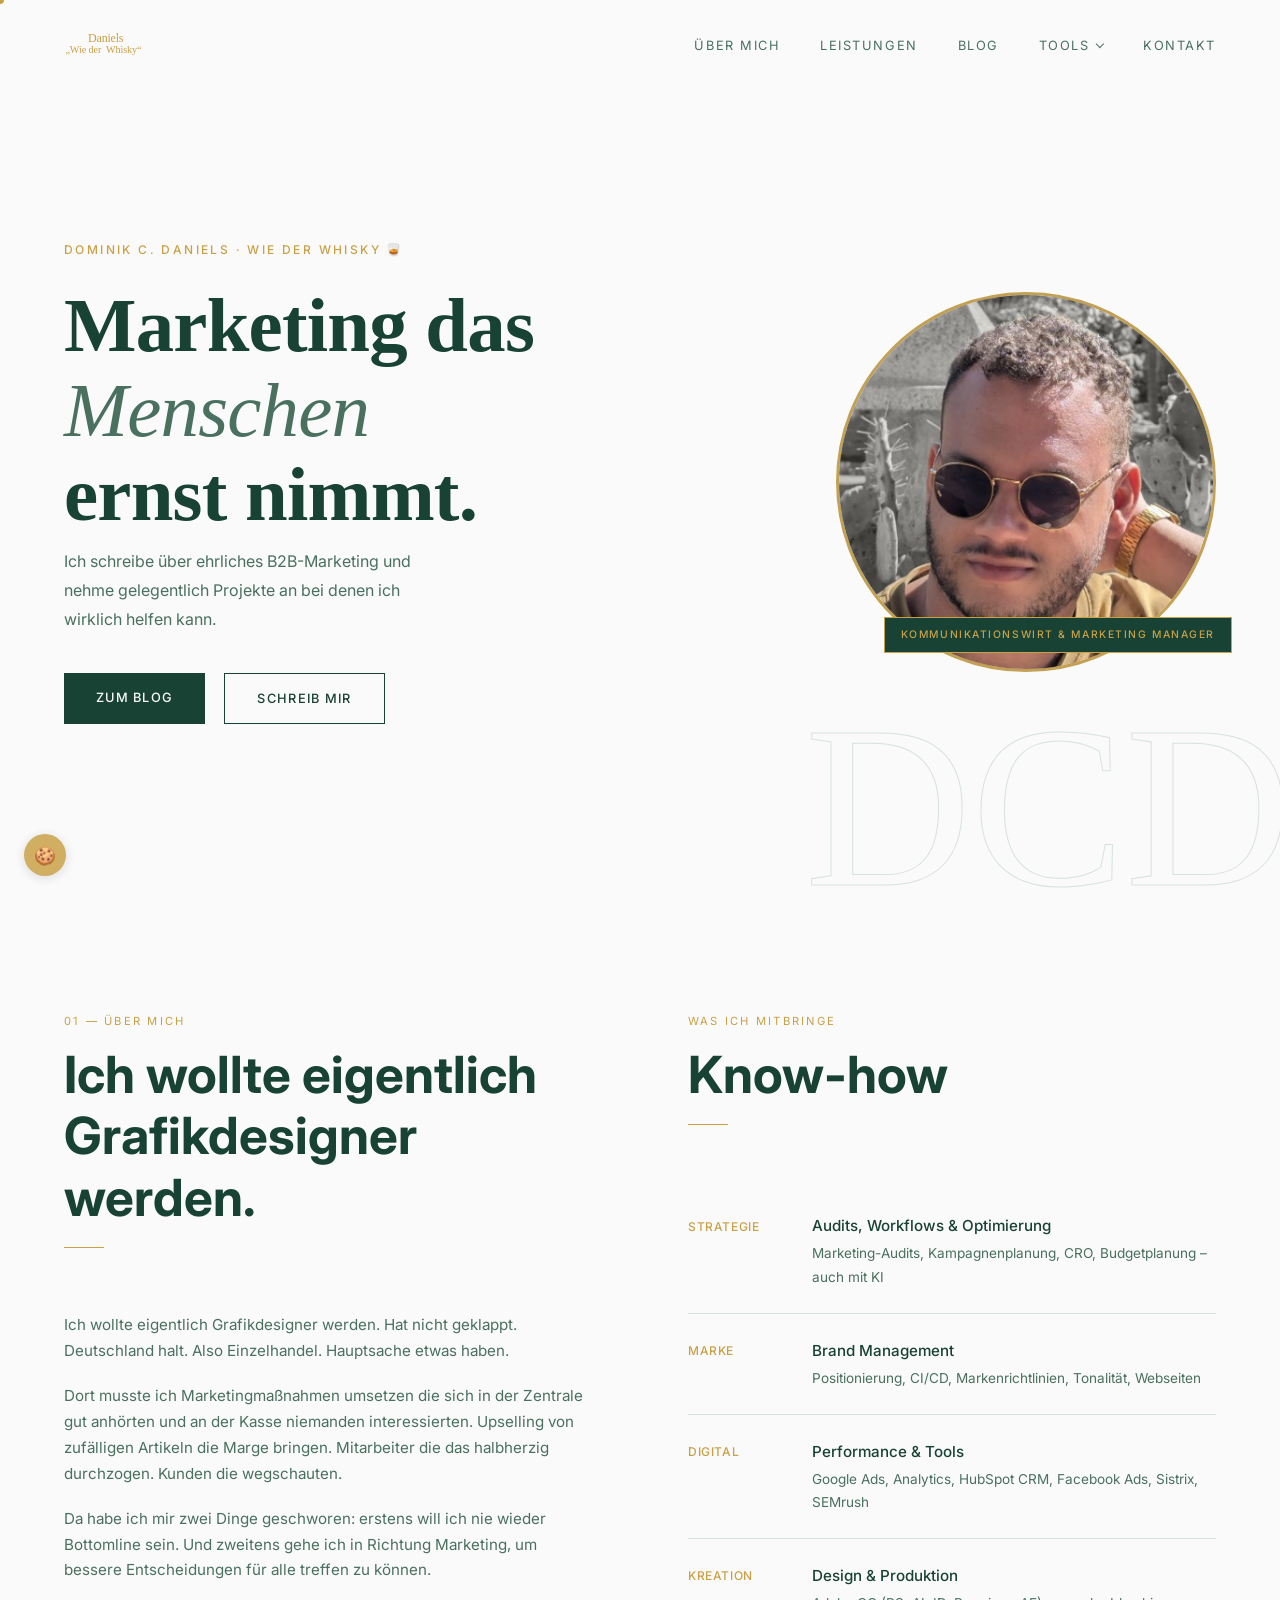
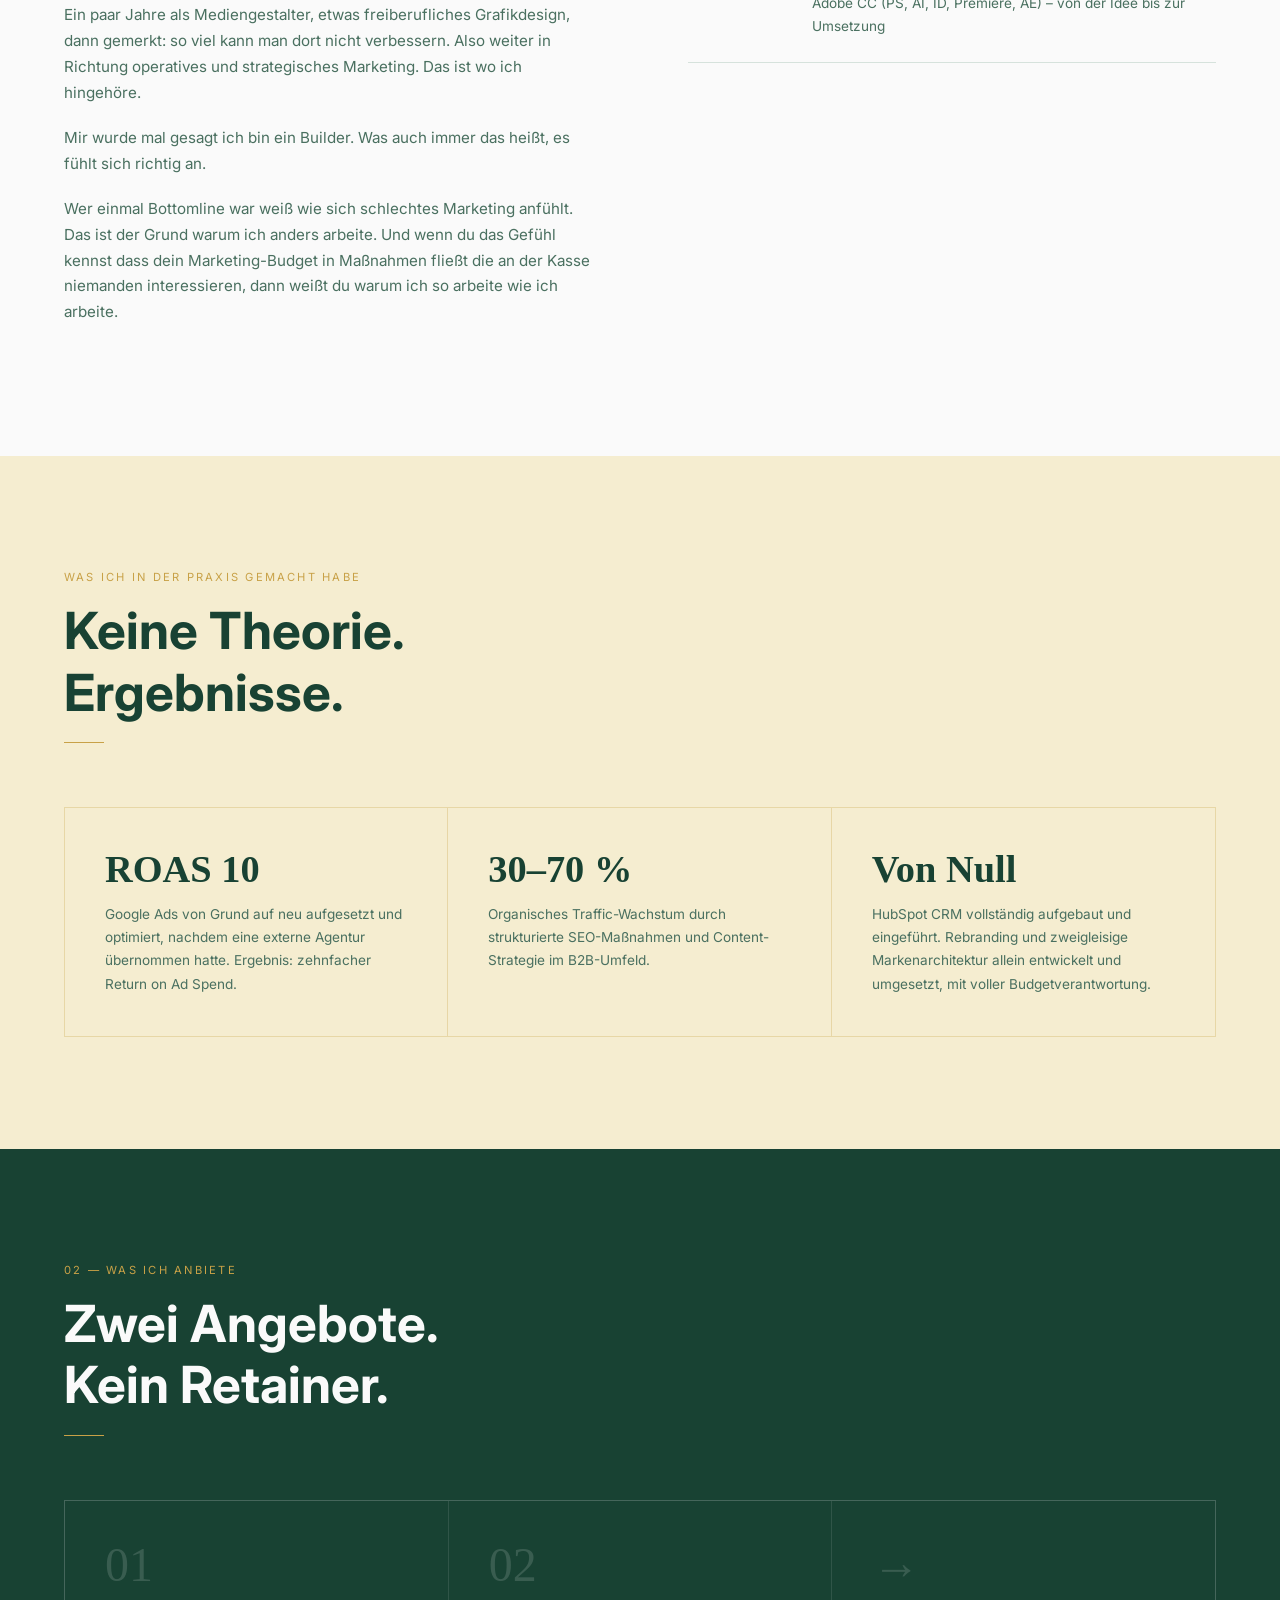
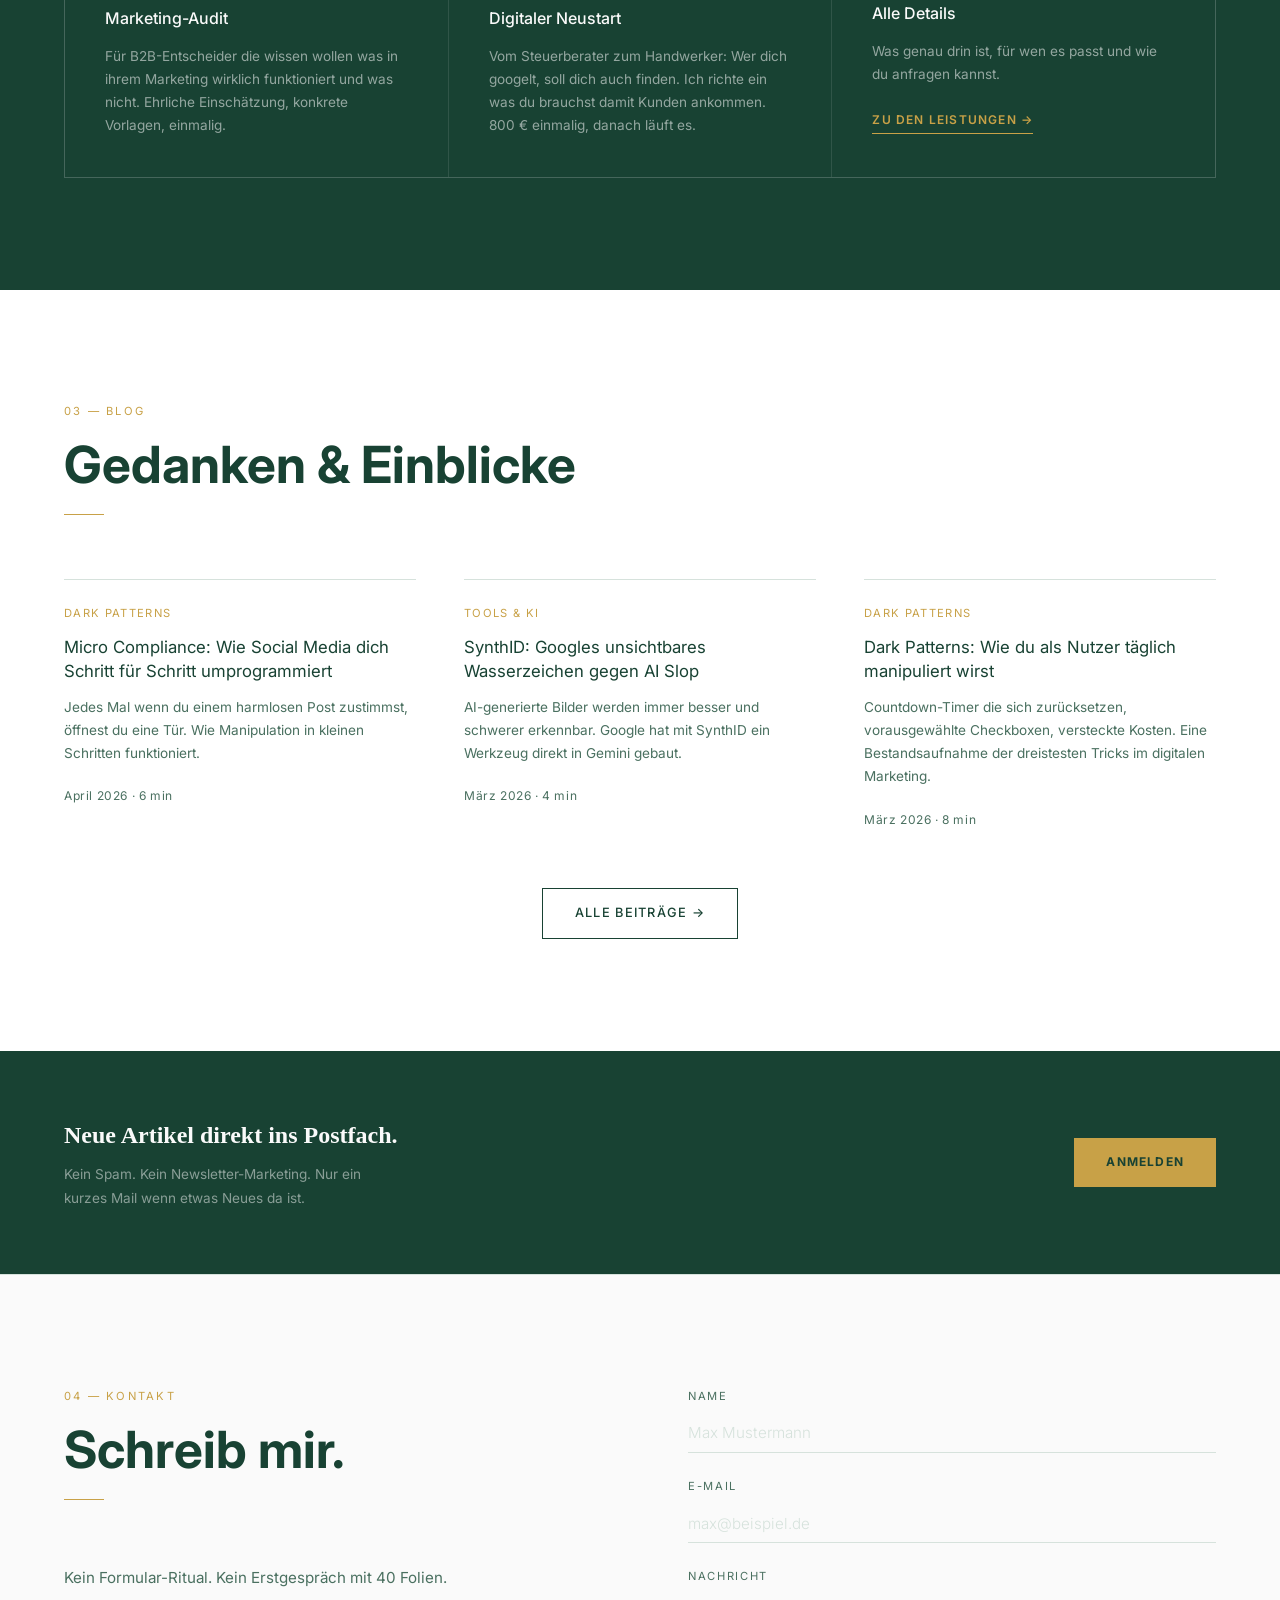
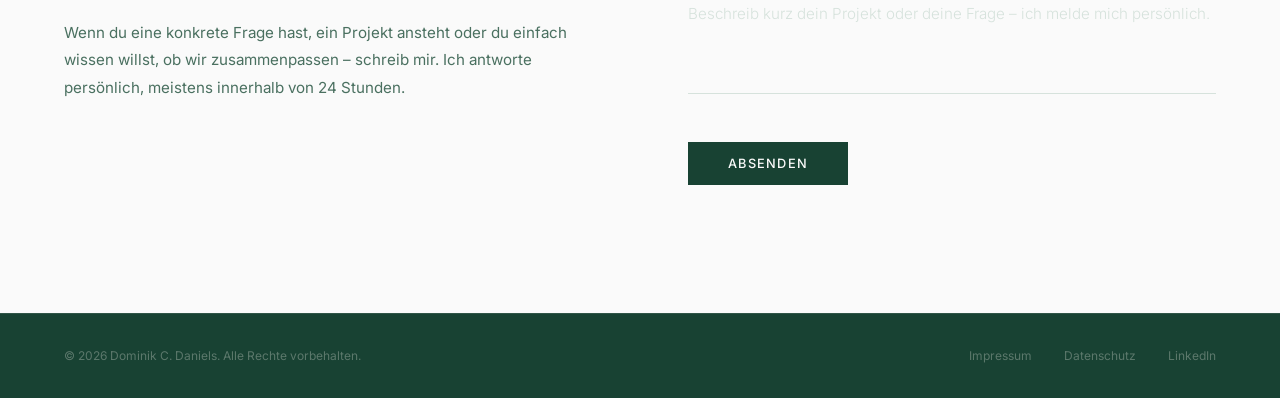
<file: index.html>
<!DOCTYPE html>
<html lang="de">
<head>
  <meta charset="UTF-8" />
  <meta name="viewport" content="width=device-width, initial-scale=1.0" />
  <title>Dominik C. Daniels – Marketing das Menschen ernst nimmt</title>
  <meta name="description" content="Ich schreibe über ehrliches B2B-Marketing und nehme gelegentlich Projekte an bei denen ich wirklich helfen kann. Marketing-Audit und Digitaler Neustart." />
  <link rel="canonical" href="https://dominikdaniels.com/" />
  <meta property="og:type" content="website" />
  <meta property="og:site_name" content="Dominik C. Daniels" />
  <meta property="og:locale" content="de_DE" />
  <meta property="og:title" content="Dominik C. Daniels – Marketing das Menschen ernst nimmt" />
  <meta property="og:description" content="Ich schreibe über ehrliches B2B-Marketing und nehme gelegentlich Projekte an bei denen ich wirklich helfen kann. Marketing-Audit und Digitaler Neustart." />
  <meta property="og:url" content="https://dominikdaniels.com/" />
  <meta property="og:image" content="https://dominikdaniels.com/images/og-default.jpg" />
  <meta property="og:image:width" content="1200" />
  <meta property="og:image:height" content="630" />
  <meta property="og:image:alt" content="Whiskyglas mit den Initialen WDW – Wie der Whisky – auf einer Bartheke" />
  <meta name="twitter:card" content="summary_large_image" />
  <link rel="icon" href="/favicon.ico" sizes="any" />
  <link rel="icon" type="image/png" sizes="48x48" href="/favicon-48.png" />
  <link rel="apple-touch-icon" href="/apple-touch-icon.png" />
  <!-- Google Tag Manager – wird nur nach Cookie-Einwilligung geladen -->
  <script>
    window.dataLayer = window.dataLayer || [];
    function gtag(){dataLayer.push(arguments);}
    // Standard-Consent: alles verweigert bis Einwilligung
    gtag('consent', 'default', {
      'analytics_storage': 'denied',
      'ad_storage': 'denied',
      'wait_for_update': 500
    });
  </script>
  <!-- Fonts via bunny.net – DSGVO-konform, kein Google-Server -->
  <link rel="preconnect" href="https://fonts.bunny.net" />
  <link href="https://fonts.bunny.net/css?family=libre-baskerville:400,400i,700|inter:300,400,500,700&display=swap" rel="stylesheet" />
  <style>
    *, *::before, *::after { box-sizing: border-box; margin: 0; padding: 0; }

    /* DSGVO-konform via bunny.net (EU-Server) */
    :root {
      --cream: #FAFAFA;
      --ink: #184233;
      --ink-light: #4a7060;
      --accent: #C8A147;
      --accent-pale: #F5EDD0;
      --line: #D6E2DC;
      --serif: 'Libre Baskerville', Georgia, serif;
      --sans: 'Inter', 'Helvetica Neue', sans-serif;
    }

    html { scroll-behavior: smooth; }

    body {
      background: var(--cream);
      color: var(--ink);
      font-family: var(--sans);
      font-weight: 400;
      line-height: 1.7;
      overflow-x: hidden;
    }

    /* ── TYPOGRAPHY ── */
    h1 { font-family: var(--serif); font-weight: 700; }
    h2, h3, h4 { font-family: var(--sans); font-weight: 700; }
    p, li, a, span, label, input, textarea, button { font-family: var(--sans); font-weight: 400; }

    /* ── CURSOR ── */
    body { cursor: none; }
    #cursor {
      position: fixed; top: 0; left: 0; width: 8px; height: 8px;
      background: var(--accent); border-radius: 50%;
      pointer-events: none; z-index: 9999;
      transform: translate(-50%, -50%);
      transition: transform 0.1s ease, width 0.2s ease, height 0.2s ease;
    }
    #cursor.hover { width: 40px; height: 40px; opacity: 0.5; }
    a, button, input, textarea { cursor: none; }

    /* ── NAV ── */

    /* ── HERO ── */
    #hero {
      min-height: 100vh;
      display: grid;
      grid-template-columns: 1fr 1fr;
      align-items: center;
      padding: 8rem 4rem 4rem;
      position: relative;
      overflow: hidden;
    }
    .hero-bg-text {
      position: absolute; bottom: -0.1em; right: -0.05em;
      font-family: var(--serif); font-size: clamp(8rem, 18vw, 20rem);
      font-weight: 300; color: transparent;
      -webkit-text-stroke: 1px var(--line);
      line-height: 1; pointer-events: none;
      user-select: none;
      animation: fadeIn 1.5s ease forwards;
    }
    .hero-content { position: relative; z-index: 1; }
    .hero-eyebrow {
      font-size: 0.75rem; letter-spacing: 0.2em; text-transform: uppercase;
      color: var(--accent); margin-bottom: 1.5rem; font-weight: 500;
      font-family: var(--sans);
      opacity: 0; animation: slideUp 0.8s ease 0.2s forwards;
    }
    .hero-title {
      font-family: var(--serif);
      font-size: clamp(3rem, 6vw, 5.5rem);
      font-weight: 700; line-height: 1.1;
      letter-spacing: -0.01em;
      margin-bottom: 0.6rem;
      opacity: 0; animation: slideUp 0.8s ease 0.4s forwards;
    }
    .hero-title em { font-style: italic; color: var(--ink-light); font-weight: 400; }
    .hero-name-full {
      font-family: var(--serif); font-weight: 700;
      font-size: clamp(1rem, 1.8vw, 1.4rem);
      color: #111111; letter-spacing: 0.08em;
      text-transform: uppercase; margin-bottom: 1.5rem;
      opacity: 0; animation: slideUp 0.8s ease 0.5s forwards;
    }
    .hero-sub {
      font-size: 1rem; color: var(--ink-light); font-family: var(--sans);
      max-width: 38ch; margin-bottom: 2.5rem; line-height: 1.8; font-weight: 400;
      opacity: 0; animation: slideUp 0.8s ease 0.6s forwards;
    }
    .hero-cta {
      display: inline-flex; gap: 1.2rem; flex-wrap: wrap;
      opacity: 0; animation: slideUp 0.8s ease 0.8s forwards;
    }
    .btn {
      display: inline-block; padding: 0.85rem 2rem;
      text-decoration: none; font-size: 0.8rem;
      letter-spacing: 0.1em; text-transform: uppercase; font-weight: 500;
      transition: all 0.25s ease;
    }
    .btn-primary {
      background: var(--ink); color: var(--cream);
    }
    .btn-primary:hover { background: var(--accent); }
    .btn-outline {
      border: 1px solid var(--ink); color: var(--ink);
    }
    .btn-outline:hover { background: var(--ink); color: var(--cream); }

    .hero-right {
      display: flex; justify-content: flex-end; align-items: center;
      position: relative; z-index: 1;
      opacity: 0; animation: fadeIn 1.2s ease 0.5s forwards;
    }
    .hero-photo-wrap {
      position: relative; width: 380px; height: 380px; flex-shrink: 0;
    }
    .hero-photo-wrap img {
      width: 100%; height: 100%; object-fit: cover;
      display: block; border-radius: 50%;
      border: 3px solid var(--accent);
      filter: grayscale(15%);
    }
    .hero-photo-badge {
      position: absolute; bottom: 1.2rem; right: -1rem;
      background: var(--ink); color: var(--accent);
      font-size: 0.65rem; letter-spacing: 0.15em; text-transform: uppercase;
      padding: 0.5rem 1rem; font-weight: 500; white-space: nowrap;
      border: 1px solid var(--accent);
    }

    /* ── SECTION BASE ── */
    section { padding: 7rem 4rem; }
    .section-header { margin-bottom: 4rem; }
    .section-number {
      font-size: 0.7rem; letter-spacing: 0.2em; text-transform: uppercase;
      color: var(--accent); margin-bottom: 0.8rem; display: block;
    }
    .section-title {
      font-family: var(--sans); font-size: clamp(2rem, 4vw, 3.2rem);
      font-weight: 700; line-height: 1.2;
    }
    .section-line { width: 40px; height: 1px; background: var(--accent); margin-top: 1.2rem; }

    #about { background: #FAFAFA; }
    .about-grid {
      display: grid; grid-template-columns: 1fr 1fr; gap: 6rem; align-items: start;
    }
    .about-text p { color: var(--ink-light); margin-bottom: 1.2rem; font-size: 0.95rem; }
    .about-text p strong { color: var(--ink); font-weight: 500; }

    .cv-items { display: flex; flex-direction: column; gap: 0; }
    .cv-item {
      display: grid; grid-template-columns: 100px 1fr;
      gap: 1.5rem; padding: 1.5rem 0;
      border-bottom: 1px solid var(--line);
      opacity: 0; transform: translateX(20px);
      transition: opacity 0.5s ease, transform 0.5s ease;
    }
    .cv-item.visible { opacity: 1; transform: translateX(0); }
    .cv-year {
      font-size: 0.75rem; color: var(--accent); letter-spacing: 0.05em;
      padding-top: 0.2rem; font-weight: 500; text-transform: uppercase;
    }
    .cv-role { font-weight: 500; font-size: 0.95rem; margin-bottom: 0.2rem; }
    .cv-company { font-size: 0.85rem; color: var(--ink-light); }

    /* ── PROOF ── */
    #proof { background: var(--accent-pale); }
    #proof .section-number { color: var(--accent); }
    .proof-grid {
      display: grid; grid-template-columns: repeat(3, 1fr);
      gap: 0; border: 1px solid rgba(200,161,71,0.3);
    }
    .proof-item {
      padding: 2.5rem; border-right: 1px solid rgba(200,161,71,0.3);
    }
    .proof-item:last-child { border-right: none; }
    .proof-number {
      font-family: var(--serif); font-size: 2.4rem; font-weight: 700;
      color: var(--ink); display: block; margin-bottom: 0.8rem; line-height: 1.1;
    }
    .proof-desc { font-size: 0.85rem; color: var(--ink-light); line-height: 1.7; }

    /* ── SERVICES ── */
    #services { background: var(--ink); }
    #services .section-number { color: var(--accent); }
    #services .section-title { color: var(--cream); }
    #services .section-line { background: var(--accent); }
    .services-grid {
      display: grid; grid-template-columns: repeat(3, 1fr); gap: 1px;
      background: rgba(250,250,250,0.1); border: 1px solid rgba(250,250,250,0.1);
    }
    .services-grid-single {
      grid-template-columns: 1fr; max-width: 640px;
    }
    .service-card {
      background: var(--ink); padding: 2.5rem;
      transition: background 0.3s;
    }
    .service-card:hover { background: #1e5040; }
    .service-card-featured { border: 1px solid rgba(200,161,71,0.3); }
    .service-number {
      font-family: var(--serif); font-size: 3rem; font-weight: 300;
      color: rgba(250,250,250,0.15); line-height: 1; margin-bottom: 1rem;
    }
    .service-title { font-weight: 500; font-size: 1rem; margin-bottom: 0.8rem; color: var(--cream); }
    .service-desc { font-size: 0.85rem; color: rgba(250,250,250,0.55); line-height: 1.7; }
    .service-avail {
      margin-top: 1.5rem; font-size: 0.78rem; color: var(--accent);
      letter-spacing: 0.05em; text-transform: uppercase; font-weight: 500;
    }

    /* ── BLOG ── */
    #blog { background: white; }
    .blog-grid { display: grid; grid-template-columns: repeat(3, 1fr); gap: 3rem; }
    .blog-card {
      border-top: 1px solid var(--line); padding-top: 1.5rem;
      opacity: 0; transform: translateY(20px);
      transition: opacity 0.6s ease, transform 0.6s ease;
    }
    .blog-card.visible { opacity: 1; transform: translateY(0); }
    .blog-tag {
      font-size: 0.7rem; letter-spacing: 0.12em; text-transform: uppercase;
      color: var(--accent); margin-bottom: 0.8rem; display: block;
    }
    .blog-title {
      font-family: var(--sans); font-size: 1.05rem; font-weight: 700;
      line-height: 1.4; margin-bottom: 0.8rem;
    }
    .blog-title a { text-decoration: none; color: var(--ink); }
    .blog-title a:hover { color: var(--accent); }
    .blog-excerpt { font-size: 0.85rem; color: var(--ink-light); margin-bottom: 1rem; }
    .blog-date { font-size: 0.75rem; color: var(--ink-light); letter-spacing: 0.05em; }
    .blog-more { margin-top: 3.5rem; text-align: center; }

    /* ── NEWSLETTER ── */
    .newsletter-block {
      background: var(--ink); padding: 4rem;
      display: flex; justify-content: space-between; align-items: center; gap: 3rem; flex-wrap: wrap;
    }
    .newsletter-text h3 { font-family: var(--serif); font-size: 1.5rem; font-weight: 700; color: var(--cream); margin-bottom: 0.5rem; }
    .newsletter-text p { font-size: 0.85rem; color: rgba(250,250,250,0.5); max-width: 38ch; line-height: 1.7; }
    .newsletter-form { display: flex; gap: 0; flex-shrink: 0; }
    .newsletter-input {
      background: transparent; border: 1px solid rgba(250,250,250,0.2);
      border-right: none; color: var(--cream); font-family: var(--sans);
      font-size: 0.85rem; padding: 0.8rem 1.2rem; outline: none; width: 260px;
      transition: border-color 0.3s;
    }
    .newsletter-input:focus { border-color: var(--accent); }
    .newsletter-input::placeholder { color: rgba(250,250,250,0.3); }
    .newsletter-btn {
      display: inline-block;
      background: var(--accent); border: none; color: var(--ink);
      font-family: var(--sans); font-size: 0.75rem; font-weight: 700;
      letter-spacing: 0.1em; text-transform: uppercase; text-decoration: none;
      padding: 0.9rem 2rem; transition: opacity 0.2s; cursor: none; white-space: nowrap;
    }
    .newsletter-btn:hover { opacity: 0.85; }
    .newsletter-note { font-size: 0.72rem; color: rgba(250,250,250,0.25); margin-top: 0.6rem; }

    /* ── CONTACT ── */
    #contact { background: var(--cream); color: var(--ink); border-top: 1px solid var(--line); }
    #contact .section-number { color: var(--accent); }
    #contact .section-title { color: var(--ink); }
    #contact .section-line { background: var(--accent); }
    .contact-grid { display: grid; grid-template-columns: 1fr 1fr; gap: 6rem; align-items: start; }
    .contact-intro { font-size: 0.95rem; color: var(--ink-light); line-height: 1.8; }

    .form-group { margin-bottom: 1.5rem; }
    .form-label {
      display: block; font-size: 0.7rem; letter-spacing: 0.15em;
      text-transform: uppercase; color: var(--ink-light);
      margin-bottom: 0.5rem;
    }
    .form-input, .form-textarea {
      width: 100%; background: transparent;
      border: none; border-bottom: 1px solid var(--line);
      color: var(--ink); font-family: var(--sans); font-size: 0.95rem;
      font-weight: 300; padding: 0.6rem 0;
      outline: none; transition: border-color 0.3s;
    }
    .form-input:focus, .form-textarea:focus {
      border-bottom-color: var(--ink);
    }
    .form-textarea { resize: none; min-height: 100px; }
    .form-input::placeholder, .form-textarea::placeholder {
      color: var(--line);
    }
    .btn-send {
      background: var(--ink); color: var(--cream);
      padding: 0.85rem 2.5rem; border: none; font-family: var(--sans);
      font-size: 0.8rem; letter-spacing: 0.1em; text-transform: uppercase;
      font-weight: 500; transition: background 0.25s;
      margin-top: 1rem;
    }
    .btn-send:hover { background: var(--accent); color: var(--ink); }
    .form-note {
      font-size: 0.75rem; color: var(--ink-light); opacity: 0.5; margin-top: 1rem; display: block;
    }

    /* ── FOOTER ── */
    footer {
      background: var(--ink);
      border-top: 1px solid rgba(250,250,250,0.1);
      padding: 2rem 4rem;
      display: flex; justify-content: space-between; align-items: center;
    }
    .footer-copy { font-size: 0.75rem; color: rgba(247,244,239,0.3); }
    .footer-links { display: flex; gap: 2rem; }
    .footer-links a {
      font-size: 0.75rem; color: rgba(247,244,239,0.3);
      text-decoration: none; transition: color 0.2s;
    }
    .footer-links a:hover { color: var(--accent); }

    /* ── ANIMATIONS ── */
    @keyframes slideUp {
      from { opacity: 0; transform: translateY(24px); }
      to   { opacity: 1; transform: translateY(0); }
    }
    @keyframes fadeIn {
      from { opacity: 0; }
      to   { opacity: 1; }
    }

    /* ── RESPONSIVE ── */
    @media (max-width: 900px) {
      #hero { grid-template-columns: 1fr; padding: 8rem 2rem 4rem; gap: 3rem; }
      .hero-right { justify-content: flex-start; }
      .hero-photo-wrap { width: 280px; height: 280px; }
      .hero-bg-text { font-size: 30vw; }
      section { padding: 5rem 2rem; }
      .about-grid, .contact-grid { grid-template-columns: 1fr; gap: 3rem; }
      .proof-grid { grid-template-columns: 1fr; }
      .proof-item { border-right: none; border-bottom: 1px solid rgba(200,161,71,0.3); }
      .proof-item:last-child { border-bottom: none; }
      .services-grid { grid-template-columns: 1fr; }
      .blog-grid { grid-template-columns: 1fr; gap: 2rem; }
      footer { flex-direction: column; gap: 1rem; text-align: center; }
    }
</style>
  <link rel="stylesheet" href="assets/nav.css" />
  <script src="assets/nav.js" defer></script>
</head>
<body>

  <div id="cursor"></div>

  <!-- NAV -->
  <nav class="site-nav nav--hero" id="navbar" aria-label="Hauptnavigation">
    <a class="nav-logo" href="#"><img src="images/logo.svg" alt="Dominik C. Daniels – Startseite"></a>
    <ul class="nav-links" id="navLinks">
      <li><a href="#about">Über mich</a></li>
      <li><a href="leistungen.html">Leistungen</a></li>
      <li><a href="blog.html">Blog</a></li>
      <li class="nav-sub">
        <button type="button" class="nav-sub-toggle" aria-expanded="false" aria-controls="navTools">Tools</button>
        <ul class="nav-sub-menu" id="navTools">
          <li><a href="kpi-rechner.html">Marketing-Rechner<small>ROAS, ROI, CAC und mehr berechnen</small></a></li>
        </ul>
      </li>
      <li><a href="#contact">Kontakt</a></li>
    </ul>
    <button class="hamburger" id="hamburger" type="button" aria-label="Menü öffnen" aria-expanded="false" aria-controls="navLinks"><span></span><span></span><span></span></button>
  </nav>

  <!-- HERO -->
  <section id="hero">
    <div class="hero-content">
      <p class="hero-eyebrow">Dominik C. Daniels · Wie der Whisky 🥃</p>
      <h1 class="hero-title">
        Marketing das<br>
        <em>Menschen</em><br>
        ernst nimmt.
      </h1>
      <p class="hero-sub">
        Ich schreibe über ehrliches B2B-Marketing und nehme gelegentlich Projekte an bei denen ich wirklich helfen kann.
      </p>
      <div class="hero-cta">
        <a href="blog.html" class="btn btn-primary">Zum Blog</a>
        <a href="#contact" class="btn btn-outline">Schreib mir</a>
      </div>
    </div>
    <div class="hero-right">
      <div class="hero-photo-wrap">
        <img src="/images/profil.jpg" alt="Dominik C. Daniels" />
        <span class="hero-photo-badge">Kommunikationswirt & Marketing Manager</span>
      </div>
    </div>
    <div class="hero-bg-text" aria-hidden="true">DCD</div>
  </section>

  <!-- ABOUT / CV -->
  <section id="about">
    <div class="about-grid">
      <div>
        <div class="section-header">
          <span class="section-number">01 — Über mich</span>
          <h2 class="section-title">Ich wollte eigentlich<br>Grafikdesigner werden.</h2>
          <div class="section-line"></div>
        </div>
        <div class="about-text">
          <p>Ich wollte eigentlich Grafikdesigner werden. Hat nicht geklappt. Deutschland halt. Also Einzelhandel. Hauptsache etwas haben.</p>
          <p>Dort musste ich Marketingmaßnahmen umsetzen die sich in der Zentrale gut anhörten und an der Kasse niemanden interessierten. Upselling von zufälligen Artikeln die Marge bringen. Mitarbeiter die das halbherzig durchzogen. Kunden die wegschauten.</p>
          <p>Da habe ich mir zwei Dinge geschworen: erstens will ich nie wieder Bottomline sein. Und zweitens gehe ich in Richtung Marketing, um bessere Entscheidungen für alle treffen zu können.</p>
          <p>Ein paar Jahre als Mediengestalter, etwas freiberufliches Grafikdesign, dann gemerkt: so viel kann man dort nicht verbessern. Also weiter in Richtung operatives und strategisches Marketing. Das ist wo ich hingehöre.</p>
          <p>Mir wurde mal gesagt ich bin ein Builder. Was auch immer das heißt, es fühlt sich richtig an.</p>
          <p>Wer einmal Bottomline war weiß wie sich schlechtes Marketing anfühlt. Das ist der Grund warum ich anders arbeite. Und wenn du das Gefühl kennst dass dein Marketing-Budget in Maßnahmen fließt die an der Kasse niemanden interessieren, dann weißt du warum ich so arbeite wie ich arbeite.</p>
        </div>
      </div>
      <div>
        <div class="section-header">
          <span class="section-number">Was ich mitbringe</span>
          <h2 class="section-title">Know-how</h2>
          <div class="section-line"></div>
        </div>
        <div class="cv-items" id="cvItems">
          <div class="cv-item">
            <div class="cv-year">Strategie</div>
            <div>
              <div class="cv-role">Audits, Workflows & Optimierung</div>
              <div class="cv-company">Marketing-Audits, Kampagnenplanung, CRO, Budgetplanung – auch mit KI</div>
            </div>
          </div>
          <div class="cv-item">
            <div class="cv-year">Marke</div>
            <div>
              <div class="cv-role">Brand Management</div>
              <div class="cv-company">Positionierung, CI/CD, Markenrichtlinien, Tonalität, Webseiten</div>
            </div>
          </div>
          <div class="cv-item">
            <div class="cv-year">Digital</div>
            <div>
              <div class="cv-role">Performance & Tools</div>
              <div class="cv-company">Google Ads, Analytics, HubSpot CRM, Facebook Ads, Sistrix, SEMrush</div>
            </div>
          </div>
          <div class="cv-item">
            <div class="cv-year">Kreation</div>
            <div>
              <div class="cv-role">Design & Produktion</div>
              <div class="cv-company">Adobe CC (PS, AI, ID, Premiere, AE) – von der Idee bis zur Umsetzung</div>
            </div>
          </div>
        </div>
      </div>
    </div>
  </section>

  <!-- PROOF -->
  <section id="proof">
    <div class="section-header">
      <span class="section-number">Was ich in der Praxis gemacht habe</span>
      <h2 class="section-title">Keine Theorie.<br>Ergebnisse.</h2>
      <div class="section-line"></div>
    </div>
    <div class="proof-grid">
      <div class="proof-item">
        <span class="proof-number">ROAS 10</span>
        <p class="proof-desc">Google Ads von Grund auf neu aufgesetzt und optimiert, nachdem eine externe Agentur übernommen hatte. Ergebnis: zehnfacher Return on Ad Spend.</p>
      </div>
      <div class="proof-item">
        <span class="proof-number">30–70 %</span>
        <p class="proof-desc">Organisches Traffic-Wachstum durch strukturierte SEO-Maßnahmen und Content-Strategie im B2B-Umfeld.</p>
      </div>
      <div class="proof-item">
        <span class="proof-number">Von Null</span>
        <p class="proof-desc">HubSpot CRM vollständig aufgebaut und eingeführt. Rebranding und zweigleisige Markenarchitektur allein entwickelt und umgesetzt, mit voller Budgetverantwortung.</p>
      </div>
    </div>
  </section>

  <!-- SERVICES -->
  <section id="services">
    <div class="section-header">
      <span class="section-number">02 — Was ich anbiete</span>
      <h2 class="section-title">Zwei Angebote.<br>Kein Retainer.</h2>
      <div class="section-line"></div>
    </div>
    <div class="services-grid">
      <div class="service-card">
        <div class="service-number">01</div>
        <div class="service-title">Marketing-Audit</div>
        <p class="service-desc">Für B2B-Entscheider die wissen wollen was in ihrem Marketing wirklich funktioniert und was nicht. Ehrliche Einschätzung, konkrete Vorlagen, einmalig.</p>
      </div>
      <div class="service-card">
        <div class="service-number">02</div>
        <div class="service-title">Digitaler Neustart</div>
        <p class="service-desc">Vom Steuerberater zum Handwerker: Wer dich googelt, soll dich auch finden. Ich richte ein was du brauchst damit Kunden ankommen. 800 € einmalig, danach läuft es.</p>
      </div>
      <div class="service-card" style="display:flex; flex-direction:column; justify-content:center; align-items:flex-start;">
        <div class="service-number" style="margin-bottom:0.5rem;">→</div>
        <div class="service-title">Alle Details</div>
        <p class="service-desc" style="margin-bottom:1.5rem;">Was genau drin ist, für wen es passt und wie du anfragen kannst.</p>
        <a href="leistungen.html" style="font-size:0.75rem; letter-spacing:0.1em; text-transform:uppercase; color:var(--accent); text-decoration:none; font-weight:600; border-bottom:1px solid var(--accent); padding-bottom:2px;">Zu den Leistungen →</a>
      </div>
    </div>
  </section>

  <!-- BLOG -->
  <section id="blog">
    <div class="section-header">
      <span class="section-number">03 — Blog</span>
      <h2 class="section-title">Gedanken & Einblicke</h2>
      <div class="section-line"></div>
    </div>
    <div class="blog-grid" id="blogGrid">
      <div class="blog-card">
        <span class="blog-tag">Dark Patterns</span>
        <h3 class="blog-title"><a href="blog/micro-compliance.html">Micro Compliance: Wie Social Media dich Schritt für Schritt umprogrammiert</a></h3>
        <p class="blog-excerpt">Jedes Mal wenn du einem harmlosen Post zustimmst, öffnest du eine Tür. Wie Manipulation in kleinen Schritten funktioniert.</p>
        <span class="blog-date">April 2026 · 6 min</span>
      </div>
      <div class="blog-card">
        <span class="blog-tag">Tools & KI</span>
        <h3 class="blog-title"><a href="blog/synthid.html">SynthID: Googles unsichtbares Wasserzeichen gegen AI Slop</a></h3>
        <p class="blog-excerpt">AI-generierte Bilder werden immer besser und schwerer erkennbar. Google hat mit SynthID ein Werkzeug direkt in Gemini gebaut.</p>
        <span class="blog-date">März 2026 · 4 min</span>
      </div>
      <div class="blog-card">
        <span class="blog-tag">Dark Patterns</span>
        <h3 class="blog-title"><a href="blog/dark-patterns.html">Dark Patterns: Wie du als Nutzer täglich manipuliert wirst</a></h3>
        <p class="blog-excerpt">Countdown-Timer die sich zurücksetzen, vorausgewählte Checkboxen, versteckte Kosten. Eine Bestandsaufnahme der dreistesten Tricks im digitalen Marketing.</p>
        <span class="blog-date">März 2026 · 8 min</span>
      </div>
    </div>
    <div class="blog-more">
      <a href="blog.html" class="btn btn-outline">Alle Beiträge →</a>
    </div>
  </section>

  <!-- NEWSLETTER -->
  <div class="newsletter-block">
    <div class="newsletter-text">
      <h3>Neue Artikel direkt ins Postfach.</h3>
      <p>Kein Spam. Kein Newsletter-Marketing. Nur ein kurzes Mail wenn etwas Neues da ist.</p>
    </div>
    <a href="https://308acf86.sibforms.com/serve/[base64]" target="_blank" class="newsletter-btn">Anmelden</a>
  </div>

  <!-- CONTACT -->
  <section id="contact">
    <div class="contact-grid">
      <div>
        <div class="section-header">
          <span class="section-number">04 — Kontakt</span>
          <h2 class="section-title">Schreib mir.</h2>
          <div class="section-line"></div>
        </div>
        <p class="contact-intro">
          Kein Formular-Ritual. Kein Erstgespräch mit 40 Folien.<br><br>
          Wenn du eine konkrete Frage hast, ein Projekt ansteht oder du einfach wissen willst, ob wir zusammenpassen – schreib mir. Ich antworte persönlich, meistens innerhalb von 24 Stunden.
        </p>
      </div>
      <div>
        <form id="contactForm">
          <div class="form-group">
            <label class="form-label" for="name">Name</label>
            <input class="form-input" id="name" name="name" type="text" placeholder="Max Mustermann" required />
          </div>
          <div class="form-group">
            <label class="form-label" for="email">E-Mail</label>
            <input class="form-input" id="email" name="email" type="email" placeholder="max@beispiel.de" required />
          </div>
          <div class="form-group">
            <label class="form-label" for="message">Nachricht</label>
            <textarea class="form-textarea" id="message" name="message" rows="4" placeholder="Beschreib kurz dein Projekt oder deine Frage – ich melde mich persönlich." required></textarea>
          </div>
          <!-- Honeypot spam protection -->
          <input type="text" name="_gotcha" style="display:none" />
          <input type="hidden" name="_subject" value="Neue Nachricht von dominikdaniels.com" />
          <button class="btn-send" type="button" onclick="handleSubmit()">Absenden</button>
          <span class="form-note" id="formNote"></span>
        </form>
      </div>
    </div>
  </section>

  <!-- FOOTER -->
  <footer>
    <span class="footer-copy">© 2026 Dominik C. Daniels. Alle Rechte vorbehalten.</span>
    <div class="footer-links">
      <a href="impressum.html">Impressum</a>
      <a href="datenschutz.html">Datenschutz</a>
      <a href="https://www.linkedin.com/in/dominik-daniels/" target="_blank">LinkedIn</a>
    </div>
  </footer>

  <script>

    // Custom Cursor
    const cursor = document.getElementById('cursor');
    document.addEventListener('mousemove', e => {
      cursor.style.left = e.clientX + 'px';
      cursor.style.top  = e.clientY + 'px';
    });
    document.querySelectorAll('a, button, input, textarea').forEach(el => {
      el.addEventListener('mouseenter', () => cursor.classList.add('hover'));
      el.addEventListener('mouseleave', () => cursor.classList.remove('hover'));
    });


    // Scroll reveal
    const revealEls = document.querySelectorAll('.cv-item, .blog-card');
    const observer = new IntersectionObserver(entries => {
      entries.forEach((entry, i) => {
        if (entry.isIntersecting) {
          setTimeout(() => entry.target.classList.add('visible'), i * 100);
        }
      });
    }, { threshold: 0.15 });
    revealEls.forEach(el => observer.observe(el));

    // Contact Form – Formspree
    async function handleSubmit() {
      const name    = document.getElementById('name').value.trim();
      const email   = document.getElementById('email').value.trim();
      const message = document.getElementById('message').value.trim();
      const note    = document.getElementById('formNote');
      const btn     = document.querySelector('.btn-send');

      if (!name || !email || !message) {
        note.style.color = '#c0392b';
        note.textContent = 'Bitte fülle alle Felder aus.';
        return;
      }

      // Domain restriction – nur von dominikdaniels.com erlaubt
      const allowed = ['dominikdaniels.com', 'www.dominikdaniels.com', 'dochda.github.io', 'localhost'];
      const host = window.location.hostname;
      if (!allowed.includes(host)) {
        note.style.color = '#c0392b';
        note.textContent = 'Ungültige Anfrage.';
        return;
      }

      btn.textContent = 'Wird gesendet...';
      btn.disabled = true;

      try {
        const res = await fetch('https://formspree.io/f/xzdanlla', {
          method: 'POST',
          headers: { 'Content-Type': 'application/json', 'Accept': 'application/json' },
          body: JSON.stringify({ name, email, message })
        });

        if (res.ok) {
          // GTM Conversion Event feuern
          window.dataLayer = window.dataLayer || [];
          window.dataLayer.push({
            'event': 'generate_lead',
            'form_name': 'Kontaktformular'
          });
          document.getElementById('contactForm').innerHTML = `
            <p style="font-family: var(--serif); font-size: 1.5rem; font-weight: 300; color: var(--ink); line-height: 1.4;">
              Danke, ${name}.<br><span style="color: var(--ink-light); font-size: 1.1rem;">Ich melde mich bald.</span>
            </p>`;
        } else {
          throw new Error();
        }
      } catch {
        note.style.color = '#c0392b';
        note.textContent = 'Etwas hat nicht geklappt. Versuch es nochmal oder schreib direkt an domikdaniels@gmail.com';
        btn.textContent = 'Absenden';
        btn.disabled = false;
      }
    }
  </script>
  <!-- KLARO Cookie Manager + GTM/GA4 Consent Mode v2 -->
  <script>
    // Klaro Konfiguration
    var klaroConfig = {
      version: 1,
      elementID: 'klaro',
      styling: { theme: ['light', 'bottom', 'wide'] },
      noAutoLoad: false,
      htmlTexts: true,
      embedded: false,
      groupByPurpose: true,
      storageMethod: 'localStorage',
      cookieName: 'klaro',
      cookieExpiresAfterDays: 365,
      default: false,
      mustConsent: false,
      acceptAll: true,
      hideDeclineAll: false,
      hideLearnMore: false,
      noticeAsModal: false,
      showNoticeTitle: true,
      showCloseButton: true,
      lang: 'de',
      translations: {
        de: {
          privacyPolicyUrl: '/datenschutz.html',
          consentmodal: {
            title: 'Cookies & Datenschutz',
            description: 'Ich nutze einige externe Dienste um diese Website zu betreiben und zu verbessern. Du entscheidest selbst welche du aktivierst. Mehr dazu in der <a href="/datenschutz.html">Datenschutzerklärung</a>.',
          },
          consentNotice: {
            description: 'Ich nutze Cookies und externe Dienste. Du kannst selbst entscheiden welche du erlaubst. {purposes}',
            learnMore: 'Einstellungen',
          },
          acceptAll: 'Alle akzeptieren',
          acceptSelected: 'Auswahl speichern',
          decline: 'Ablehnen',
          close: 'Schließen',
          ok: 'OK',
          purposes: {
            analytics: 'Analyse',
            marketing: 'Marketing',
          },
        }
      },
      services: [
        {
          name: 'google-tag-manager',
          title: 'Google Analytics 4 (über Google Tag Manager)',
          purposes: ['analytics'],
          required: false,
          onAccept: `
            gtag('consent', 'update', {'analytics_storage': 'granted', 'ad_storage': 'denied'});
            (function(w,d,s,l,i){w[l]=w[l]||[];w[l].push({'gtm.start':
            new Date().getTime(),event:'gtm.js'});var f=d.getElementsByTagName(s)[0],
            j=d.createElement(s),dl=l!='dataLayer'?'&l='+l:'';j.async=true;j.src=
            'https://www.googletagmanager.com/gtm.js?id='+i+dl;f.parentNode.insertBefore(j,f);
            })(window,document,'script','dataLayer','GTM-TT2MLMR5');
          `,
          onDecline: `
            gtag('consent', 'update', {'analytics_storage': 'denied', 'ad_storage': 'denied'});
          `,
          translations: {
            de: {
              description: 'Anonymisierte Auswertung der Seitenaufrufe und Kontaktanfragen mit Google Analytics 4. Wird über den Google Tag Manager geladen. Keine Werbe-Cookies.'
            }
          }
        }
      ]
    };
  </script>
  <!-- Klaro CSS angepasst an Brandfarben -->
  <style>
    /* Klaro Banner – Satin Gold als Hintergrund */
    .klaro .cookie-notice,
    .klaro .cookie-modal .cm-modal {
      background: #C8A147 !important;
      color: #184233 !important;
    }
    .klaro .cookie-notice .cn-title,
    .klaro .cookie-modal .cm-modal .cm-header h1,
    .klaro .cookie-modal .cm-modal .cm-header h2 {
      color: #184233 !important;
    }
    .klaro .cookie-notice p,
    .klaro .cookie-modal p,
    .klaro .cookie-modal .cm-list-label,
    .klaro .cookie-modal .cm-list-description {
      color: #184233 !important;
    }
    /* Buttons */
    .klaro .cookie-notice .cn-btn.cm-btn-success,
    .klaro .cookie-modal .cm-btn.cm-btn-success {
      background: #184233 !important;
      color: #FAFAFA !important;
      border: none !important;
    }
    .klaro .cookie-notice .cn-btn,
    .klaro .cookie-modal .cm-btn {
      background: transparent !important;
      border: 1px solid #184233 !important;
      color: #184233 !important;
    }
    .klaro .cookie-notice .cn-btn:hover,
    .klaro .cookie-modal .cm-btn:hover {
      opacity: 0.75 !important;
    }
    /* Links */
    .klaro .cookie-notice a,
    .klaro .cookie-modal a {
      color: #184233 !important;
      text-decoration: underline !important;
    }
    /* Toggle */
    .klaro .cookie-modal .cm-toggle-all .slider,
    .klaro .cookie-modal .cm-list-input:checked + .cm-list-label .slider {
      background: #184233 !important;
    }
    /* Header/Footer der Modal */
    .klaro .cookie-modal .cm-modal .cm-header,
    .klaro .cookie-modal .cm-modal .cm-footer {
      background: #b8922e !important;
      border-color: rgba(24,66,51,0.2) !important;
    }
  </style>
  <script defer src="https://cdn.kiprotect.com/klaro/v0.7/klaro.js"></script>

  <!-- Persistenter Cookie-Einstellungen Button -->
  <button id="cookieSettingsBtn" onclick="klaro.show()" title="Cookie-Einstellungen">
    🍪
  </button>
  <style>
    #cookieSettingsBtn {
      position: fixed; bottom: 1.5rem; left: 1.5rem;
      width: 42px; height: 42px; border-radius: 50%;
      background: #C8A147; border: none;
      font-size: 1.1rem; cursor: pointer;
      box-shadow: 0 2px 12px rgba(0,0,0,0.15);
      z-index: 998; transition: transform 0.2s, opacity 0.2s;
      opacity: 0.85;
    }
    #cookieSettingsBtn:hover { transform: scale(1.1); opacity: 1; }
  </style>

</body>
</html>
</file>
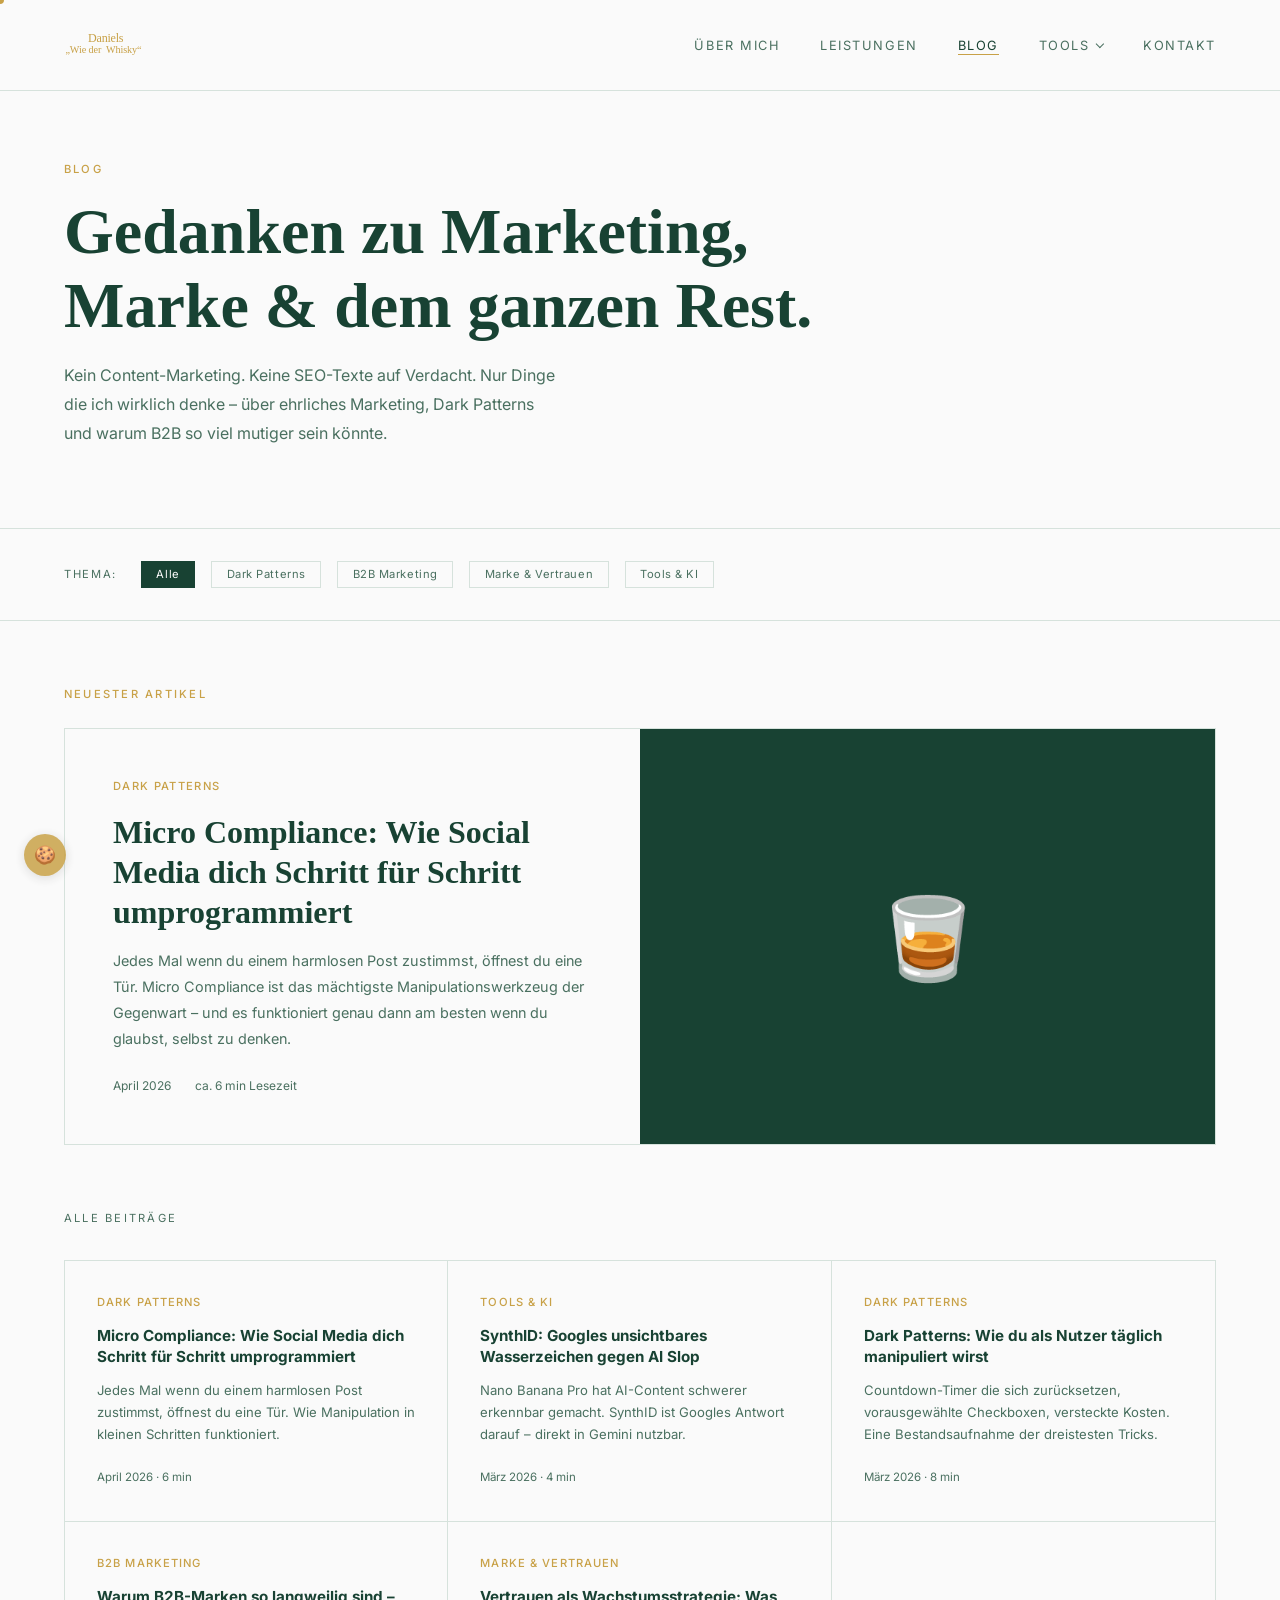
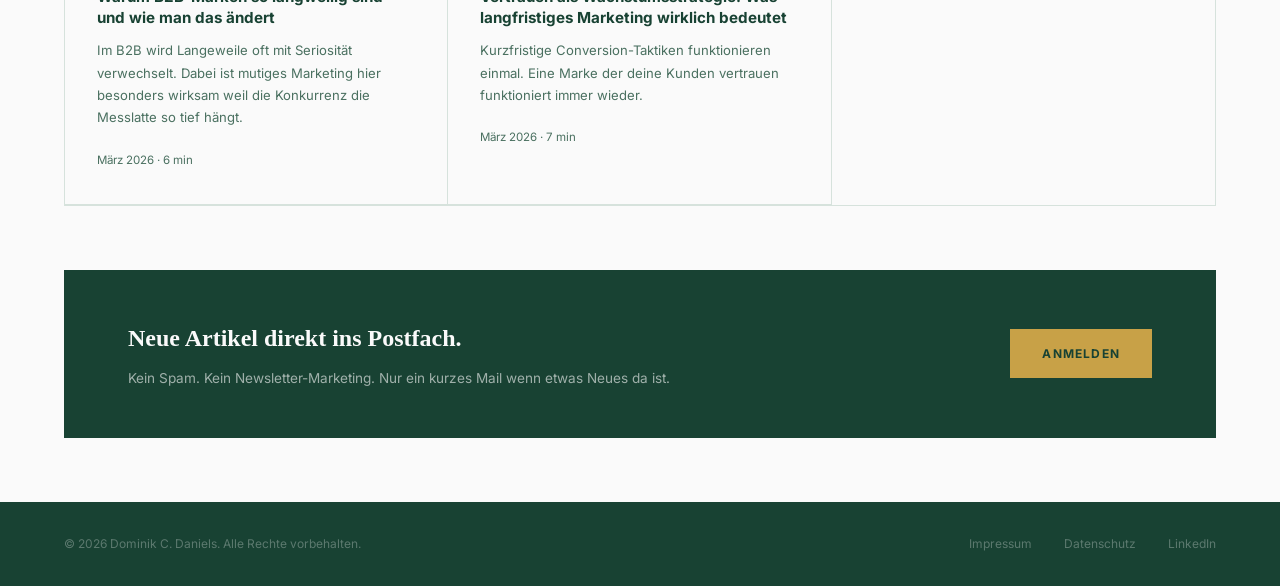
<file: blog.html>
<!DOCTYPE html>
<html lang="de">
<head>
  <meta charset="UTF-8" />
  <meta name="viewport" content="width=device-width, initial-scale=1.0" />
  <title>Blog – Dominik C. Daniels</title>
  <meta name="description" content="Artikel über ehrliches Marketing: Dark Patterns, Vertrauen als Wachstumsstrategie, langweilige B2B-Marken und KI im Marketing. Von Dominik C. Daniels." />
  <link rel="canonical" href="https://dominikdaniels.com/blog.html" />
  <meta property="og:type" content="website" />
  <meta property="og:site_name" content="Dominik C. Daniels" />
  <meta property="og:locale" content="de_DE" />
  <meta property="og:title" content="Blog – Dominik C. Daniels" />
  <meta property="og:description" content="Artikel über ehrliches Marketing: Dark Patterns, Vertrauen als Wachstumsstrategie, langweilige B2B-Marken und KI im Marketing. Von Dominik C. Daniels." />
  <meta property="og:url" content="https://dominikdaniels.com/blog.html" />
  <meta property="og:image" content="https://dominikdaniels.com/images/og-default.jpg" />
  <meta property="og:image:width" content="1200" />
  <meta property="og:image:height" content="630" />
  <meta property="og:image:alt" content="Whiskyglas mit den Initialen WDW – Wie der Whisky – auf einer Bartheke" />
  <meta name="twitter:card" content="summary_large_image" />
  <link rel="icon" href="/favicon.ico" sizes="any" />
  <link rel="icon" type="image/png" sizes="48x48" href="/favicon-48.png" />
  <link rel="apple-touch-icon" href="/apple-touch-icon.png" />
  <!-- Google Tag Manager – wird nur nach Cookie-Einwilligung geladen -->
  <script>
    window.dataLayer = window.dataLayer || [];
    function gtag(){dataLayer.push(arguments);}
    gtag('consent', 'default', { 'analytics_storage': 'denied', 'ad_storage': 'denied', 'wait_for_update': 500 });
  </script>
  <link rel="preconnect" href="https://fonts.bunny.net" />
  <link href="https://fonts.bunny.net/css?family=libre-baskerville:400,400i,700|inter:300,400,500,700&display=swap" rel="stylesheet" />
  <style>
    *, *::before, *::after { box-sizing: border-box; margin: 0; padding: 0; }
    :root {
      --cream: #FAFAFA;
      --ink: #184233;
      --ink-light: #4a7060;
      --accent: #C8A147;
      --line: #D6E2DC;
      --serif: 'Libre Baskerville', Georgia, serif;
      --sans: 'Inter', 'Helvetica Neue', sans-serif;
    }
    html { scroll-behavior: smooth; }
    body { background: var(--cream); color: var(--ink); font-family: var(--sans); font-weight: 400; line-height: 1.7; overflow-x: hidden; }

    /* CURSOR */
    body { cursor: none; }
    #cursor {
      position: fixed; top: 0; left: 0; width: 8px; height: 8px;
      background: var(--accent); border-radius: 50%;
      pointer-events: none; z-index: 9999;
      transform: translate(-50%, -50%);
      transition: transform 0.1s ease, width 0.2s ease, height 0.2s ease;
    }
    #cursor.hover { width: 40px; height: 40px; opacity: 0.5; }
    a, button { cursor: none; }

    /* NAV */

    /* HERO */
    .blog-hero {
      padding: 10rem 4rem 5rem;
      border-bottom: 1px solid var(--line);
    }
    .blog-hero-inner { max-width: 800px; }
    .page-label { font-size: 0.7rem; letter-spacing: 0.2em; text-transform: uppercase; color: var(--accent); margin-bottom: 1rem; display: block; font-weight: 500; }
    .blog-hero h1 { font-family: var(--serif); font-size: clamp(2.5rem, 5vw, 4rem); font-weight: 700; line-height: 1.15; margin-bottom: 1.2rem; }
    .blog-hero p { font-size: 1rem; color: var(--ink-light); max-width: 50ch; line-height: 1.8; }

    /* FILTER */
    .blog-filter {
      padding: 2rem 4rem;
      border-bottom: 1px solid var(--line);
      display: flex; gap: 1rem; flex-wrap: wrap; align-items: center;
    }
    .filter-label { font-size: 0.7rem; letter-spacing: 0.15em; text-transform: uppercase; color: var(--ink-light); margin-right: 0.5rem; }
    .filter-btn {
      font-size: 0.7rem; padding: 0.35rem 0.9rem;
      border: 1px solid var(--line); background: transparent;
      color: var(--ink-light); letter-spacing: 0.05em; font-family: var(--sans);
      transition: all 0.2s; cursor: none;
    }
    .filter-btn:hover, .filter-btn.active { background: var(--ink); color: var(--cream); border-color: var(--ink); }

    /* FEATURED POST */
    .blog-featured {
      padding: 4rem 4rem 0;
    }
    .featured-label { font-size: 0.7rem; letter-spacing: 0.2em; text-transform: uppercase; color: var(--accent); margin-bottom: 1.5rem; display: block; font-weight: 500; }
    .featured-card {
      display: grid; grid-template-columns: 1fr 1fr;
      border: 1px solid var(--line);
      transition: border-color 0.3s;
    }
    .featured-card:hover { border-color: var(--ink); }
    .featured-card-content { padding: 3rem; }
    .featured-card-image {
      background: var(--ink);
      display: flex; align-items: center; justify-content: center;
      font-size: 5rem; min-height: 300px;
    }
    .post-tag { font-size: 0.7rem; letter-spacing: 0.12em; text-transform: uppercase; color: var(--accent); margin-bottom: 1rem; display: block; font-weight: 500; }
    .featured-title { font-family: var(--serif); font-size: clamp(1.5rem, 2.5vw, 2rem); font-weight: 700; line-height: 1.25; margin-bottom: 1rem; }
    .featured-title a { text-decoration: none; color: var(--ink); transition: color 0.2s; }
    .featured-title a:hover { color: var(--accent); }
    .post-excerpt { font-size: 0.9rem; color: var(--ink-light); line-height: 1.8; margin-bottom: 1.5rem; }
    .post-meta { font-size: 0.75rem; color: var(--ink-light); display: flex; gap: 1.5rem; }
    .read-time::before { content: ''; }

    /* BLOG GRID */
    .blog-main { padding: 4rem; }
    .blog-grid-label { font-size: 0.7rem; letter-spacing: 0.2em; text-transform: uppercase; color: var(--ink-light); margin-bottom: 2rem; display: block; }
    .blog-grid {
      display: grid; grid-template-columns: repeat(3, 1fr);
      gap: 0; border: 1px solid var(--line);
    }
    .blog-card {
      padding: 2rem; border-right: 1px solid var(--line); border-bottom: 1px solid var(--line);
      transition: background 0.2s;
      opacity: 0; transform: translateY(16px);
      transition: opacity 0.5s ease, transform 0.5s ease, background 0.2s;
    }
    .blog-card:hover { background: white; }
    .blog-card.visible { opacity: 1; transform: translateY(0); }
    .blog-card:nth-child(3n) { border-right: none; }
    .card-tag { font-size: 0.7rem; letter-spacing: 0.1em; text-transform: uppercase; color: var(--accent); margin-bottom: 0.8rem; display: block; font-weight: 500; }
    .card-title { font-family: var(--sans); font-size: 0.95rem; font-weight: 700; line-height: 1.4; margin-bottom: 0.7rem; }
    .card-title a { text-decoration: none; color: var(--ink); transition: color 0.2s; }
    .card-title a:hover { color: var(--accent); }
    .card-excerpt { font-size: 0.82rem; color: var(--ink-light); line-height: 1.7; margin-bottom: 1rem; }
    .card-meta { font-size: 0.72rem; color: var(--ink-light); }

    /* COMING SOON BADGE */
    .badge-soon {
      display: inline-block; font-size: 0.65rem; letter-spacing: 0.1em;
      text-transform: uppercase; padding: 0.2rem 0.6rem;
      border: 1px solid var(--line); color: var(--ink-light);
      margin-bottom: 0.8rem;
    }

    /* NEWSLETTER */
    .blog-newsletter {
      margin: 0 4rem 4rem;
      background: var(--ink); padding: 3rem 4rem;
      display: flex; justify-content: space-between; align-items: center; gap: 3rem; flex-wrap: wrap;
    }
    .newsletter-text h3 { font-family: var(--serif); font-size: 1.5rem; font-weight: 700; color: var(--cream); margin-bottom: 0.5rem; }
    .newsletter-text p { font-size: 0.85rem; color: rgba(250,250,250,0.6); }
    .newsletter-form { display: flex; gap: 0; flex-shrink: 0; }
    .newsletter-input {
      background: transparent; border: 1px solid rgba(250,250,250,0.2);
      border-right: none; color: var(--cream); font-family: var(--sans);
      font-size: 0.85rem; padding: 0.8rem 1.2rem; outline: none; width: 260px;
      transition: border-color 0.3s;
    }
    .newsletter-input:focus { border-color: var(--accent); }
    .newsletter-input::placeholder { color: rgba(250,250,250,0.3); }
    .newsletter-btn {
      display: inline-block;
      background: var(--accent); border: none; color: var(--ink);
      font-family: var(--sans); font-size: 0.75rem; font-weight: 700;
      letter-spacing: 0.1em; text-transform: uppercase; text-decoration: none;
      padding: 0.9rem 2rem; transition: opacity 0.2s; cursor: none; white-space: nowrap; flex-shrink: 0;
    }
    .newsletter-btn:hover { opacity: 0.85; }

    /* FOOTER */
    footer { background: var(--ink); padding: 2rem 4rem; display: flex; justify-content: space-between; align-items: center; }
    .footer-copy { font-size: 0.75rem; color: rgba(250,250,250,0.3); }
    .footer-links { display: flex; gap: 2rem; }
    .footer-links a { font-size: 0.75rem; color: rgba(250,250,250,0.3); text-decoration: none; transition: color 0.2s; }
    .footer-links a:hover { color: var(--accent); }

    @media (max-width: 900px) {
      .blog-hero, .blog-featured, .blog-main, .blog-filter { padding-left: 1.5rem; padding-right: 1.5rem; }
      .blog-newsletter { margin: 0 1.5rem 3rem; padding: 2rem; }
      .featured-card { grid-template-columns: 1fr; }
      .featured-card-image { min-height: 160px; }
      .blog-grid { grid-template-columns: 1fr; }
      .blog-card { border-right: none; }
      .newsletter-form { width: 100%; }
      .newsletter-input { width: 100%; }
      footer { flex-direction: column; gap: 1rem; padding: 1.5rem; text-align: center; }
    }
  </style>
  <link rel="stylesheet" href="assets/nav.css" />
  <script src="assets/nav.js" defer></script>
</head>
<body>

  <div id="cursor"></div>

  <nav class="site-nav" id="navbar" aria-label="Hauptnavigation">
    <a class="nav-logo" href="index.html"><img src="images/logo.svg" alt="Dominik C. Daniels – Startseite"></a>
    <ul class="nav-links" id="navLinks">
      <li><a href="index.html#about">Über mich</a></li>
      <li><a href="leistungen.html">Leistungen</a></li>
      <li><a href="blog.html" class="active" aria-current="page">Blog</a></li>
      <li class="nav-sub">
        <button type="button" class="nav-sub-toggle" aria-expanded="false" aria-controls="navTools">Tools</button>
        <ul class="nav-sub-menu" id="navTools">
          <li><a href="kpi-rechner.html">Marketing-Rechner<small>ROAS, ROI, CAC und mehr berechnen</small></a></li>
        </ul>
      </li>
      <li><a href="index.html#contact">Kontakt</a></li>
    </ul>
    <button class="hamburger" id="hamburger" type="button" aria-label="Menü öffnen" aria-expanded="false" aria-controls="navLinks"><span></span><span></span><span></span></button>
  </nav>

  <!-- BLOG HERO -->
  <div class="blog-hero">
    <div class="blog-hero-inner">
      <span class="page-label">Blog</span>
      <h1>Gedanken zu Marketing,<br>Marke & dem ganzen Rest.</h1>
      <p>Kein Content-Marketing. Keine SEO-Texte auf Verdacht. Nur Dinge die ich wirklich denke – über ehrliches Marketing, Dark Patterns und warum B2B so viel mutiger sein könnte.</p>
    </div>
  </div>

  <!-- FILTER -->
  <div class="blog-filter">
    <span class="filter-label">Thema:</span>
    <button class="filter-btn active" onclick="filterPosts('all', this)">Alle</button>
    <button class="filter-btn" onclick="filterPosts('dark-patterns', this)">Dark Patterns</button>
    <button class="filter-btn" onclick="filterPosts('b2b', this)">B2B Marketing</button>
    <button class="filter-btn" onclick="filterPosts('marke', this)">Marke & Vertrauen</button>
    <button class="filter-btn" onclick="filterPosts('tools', this)">Tools & KI</button>
  </div>

  <!-- FEATURED POST -->
  <div class="blog-featured">
    <span class="featured-label">Neuester Artikel</span>
    <div class="featured-card">
      <div class="featured-card-content">
        <span class="post-tag">Dark Patterns</span>
        <h2 class="featured-title">
          <a href="blog/micro-compliance.html">Micro Compliance: Wie Social Media dich Schritt für Schritt umprogrammiert</a>
        </h2>
        <p class="post-excerpt">Jedes Mal wenn du einem harmlosen Post zustimmst, öffnest du eine Tür. Micro Compliance ist das mächtigste Manipulationswerkzeug der Gegenwart – und es funktioniert genau dann am besten wenn du glaubst, selbst zu denken.</p>
        <div class="post-meta">
          <span>April 2026</span>
          <span class="read-time">ca. 6 min Lesezeit</span>
        </div>
      </div>
      <div class="featured-card-image">🥃</div>
    </div>
  </div>

  <!-- BLOG GRID -->
  <div class="blog-main">
    <span class="blog-grid-label">Alle Beiträge</span>
    <div class="blog-grid" id="blogGrid">

      <!-- Artikel 1 – Micro Compliance -->
      <div class="blog-card" data-category="dark-patterns">
        <span class="card-tag">Dark Patterns</span>
        <h3 class="card-title"><a href="blog/micro-compliance.html">Micro Compliance: Wie Social Media dich Schritt für Schritt umprogrammiert</a></h3>
        <p class="card-excerpt">Jedes Mal wenn du einem harmlosen Post zustimmst, öffnest du eine Tür. Wie Manipulation in kleinen Schritten funktioniert.</p>
        <span class="card-meta">April 2026 · 6 min</span>
      </div>

      <!-- Artikel 2 – SynthID -->
      <div class="blog-card" data-category="tools">
        <span class="card-tag">Tools & KI</span>
        <h3 class="card-title"><a href="blog/synthid.html">SynthID: Googles unsichtbares Wasserzeichen gegen AI Slop</a></h3>
        <p class="card-excerpt">Nano Banana Pro hat AI-Content schwerer erkennbar gemacht. SynthID ist Googles Antwort darauf – direkt in Gemini nutzbar.</p>
        <span class="card-meta">März 2026 · 4 min</span>
      </div>

      <!-- Artikel 3 -->
      <div class="blog-card" data-category="dark-patterns">
        <span class="card-tag">Dark Patterns</span>
        <h3 class="card-title"><a href="blog/dark-patterns.html">Dark Patterns: Wie du als Nutzer täglich manipuliert wirst</a></h3>
        <p class="card-excerpt">Countdown-Timer die sich zurücksetzen, vorausgewählte Checkboxen, versteckte Kosten. Eine Bestandsaufnahme der dreistesten Tricks.</p>
        <span class="card-meta">März 2026 · 8 min</span>
      </div>

      <!-- Artikel 4 -->
      <div class="blog-card" data-category="b2b">
        <span class="card-tag">B2B Marketing</span>
        <h3 class="card-title"><a href="blog/b2b-langweilig.html">Warum B2B-Marken so langweilig sind – und wie man das ändert</a></h3>
        <p class="card-excerpt">Im B2B wird Langeweile oft mit Seriosität verwechselt. Dabei ist mutiges Marketing hier besonders wirksam weil die Konkurrenz die Messlatte so tief hängt.</p>
        <span class="card-meta">März 2026 · 6 min</span>
      </div>

      <!-- Artikel 5 -->
      <div class="blog-card" data-category="marke">
        <span class="card-tag">Marke & Vertrauen</span>
        <h3 class="card-title"><a href="blog/vertrauen-wachstumsstrategie.html">Vertrauen als Wachstumsstrategie: Was langfristiges Marketing wirklich bedeutet</a></h3>
        <p class="card-excerpt">Kurzfristige Conversion-Taktiken funktionieren einmal. Eine Marke der deine Kunden vertrauen funktioniert immer wieder.</p>
        <span class="card-meta">März 2026 · 7 min</span>
      </div>

      <!-- NEUE ARTIKEL HIER EINFÜGEN -->

    </div>
  </div>

  <!-- NEWSLETTER -->
  <div class="blog-newsletter">
    <div class="newsletter-text">
      <h3>Neue Artikel direkt ins Postfach.</h3>
      <p>Kein Spam. Kein Newsletter-Marketing. Nur ein kurzes Mail wenn etwas Neues da ist.</p>
    </div>
    <a href="https://308acf86.sibforms.com/serve/[base64]" target="_blank" class="newsletter-btn">Anmelden</a>
  </div>

  <!-- FOOTER -->
  <footer>
    <span class="footer-copy">© 2026 Dominik C. Daniels. Alle Rechte vorbehalten.</span>
    <div class="footer-links">
      <a href="impressum.html">Impressum</a>
      <a href="datenschutz.html">Datenschutz</a>
      <a href="https://www.linkedin.com/in/dominik-daniels/" target="_blank">LinkedIn</a>
    </div>
  </footer>

  <script>
    // Cursor
    const cursor = document.getElementById('cursor');
    document.addEventListener('mousemove', e => {
      cursor.style.left = e.clientX + 'px';
      cursor.style.top  = e.clientY + 'px';
    });
    document.querySelectorAll('a, button').forEach(el => {
      el.addEventListener('mouseenter', () => cursor.classList.add('hover'));
      el.addEventListener('mouseleave', () => cursor.classList.remove('hover'));
    });

    // Scroll reveal
    const cards = document.querySelectorAll('.blog-card');
    const observer = new IntersectionObserver(entries => {
      entries.forEach((entry, i) => {
        if (entry.isIntersecting) {
          setTimeout(() => entry.target.classList.add('visible'), i * 100);
        }
      });
    }, { threshold: 0.1 });
    cards.forEach(c => observer.observe(c));

    // Filter
    function filterPosts(category, btn) {
      document.querySelectorAll('.filter-btn').forEach(b => b.classList.remove('active'));
      btn.classList.add('active');
      document.querySelectorAll('.blog-card').forEach(card => {
        if (category === 'all' || card.dataset.category === category) {
          card.style.display = 'block';
        } else {
          card.style.display = 'none';
        }
      });
    }

    // Newsletter (Platzhalter – später mit Formspree oder Mailchimp verbinden)
    function handleNewsletter() {
      const email = document.getElementById('nlEmail').value;
      if (!email) return;
      alert('Danke! Du bekommst eine Mail sobald neue Artikel erscheinen.');
    }
  </script>

  <!-- KLARO Cookie Manager -->
  <script>
    var klaroConfig = {
      version: 1,
      elementID: 'klaro',
      styling: { theme: ['light', 'bottom', 'wide'] },
      noAutoLoad: false,
      htmlTexts: true,
      embedded: false,
      groupByPurpose: true,
      storageMethod: 'localStorage',
      cookieName: 'klaro',
      cookieExpiresAfterDays: 365,
      default: false,
      mustConsent: false,
      acceptAll: true,
      hideDeclineAll: false,
      hideLearnMore: false,
      noticeAsModal: false,
      showNoticeTitle: true,
      showCloseButton: true,
      lang: 'de',
      translations: {
        de: {
          privacyPolicyUrl: '/datenschutz.html',
          consentmodal: {
            title: 'Cookies & Datenschutz',
            description: 'Ich nutze einige externe Dienste um diese Website zu betreiben und zu verbessern. Du entscheidest selbst welche du aktivierst.',
          },
          consentNotice: {
            description: 'Ich nutze Cookies und externe Dienste. Du kannst selbst entscheiden welche du erlaubst. {purposes}',
            learnMore: 'Einstellungen',
          },
          acceptAll: 'Alle akzeptieren',
          acceptSelected: 'Auswahl speichern',
          decline: 'Ablehnen',
          close: 'Schließen',
          ok: 'OK',
          purposes: { analytics: 'Analyse', marketing: 'Marketing' },
        }
      },
      services: [
        {
          name: 'google-tag-manager', title: 'Google Analytics 4 (über Google Tag Manager)', purposes: ['analytics'], required: false,
          onAccept: `gtag('consent','update',{'analytics_storage':'granted','ad_storage':'denied'});(function(w,d,s,l,i){w[l]=w[l]||[];w[l].push({'gtm.start':new Date().getTime(),event:'gtm.js'});var f=d.getElementsByTagName(s)[0],j=d.createElement(s),dl=l!='dataLayer'?'&l='+l:'';j.async=true;j.src='https://www.googletagmanager.com/gtm.js?id='+i+dl;f.parentNode.insertBefore(j,f);})(window,document,'script','dataLayer','GTM-TT2MLMR5');`,
          onDecline: `gtag('consent','update',{'analytics_storage':'denied','ad_storage':'denied'});`,
          translations: { de: { description: 'Anonymisierte Auswertung der Seitenaufrufe und Kontaktanfragen mit Google Analytics 4. Wird über den Google Tag Manager geladen. Keine Werbe-Cookies.' } }
        }
      ]
    };
  </script>
  <style>
    .klaro .cookie-notice, .klaro .cookie-modal .cm-modal { background: #C8A147 !important; color: #184233 !important; }
    .klaro .cookie-notice .cn-title, .klaro .cookie-modal .cm-modal .cm-header h1, .klaro .cookie-modal .cm-modal .cm-header h2 { color: #184233 !important; }
    .klaro .cookie-notice p, .klaro .cookie-modal p, .klaro .cookie-modal .cm-list-label, .klaro .cookie-modal .cm-list-description { color: #184233 !important; }
    .klaro .cookie-notice .cn-btn.cm-btn-success, .klaro .cookie-modal .cm-btn.cm-btn-success { background: #184233 !important; color: #FAFAFA !important; border: none !important; }
    .klaro .cookie-notice .cn-btn, .klaro .cookie-modal .cm-btn { background: transparent !important; border: 1px solid #184233 !important; color: #184233 !important; }
    .klaro .cookie-notice .cn-btn:hover, .klaro .cookie-modal .cm-btn:hover { opacity: 0.75 !important; }
    .klaro .cookie-notice a, .klaro .cookie-modal a { color: #184233 !important; text-decoration: underline !important; }
    .klaro .cookie-modal .cm-toggle-all .slider, .klaro .cookie-modal .cm-list-input:checked + .cm-list-label .slider { background: #184233 !important; }
    .klaro .cookie-modal .cm-modal .cm-header, .klaro .cookie-modal .cm-modal .cm-footer { background: #b8922e !important; border-color: rgba(24,66,51,0.2) !important; }
  </style>
  <script defer src="https://cdn.kiprotect.com/klaro/v0.7/klaro.js"></script>
  <button id="cookieSettingsBtn" onclick="klaro.show()" title="Cookie-Einstellungen">🍪</button>
  <style>
    #cookieSettingsBtn { position: fixed; bottom: 1.5rem; left: 1.5rem; width: 42px; height: 42px; border-radius: 50%; background: #C8A147; border: none; font-size: 1.1rem; cursor: none; box-shadow: 0 2px 12px rgba(0,0,0,0.15); z-index: 998; transition: transform 0.2s, opacity 0.2s; opacity: 0.85; }
    #cookieSettingsBtn:hover { transform: scale(1.1); opacity: 1; }
  </style>

</body>
</html>
</file>
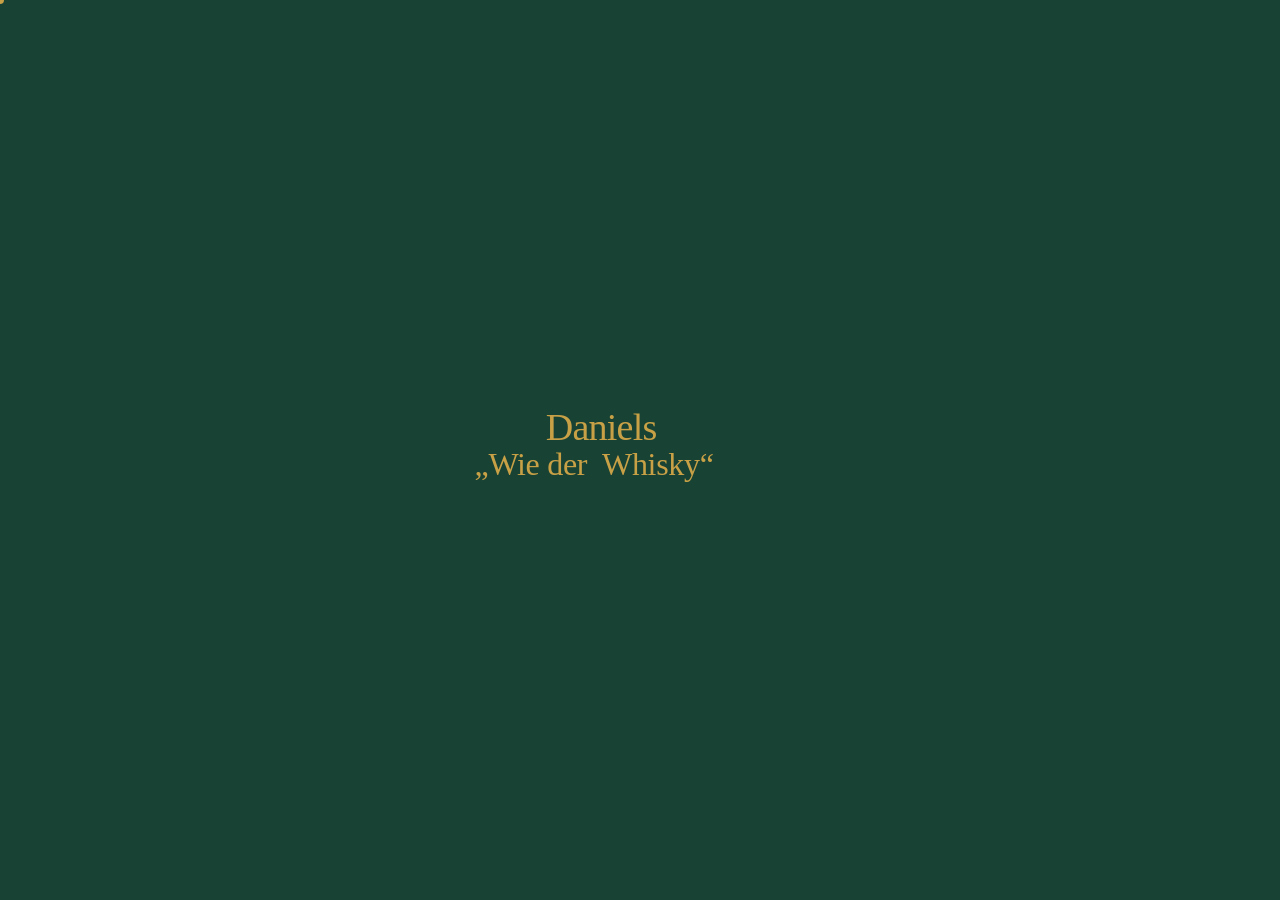
<file: coming-soon.html>
<!DOCTYPE html>
<html lang="de">
<head>
  <meta charset="UTF-8" />
  <meta name="viewport" content="width=device-width, initial-scale=1.0" />
  <title>Dominik C. Daniels</title>
  <meta name="robots" content="noindex, nofollow" />
  <style>
    *, *::before, *::after { box-sizing: border-box; margin: 0; padding: 0; }
    :root {
      --cream: #FAFAFA;
      --ink: #184233;
      --accent: #C8A147;
    }
    html, body {
      height: 100%; background: var(--ink);
      display: flex; align-items: center; justify-content: center;
      cursor: none;
    }
    #cursor {
      position: fixed; top: 0; left: 0; width: 8px; height: 8px;
      background: var(--accent); border-radius: 50%;
      pointer-events: none; z-index: 9999;
      transform: translate(-50%, -50%);
      transition: width 0.2s ease, height 0.2s ease;
    }
    #cursor.hover { width: 40px; height: 40px; opacity: 0.5; }
    .logo-wrap {
      opacity: 0;
      animation: fadeIn 1.2s ease forwards 0.3s;
    }
    .logo-wrap img {
      max-width: 340px;
      width: 80vw;
      height: auto;
      display: block;
    }
    @keyframes fadeIn {
      from { opacity: 0; transform: translateY(12px); }
      to   { opacity: 1; transform: translateY(0); }
    }
  </style>
</head>
<body>

  <div id="cursor"></div>

  <div class="logo-wrap">
    <img src="/images/logo.svg" alt="Dominik C. Daniels" />
  </div>

  <script>
    // Cursor
    const cursor = document.getElementById('cursor');
    document.addEventListener('mousemove', e => {
      cursor.style.left = e.clientX + 'px';
      cursor.style.top  = e.clientY + 'px';
    });

    // Geheimer Zugang: Logo 5x klicken → zur echten Seite
    let clicks = 0;
    document.querySelector('.logo-wrap').addEventListener('click', () => {
      clicks++;
      if (clicks >= 5) window.location.href = '/home.html';
    });
  </script>

</body>
</html>
</file>
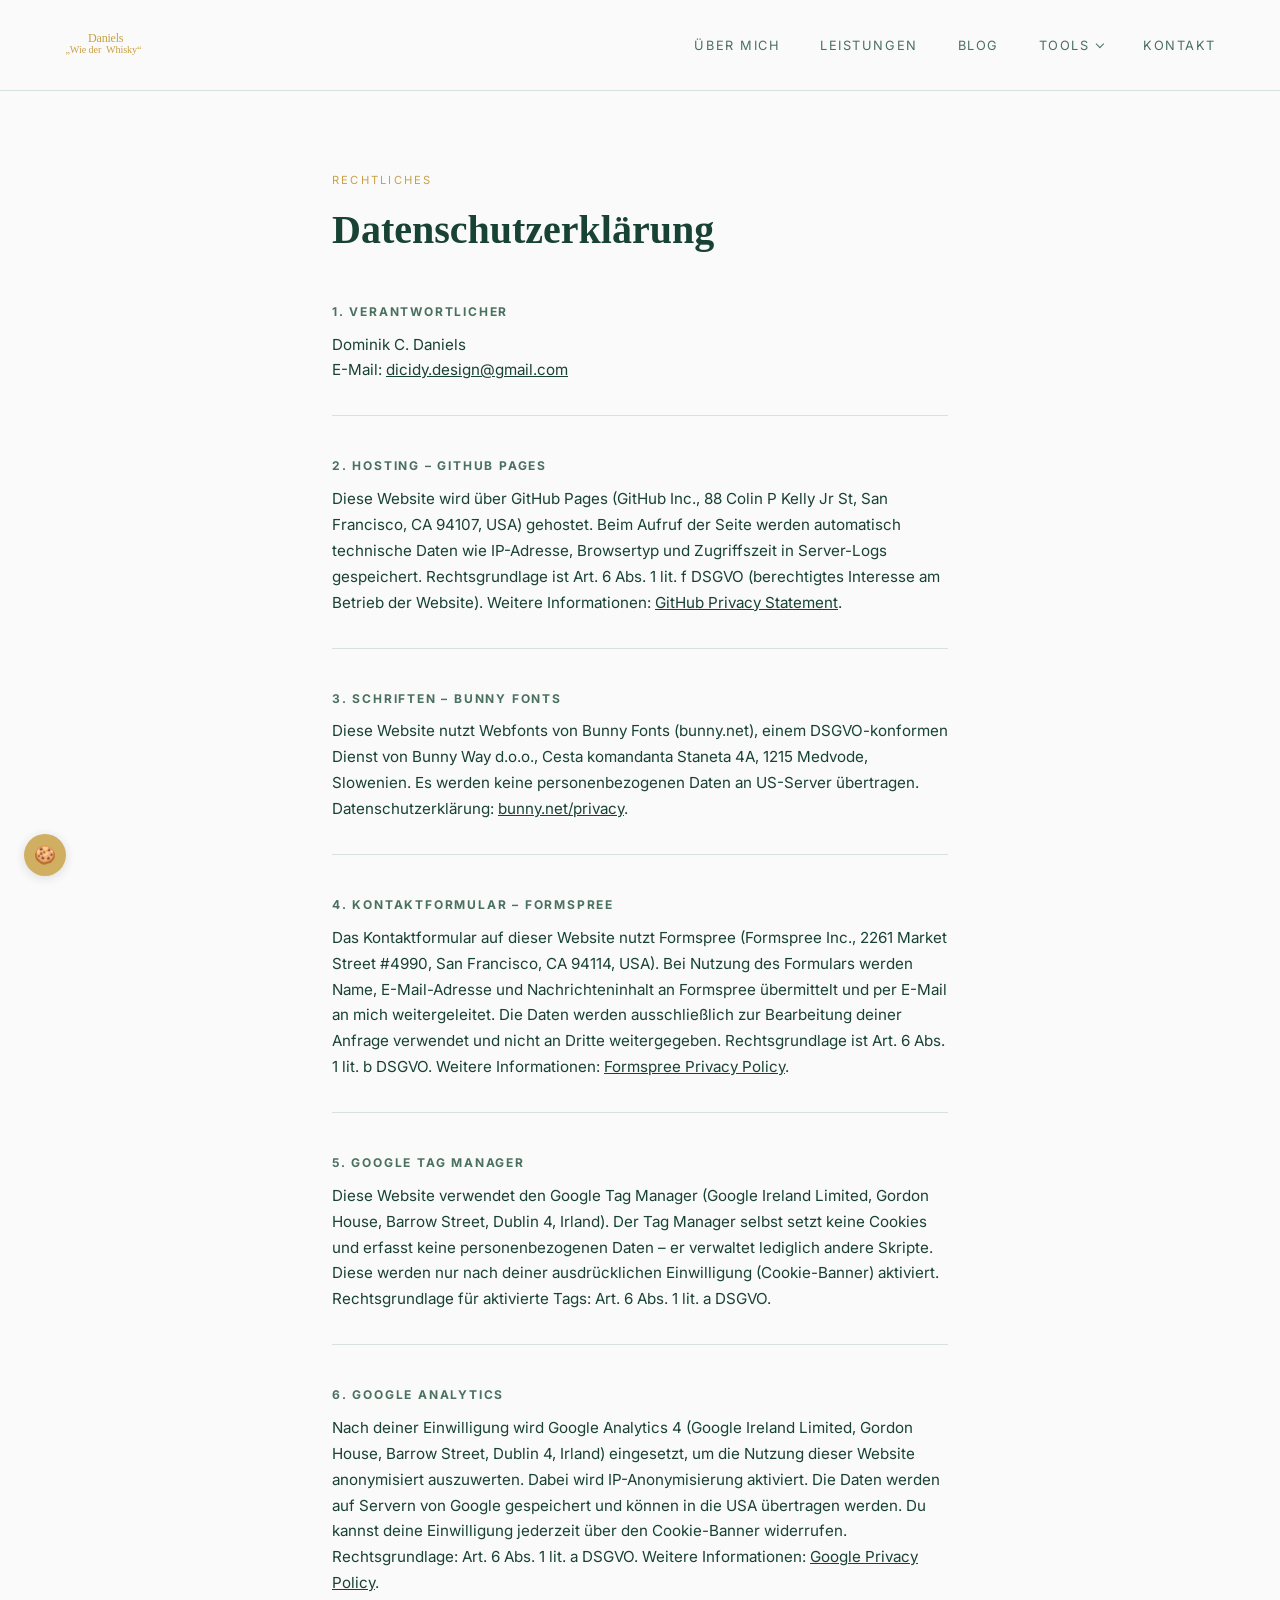
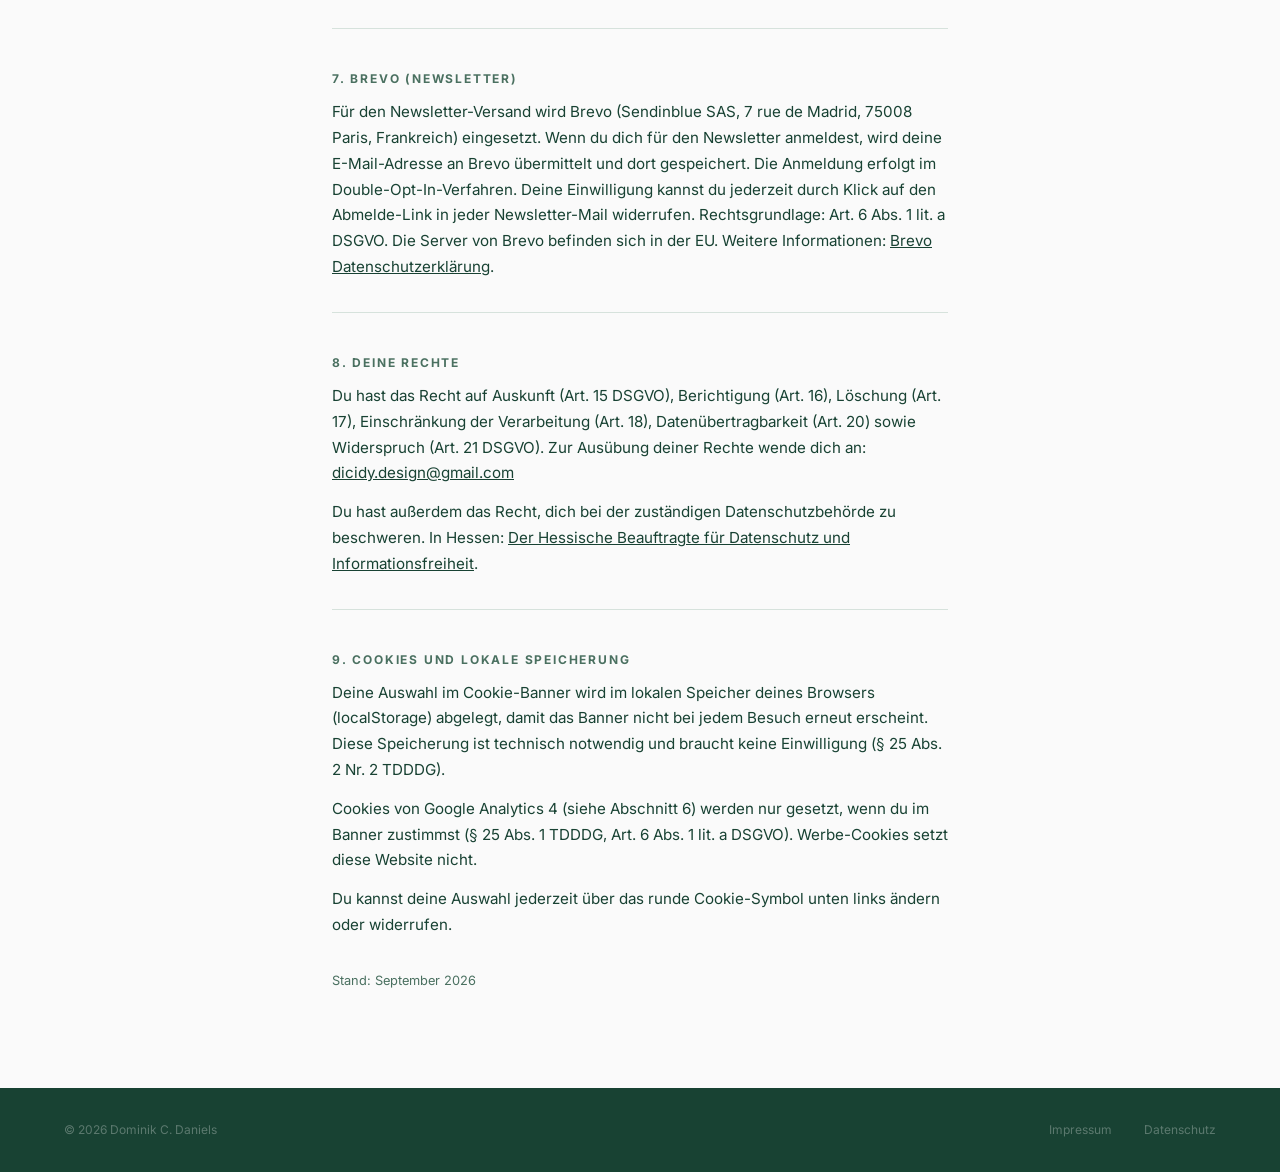
<file: datenschutz.html>
<!DOCTYPE html>
<html lang="de">
<head>
  <meta charset="UTF-8" />
  <meta name="viewport" content="width=device-width, initial-scale=1.0" />
  <title>Datenschutz – Dominik C. Daniels</title>
  <meta name="description" content="Datenschutzerklärung von dominikdaniels.com: welche Daten beim Besuch, über das Kontaktformular, den Newsletter und Google Analytics verarbeitet werden." />
  <link rel="canonical" href="https://dominikdaniels.com/datenschutz.html" />
  <meta property="og:type" content="website" />
  <meta property="og:site_name" content="Dominik C. Daniels" />
  <meta property="og:locale" content="de_DE" />
  <meta property="og:title" content="Datenschutz – Dominik C. Daniels" />
  <meta property="og:description" content="Datenschutzerklärung von dominikdaniels.com: welche Daten beim Besuch, über das Kontaktformular, den Newsletter und Google Analytics verarbeitet werden." />
  <meta property="og:url" content="https://dominikdaniels.com/datenschutz.html" />
  <meta property="og:image" content="https://dominikdaniels.com/images/og-default.jpg" />
  <meta property="og:image:width" content="1200" />
  <meta property="og:image:height" content="630" />
  <meta property="og:image:alt" content="Whiskyglas mit den Initialen WDW – Wie der Whisky – auf einer Bartheke" />
  <meta name="twitter:card" content="summary_large_image" />
  <link rel="icon" href="/favicon.ico" sizes="any" />
  <link rel="icon" type="image/png" sizes="48x48" href="/favicon-48.png" />
  <link rel="apple-touch-icon" href="/apple-touch-icon.png" />
  <link rel="preconnect" href="https://fonts.bunny.net" />
  <link href="https://fonts.bunny.net/css?family=libre-baskerville:400,400i,700|inter:300,400,500,700&display=swap" rel="stylesheet" />
  <style>
    *, *::before, *::after { box-sizing: border-box; margin: 0; padding: 0; }
    :root {
      --cream: #FAFAFA;
      --ink: #184233;
      --ink-light: #4a7060;
      --accent: #C8A147;
      --line: #D6E2DC;
      --serif: 'Libre Baskerville', Georgia, serif;
      --sans: 'Inter', 'Helvetica Neue', sans-serif;
    }
    body { background: var(--cream); color: var(--ink); font-family: var(--sans); font-weight: 400; line-height: 1.7; }
    main { max-width: 680px; margin: 5rem auto; padding: 0 2rem; }
    .page-label { font-size: 0.7rem; letter-spacing: 0.2em; text-transform: uppercase; color: var(--accent); margin-bottom: 1rem; display: block; }
    h1 { font-family: var(--serif); font-size: 2.5rem; font-weight: 700; margin-bottom: 3rem; line-height: 1.2; }
    h2 { font-family: var(--sans); font-size: 0.75rem; font-weight: 700; letter-spacing: 0.15em; text-transform: uppercase; color: var(--ink-light); margin-top: 2.5rem; margin-bottom: 0.6rem; }
    p { font-size: 0.95rem; color: var(--ink); margin-bottom: 0.8rem; }
    a { color: var(--ink); }
    .divider { height: 1px; background: var(--line); margin: 2rem 0; }
    footer { background: var(--ink); padding: 2rem 4rem; margin-top: 6rem; display: flex; justify-content: space-between; align-items: center; }
    .footer-copy { font-size: 0.75rem; color: rgba(250,250,250,0.3); }
    .footer-links { display: flex; gap: 2rem; }
    .footer-links a { font-size: 0.75rem; color: rgba(250,250,250,0.3); text-decoration: none; transition: color 0.2s; }
    .footer-links a:hover { color: var(--accent); }
    @media (max-width: 600px) { main { margin: 3rem auto; } footer { flex-direction: column; gap: 1rem; padding: 1.5rem; text-align: center; } }
      /* Platz für die fixierte Navigation (assets/nav.css) */
    body { padding-top: calc(3.6rem + 33px); }
    @media (max-width: 900px) { body { padding-top: calc(3rem + 33px); } }
  </style>
  <link rel="stylesheet" href="assets/nav.css" />
  <script src="assets/nav.js" defer></script>
</head>
<body>

  <nav class="site-nav" id="navbar" aria-label="Hauptnavigation">
    <a class="nav-logo" href="index.html"><img src="images/logo.svg" alt="Dominik C. Daniels – Startseite"></a>
    <ul class="nav-links" id="navLinks">
      <li><a href="index.html#about">Über mich</a></li>
      <li><a href="leistungen.html">Leistungen</a></li>
      <li><a href="blog.html">Blog</a></li>
      <li class="nav-sub">
        <button type="button" class="nav-sub-toggle" aria-expanded="false" aria-controls="navTools">Tools</button>
        <ul class="nav-sub-menu" id="navTools">
          <li><a href="kpi-rechner.html">Marketing-Rechner<small>ROAS, ROI, CAC und mehr berechnen</small></a></li>
        </ul>
      </li>
      <li><a href="index.html#contact">Kontakt</a></li>
    </ul>
    <button class="hamburger" id="hamburger" type="button" aria-label="Menü öffnen" aria-expanded="false" aria-controls="navLinks"><span></span><span></span><span></span></button>
  </nav>

  <main>
    <span class="page-label">Rechtliches</span>
    <h1>Datenschutz&shy;erklärung</h1>

    <h2>1. Verantwortlicher</h2>
    <p>Dominik C. Daniels<br>E-Mail: <span id="privacy-email"></span></p>

    <div class="divider"></div>

    <h2>2. Hosting – GitHub Pages</h2>
    <p>Diese Website wird über GitHub Pages (GitHub Inc., 88 Colin P Kelly Jr St, San Francisco, CA 94107, USA) gehostet. Beim Aufruf der Seite werden automatisch technische Daten wie IP-Adresse, Browsertyp und Zugriffszeit in Server-Logs gespeichert. Rechtsgrundlage ist Art. 6 Abs. 1 lit. f DSGVO (berechtigtes Interesse am Betrieb der Website). Weitere Informationen: <a href="https://docs.github.com/en/site-policy/privacy-policies/github-privacy-statement" target="_blank">GitHub Privacy Statement</a>.</p>

    <div class="divider"></div>

    <h2>3. Schriften – Bunny Fonts</h2>
    <p>Diese Website nutzt Webfonts von Bunny Fonts (bunny.net), einem DSGVO-konformen Dienst von Bunny Way d.o.o., Cesta komandanta Staneta 4A, 1215 Medvode, Slowenien. Es werden keine personenbezogenen Daten an US-Server übertragen. Datenschutzerklärung: <a href="https://bunny.net/privacy" target="_blank">bunny.net/privacy</a>.</p>

    <div class="divider"></div>

    <h2>4. Kontaktformular – Formspree</h2>
    <p>Das Kontaktformular auf dieser Website nutzt Formspree (Formspree Inc., 2261 Market Street #4990, San Francisco, CA 94114, USA). Bei Nutzung des Formulars werden Name, E-Mail-Adresse und Nachrichteninhalt an Formspree übermittelt und per E-Mail an mich weitergeleitet. Die Daten werden ausschließlich zur Bearbeitung deiner Anfrage verwendet und nicht an Dritte weitergegeben. Rechtsgrundlage ist Art. 6 Abs. 1 lit. b DSGVO. Weitere Informationen: <a href="https://formspree.io/legal/privacy-policy/" target="_blank">Formspree Privacy Policy</a>.</p>

    <div class="divider"></div>

    <h2>5. Google Tag Manager</h2>
    <p>Diese Website verwendet den Google Tag Manager (Google Ireland Limited, Gordon House, Barrow Street, Dublin 4, Irland). Der Tag Manager selbst setzt keine Cookies und erfasst keine personenbezogenen Daten – er verwaltet lediglich andere Skripte. Diese werden nur nach deiner ausdrücklichen Einwilligung (Cookie-Banner) aktiviert. Rechtsgrundlage für aktivierte Tags: Art. 6 Abs. 1 lit. a DSGVO.</p>

    <div class="divider"></div>

    <h2>6. Google Analytics</h2>
    <p>Nach deiner Einwilligung wird Google Analytics 4 (Google Ireland Limited, Gordon House, Barrow Street, Dublin 4, Irland) eingesetzt, um die Nutzung dieser Website anonymisiert auszuwerten. Dabei wird IP-Anonymisierung aktiviert. Die Daten werden auf Servern von Google gespeichert und können in die USA übertragen werden. Du kannst deine Einwilligung jederzeit über den Cookie-Banner widerrufen. Rechtsgrundlage: Art. 6 Abs. 1 lit. a DSGVO. Weitere Informationen: <a href="https://policies.google.com/privacy" target="_blank">Google Privacy Policy</a>.</p>
    <div class="divider"></div>

    <h2>7. Brevo (Newsletter)</h2>
    <p>Für den Newsletter-Versand wird Brevo (Sendinblue SAS, 7 rue de Madrid, 75008 Paris, Frankreich) eingesetzt. Wenn du dich für den Newsletter anmeldest, wird deine E-Mail-Adresse an Brevo übermittelt und dort gespeichert. Die Anmeldung erfolgt im Double-Opt-In-Verfahren. Deine Einwilligung kannst du jederzeit durch Klick auf den Abmelde-Link in jeder Newsletter-Mail widerrufen. Rechtsgrundlage: Art. 6 Abs. 1 lit. a DSGVO. Die Server von Brevo befinden sich in der EU. Weitere Informationen: <a href="https://www.brevo.com/de/legal/privacypolicy/" target="_blank">Brevo Datenschutzerklärung</a>.</p>

    <div class="divider"></div>

    <h2>8. Deine Rechte</h2>
    <p>Du hast das Recht auf Auskunft (Art. 15 DSGVO), Berichtigung (Art. 16), Löschung (Art. 17), Einschränkung der Verarbeitung (Art. 18), Datenübertragbarkeit (Art. 20) sowie Widerspruch (Art. 21 DSGVO). Zur Ausübung deiner Rechte wende dich an: <span id="rights-email"></span></p>
    <p>Du hast außerdem das Recht, dich bei der zuständigen Datenschutzbehörde zu beschweren. In Hessen: <a href="https://datenschutz.hessen.de" target="_blank">Der Hessische Beauftragte für Datenschutz und Informationsfreiheit</a>.</p>

    <div class="divider"></div>

    <h2>9. Cookies und lokale Speicherung</h2>
    <p>Deine Auswahl im Cookie-Banner wird im lokalen Speicher deines Browsers (localStorage) abgelegt, damit das Banner nicht bei jedem Besuch erneut erscheint. Diese Speicherung ist technisch notwendig und braucht keine Einwilligung (§ 25 Abs. 2 Nr. 2 TDDDG).</p>
    <p>Cookies von Google Analytics 4 (siehe Abschnitt 6) werden nur gesetzt, wenn du im Banner zustimmst (§ 25 Abs. 1 TDDDG, Art. 6 Abs. 1 lit. a DSGVO). Werbe-Cookies setzt diese Website nicht.</p>
    <p>Du kannst deine Auswahl jederzeit über das runde Cookie-Symbol unten links ändern oder widerrufen.</p>

    <p style="font-size:0.8rem; color: var(--ink-light); margin-top: 2rem;">Stand: September 2026</p>
  </main>

  <footer>
    <span class="footer-copy">© 2026 Dominik C. Daniels</span>
    <div class="footer-links">
      <a href="impressum.html">Impressum</a>
      <a href="datenschutz.html">Datenschutz</a>
    </div>
  </footer>

  <script>
    // E-Mail Bot-Schutz
    const user = 'dicidy.design';
    const domain = 'gmail.com';
    document.getElementById('privacy-email').innerHTML = '<a href="mailto:' + user + '@' + domain + '">' + user + '@' + domain + '</a>';
    document.getElementById('rights-email').innerHTML = '<a href="mailto:' + user + '@' + domain + '">' + user + '@' + domain + '</a>';
  </script>
  <!-- KLARO Cookie Manager -->
  <script>
    var klaroConfig = {
      version: 1, elementID: 'klaro',
      styling: { theme: ['light', 'bottom', 'wide'] },
      storageMethod: 'localStorage', cookieName: 'klaro', cookieExpiresAfterDays: 365,
      default: false, acceptAll: true, lang: 'de',
      translations: { de: {
        privacyPolicyUrl: '/datenschutz.html',
        consentNotice: { description: 'Ich nutze Cookies und externe Dienste. {purposes}', learnMore: 'Einstellungen' },
        acceptAll: 'Alle akzeptieren', acceptSelected: 'Auswahl speichern', decline: 'Ablehnen', close: 'Schließen',
        purposes: { analytics: 'Analyse', marketing: 'Marketing' }
      }},
      services: [
        { name: 'google-tag-manager', title: 'Google Analytics 4 (über Google Tag Manager)', purposes: ['analytics'] }
      ]
    };
  </script>
  <style>
    .klaro .cookie-notice, .klaro .cookie-modal .cm-modal { background: #C8A147 !important; color: #184233 !important; }
    .klaro .cookie-notice .cn-btn.cm-btn-success, .klaro .cookie-modal .cm-btn.cm-btn-success { background: #184233 !important; color: #FAFAFA !important; border: none !important; }
    .klaro .cookie-notice .cn-btn, .klaro .cookie-modal .cm-btn { background: transparent !important; border: 1px solid #184233 !important; color: #184233 !important; }
    .klaro .cookie-modal .cm-modal .cm-header, .klaro .cookie-modal .cm-modal .cm-footer { background: #b8922e !important; }
  </style>
  <script defer src="https://cdn.kiprotect.com/klaro/v0.7/klaro.js"></script>
  <button id="cookieSettingsBtn" onclick="klaro.show()" title="Cookie-Einstellungen">🍪</button>
  <style>
    #cookieSettingsBtn { position: fixed; bottom: 1.5rem; left: 1.5rem; width: 42px; height: 42px; border-radius: 50%; background: #C8A147; border: none; font-size: 1.1rem; cursor: none; box-shadow: 0 2px 12px rgba(0,0,0,0.15); z-index: 998; transition: transform 0.2s, opacity 0.2s; opacity: 0.85; }
    #cookieSettingsBtn:hover { transform: scale(1.1); opacity: 1; }
  </style>

</body>
</html>
</file>
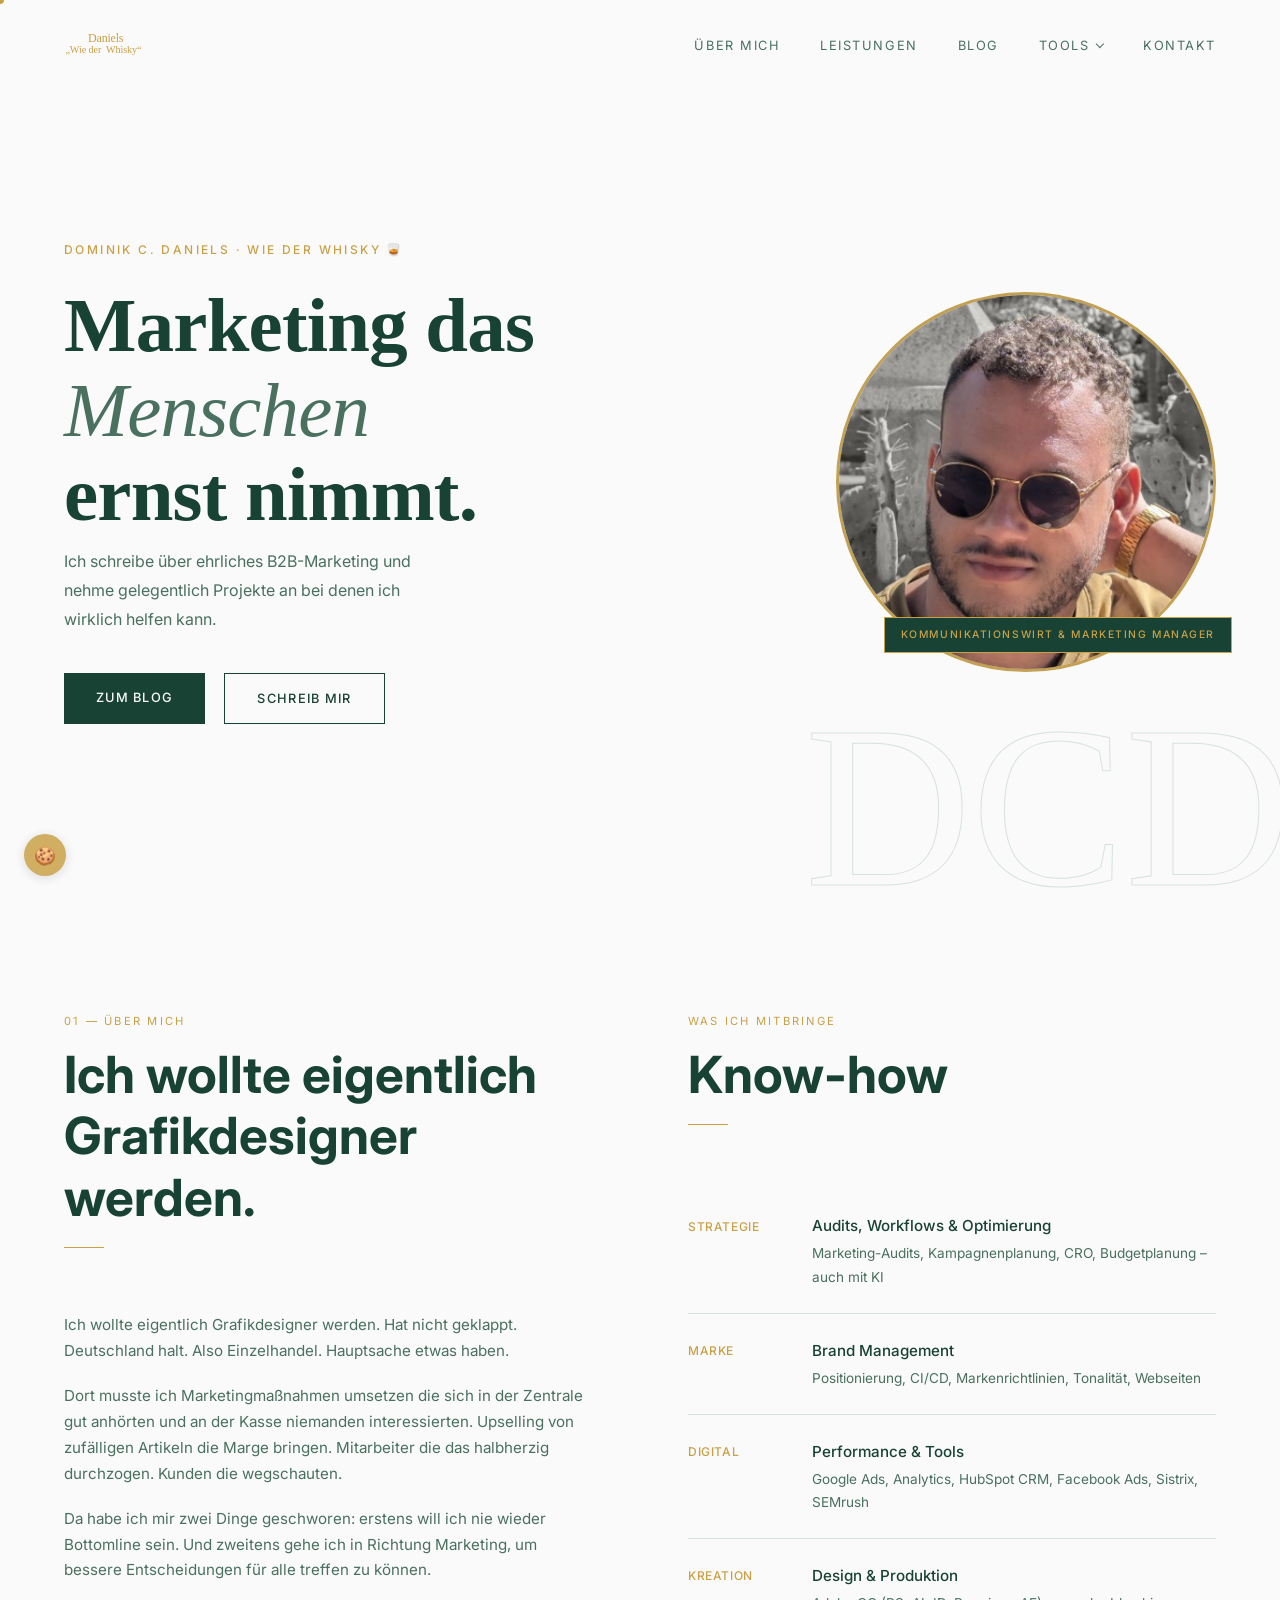
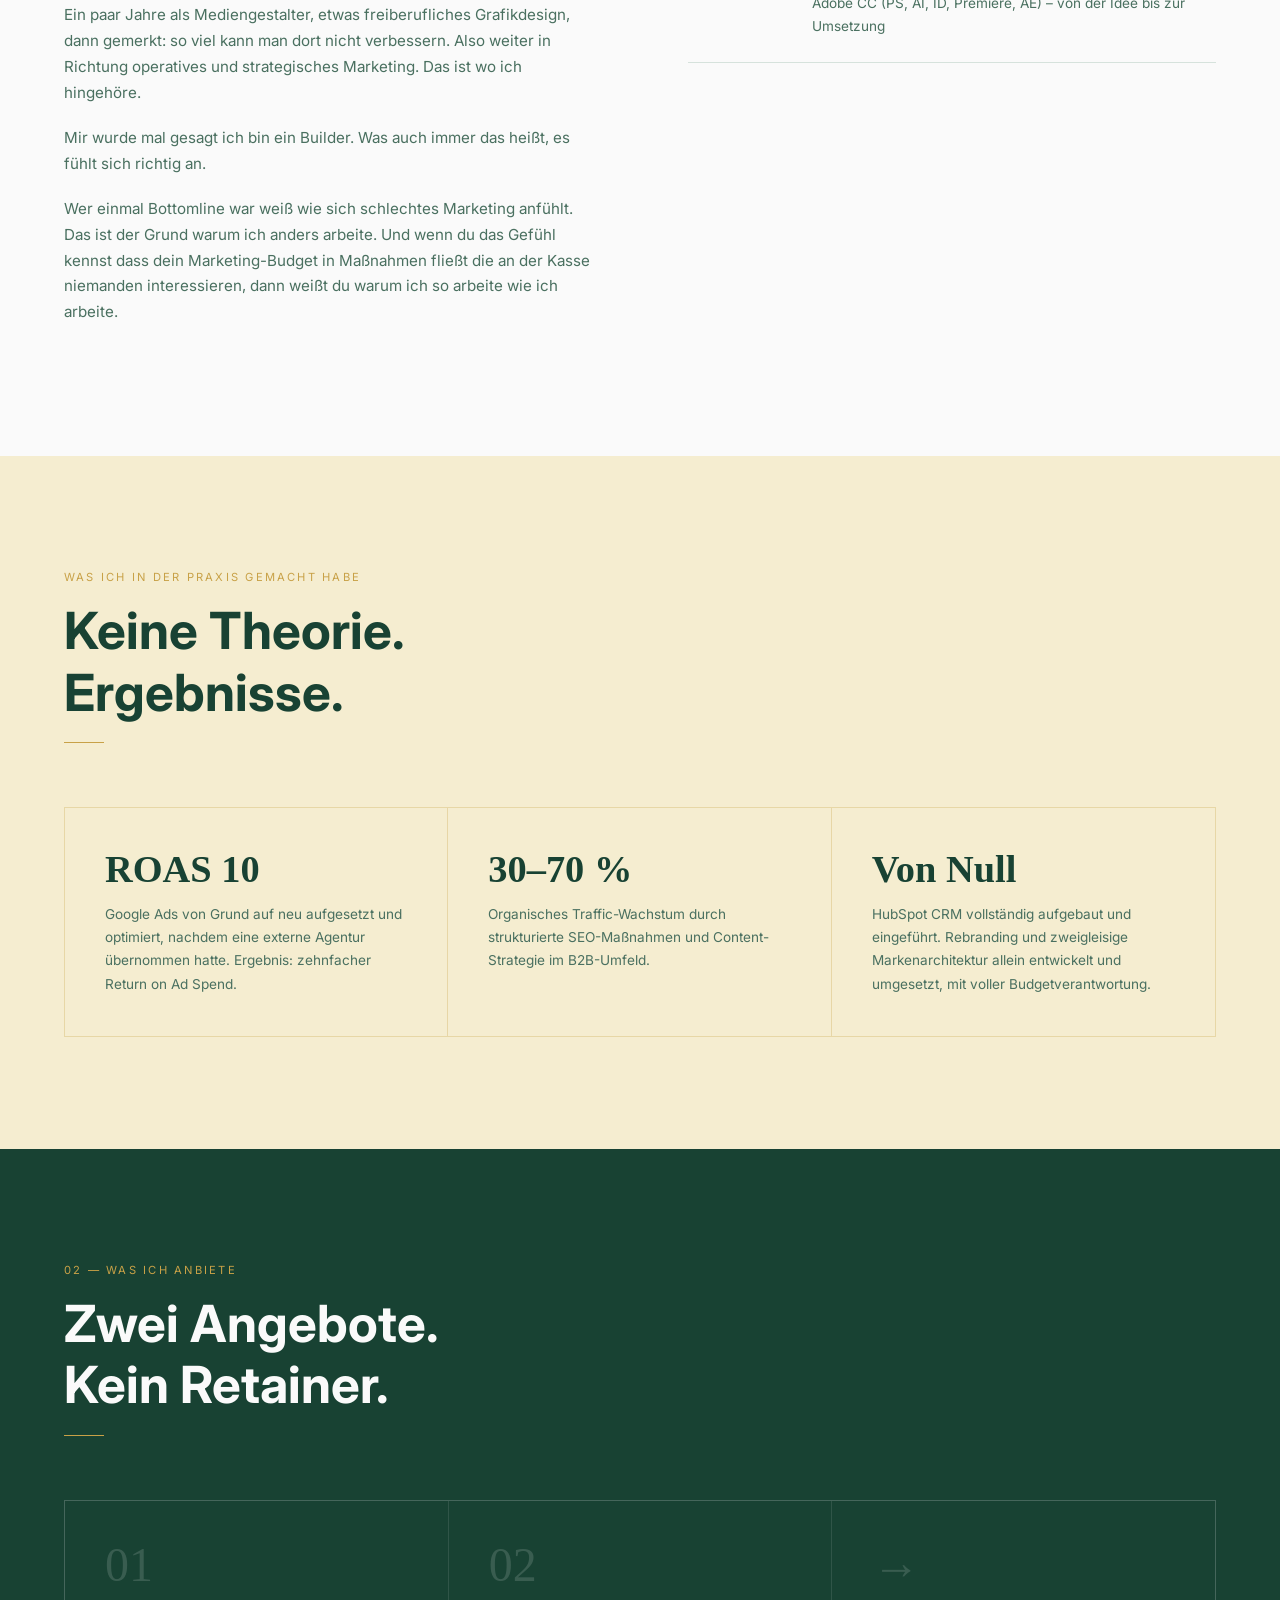
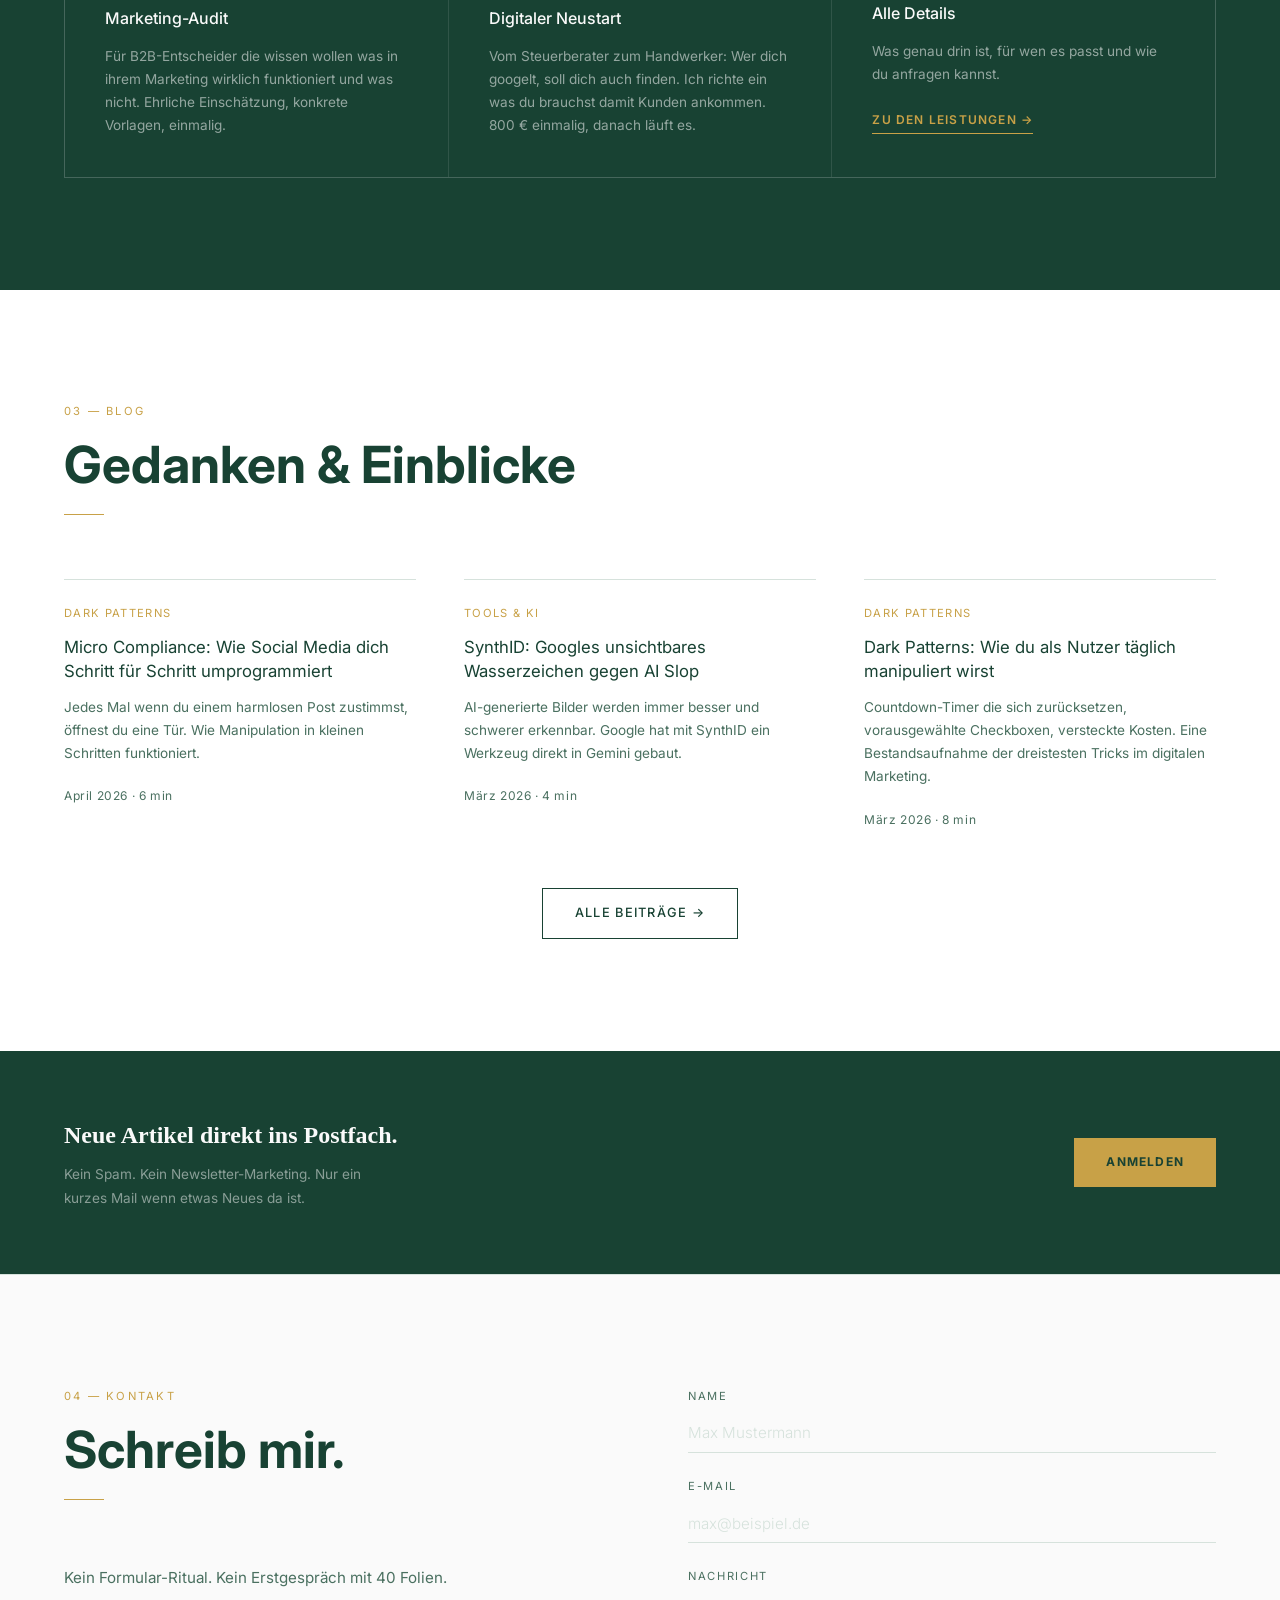
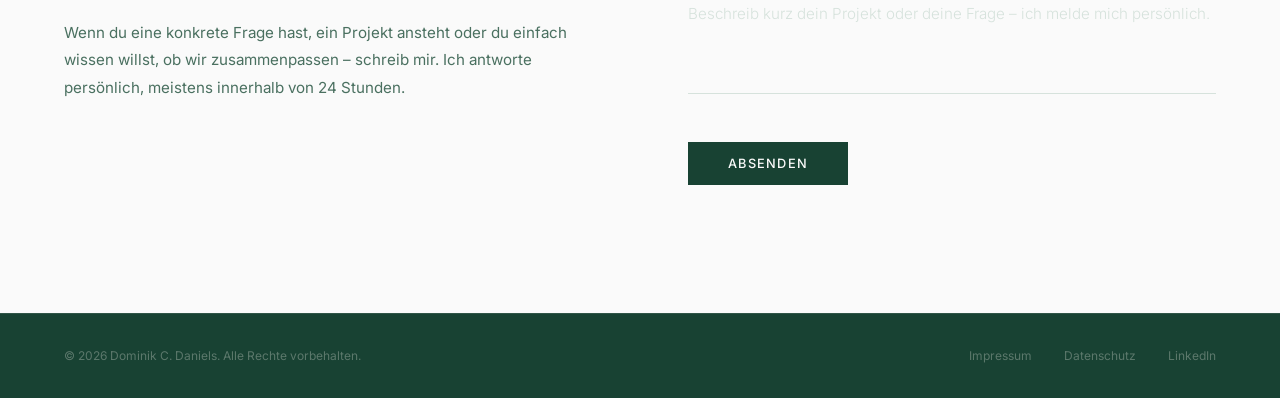
<file: home.html>
<!DOCTYPE html>
<html lang="de">
<head>
  <meta charset="UTF-8" />
  <meta name="viewport" content="width=device-width, initial-scale=1.0" />
  <title>Weiterleitung – Dominik C. Daniels</title>
  <link rel="icon" href="/favicon.ico" sizes="any" />
  <link rel="icon" type="image/png" sizes="48x48" href="/favicon-48.png" />
  <link rel="apple-touch-icon" href="/apple-touch-icon.png" />
  <meta name="robots" content="noindex" />
  <link rel="canonical" href="https://dominikdaniels.com/" />
  <meta http-equiv="refresh" content="0; url=/" />
  <script>location.replace('/' + location.hash);</script>
</head>
<body>
  <p>Diese Seite ist umgezogen. Weiter zur <a href="/">Startseite</a>.</p>
</body>
</html>
</file>
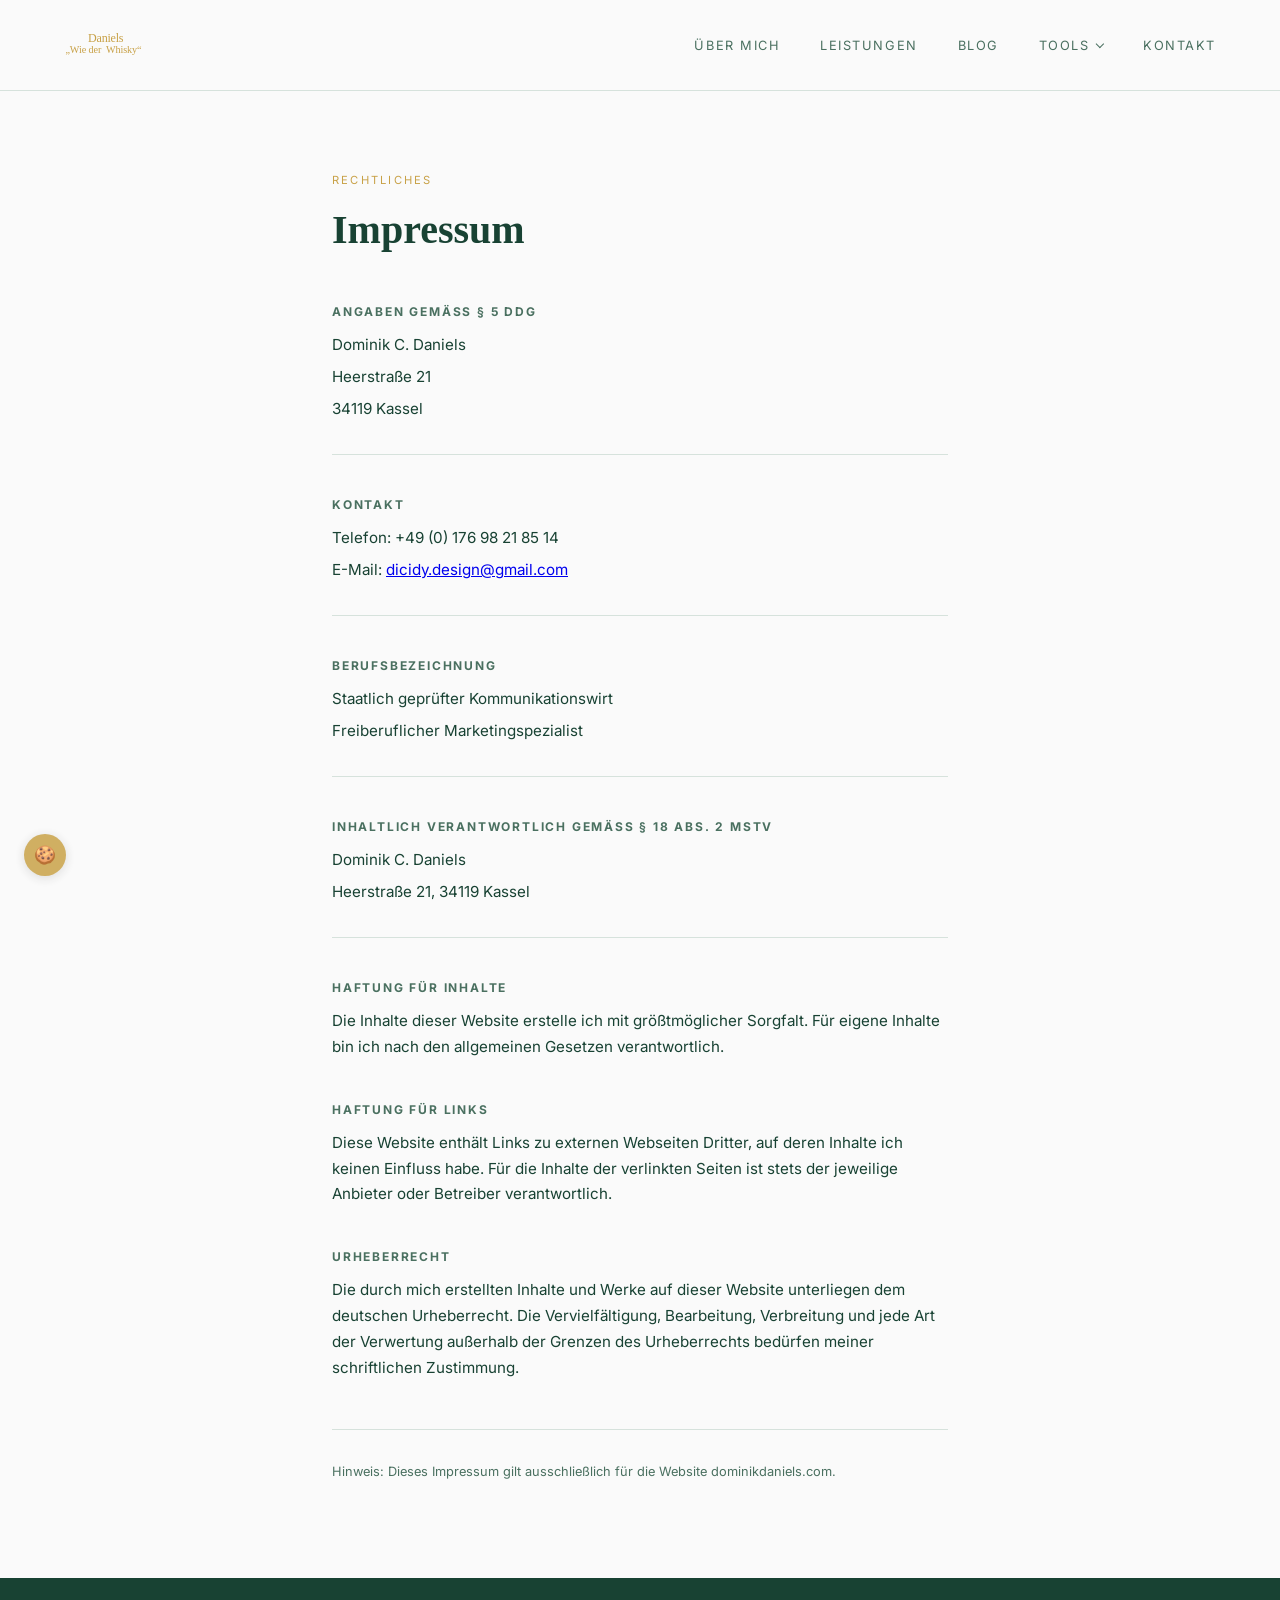
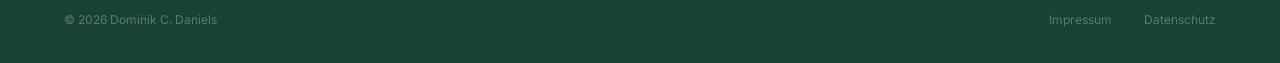
<file: impressum.html>
<!DOCTYPE html>
<html lang="de">
<head>
  <meta charset="UTF-8" />
  <meta name="viewport" content="width=device-width, initial-scale=1.0" />
  <title>Impressum – Dominik C. Daniels</title>
  <meta name="description" content="Impressum von dominikdaniels.com: Angaben gemäß § 5 DDG zu Dominik C. Daniels, Kassel." />
  <link rel="canonical" href="https://dominikdaniels.com/impressum.html" />
  <meta property="og:type" content="website" />
  <meta property="og:site_name" content="Dominik C. Daniels" />
  <meta property="og:locale" content="de_DE" />
  <meta property="og:title" content="Impressum – Dominik C. Daniels" />
  <meta property="og:description" content="Impressum von dominikdaniels.com: Angaben gemäß § 5 DDG zu Dominik C. Daniels, Kassel." />
  <meta property="og:url" content="https://dominikdaniels.com/impressum.html" />
  <meta property="og:image" content="https://dominikdaniels.com/images/og-default.jpg" />
  <meta property="og:image:width" content="1200" />
  <meta property="og:image:height" content="630" />
  <meta property="og:image:alt" content="Whiskyglas mit den Initialen WDW – Wie der Whisky – auf einer Bartheke" />
  <meta name="twitter:card" content="summary_large_image" />
  <link rel="icon" href="/favicon.ico" sizes="any" />
  <link rel="icon" type="image/png" sizes="48x48" href="/favicon-48.png" />
  <link rel="apple-touch-icon" href="/apple-touch-icon.png" />
  <link rel="preconnect" href="https://fonts.bunny.net" />
  <link href="https://fonts.bunny.net/css?family=libre-baskerville:400,400i,700|inter:300,400,500,700&display=swap" rel="stylesheet" />
  <style>
    *, *::before, *::after { box-sizing: border-box; margin: 0; padding: 0; }

    :root {
      --cream: #FAFAFA;
      --ink: #184233;
      --ink-light: #4a7060;
      --accent: #C8A147;
      --line: #D6E2DC;
      --serif: 'Libre Baskerville', Georgia, serif;
      --sans: 'Inter', 'Helvetica Neue', sans-serif;
    }

    body {
      background: var(--cream);
      color: var(--ink);
      font-family: var(--sans);
      font-weight: 400;
      line-height: 1.7;
    }

    main {
      max-width: 680px;
      margin: 5rem auto;
      padding: 0 2rem;
    }

    .page-label {
      font-size: 0.7rem; letter-spacing: 0.2em; text-transform: uppercase;
      color: var(--accent); margin-bottom: 1rem; display: block;
    }
    h1 {
      font-family: var(--serif); font-size: 2.5rem; font-weight: 700;
      margin-bottom: 3rem; line-height: 1.2;
    }
    h2 {
      font-family: var(--sans); font-size: 0.75rem; font-weight: 700;
      letter-spacing: 0.15em; text-transform: uppercase;
      color: var(--ink-light); margin-top: 2.5rem; margin-bottom: 0.6rem;
    }
    p { font-size: 0.95rem; color: var(--ink); margin-bottom: 0.4rem; }
    .divider { height: 1px; background: var(--line); margin: 2rem 0; }

    .note {
      font-size: 0.8rem; color: var(--ink-light); margin-top: 3rem;
      padding-top: 2rem; border-top: 1px solid var(--line);
      line-height: 1.6;
    }

    footer {
      background: var(--ink); padding: 2rem 4rem; margin-top: 6rem;
      display: flex; justify-content: space-between; align-items: center;
    }
    .footer-copy { font-size: 0.75rem; color: rgba(250,250,250,0.3); }
    .footer-links { display: flex; gap: 2rem; }
    .footer-links a {
      font-size: 0.75rem; color: rgba(250,250,250,0.3);
      text-decoration: none; transition: color 0.2s;
    }
    .footer-links a:hover { color: var(--accent); }

    @media (max-width: 600px) {
      main { margin: 3rem auto; }
      footer { flex-direction: column; gap: 1rem; padding: 1.5rem; text-align: center; }
    }
      /* Platz für die fixierte Navigation (assets/nav.css) */
    body { padding-top: calc(3.6rem + 33px); }
    @media (max-width: 900px) { body { padding-top: calc(3rem + 33px); } }
  </style>
  <link rel="stylesheet" href="assets/nav.css" />
  <script src="assets/nav.js" defer></script>
</head>
<body>

  <nav class="site-nav" id="navbar" aria-label="Hauptnavigation">
    <a class="nav-logo" href="index.html"><img src="images/logo.svg" alt="Dominik C. Daniels – Startseite"></a>
    <ul class="nav-links" id="navLinks">
      <li><a href="index.html#about">Über mich</a></li>
      <li><a href="leistungen.html">Leistungen</a></li>
      <li><a href="blog.html">Blog</a></li>
      <li class="nav-sub">
        <button type="button" class="nav-sub-toggle" aria-expanded="false" aria-controls="navTools">Tools</button>
        <ul class="nav-sub-menu" id="navTools">
          <li><a href="kpi-rechner.html">Marketing-Rechner<small>ROAS, ROI, CAC und mehr berechnen</small></a></li>
        </ul>
      </li>
      <li><a href="index.html#contact">Kontakt</a></li>
    </ul>
    <button class="hamburger" id="hamburger" type="button" aria-label="Menü öffnen" aria-expanded="false" aria-controls="navLinks"><span></span><span></span><span></span></button>
  </nav>

  <main>
    <span class="page-label">Rechtliches</span>
    <h1>Impressum</h1>

    <h2>Angaben gemäß § 5 DDG</h2>
    <p>Dominik C. Daniels</p>
    <p>Heerstraße 21</p>
    <p>34119 Kassel</p>

    <div class="divider"></div>

    <h2>Kontakt</h2>
    <p>Telefon: +49 (0) 176 98 21 85 14</p>
    <p>E-Mail: <span id="contact-email"></span></p>

    <div class="divider"></div>

    <h2>Berufsbezeichnung</h2>
    <p>Staatlich geprüfter Kommunikationswirt</p>
    <p>Freiberuflicher Marketingspezialist</p>

    <div class="divider"></div>

    <h2>Inhaltlich verantwortlich gemäß § 18 Abs. 2 MStV</h2>
    <p>Dominik C. Daniels</p>
    <p>Heerstraße 21, 34119 Kassel</p>

    <div class="divider"></div>

    <h2>Haftung für Inhalte</h2>
    <p>Die Inhalte dieser Website erstelle ich mit größtmöglicher Sorgfalt. Für eigene Inhalte bin ich nach den allgemeinen Gesetzen verantwortlich.</p>

    <h2>Haftung für Links</h2>
    <p>Diese Website enthält Links zu externen Webseiten Dritter, auf deren Inhalte ich keinen Einfluss habe. Für die Inhalte der verlinkten Seiten ist stets der jeweilige Anbieter oder Betreiber verantwortlich.</p>

    <h2>Urheberrecht</h2>
    <p>Die durch mich erstellten Inhalte und Werke auf dieser Website unterliegen dem deutschen Urheberrecht. Die Vervielfältigung, Bearbeitung, Verbreitung und jede Art der Verwertung außerhalb der Grenzen des Urheberrechts bedürfen meiner schriftlichen Zustimmung.</p>

    <p class="note">
      Hinweis: Dieses Impressum gilt ausschließlich für die Website dominikdaniels.com.
    </p>
  </main>

  <footer>
    <span class="footer-copy">© 2026 Dominik C. Daniels</span>
    <div class="footer-links">
      <a href="impressum.html">Impressum</a>
      <a href="#">Datenschutz</a>
    </div>
  </footer>

  <script>
    // E-Mail Bot-Schutz: Adresse wird per JS zusammengesetzt, nicht im HTML-Quelltext
    const user = 'dicidy.design';
    const domain = 'gmail.com';
    const el = document.getElementById('contact-email');
    el.innerHTML = '<a href="mailto:' + user + '@' + domain + '">' + user + '@' + domain + '</a>';
  </script>
  <!-- KLARO Cookie Manager -->
  <script>
    var klaroConfig = {
      version: 1, elementID: 'klaro',
      styling: { theme: ['light', 'bottom', 'wide'] },
      storageMethod: 'localStorage', cookieName: 'klaro', cookieExpiresAfterDays: 365,
      default: false, acceptAll: true, lang: 'de',
      translations: { de: {
        privacyPolicyUrl: '/datenschutz.html',
        consentNotice: { description: 'Ich nutze Cookies und externe Dienste. {purposes}', learnMore: 'Einstellungen' },
        acceptAll: 'Alle akzeptieren', acceptSelected: 'Auswahl speichern', decline: 'Ablehnen', close: 'Schließen',
        purposes: { analytics: 'Analyse', marketing: 'Marketing' }
      }},
      services: [
        { name: 'google-tag-manager', title: 'Google Analytics 4 (über Google Tag Manager)', purposes: ['analytics'] }
      ]
    };
  </script>
  <style>
    .klaro .cookie-notice, .klaro .cookie-modal .cm-modal { background: #C8A147 !important; color: #184233 !important; }
    .klaro .cookie-notice .cn-btn.cm-btn-success, .klaro .cookie-modal .cm-btn.cm-btn-success { background: #184233 !important; color: #FAFAFA !important; border: none !important; }
    .klaro .cookie-notice .cn-btn, .klaro .cookie-modal .cm-btn { background: transparent !important; border: 1px solid #184233 !important; color: #184233 !important; }
    .klaro .cookie-modal .cm-modal .cm-header, .klaro .cookie-modal .cm-modal .cm-footer { background: #b8922e !important; }
  </style>
  <script defer src="https://cdn.kiprotect.com/klaro/v0.7/klaro.js"></script>
  <button id="cookieSettingsBtn" onclick="klaro.show()" title="Cookie-Einstellungen">🍪</button>
  <style>
    #cookieSettingsBtn { position: fixed; bottom: 1.5rem; left: 1.5rem; width: 42px; height: 42px; border-radius: 50%; background: #C8A147; border: none; font-size: 1.1rem; cursor: none; box-shadow: 0 2px 12px rgba(0,0,0,0.15); z-index: 998; transition: transform 0.2s, opacity 0.2s; opacity: 0.85; }
    #cookieSettingsBtn:hover { transform: scale(1.1); opacity: 1; }
  </style>

</body>
</html>
</file>
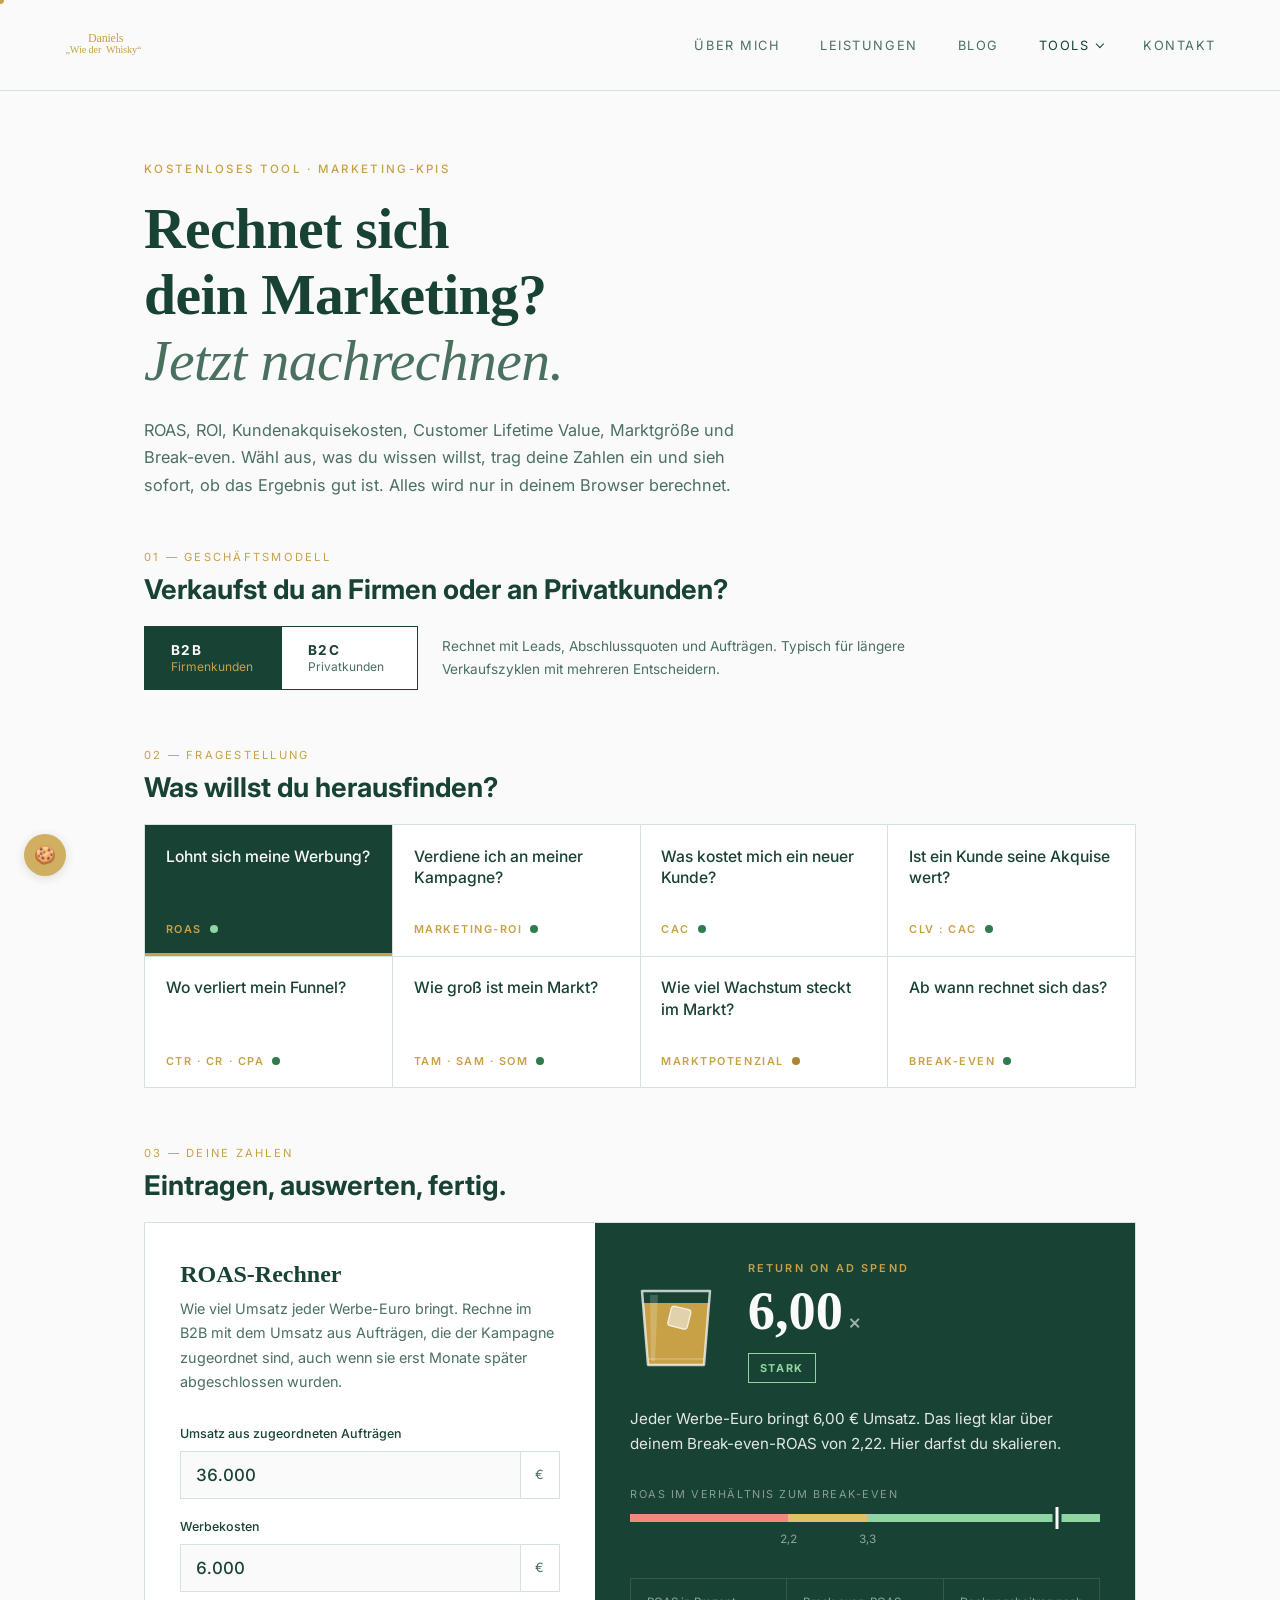
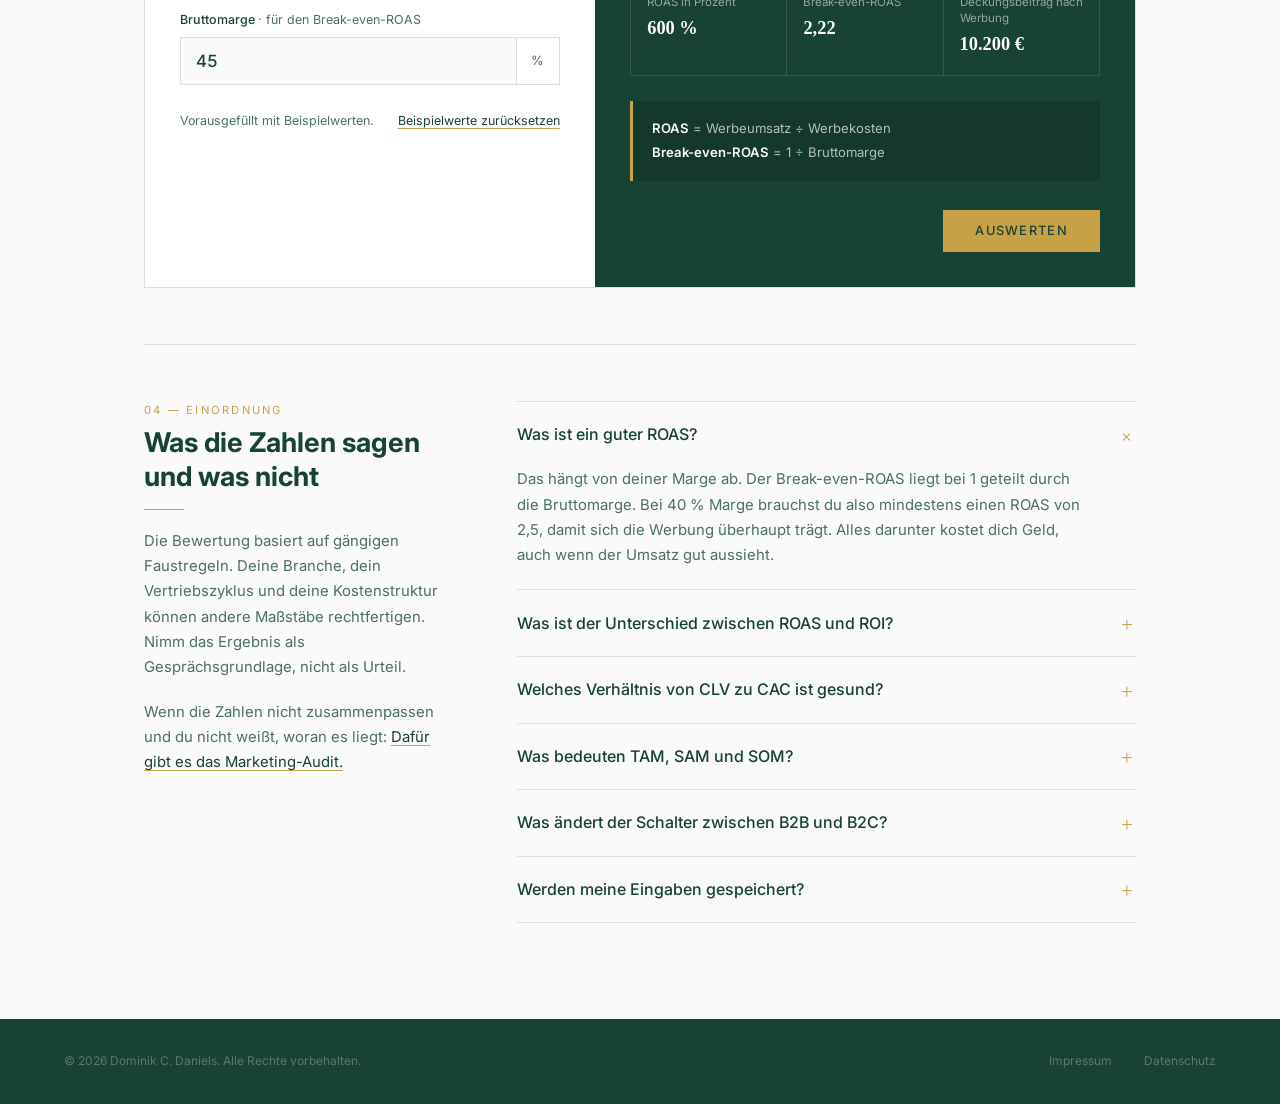
<file: kpi-rechner.html>
<!DOCTYPE html>
<html lang="de">
<head>
  <meta charset="UTF-8" />
  <meta name="viewport" content="width=device-width, initial-scale=1.0" />
  <title>ROAS-, ROI- & CAC-Rechner: Marketing-KPIs kostenlos berechnen – Dominik C. Daniels</title>
  <meta name="description" content="Kostenloser Marketing-KPI-Rechner für B2B und B2C: ROAS, ROI, CAC, Customer Lifetime Value, TAM/SAM/SOM, Marktpotenzial und Break-even. Mit Einordnung, ob deine Werte gut sind." />
  <link rel="canonical" href="https://dominikdaniels.com/kpi-rechner.html" />
  <meta property="og:type" content="website" />
  <meta property="og:site_name" content="Dominik C. Daniels" />
  <meta property="og:locale" content="de_DE" />
  <meta property="og:title" content="ROAS-, ROI- &amp; CAC-Rechner: Marketing-KPIs kostenlos berechnen – Dominik C. Daniels" />
  <meta property="og:description" content="Kostenloser Marketing-KPI-Rechner für B2B und B2C: ROAS, ROI, CAC, Customer Lifetime Value, TAM/SAM/SOM, Marktpotenzial und Break-even. Mit Einordnung, ob deine Werte gut sind." />
  <meta property="og:url" content="https://dominikdaniels.com/kpi-rechner.html" />
  <meta property="og:image" content="https://dominikdaniels.com/images/og-default.jpg" />
  <meta property="og:image:width" content="1200" />
  <meta property="og:image:height" content="630" />
  <meta property="og:image:alt" content="Whiskyglas mit den Initialen WDW – Wie der Whisky – auf einer Bartheke" />
  <meta name="twitter:card" content="summary_large_image" />
  <link rel="icon" href="/favicon.ico" sizes="any" />
  <link rel="icon" type="image/png" sizes="48x48" href="/favicon-48.png" />
  <link rel="apple-touch-icon" href="/apple-touch-icon.png" />

  <!--GTM-CONSENT-->
  <script>
    window.dataLayer = window.dataLayer || [];
    function gtag(){dataLayer.push(arguments);}
    gtag('consent', 'default', { 'analytics_storage': 'denied', 'ad_storage': 'denied', 'wait_for_update': 500 });
  </script>
  <!--/GTM-CONSENT-->

  <!--FONTS-->
  <link rel="preconnect" href="https://fonts.bunny.net" />
  <link href="https://fonts.bunny.net/css?family=libre-baskerville:400,400i,700|inter:300,400,500,700&display=swap" rel="stylesheet" />
  <!--/FONTS-->

  <style>
    *, *::before, *::after { box-sizing: border-box; margin: 0; padding: 0; }
    :root {
      --cream: #FAFAFA;
      --ink: #184233;
      --ink-deep: #11302A;
      --ink-light: #4a7060;
      --accent: #C8A147;
      --accent-pale: #F5EDD0;
      --line: #D6E2DC;
      --white: #ffffff;
      --red: #C0392B;
      --good: #2F7D4F; --ok: #A9862F; --bad: #C0392B;
      --good-d: #8FD6A4; --ok-d: #E2C06A; --bad-d: #F08A7C;
      --serif: 'Libre Baskerville', Georgia, serif;
      --sans: 'Inter', 'Helvetica Neue', Arial, sans-serif;
    }

    html { scroll-behavior: smooth; }
    body { background: var(--cream); color: var(--ink); font-family: var(--sans); font-size: 1rem; line-height: 1.7; overflow-x: hidden; cursor: none; }

    #cursor {
      position: fixed; top: 0; left: 0; width: 8px; height: 8px;
      background: var(--accent); border-radius: 50%;
      pointer-events: none; z-index: 9999;
      transform: translate(-50%, -50%);
      transition: width 0.2s ease, height 0.2s ease;
    }
    #cursor.hover { width: 40px; height: 40px; opacity: 0.5; }
    a, button, label { cursor: none; }
    @media (hover: none) { #cursor { display: none; } body, a, button, label { cursor: auto; } }

    /* NAV (identisch zum Blog) */

    /* HEADER */
    .tool-header { padding: 10rem 4rem 3rem; max-width: 1120px; margin: 0 auto; }
    .eyebrow {
      font-size: 0.72rem; letter-spacing: 0.2em; text-transform: uppercase;
      color: var(--accent); font-weight: 500; display: block; margin-bottom: 1rem;
    }
    .tool-title {
      font-family: var(--serif); font-size: clamp(2.1rem, 5vw, 3.6rem);
      font-weight: 700; line-height: 1.15; letter-spacing: -0.01em; max-width: 18ch;
      text-wrap: balance;
    }
    .tool-title em { font-style: italic; font-weight: 400; color: var(--ink-light); }
    .tool-lead { margin-top: 1.4rem; color: var(--ink-light); max-width: 60ch; font-size: 1.02rem; }

    /* STEPS */
    .tool { max-width: 1120px; margin: 0 auto; padding: 0 4rem 6rem; display: flex; flex-direction: column; gap: 3.5rem; }
    .step-head { display: flex; align-items: baseline; justify-content: space-between; gap: 1rem; flex-wrap: wrap; margin-bottom: 1.2rem; }
    .section-number { font-size: 0.7rem; letter-spacing: 0.2em; text-transform: uppercase; color: var(--accent); display: block; margin-bottom: 0.4rem; }
    .step-title { font-size: clamp(1.3rem, 2.4vw, 1.7rem); font-weight: 700; line-height: 1.25; }
    .section-line { width: 40px; height: 1px; background: var(--accent); margin-top: 0.9rem; }

    /* MODE SWITCH */
    .mode { display: inline-flex; border: 1px solid var(--ink); background: var(--white); }
    .mode button {
      appearance: none; border: 0; background: transparent; font-family: var(--sans);
      padding: 0.9rem 1.6rem; min-width: 8.5rem; text-align: left; color: var(--ink);
      display: flex; flex-direction: column; gap: 0.1rem; transition: background 0.2s, color 0.2s;
    }
    .mode button + button { border-left: 1px solid var(--ink); }
    .mode b { font-size: 0.85rem; letter-spacing: 0.12em; text-transform: uppercase; font-weight: 700; }
    .mode small { font-size: 0.75rem; color: var(--ink-light); transition: color 0.2s; }
    .mode button[aria-checked="true"] { background: var(--ink); color: var(--cream); }
    .mode button[aria-checked="true"] small { color: var(--accent); }
    .mode button:focus-visible, .q:focus-visible, .btn:focus-visible, .linkbtn:focus-visible { outline: 2px solid var(--accent); outline-offset: 3px; }
    .mode-note { font-size: 0.85rem; color: var(--ink-light); max-width: 52ch; }

    /* QUESTIONS */
    .questions { display: grid; grid-template-columns: repeat(4, minmax(0, 1fr)); border-top: 1px solid var(--line); border-left: 1px solid var(--line); }
    .q {
      appearance: none; background: var(--white); border: 0; border-right: 1px solid var(--line); border-bottom: 1px solid var(--line);
      text-align: left; padding: 1.3rem 1.3rem 1.2rem; font-family: var(--sans); color: var(--ink);
      display: flex; flex-direction: column; gap: 0.7rem; justify-content: space-between; min-height: 8.2rem;
      position: relative; transition: background 0.2s, color 0.2s;
    }
    .q:hover { background: var(--accent-pale); }
    .q .qq { font-size: 0.98rem; font-weight: 500; line-height: 1.35; }
    .q .qk { display: flex; align-items: center; justify-content: space-between; gap: 0.5rem; font-size: 0.68rem; letter-spacing: 0.14em; text-transform: uppercase; color: var(--accent); font-weight: 600; }
    .q .dot { width: 8px; height: 8px; border-radius: 50%; background: var(--line); flex: none; }
    .dot.good { background: var(--good); } .dot.ok { background: var(--ok); } .dot.bad { background: var(--bad); }
    .q[aria-selected="true"] { background: var(--ink); color: var(--cream); }
    .q[aria-selected="true"]::after { content: ''; position: absolute; left: 0; right: 0; bottom: 0; height: 3px; background: var(--accent); }
    .q[aria-selected="true"] .dot.good { background: var(--good-d); } .q[aria-selected="true"] .dot.ok { background: var(--ok-d); } .q[aria-selected="true"] .dot.bad { background: var(--bad-d); }

    /* WORKBENCH */
    .bench { display: grid; grid-template-columns: minmax(0, 5fr) minmax(0, 6fr); border: 1px solid var(--line); background: var(--white); }
    .inputs { padding: 2.2rem; }
    .calc-name { font-family: var(--serif); font-size: 1.5rem; font-weight: 700; line-height: 1.25; }
    .calc-desc { color: var(--ink-light); font-size: 0.9rem; margin-top: 0.5rem; }
    .fields { display: flex; flex-direction: column; gap: 1.1rem; margin-top: 1.8rem; }
    .field label { display: block; font-size: 0.78rem; font-weight: 500; color: var(--ink); margin-bottom: 0.4rem; }
    .field .hint { color: var(--ink-light); font-weight: 400; }
    .inp { display: flex; align-items: stretch; border: 1px solid var(--line); background: var(--cream); transition: border-color 0.2s, box-shadow 0.2s; }
    .inp:focus-within { border-color: var(--ink); box-shadow: 0 0 0 3px var(--accent-pale); }
    .inp.err { border-color: var(--red); }
    .inp input {
      flex: 1; min-width: 0; border: 0; background: transparent; outline: none;
      padding: 0.8rem 0.9rem; font: 500 1.05rem/1.2 var(--sans); color: var(--ink);
      font-variant-numeric: tabular-nums;
    }
    .inp span { display: flex; align-items: center; padding: 0 0.9rem; font-size: 0.8rem; color: var(--ink-light); border-left: 1px solid var(--line); background: var(--white); white-space: nowrap; }
    .inputs-foot { margin-top: 1.6rem; display: flex; justify-content: space-between; align-items: center; gap: 1rem; flex-wrap: wrap; font-size: 0.78rem; color: var(--ink-light); }
    .linkbtn { appearance: none; background: none; border: 0; font: inherit; color: var(--ink); text-decoration: underline; text-underline-offset: 3px; text-decoration-color: var(--accent); }
    .linkbtn:hover { color: var(--accent); }

    /* RESULT */
    .result { background: var(--ink); color: var(--cream); padding: 2.2rem; position: relative; overflow: hidden; }
    .result-top { display: flex; gap: 1.6rem; align-items: center; }
    .glass { width: 92px; height: 104px; flex: none; overflow: visible; }
    .glass .rim { fill: none; stroke: rgba(250,250,250,0.75); stroke-width: 2.5; stroke-linejoin: round; }
    .glass .liquid { fill: var(--accent); transition: y 0.9s cubic-bezier(.3,1.3,.5,1), height 0.9s cubic-bezier(.3,1.3,.5,1); }
    .glass .shine { fill: rgba(255,255,255,0.18); }
    .glass .ice { fill: rgba(250,250,250,0.55); stroke: rgba(250,250,250,0.9); stroke-width: 1.2; transition: opacity 0.5s, transform 0.9s cubic-bezier(.3,1.3,.5,1); }
    .glass .crack { fill: none; stroke: var(--bad-d); stroke-width: 2; stroke-linecap: round; opacity: 0; transition: opacity 0.4s; }
    .glass .spark { fill: var(--accent); opacity: 0; transform-box: fill-box; transform-origin: center; }
    .glass-wrap { transform-origin: 50% 100%; }
    .glass.good .glass-wrap { animation: cheers 2.4s ease-in-out infinite; }
    .glass.good .spark { animation: spark 2.4s ease-in-out infinite; }
    .glass.good .spark.s2 { animation-delay: .6s; } .glass.good .spark.s3 { animation-delay: 1.2s; }
    .glass.bad .crack { opacity: 1; }
    .glass.bad .glass-wrap { animation: droop 3.2s ease-in-out infinite; }
    @keyframes cheers { 0%, 100% { transform: rotate(0deg); } 20% { transform: rotate(-8deg) translateY(-3px); } 40% { transform: rotate(4deg); } 60% { transform: rotate(0deg); } }
    @keyframes spark { 0%, 100% { opacity: 0; transform: scale(.3); } 40% { opacity: 1; transform: scale(1); } 70% { opacity: 0; transform: scale(.6); } }
    @keyframes droop { 0%, 100% { transform: rotate(0deg); } 50% { transform: rotate(3deg) translateY(2px); } }

    .r-label { font-size: 0.68rem; letter-spacing: 0.2em; text-transform: uppercase; color: var(--accent); font-weight: 600; }
    .r-num { font-family: var(--serif); font-weight: 700; font-size: clamp(2.3rem, 5vw, 3.4rem); line-height: 1.05; margin-top: 0.4rem; font-variant-numeric: tabular-nums; word-break: break-word; }
    .r-num small { font-family: var(--sans); font-size: 0.38em; font-weight: 500; color: rgba(250,250,250,0.6); margin-left: 0.3rem; }
    .chip { display: inline-block; margin-top: 0.8rem; padding: 0.3rem 0.7rem; font-size: 0.68rem; letter-spacing: 0.14em; text-transform: uppercase; font-weight: 700; border: 1px solid currentColor; }
    .chip.good { color: var(--good-d); } .chip.ok { color: var(--ok-d); } .chip.bad { color: var(--bad-d); } .chip.none { color: rgba(250,250,250,0.5); }
    .verdict { margin-top: 1.4rem; font-size: 0.95rem; line-height: 1.65; color: rgba(250,250,250,0.9); max-width: 58ch; }

    .meter { margin-top: 1.8rem; }
    .meter-label { font-size: 0.68rem; letter-spacing: 0.14em; text-transform: uppercase; color: rgba(250,250,250,0.5); margin-bottom: 0.7rem; }
    .mwrap { position: relative; }
    .bar { display: flex; height: 8px; background: rgba(250,250,250,0.1); }
    .bar div { height: 100%; }
    .seg-good { background: var(--good-d); } .seg-ok { background: var(--ok-d); } .seg-bad { background: var(--bad-d); }
    .marker { position: absolute; top: -7px; width: 3px; height: 22px; background: var(--cream); transform: translateX(-50%); box-shadow: 0 0 0 3px var(--ink); transition: left 0.7s cubic-bezier(.3,1.4,.5,1); }
    .ticks { position: relative; height: 1.2rem; margin-top: 0.5rem; font-size: 0.72rem; color: rgba(250,250,250,0.55); font-variant-numeric: tabular-nums; }
    .ticks span { position: absolute; transform: translateX(-50%); white-space: nowrap; }

    .stats { display: grid; grid-template-columns: repeat(auto-fit, minmax(9.5rem, 1fr)); margin-top: 1.8rem; border-top: 1px solid rgba(250,250,250,0.12); border-left: 1px solid rgba(250,250,250,0.12); }
    .stat { padding: 0.9rem 1rem; border-right: 1px solid rgba(250,250,250,0.12); border-bottom: 1px solid rgba(250,250,250,0.12); }
    .stat .k { font-size: 0.72rem; color: rgba(250,250,250,0.55); line-height: 1.4; }
    .stat .v { font-family: var(--serif); font-size: 1.15rem; font-weight: 700; margin-top: 0.2rem; color: var(--cream); font-variant-numeric: tabular-nums; }
    .viz { margin-top: 1.6rem; }
    .viz svg { display: block; width: 100%; height: auto; max-width: 100%; }
    .viz text { font-family: var(--sans); font-size: 12px; fill: rgba(250,250,250,0.65); }
    .viz .ts { fill: var(--cream); font-weight: 700; }
    .formula { margin-top: 1.6rem; padding: 1rem 1.2rem; border-left: 3px solid var(--accent); background: rgba(0,0,0,0.15); font-size: 0.82rem; line-height: 1.8; color: rgba(250,250,250,0.7); }
    .formula b { color: var(--cream); font-weight: 600; }
    .result-foot { margin-top: 1.8rem; display: flex; justify-content: flex-end; }
    .btn { appearance: none; border: 0; font-family: var(--sans); display: inline-block; padding: 0.85rem 2rem; font-size: 0.8rem; letter-spacing: 0.1em; text-transform: uppercase; font-weight: 500; transition: background 0.25s, color 0.25s; }
    .btn-gold { background: var(--accent); color: var(--ink); }
    .btn-gold:hover { background: var(--cream); }

    .result.shake { animation: shake 0.5s cubic-bezier(.36,.07,.19,.97); }
    @keyframes shake { 10%, 90% { transform: translateX(-2px); } 20%, 80% { transform: translateX(4px); } 30%, 50%, 70% { transform: translateX(-7px); } 40%, 60% { transform: translateX(7px); } }
    .result.pop .r-num { animation: pop 0.6s cubic-bezier(.3,1.6,.5,1); }
    @keyframes pop { 40% { transform: scale(1.06); } }

    /* FX */
    #fx { position: fixed; inset: 0; width: 100%; height: 100%; pointer-events: none; z-index: 150; }
    #storm { position: fixed; inset: 0; pointer-events: none; z-index: 149; background: rgba(8,26,20,0); transition: background 0.4s; }
    #storm.on { background: rgba(8,26,20,0.5); }
    #flash { position: fixed; inset: 0; pointer-events: none; z-index: 151; background: #fff; opacity: 0; }
    #flash.go { animation: flash 0.9s ease-out; }
    @keyframes flash { 0% { opacity: 0; } 8% { opacity: 0.8; } 14% { opacity: 0.1; } 22% { opacity: 0.6; } 100% { opacity: 0; } }
    .boltfx { position: fixed; top: 0; z-index: 152; pointer-events: none; filter: drop-shadow(0 0 10px #d9ecff) drop-shadow(0 0 28px #8fc4ff); animation: boltfx 0.9s ease-out forwards; }
    @keyframes boltfx { 0% { opacity: 0; } 6% { opacity: 1; } 14% { opacity: 0.2; } 22% { opacity: 1; } 100% { opacity: 0; } }
    .toast { position: fixed; left: 50%; bottom: 2rem; transform: translate(-50%, 20px); z-index: 160; padding: 0.9rem 1.6rem; font-family: var(--serif); font-weight: 700; font-size: 1rem; opacity: 0; transition: opacity 0.3s, transform 0.3s; pointer-events: none; white-space: nowrap; box-shadow: 0 8px 30px rgba(0,0,0,0.2); }
    .toast.show { opacity: 1; transform: translate(-50%, 0); }
    .toast.good { background: var(--accent); color: var(--ink); } .toast.ok { background: var(--cream); color: var(--ink); border: 1px solid var(--line); } .toast.bad { background: var(--red); color: var(--cream); }

    /* EXPLAINER / FAQ */
    .explain { display: grid; grid-template-columns: 1fr 2fr; gap: 4rem; border-top: 1px solid var(--line); padding-top: 3.5rem; }
    .faq { display: flex; flex-direction: column; }
    .faq details { border-bottom: 1px solid var(--line); }
    .faq details:first-child { border-top: 1px solid var(--line); }
    .faq summary { list-style: none; padding: 1.2rem 2rem 1.2rem 0; font-weight: 500; position: relative; cursor: none; }
    .faq summary::-webkit-details-marker { display: none; }
    .faq summary::after { content: '+'; position: absolute; right: 0.2rem; top: 1.05rem; font-family: var(--serif); font-size: 1.3rem; color: var(--accent); transition: transform 0.2s; }
    .faq details[open] summary::after { transform: rotate(45deg); }
    .faq p { padding: 0 0 1.3rem; color: var(--ink-light); font-size: 0.93rem; max-width: 64ch; }
    .explain-side p { color: var(--ink-light); font-size: 0.93rem; margin-top: 1.2rem; }
    .explain-side a { color: var(--ink); text-decoration: underline; text-decoration-color: var(--accent); text-underline-offset: 3px; }
    .explain-side a:hover { color: var(--accent); }

    footer { background: var(--ink); padding: 2rem 4rem; display: flex; justify-content: space-between; align-items: center; }
    .footer-copy { font-size: 0.75rem; color: rgba(250,250,250,0.3); }
    .footer-links { display: flex; gap: 2rem; }
    .footer-links a { font-size: 0.75rem; color: rgba(250,250,250,0.3); text-decoration: none; transition: color 0.2s; }
    .footer-links a:hover { color: var(--accent); }

    @media (max-width: 1000px) {
      .questions { grid-template-columns: repeat(2, minmax(0, 1fr)); }
      .bench { grid-template-columns: 1fr; }
      .explain { grid-template-columns: 1fr; gap: 1.5rem; }
    }
    @media (max-width: 900px) {
      .tool-header { padding: 8rem 1.5rem 2rem; }
      .tool { padding: 0 1.5rem 4rem; gap: 2.8rem; }
      .inputs, .result { padding: 1.6rem 1.4rem; }
      footer { flex-direction: column; gap: 1rem; padding: 1.5rem; text-align: center; }
    }
    @media (max-width: 520px) {
      .mode { display: flex; width: 100%; }
      .mode button { flex: 1; min-width: 0; padding: 0.8rem 1rem; }
      .q { min-height: 7.4rem; padding: 1rem; }
      .q .qq { font-size: 0.9rem; }
      .result-top { gap: 1rem; }
      .glass { width: 68px; height: 78px; }
      .toast { white-space: normal; width: calc(100% - 2rem); text-align: center; }
    }
    @media (prefers-reduced-motion: reduce) {
      *, *::before, *::after { animation: none !important; transition: none !important; }
      html { scroll-behavior: auto; }
    }
  </style>
  <link rel="stylesheet" href="assets/nav.css" />
  <script src="assets/nav.js" defer></script>
</head>
<body>

<div id="cursor"></div>

<nav class="site-nav" id="navbar" aria-label="Hauptnavigation">
    <a class="nav-logo" href="index.html"><img src="images/logo.svg" alt="Dominik C. Daniels – Startseite"></a>
    <ul class="nav-links" id="navLinks">
      <li><a href="index.html#about">Über mich</a></li>
      <li><a href="leistungen.html">Leistungen</a></li>
      <li><a href="blog.html">Blog</a></li>
      <li class="nav-sub">
        <button type="button" class="nav-sub-toggle active" aria-expanded="false" aria-controls="navTools">Tools</button>
        <ul class="nav-sub-menu" id="navTools">
          <li><a href="kpi-rechner.html" class="active" aria-current="page">Marketing-Rechner<small>ROAS, ROI, CAC und mehr berechnen</small></a></li>
        </ul>
      </li>
      <li><a href="index.html#contact">Kontakt</a></li>
    </ul>
    <button class="hamburger" id="hamburger" type="button" aria-label="Menü öffnen" aria-expanded="false" aria-controls="navLinks"><span></span><span></span><span></span></button>
  </nav>

<header class="tool-header">
  <span class="eyebrow">Kostenloses Tool · Marketing-KPIs</span>
  <h1 class="tool-title">Rechnet sich dein Marketing? <em>Jetzt nachrechnen.</em></h1>
  <p class="tool-lead">ROAS, ROI, Kundenakquisekosten, Customer Lifetime Value, Marktgröße und Break-even. Wähl aus, was du wissen willst, trag deine Zahlen ein und sieh sofort, ob das Ergebnis gut ist. Alles wird nur in deinem Browser berechnet.</p>
</header>

<main class="tool">

  <section aria-labelledby="s1">
    <div class="step-head">
      <div>
        <span class="section-number">01 — Geschäftsmodell</span>
        <h2 class="step-title" id="s1">Verkaufst du an Firmen oder an Privatkunden?</h2>
      </div>
    </div>
    <div style="display:flex; gap:1.5rem; align-items:center; flex-wrap:wrap;">
      <div class="mode" role="radiogroup" aria-label="Geschäftsmodell">
        <button type="button" role="radio" id="mode-b2b" data-mode="b2b" aria-checked="true"><b>B2B</b><small>Firmenkunden</small></button>
        <button type="button" role="radio" id="mode-b2c" data-mode="b2c" aria-checked="false"><b>B2C</b><small>Privatkunden</small></button>
      </div>
      <p class="mode-note" id="modeNote"></p>
    </div>
  </section>

  <section aria-labelledby="s2">
    <div class="step-head">
      <div>
        <span class="section-number">02 — Fragestellung</span>
        <h2 class="step-title" id="s2">Was willst du herausfinden?</h2>
      </div>
    </div>
    <div class="questions" id="questions" role="tablist" aria-label="Kennzahl wählen"></div>
  </section>

  <section aria-labelledby="s3">
    <div class="step-head">
      <div>
        <span class="section-number">03 — Deine Zahlen</span>
        <h2 class="step-title" id="s3">Eintragen, auswerten, fertig.</h2>
      </div>
    </div>
    <div class="bench">
      <div class="inputs">
        <h3 class="calc-name" id="calcName"></h3>
        <p class="calc-desc" id="calcDesc"></p>
        <form class="fields" id="fields" novalidate></form>
        <div class="inputs-foot">
          <span>Vorausgefüllt mit Beispielwerten.</span>
          <button class="linkbtn" type="button" id="resetBtn">Beispielwerte zurücksetzen</button>
        </div>
      </div>
      <div class="result" id="result" aria-live="polite">
        <div class="result-top">
          <svg class="glass" id="glass" viewBox="0 0 92 104" role="img" aria-label="Bewertung">
            <defs><clipPath id="glassClip"><path d="M12 22 L80 22 L74 96 L18 96 Z"/></clipPath></defs>
            <path class="spark s1" d="M8 8 l2 5 5 2 -5 2 -2 5 -2 -5 -5 -2 5 -2z"/>
            <path class="spark s2" d="M84 4 l1.5 4 4 1.5 -4 1.5 -1.5 4 -1.5 -4 -4 -1.5 4 -1.5z"/>
            <path class="spark s3" d="M86 40 l1.5 3.5 3.5 1.5 -3.5 1.5 -1.5 3.5 -1.5 -3.5 -3.5 -1.5 3.5 -1.5z"/>
            <g class="glass-wrap">
              <g clip-path="url(#glassClip)">
                <rect class="liquid" id="liquid" x="0" y="96" width="92" height="0"/>
                <rect class="ice" id="ice" x="34" y="60" width="20" height="20" rx="3" transform="rotate(14 44 70)"/>
                <path class="shine" d="M20 26 L28 26 L25 92 L21 92 Z"/>
              </g>
              <path class="rim" d="M12 22 L80 22 L74 96 L18 96 Z"/>
              <path class="rim" d="M18 90 L74 90" style="stroke-width:1.2; opacity:.5"/>
              <path class="crack" d="M58 26 L52 40 L60 48 L50 64 L55 72"/>
            </g>
          </svg>
          <div style="min-width:0">
            <div class="r-label" id="rLabel"></div>
            <div class="r-num" id="rNum">–</div>
            <span class="chip none" id="chip">Werte fehlen</span>
          </div>
        </div>
        <p class="verdict" id="verdict"></p>
        <div class="meter" id="meter">
          <div class="meter-label" id="meterLabel"></div>
          <div class="mwrap"><div class="bar" id="bar"></div><div class="marker" id="marker"></div></div>
          <div class="ticks" id="ticks"></div>
        </div>
        <div class="viz" id="viz"></div>
        <div class="stats" id="stats"></div>
        <div class="formula" id="formula"></div>
        <div class="result-foot"><button class="btn btn-gold" type="button" id="evalBtn">Auswerten</button></div>
      </div>
    </div>
  </section>

  <section class="explain" aria-labelledby="s4">
    <div class="explain-side">
      <span class="section-number">04 — Einordnung</span>
      <h2 class="step-title" id="s4">Was die Zahlen sagen und was nicht</h2>
      <div class="section-line"></div>
      <p>Die Bewertung basiert auf gängigen Faustregeln. Deine Branche, dein Vertriebszyklus und deine Kostenstruktur können andere Maßstäbe rechtfertigen. Nimm das Ergebnis als Gesprächsgrundlage, nicht als Urteil.</p>
      <p>Wenn die Zahlen nicht zusammenpassen und du nicht weißt, woran es liegt: <a href="leistungen.html">Dafür gibt es das Marketing-Audit.</a></p>
    </div>
    <div class="faq">
      <details open>
        <summary>Was ist ein guter ROAS?</summary>
        <p>Das hängt von deiner Marge ab. Der Break-even-ROAS liegt bei 1 geteilt durch die Bruttomarge. Bei 40 % Marge brauchst du also mindestens einen ROAS von 2,5, damit sich die Werbung überhaupt trägt. Alles darunter kostet dich Geld, auch wenn der Umsatz gut aussieht.</p>
      </details>
      <details>
        <summary>Was ist der Unterschied zwischen ROAS und ROI?</summary>
        <p>ROAS setzt Umsatz ins Verhältnis zu den Werbekosten. ROI setzt Gewinn ins Verhältnis zu den gesamten Kosten. Ein ROAS von 3 kann deshalb ein negativer ROI sein: Bei 30 % Marge bleiben von 3 € Umsatz nur 0,90 € Rohertrag für 1 € Werbung.</p>
      </details>
      <details>
        <summary>Welches Verhältnis von CLV zu CAC ist gesund?</summary>
        <p>Als Faustregel gilt 3 : 1. Ein Kunde sollte über seine gesamte Kundenbeziehung mindestens dreimal so viel Rohertrag bringen, wie seine Gewinnung gekostet hat. Unter 1 : 1 verlierst du an jedem neuen Kunden Geld.</p>
      </details>
      <details>
        <summary>Was bedeuten TAM, SAM und SOM?</summary>
        <p>TAM (Total Addressable Market) ist der gesamte theoretische Markt. SAM (Serviceable Available Market) ist der Teil, den du mit deinem Angebot, deinen Kanälen und in deiner Region tatsächlich bedienen kannst. SOM (Serviceable Obtainable Market) ist der Anteil davon, den du realistisch gewinnen kannst.</p>
      </details>
      <details>
        <summary>Was ändert der Schalter zwischen B2B und B2C?</summary>
        <p>B2B rechnet mit Leads, Abschlussquoten und Aufträgen, weil Kaufentscheidungen dort länger dauern und über mehrere Stufen laufen. B2C rechnet direkt mit Käufen und Warenkörben. Die Formeln bleiben gleich, Eingabefelder und Beispielwerte passen sich an.</p>
      </details>
      <details>
        <summary>Werden meine Eingaben gespeichert?</summary>
        <p>Nein. Alle Berechnungen laufen lokal in deinem Browser. Es werden keine Zahlen an einen Server übertragen.</p>
      </details>
    </div>
  </section>

</main>

<footer>
  <span class="footer-copy">© 2026 Dominik C. Daniels. Alle Rechte vorbehalten.</span>
  <div class="footer-links">
    <a href="impressum.html">Impressum</a>
    <a href="datenschutz.html">Datenschutz</a>
  </div>
</footer>

<div id="storm"></div>
<canvas id="fx"></canvas>
<div id="flash"></div>
<div class="toast" id="toast" role="status"></div>

<script>

  // Cursor
  const cursor = document.getElementById('cursor');
  document.addEventListener('mousemove', e => {
    cursor.style.left = e.clientX + 'px';
    cursor.style.top  = e.clientY + 'px';
  });
  document.addEventListener('mouseover', e => {
    if (e.target.closest('a, button, summary, label, input')) cursor.classList.add('hover');
  });
  document.addEventListener('mouseout', e => {
    if (e.target.closest('a, button, summary, label, input')) cursor.classList.remove('hover');
  });
</script>

<script>
/* ================= KPI-RECHNER ================= */
(function(){
const $ = s => document.querySelector(s);
const nf = d => new Intl.NumberFormat('de-DE', { minimumFractionDigits: d, maximumFractionDigits: d });
const N0 = nf(0), N1 = nf(1), N2 = nf(2);
function eur(v, dec){ if(!isFinite(v)) return '–'; const a = Math.abs(v);
  if(a >= 1e9) return N1.format(v/1e9) + ' Mrd. €'; if(a >= 1e6) return N1.format(v/1e6) + ' Mio. €';
  return (dec ? N2 : N0).format(v) + ' €'; }
function eurParts(v){ const a = Math.abs(v);
  if(a >= 1e9) return [N1.format(v/1e9), 'Mrd. €']; if(a >= 1e6) return [N1.format(v/1e6), 'Mio. €'];
  if(a < 100) return [N2.format(v), '€']; return [N0.format(v), '€']; }
const pct = (v, d = 1) => isFinite(v) ? nf(d).format(v) + ' %' : '–';
function parse(s){ s = String(s).trim().replace(/\s|€|%/g, ''); if(!s) return NaN;
  if(s.includes(',')) s = s.replace(/\./g, '').replace(',', '.');
  else if(/^\d{1,3}(\.\d{3})+$/.test(s)) s = s.replace(/\./g, '');
  return Number(s); }

let mode = 'b2b';
const L = x => (x && typeof x === 'object') ? x[mode] : x;
const MODE_NOTE = {
  b2b: 'Rechnet mit Leads, Abschlussquoten und Aufträgen. Typisch für längere Verkaufszyklen mit mehreren Entscheidern.',
  b2c: 'Rechnet direkt mit Käufen und Warenkörben. Typisch für Onlineshops und Endkundengeschäft.'
};

/* ---------- Rechner ---------- */
const calcs = [
{ id: 'roas', q: 'Lohnt sich meine Werbung?', kpi: 'ROAS',
  name: 'ROAS-Rechner',
  desc: { b2b: 'Wie viel Umsatz jeder Werbe-Euro bringt. Rechne im B2B mit dem Umsatz aus Aufträgen, die der Kampagne zugeordnet sind, auch wenn sie erst Monate später abgeschlossen wurden.',
          b2c: 'Wie viel Umsatz jeder Werbe-Euro bringt, gemessen an deinem Break-even-ROAS aus der Marge.' },
  inputs: [
    { id: 'rev', label: { b2b: 'Umsatz aus zugeordneten Aufträgen', b2c: 'Umsatz aus Werbung' }, unit: '€', val: { b2b: 36000, b2c: 18000 } },
    { id: 'spend', label: 'Werbekosten', unit: '€', val: { b2b: 6000, b2c: 4500 } },
    { id: 'margin', label: 'Bruttomarge', unit: '%', val: { b2b: 45, b2c: 40 }, hint: 'für den Break-even-ROAS' } ],
  compute(v){
    if(!(v.spend > 0) || !(v.margin > 0)) return null;
    const r = v.rev / v.spend, be = 100 / v.margin, db = v.rev * v.margin / 100 - v.spend;
    const score = r >= be * 1.5 ? 'good' : r >= be ? 'ok' : 'bad';
    const max = Math.max(be * 2.5, r * 1.1);
    return { label: 'Return on Ad Spend', main: [N2.format(r), '×'], score,
      text: score === 'good' ? `Jeder Werbe-Euro bringt ${eur(r, 1)} Umsatz. Das liegt klar über deinem Break-even-ROAS von ${N2.format(be)}. Hier darfst du skalieren.`
          : score === 'ok' ? `Profitabel, aber knapp über dem Break-even-ROAS von ${N2.format(be)}. Wenig Puffer für Rabatte, Retouren oder steigende Klickpreise.`
          : `Unter dem Break-even-ROAS von ${N2.format(be)}. Nach Abzug des Wareneinsatzes bleibt weniger übrig, als die Werbung kostet.`,
      meter: { min: 0, max, segs: [[0, be, 'bad'], [be, be * 1.5, 'ok'], [be * 1.5, max, 'good']], value: r, fmt: x => N1.format(x) },
      meterLabel: 'ROAS im Verhältnis zum Break-even',
      stats: [['ROAS in Prozent', pct(r * 100, 0)], ['Break-even-ROAS', N2.format(be)], ['Deckungsbeitrag nach Werbung', eur(db)]],
      formula: '<b>ROAS</b> = Werbeumsatz ÷ Werbekosten<br><b>Break-even-ROAS</b> = 1 ÷ Bruttomarge' };
  }},
{ id: 'roi', q: 'Verdiene ich an meiner Kampagne?', kpi: 'Marketing-ROI',
  name: 'ROI-Rechner',
  desc: 'Anders als der ROAS rechnet der ROI mit dem Rohertrag. Also mit dem, was nach Wareneinsatz und allen Kampagnenkosten wirklich übrig bleibt.',
  inputs: [
    { id: 'rev', label: 'Umsatz durch die Kampagne', unit: '€', val: { b2b: 36000, b2c: 18000 } },
    { id: 'margin', label: 'Bruttomarge', unit: '%', val: { b2b: 45, b2c: 40 } },
    { id: 'cost', label: 'Kampagnenkosten gesamt', unit: '€', val: { b2b: 9500, b2c: 5200 }, hint: 'Media, Agentur, Produktion' } ],
  compute(v){
    if(!(v.cost > 0)) return null;
    const profit = v.rev * v.margin / 100 - v.cost, roi = profit / v.cost * 100;
    const score = roi >= 50 ? 'good' : roi >= 0 ? 'ok' : 'bad';
    const max = Math.max(200, roi * 1.1), min = Math.min(-100, roi * 1.1);
    return { label: 'Return on Investment', main: [N0.format(roi), '%'], score,
      text: score === 'good' ? `Aus jedem investierten Euro werden ${eur(1 + roi / 100, 2)}. Die Kampagne verdient echtes Geld.`
          : score === 'ok' ? `Knapp im Plus mit ${eur(profit)} Gewinn. Solide, aber noch kein Selbstläufer.`
          : `Die Kampagne kostet dich ${eur(-profit)}. Der Rohertrag deckt die Kosten nicht.`,
      meter: { min, max, segs: [[min, 0, 'bad'], [0, 50, 'ok'], [50, max, 'good']], value: roi, fmt: x => N0.format(x) + ' %' },
      meterLabel: 'ROI',
      stats: [['Rohertrag', eur(v.rev * v.margin / 100)], ['Gewinn nach Kampagne', eur(profit)], ['ROAS zum Vergleich', N2.format(v.rev / v.cost)]],
      formula: '<b>ROI</b> = (Umsatz × Bruttomarge − Kosten) ÷ Kosten × 100' };
  }},
{ id: 'cac', q: 'Was kostet mich ein neuer Kunde?', kpi: 'CAC',
  name: 'CAC-Rechner',
  desc: { b2b: 'Customer Acquisition Cost: Alle Marketing- und Vertriebskosten geteilt durch die Kunden, die daraus wirklich unterschrieben haben.',
          b2c: 'Customer Acquisition Cost: Alle Marketingkosten geteilt durch die Neukunden, die im gleichen Zeitraum gekauft haben.' },
  inputs: [
    { id: 'cost', label: { b2b: 'Marketing- und Vertriebskosten', b2c: 'Marketingkosten' }, unit: '€', val: { b2b: 24000, b2c: 15000 } },
    { id: 'leads', label: 'Qualifizierte Leads', unit: 'Leads', val: { b2b: 80 }, modes: ['b2b'] },
    { id: 'close', label: 'Abschlussquote', unit: '%', val: { b2b: 15 }, modes: ['b2b'], hint: 'Lead zu Kunde' },
    { id: 'cust', label: 'Neukunden', unit: 'Kunden', val: { b2c: 500 }, modes: ['b2c'] },
    { id: 'max', label: 'Maximal vertretbarer CAC', unit: '€', val: { b2b: 2800, b2c: 35 }, hint: 'z. B. Rohertrag der ersten 12 Monate' } ],
  compute(v){
    const cust = mode === 'b2b' ? v.leads * v.close / 100 : v.cust;
    if(!(cust > 0) || !(v.cost > 0) || !(v.max > 0)) return null;
    const cac = v.cost / cust, r = cac / v.max;
    const score = r <= 0.8 ? 'good' : r <= 1 ? 'ok' : 'bad';
    const max = Math.max(v.max * 2, cac * 1.1);
    const stats = mode === 'b2b'
      ? [['Neukunden', N1.format(cust)], ['Kosten pro Lead', eur(v.cost / v.leads, 1)], ['Spielraum bis Limit', eur(v.max - cac)]]
      : [['Kosten pro Neukunde', eur(cac, 1)], ['Spielraum bis Limit', eur(v.max - cac, 1)], ['Anteil am Limit', pct(r * 100, 0)]];
    return { label: 'Customer Acquisition Cost', main: eurParts(cac), score,
      text: score === 'good' ? `Ein Neukunde kostet dich ${eur(cac, cac < 100)}, ${pct((1 - r) * 100, 0)} unter deinem Limit. Da ist Luft für mehr Budget.`
          : score === 'ok' ? `Du bleibst im Limit, aber knapp. Schon kleine Kostensteigerungen kippen das.`
          : `Ein Neukunde kostet ${pct((r - 1) * 100, 0)} mehr, als er dir wert sein darf. ${mode === 'b2b' ? 'Prüf Leadqualität und Abschlussquote zuerst.' : 'Prüf Conversion Rate und Kanäle zuerst.'}`,
      meter: { min: 0, max, segs: [[0, v.max * 0.8, 'good'], [v.max * 0.8, v.max, 'ok'], [v.max, max, 'bad']], value: cac, fmt: x => eur(x) },
      meterLabel: 'CAC im Verhältnis zu deinem Limit',
      stats,
      formula: mode === 'b2b' ? '<b>Neukunden</b> = Leads × Abschlussquote<br><b>CAC</b> = Marketing- und Vertriebskosten ÷ Neukunden' : '<b>CAC</b> = Marketingkosten ÷ Neukunden' };
  }},
{ id: 'clv', q: 'Ist ein Kunde seine Akquise wert?', kpi: 'CLV : CAC',
  name: 'CLV-Rechner',
  desc: 'Die wichtigste Frage für nachhaltiges Wachstum: Bringt ein Kunde über die gesamte Kundenbeziehung mehr Rohertrag, als seine Gewinnung gekostet hat?',
  inputs: [
    { id: 'aov', label: { b2b: 'Ø Auftragswert', b2c: 'Ø Warenkorb' }, unit: '€', val: { b2b: 4800, b2c: 65 } },
    { id: 'freq', label: { b2b: 'Aufträge pro Jahr', b2c: 'Käufe pro Jahr' }, unit: '×', val: { b2b: 2, b2c: 3 } },
    { id: 'years', label: 'Ø Kundenbeziehung', unit: 'Jahre', val: { b2b: 4, b2c: 2 } },
    { id: 'margin', label: 'Bruttomarge', unit: '%', val: { b2b: 40, b2c: 45 } },
    { id: 'cac', label: 'CAC pro Neukunde', unit: '€', val: { b2b: 2000, b2c: 30 }, hint: 'aus dem CAC-Rechner' } ],
  compute(v){
    if(!(v.cac > 0)) return null;
    const clv = v.aov * v.freq * v.years * v.margin / 100, r = clv / v.cac;
    const monthly = v.aov * v.freq * v.margin / 100 / 12, payback = monthly > 0 ? v.cac / monthly : Infinity;
    const score = r >= 3 ? 'good' : r >= 1 ? 'ok' : 'bad';
    const max = Math.max(6, r * 1.1);
    return { label: 'Verhältnis CLV zu CAC', main: [N1.format(r), ': 1'], score,
      text: score === 'good' ? `Ein Kunde bringt ${N1.format(r)}-mal so viel Rohertrag, wie er kostet. Gesundes Wachstum, das auch mehr Budget verträgt.`
          : score === 'ok' ? `Kunden rechnen sich, liegen aber unter der 3 : 1-Faustregel. Die Akquise hat sich erst nach ${isFinite(payback) ? N0.format(payback) + ' Monaten' : 'sehr langer Zeit'} bezahlt gemacht.`
          : `Jeder Neukunde kostet mehr, als er je einbringt. Erst Kundenbindung oder Marge verbessern, dann skalieren.`,
      meter: { min: 0, max, segs: [[0, 1, 'bad'], [1, 3, 'ok'], [3, max, 'good']], value: r, fmt: x => N0.format(x) + ' : 1' },
      meterLabel: 'CLV : CAC',
      stats: [['Customer Lifetime Value', eur(clv)], ['CAC', eur(v.cac)], ['Amortisation', isFinite(payback) ? N1.format(payback) + ' Monate' : '–']],
      formula: '<b>CLV</b> = Ø Wert × Käufe pro Jahr × Jahre × Bruttomarge<br><b>Amortisation</b> = CAC ÷ monatlicher Rohertrag pro Kunde' };
  }},
{ id: 'funnel', q: 'Wo verliert mein Funnel?', kpi: 'CTR · CR · CPA',
  name: 'Funnel-Rechner',
  desc: { b2b: 'Von der Anzeige bis zur Anfrage: Wo springen Leute ab, und was kostet dich ein Lead?',
          b2c: 'Von der Anzeige bis zum Kauf: Wo springen Leute ab, und was kostet dich ein Kauf?' },
  inputs: [
    { id: 'imp', label: 'Impressionen', unit: '', val: { b2b: 80000, b2c: 250000 } },
    { id: 'clk', label: 'Klicks', unit: '', val: { b2b: 1200, b2c: 3750 } },
    { id: 'conv', label: { b2b: 'Leads (Anfragen, Formulare)', b2c: 'Käufe' }, unit: '', val: { b2b: 36, b2c: 150 } },
    { id: 'cost', label: 'Kosten', unit: '€', val: { b2b: 4200, b2c: 6000 } },
    { id: 'target', label: { b2b: 'Zielkosten pro Lead (CPL)', b2c: 'Zielkosten pro Kauf (CPA)' }, unit: '€', val: { b2b: 150, b2c: 45 } } ],
  compute(v){
    if(!(v.imp > 0) || !(v.clk > 0) || !(v.conv > 0) || !(v.target > 0)) return null;
    const ctr = v.clk / v.imp * 100, cr = v.conv / v.clk * 100, cpc = v.cost / v.clk, cpa = v.cost / v.conv, t = v.target;
    const score = cpa <= t * 0.8 ? 'good' : cpa <= t ? 'ok' : 'bad';
    const max = Math.max(t * 2, cpa * 1.1);
    const unitName = mode === 'b2b' ? 'Lead' : 'Kauf';
    return { label: mode === 'b2b' ? 'Kosten pro Lead' : 'Kosten pro Kauf', main: eurParts(cpa), score,
      text: score === 'good' ? `${eur(cpa, 1)} pro ${unitName}, ${pct((1 - cpa / t) * 100, 0)} unter Ziel. Der Funnel arbeitet effizient.`
          : score === 'ok' ? `Im Ziel, aber knapp. Der größte Hebel ist meist die Conversion Rate von ${pct(cr, 1)} auf der Zielseite.`
          : `${pct((cpa / t - 1) * 100, 0)} über Ziel. Prüf zuerst ${ctr < 1 ? 'die Klickrate, also Anzeigen und Zielgruppe' : 'die Conversion Rate, also Zielseite und Angebot'}.`,
      meter: { min: 0, max, segs: [[0, t * 0.8, 'good'], [t * 0.8, t, 'ok'], [t, max, 'bad']], value: cpa, fmt: x => N0.format(x) + ' €' },
      meterLabel: 'Kosten im Verhältnis zum Ziel',
      stats: [['Klickrate (CTR)', pct(ctr, 2)], ['Conversion Rate', pct(cr, 2)], ['Kosten pro Klick', eur(cpc, 1)], ['Tausenderkontaktpreis', eur(v.cost / v.imp * 1000, 1)]],
      viz: funnelViz(v.imp, v.clk, v.conv, mode === 'b2b' ? 'Leads' : 'Käufe'),
      formula: '<b>CTR</b> = Klicks ÷ Impressionen · <b>CR</b> = Conversions ÷ Klicks<br><b>CPC</b> = Kosten ÷ Klicks · <b>CPA/CPL</b> = Kosten ÷ Conversions' };
  }},
{ id: 'tam', q: 'Wie groß ist mein Markt?', kpi: 'TAM · SAM · SOM',
  name: 'Marktgrößen-Rechner',
  desc: 'Vom theoretischen Gesamtmarkt zu dem Umsatz, den du realistisch holen kannst. Und ob das für dein Ziel reicht.',
  inputs: [
    { id: 'cust', label: { b2b: 'Potenzielle Kundenunternehmen', b2c: 'Potenzielle Kunden (Personen)' }, unit: { b2b: 'Firmen', b2c: 'Personen' }, val: { b2b: 40000, b2c: 3000000 } },
    { id: 'arpu', label: 'Ø Ausgaben pro Kunde und Jahr', unit: '€', val: { b2b: 5000, b2c: 90 }, hint: 'für deine Produktkategorie' },
    { id: 'sam', label: 'Davon mit deinem Angebot erreichbar', unit: '%', val: { b2b: 30, b2c: 20 }, hint: 'SAM' },
    { id: 'som', label: 'Davon realistisch gewinnbar', unit: '%', val: { b2b: 2, b2c: 1 }, hint: 'SOM, in 3 Jahren' },
    { id: 'goal', label: 'Dein Umsatzziel pro Jahr', unit: '€', val: { b2b: 1000000, b2c: 450000 } } ],
  compute(v){
    if(!(v.cust > 0) || !(v.arpu > 0) || !(v.goal > 0)) return null;
    const tam = v.cust * v.arpu, sam = tam * v.sam / 100, som = sam * v.som / 100, r = som / v.goal;
    const score = r >= 1.2 ? 'good' : r >= 1 ? 'ok' : 'bad';
    const max = Math.max(3, r * 1.1);
    return { label: 'SOM · realistisch erreichbar', main: eurParts(som), score,
      text: score === 'good' ? `Dein realistisch erreichbarer Markt deckt das Ziel ${N1.format(r)}-fach. Da ist Luft nach oben.`
          : score === 'ok' ? `Das Ziel ist machbar, aber du brauchst fast jeden Kunden, den du realistisch gewinnen kannst.`
          : `Der erreichbare Markt deckt nur ${pct(r * 100, 0)} deines Ziels. Entweder den bedienbaren Markt erweitern oder das Ziel anpassen.`,
      meter: { min: 0, max, segs: [[0, 1, 'bad'], [1, 1.2, 'ok'], [1.2, max, 'good']], value: r, fmt: x => N1.format(x) + '×' },
      meterLabel: 'SOM im Verhältnis zu deinem Umsatzziel',
      stats: [['TAM · Gesamtmarkt', eur(tam)], ['SAM · bedienbar', eur(sam)], ['Zielabdeckung', pct(r * 100, 0)]],
      viz: tamViz(tam, sam, som),
      formula: '<b>TAM</b> = Kunden × Ø Ausgaben<br><b>SAM</b> = TAM × erreichbarer Anteil<br><b>SOM</b> = SAM × realistischer Anteil' };
  }},
{ id: 'pot', q: 'Wie viel Wachstum steckt im Markt?', kpi: 'Marktpotenzial',
  name: 'Marktpotenzial-Rechner',
  desc: 'Wie viel vom theoretisch möglichen Markt ist schon verteilt, und wie stark stehst du darin?',
  inputs: [
    { id: 'pot', label: 'Marktpotenzial', unit: '€', val: { b2b: 800000000, b2c: 1200000000 }, hint: 'maximal mögliches Volumen' },
    { id: 'vol', label: 'Marktvolumen', unit: '€', val: { b2b: 520000000, b2c: 1050000000 }, hint: 'tatsächlicher Branchenumsatz' },
    { id: 'own', label: 'Dein Umsatz', unit: '€', val: { b2b: 6500000, b2c: 4200000 } },
    { id: 'comp', label: 'Umsatz des größten Wettbewerbers', unit: '€', val: { b2b: 48000000, b2c: 210000000 } } ],
  compute(v){
    if(!(v.pot > 0) || !(v.vol > 0)) return null;
    const sat = v.vol / v.pot * 100, free = v.pot - v.vol, share = v.own / v.vol * 100, rel = v.comp > 0 ? v.own / v.comp : NaN;
    const score = sat < 60 ? 'good' : sat <= 85 ? 'ok' : 'bad';
    return { label: 'Ungenutztes Marktpotenzial', main: eurParts(free), score,
      text: score === 'good' ? `Erst ${pct(sat, 0)} des Potenzials sind erschlossen. Wachstumsmarkt: Neue Kunden kommen, ohne dass du sie anderen wegnehmen musst.`
          : score === 'ok' ? `Der Markt ist zu ${pct(sat, 0)} gesättigt. Wachstum ist noch drin, aber der Wettbewerb um Kunden wird härter.`
          : `${pct(sat, 0)} Sättigung: ein Verdrängungsmarkt. Wachstum gibt es fast nur noch über Marktanteile der Konkurrenz.`,
      meter: { min: 0, max: 100, segs: [[0, 60, 'good'], [60, 85, 'ok'], [85, 100, 'bad']], value: Math.min(sat, 100), fmt: x => N0.format(x) + ' %' },
      meterLabel: 'Sättigungsgrad des Marktes',
      stats: [['Sättigungsgrad', pct(sat, 0)], ['Dein Marktanteil', pct(share, 2)], ['Relativer Marktanteil', isFinite(rel) ? N2.format(rel) : '–']],
      formula: '<b>Sättigungsgrad</b> = Marktvolumen ÷ Marktpotenzial<br><b>Marktanteil</b> = eigener Umsatz ÷ Marktvolumen<br><b>Relativer Marktanteil</b> = eigener Umsatz ÷ Umsatz des größten Wettbewerbers' };
  }},
{ id: 'be', q: 'Ab wann rechnet sich das?', kpi: 'Break-even',
  name: 'Break-even-Rechner',
  desc: { b2b: 'Wie viele Aufträge brauchst du, bis eine Kampagne oder ein neues Angebot die Fixkosten eingespielt hat?',
          b2c: 'Wie viele Verkäufe brauchst du, bis eine Kampagne oder ein Produktlaunch die Fixkosten eingespielt hat?' },
  inputs: [
    { id: 'fix', label: 'Fixkosten (Kampagne, Launch)', unit: '€', val: { b2b: 20000, b2c: 15000 } },
    { id: 'price', label: { b2b: 'Ø Auftragswert', b2c: 'Verkaufspreis pro Stück' }, unit: '€', val: { b2b: 4800, b2c: 49 } },
    { id: 'var', label: { b2b: 'Variable Kosten pro Auftrag', b2c: 'Variable Kosten pro Stück' }, unit: '€', val: { b2b: 3100, b2c: 22 } },
    { id: 'exp', label: { b2b: 'Erwartete Aufträge', b2c: 'Erwarteter Absatz' }, unit: { b2b: 'Aufträge', b2c: 'Stück' }, val: { b2b: 18, b2c: 700 } } ],
  compute(v){
    const db = v.price - v.var;
    if(!(db > 0) || !(v.fix >= 0) || !(v.exp > 0)) return null;
    const be = v.fix / db, r = v.exp / be, gain = v.exp * db - v.fix, safety = (v.exp - be) / v.exp * 100;
    const u = mode === 'b2b' ? 'Aufträge' : 'Stück';
    const score = r >= 1.3 ? 'good' : r >= 1 ? 'ok' : 'bad';
    const max = Math.max(2.5, r * 1.1);
    return { label: 'Break-even-Menge', main: [N0.format(Math.ceil(be)), u], score,
      text: score === 'good' ? `Nach ${N0.format(Math.ceil(be))} ${u} bist du im Plus. Deine Erwartung liegt ${pct(safety, 0)} darüber. Komfortabel.`
          : score === 'ok' ? `Du erreichst die Gewinnschwelle, aber mit nur ${pct(safety, 0)} Sicherheitsabstand.`
          : `Mit ${N0.format(v.exp)} ${u} fehlen ${N0.format(Math.ceil(be - v.exp))} bis zur Gewinnschwelle. Preis, Kosten oder Absatzplan überdenken.`,
      meter: { min: 0, max, segs: [[0, 1, 'bad'], [1, 1.3, 'ok'], [1.3, max, 'good']], value: r, fmt: x => N1.format(x) + '×' },
      meterLabel: 'Erwartung im Verhältnis zum Break-even',
      stats: [[mode === 'b2b' ? 'Deckungsbeitrag pro Auftrag' : 'Deckungsbeitrag pro Stück', eur(db, db < 100)], ['Erwarteter Gewinn', eur(gain)], ['Sicherheitsabstand', pct(safety, 0)]],
      formula: '<b>Break-even-Menge</b> = Fixkosten ÷ (Preis − variable Kosten)' };
  }}
];

function tamViz(tam, sam, som){
  const W = 440, H = 190, cx = 100, cy = 95, R = 86;
  const r2 = R * Math.sqrt(sam / tam), r3 = Math.max(3, R * Math.sqrt(som / tam));
  return `<svg viewBox="0 0 ${W} ${H}" role="img" aria-label="TAM, SAM und SOM als verschachtelte Kreise">
  <circle cx="${cx}" cy="${cy}" r="${R}" fill="rgba(200,161,71,0.12)" stroke="rgba(200,161,71,0.6)"/>
  <circle cx="${cx}" cy="${cy + R - r2}" r="${r2}" fill="rgba(200,161,71,0.35)" stroke="#C8A147"/>
  <circle cx="${cx}" cy="${cy + R - r3}" r="${r3}" fill="#C8A147"/>
  <line x1="${cx + R * 0.72}" y1="${cy - R * 0.69}" x2="215" y2="30" stroke="rgba(250,250,250,0.25)"/>
  <line x1="${cx + r2 * 0.72}" y1="${cy + R - r2 - r2 * 0.69}" x2="215" y2="95" stroke="rgba(250,250,250,0.25)"/>
  <line x1="${cx + r3}" y1="${cy + R - r3}" x2="215" y2="160" stroke="rgba(250,250,250,0.25)"/>
  <text x="222" y="28" class="ts">TAM</text><text x="222" y="45">${eur(tam)}</text>
  <text x="222" y="93" class="ts">SAM</text><text x="222" y="110">${eur(sam)}</text>
  <text x="222" y="158" class="ts">SOM</text><text x="222" y="175">${eur(som)}</text></svg>`;
}
function funnelViz(i, c, v, lastName){
  const W = 440, rows = [['Impressionen', i], ['Klicks', c], [lastName, v]];
  const sc = x => Math.max(6, 260 * Math.log10(Math.max(x, 1)) / Math.log10(Math.max(i, 10)));
  let y = 4, out = '';
  rows.forEach(([k, n], idx) => { const w = sc(n);
    out += `<rect x="0" y="${y}" width="${w}" height="24" fill="#C8A147" fill-opacity="${1 - idx * 0.28}"/>
    <text x="${w + 10}" y="${y + 16}"><tspan class="ts">${N0.format(n)}</tspan> ${k}</text>`; y += 34; });
  return `<svg viewBox="0 0 ${W} ${y}" role="img" aria-label="Funnel">${out}</svg><div style="font-size:.7rem;color:rgba(250,250,250,.45);margin-top:.3rem">Balken logarithmisch skaliert</div>`;
}

/* ---------- State ---------- */
const state = { b2b: {}, b2c: {} };
function defaults(m, c){ const o = {}; c.inputs.forEach(f => { if(f.val && f.val[m] !== undefined) o[f.id] = f.val[m]; }); return o; }
['b2b', 'b2c'].forEach(m => calcs.forEach(c => state[m][c.id] = defaults(m, c)));
const lastScore = { b2b: {}, b2c: {} };
let cur = calcs[0], debounce;

const qWrap = $('#questions');
calcs.forEach(c => {
  const b = document.createElement('button');
  b.type = 'button'; b.className = 'q'; b.id = 'q-' + c.id; b.setAttribute('role', 'tab');
  b.innerHTML = `<span class="qq">${c.q}</span><span class="qk">${c.kpi}<span class="dot" id="dot-${c.id}"></span></span>`;
  b.addEventListener('click', () => { select(c.id, true); if(innerWidth < 1000) $('#s3').scrollIntoView({ behavior: 'smooth', block: 'start' }); });
  qWrap.appendChild(b);
});

document.querySelectorAll('.mode button').forEach(b => b.addEventListener('click', () => setMode(b.dataset.mode)));
function setMode(m){
  mode = m;
  document.querySelectorAll('.mode button').forEach(b => b.setAttribute('aria-checked', b.dataset.mode === m));
  $('#modeNote').textContent = MODE_NOTE[m];
  try { localStorage.setItem('kpi-mode', m); } catch(e) {}
  select(cur.id, false);
}

function fmtInput(v){ return isFinite(v) ? new Intl.NumberFormat('de-DE', { maximumFractionDigits: 4 }).format(v) : ''; }
function select(id, user){
  cur = calcs.find(c => c.id === id) || calcs[0];
  document.querySelectorAll('.q').forEach(b => b.setAttribute('aria-selected', b.id === 'q-' + cur.id));
  $('#calcName').textContent = cur.name;
  $('#calcDesc').textContent = L(cur.desc);
  const f = $('#fields'); f.innerHTML = '';
  cur.inputs.filter(inp => !inp.modes || inp.modes.includes(mode)).forEach(inp => {
    const d = document.createElement('div'); d.className = 'field';
    const fid = `in-${cur.id}-${inp.id}`;
    const unit = L(inp.unit);
    d.innerHTML = `<label for="${fid}">${L(inp.label)}${inp.hint ? ` <span class="hint">· ${inp.hint}</span>` : ''}</label>
      <div class="inp"><input id="${fid}" inputmode="decimal" autocomplete="off" value="${fmtInput(state[mode][cur.id][inp.id])}">${unit ? `<span>${unit}</span>` : ''}</div>`;
    const el = d.querySelector('input');
    el.addEventListener('input', () => {
      const n = parse(el.value); state[mode][cur.id][inp.id] = n;
      el.parentElement.classList.toggle('err', el.value.trim() !== '' && !isFinite(n));
      render(); clearTimeout(debounce); debounce = setTimeout(maybeCelebrate, 900);
    });
    f.appendChild(d);
  });
  if(user){ try { history.replaceState(null, '', '#' + cur.id); } catch(e) {} }
  render();
}

const LEVEL = { good: { y: 34, h: 62, ice: 1 }, ok: { y: 58, h: 38, ice: 1 }, bad: { y: 88, h: 8, ice: 0 }, none: { y: 96, h: 0, ice: 0 } };
const CHIP = { good: 'Stark', ok: 'Okay, mit Luft nach oben', bad: 'Kritisch', none: 'Werte fehlen' };

function scoreOf(c, m){ const saved = mode; mode = m; const r = c.compute(state[m][c.id]); mode = saved; return r ? r.score : 'none'; }
function render(){
  const res = cur.compute(state[mode][cur.id]);
  calcs.forEach(c => { $('#dot-' + c.id).className = 'dot ' + scoreOf(c, mode); });
  const s = res ? res.score : 'none';
  if(lastScore[mode][cur.id] === undefined) lastScore[mode][cur.id] = s;
  const g = $('#glass'); g.setAttribute('class', 'glass ' + s); g.setAttribute('aria-label', 'Bewertung: ' + CHIP[s]);
  const lv = LEVEL[s], liq = $('#liquid');
  liq.setAttribute('y', lv.y); liq.setAttribute('height', lv.h); liq.style.y = lv.y + 'px'; liq.style.height = lv.h + 'px';
  const ice = $('#ice'); ice.style.opacity = lv.ice; ice.setAttribute('y', lv.y + 4);
  const chip = $('#chip'); chip.className = 'chip ' + s; chip.textContent = CHIP[s];
  if(!res){
    $('#rLabel').textContent = cur.kpi; $('#rNum').innerHTML = '–';
    $('#verdict').textContent = 'Bitte alle Felder mit Zahlen größer als 0 füllen.';
    $('#meter').hidden = true; $('#stats').innerHTML = ''; $('#viz').innerHTML = ''; $('#formula').innerHTML = '';
    return;
  }
  $('#rLabel').textContent = res.label;
  $('#rNum').innerHTML = `${res.main[0]}<small>${res.main[1]}</small>`;
  $('#verdict').textContent = res.text;
  $('#meter').hidden = false; drawMeter(res.meter); $('#meterLabel').textContent = res.meterLabel || '';
  $('#viz').innerHTML = res.viz || '';
  $('#stats').innerHTML = res.stats.map(([k, v]) => `<div class="stat"><div class="k">${k}</div><div class="v">${v}</div></div>`).join('');
  $('#formula').innerHTML = res.formula;
}
function drawMeter(m){
  const span = m.max - m.min, p = x => Math.min(100, Math.max(0, (x - m.min) / span * 100));
  $('#bar').innerHTML = m.segs.map(([a, b, s]) => `<div class="seg-${s}" style="width:${p(b) - p(a)}%"></div>`).join('');
  $('#marker').style.left = p(m.value) + '%';
  const th = [...new Set(m.segs.slice(1).map(s => s[0]))];
  $('#ticks').innerHTML = th.map(x => `<span style="left:${p(x)}%">${m.fmt(x)}</span>`).join('');
}

/* ---------- Animationen ---------- */
const reduce = matchMedia('(prefers-reduced-motion: reduce)').matches;
const cv = $('#fx'), ctx = cv.getContext('2d'); let parts = [], raf = null;
function size(){ cv.width = innerWidth * devicePixelRatio; cv.height = innerHeight * devicePixelRatio; }
size(); addEventListener('resize', size);
function loop(){
  const dpr = devicePixelRatio; ctx.clearRect(0, 0, cv.width, cv.height);
  parts = parts.filter(p => p.life > 0 && p.y < innerHeight + 40);
  parts.forEach(p => {
    p.life--; p.vy += p.g; p.vx *= p.drag; p.x += p.vx; p.y += p.vy; p.rot += p.vr;
    ctx.save(); ctx.translate(p.x * dpr, p.y * dpr); ctx.globalAlpha = Math.min(1, p.life / 30);
    if(p.rain){ ctx.strokeStyle = 'rgba(190,215,235,.7)'; ctx.lineWidth = 1.4 * dpr; ctx.beginPath(); ctx.moveTo(0, 0); ctx.lineTo(p.vx * 2 * dpr, p.vy * 2 * dpr); ctx.stroke(); }
    else { ctx.rotate(p.rot); ctx.fillStyle = p.c;
      if(p.shape) ctx.fillRect(-p.s * dpr / 2, -p.s * dpr / 4, p.s * dpr, p.s * dpr / 2);
      else { ctx.beginPath(); ctx.arc(0, 0, p.s * dpr / 2.6, 0, 7); ctx.fill(); } }
    ctx.restore();
  });
  if(parts.length) raf = requestAnimationFrame(loop); else { raf = null; ctx.clearRect(0, 0, cv.width, cv.height); }
}
function run(){ if(!raf) raf = requestAnimationFrame(loop); }
function confetti(){
  const cols = ['#C8A147', '#E2C06A', '#F5EDD0', '#184233', '#4a7060', '#FAFAFA'];
  const gb = $('#glass').getBoundingClientRect();
  const origins = [[gb.left + gb.width / 2, gb.top + gb.height / 3], [0, innerHeight * 0.75], [innerWidth, innerHeight * 0.75]];
  origins.forEach(([ox, oy], oi) => {
    for(let i = 0; i < (oi ? 70 : 55); i++){
      const a = oi === 0 ? Math.random() * Math.PI * 2 : (oi === 1 ? -Math.PI / 2 + Math.random() * 0.9 : -Math.PI / 2 - Math.random() * 0.9);
      const sp = oi === 0 ? 4 + Math.random() * 7 : 10 + Math.random() * 9;
      parts.push({ x: ox, y: oy, vx: Math.cos(a) * sp, vy: Math.sin(a) * sp, g: 0.22, drag: 0.985, rot: Math.random() * 6, vr: (Math.random() - 0.5) * 0.4,
        s: 7 + Math.random() * 7, c: cols[i % cols.length], shape: i % 3, life: 150 + Math.random() * 60 });
    }
  }); run();
}
function rain(){
  for(let i = 0; i < 220; i++) parts.push({ rain: 1, x: Math.random() * innerWidth * 1.2 - 40, y: -Math.random() * innerHeight, vx: -1.6, vy: 14 + Math.random() * 6, g: 0, drag: 1, rot: 0, vr: 0, life: 120 });
  run();
}
function bolt(x, h){
  const NS = 'http://www.w3.org/2000/svg', s = document.createElementNS(NS, 'svg'), w = 160;
  s.setAttribute('viewBox', `0 0 ${w} ${h}`); s.setAttribute('width', w); s.setAttribute('height', h);
  s.setAttribute('class', 'boltfx'); s.style.left = (x - w / 2) + 'px';
  let px = w / 2, py = 0, d = `M${px} ${py}`;
  while(py < h){ px += (Math.random() - 0.5) * 60; px = Math.max(10, Math.min(w - 10, px)); py += 20 + Math.random() * 40; d += ` L${px.toFixed(1)} ${py.toFixed(1)}`; }
  const p = document.createElementNS(NS, 'path'); p.setAttribute('d', d); p.setAttribute('fill', 'none');
  p.setAttribute('stroke', '#EEF7FF'); p.setAttribute('stroke-width', '4'); p.setAttribute('stroke-linejoin', 'round');
  s.appendChild(p); document.body.appendChild(s); setTimeout(() => s.remove(), 950);
}
function storm(){
  const st = $('#storm'); st.classList.add('on'); rain();
  const rc = $('#result').getBoundingClientRect();
  const strike = (x, delay) => setTimeout(() => {
    bolt(x, Math.max(120, rc.top + 60 + Math.random() * 120));
    const f = $('#flash'); f.classList.remove('go'); void f.offsetWidth; f.classList.add('go');
    const r = $('#result'); r.classList.remove('shake'); void r.offsetWidth; r.classList.add('shake');
  }, delay);
  strike(rc.left + rc.width * 0.3, 150); strike(rc.left + rc.width * 0.75, 900); strike(Math.random() * innerWidth, 1700);
  setTimeout(() => st.classList.remove('on'), 2600);
}
function toast(s){
  const t = $('#toast'); t.className = 'toast ' + s;
  t.textContent = s === 'good' ? 'Prost! Starke Zahlen.' : s === 'bad' ? 'Autsch. Da zieht ein Gewitter auf.' : 'Geht so. Da ist noch Luft.';
  requestAnimationFrame(() => t.classList.add('show')); clearTimeout(t._h); t._h = setTimeout(() => t.classList.remove('show'), 2400);
}
function play(s){
  if(s === 'none') return;
  toast(s);
  try { window.dataLayer && window.dataLayer.push({ event: 'kpi_calculated', kpi: cur.id, business_model: mode, rating: s }); } catch(e) {}
  if(reduce) return;
  const r = $('#result');
  if(s === 'bad') storm();
  else { if(s === 'good') confetti(); r.classList.remove('pop'); void r.offsetWidth; r.classList.add('pop'); }
}
function maybeCelebrate(){
  const res = cur.compute(state[mode][cur.id]); const s = res ? res.score : 'none';
  if(s !== lastScore[mode][cur.id]){ lastScore[mode][cur.id] = s; play(s); }
}
$('#evalBtn').addEventListener('click', () => { const res = cur.compute(state[mode][cur.id]); const s = res ? res.score : 'none'; lastScore[mode][cur.id] = s; play(s); });
$('#resetBtn').addEventListener('click', () => { state[mode][cur.id] = defaults(mode, cur); lastScore[mode][cur.id] = undefined; select(cur.id, false); });

/* ---------- Start ---------- */
try { const m = localStorage.getItem('kpi-mode'); if(m === 'b2b' || m === 'b2c') mode = m; } catch(e) {}
const h = location.hash.slice(1); if(calcs.some(c => c.id === h)) cur = calcs.find(c => c.id === h);
setMode(mode);
})();
</script>

<!--KLARO-->
<!-- KLARO Cookie Manager -->
<script>
  var klaroConfig = {
    version: 1, elementID: 'klaro',
    styling: { theme: ['light', 'bottom', 'wide'] },
    noAutoLoad: false, htmlTexts: true, embedded: false,
    groupByPurpose: true, storageMethod: 'localStorage',
    cookieName: 'klaro', cookieExpiresAfterDays: 365,
    default: false, mustConsent: false, acceptAll: true,
    hideDeclineAll: false, hideLearnMore: false,
    noticeAsModal: false, showNoticeTitle: true,
    showCloseButton: true, lang: 'de',
    translations: {
      de: {
        privacyPolicyUrl: '/datenschutz.html',
        consentmodal: { title: 'Cookies & Datenschutz', description: 'Ich nutze einige externe Dienste um diese Website zu betreiben und zu verbessern. Du entscheidest selbst welche du aktivierst.' },
        consentNotice: { description: 'Ich nutze Cookies und externe Dienste. Du kannst selbst entscheiden welche du erlaubst. {purposes}', learnMore: 'Einstellungen' },
        acceptAll: 'Alle akzeptieren', acceptSelected: 'Auswahl speichern',
        decline: 'Ablehnen', close: 'Schließen', ok: 'OK',
        purposes: { analytics: 'Analyse', marketing: 'Marketing' },
      }
    },
    services: [
      {
        name: 'google-tag-manager', title: 'Google Analytics 4 (über Google Tag Manager)', purposes: ['analytics'], required: false,
        onAccept: `gtag('consent','update',{'analytics_storage':'granted','ad_storage':'denied'});(function(w,d,s,l,i){w[l]=w[l]||[];w[l].push({'gtm.start':new Date().getTime(),event:'gtm.js'});var f=d.getElementsByTagName(s)[0],j=d.createElement(s),dl=l!='dataLayer'?'&l='+l:'';j.async=true;j.src='https://www.googletagmanager.com/gtm.js?id='+i+dl;f.parentNode.insertBefore(j,f);})(window,document,'script','dataLayer','GTM-TT2MLMR5');`,
        onDecline: `gtag('consent','update',{'analytics_storage':'denied','ad_storage':'denied'});`,
        translations: { de: { description: 'Anonymisierte Auswertung der Seitenaufrufe und Kontaktanfragen mit Google Analytics 4. Wird über den Google Tag Manager geladen. Keine Werbe-Cookies.' } }
      }
    ]
  };
</script>
<style>
  .klaro .cookie-notice, .klaro .cookie-modal .cm-modal { background: #C8A147 !important; color: #184233 !important; }
  .klaro .cookie-notice .cn-title, .klaro .cookie-modal .cm-modal .cm-header h1, .klaro .cookie-modal .cm-modal .cm-header h2 { color: #184233 !important; }
  .klaro .cookie-notice p, .klaro .cookie-modal p, .klaro .cookie-modal .cm-list-label, .klaro .cookie-modal .cm-list-description { color: #184233 !important; }
  .klaro .cookie-notice .cn-btn.cm-btn-success, .klaro .cookie-modal .cm-btn.cm-btn-success { background: #184233 !important; color: #FAFAFA !important; border: none !important; }
  .klaro .cookie-notice .cn-btn, .klaro .cookie-modal .cm-btn { background: transparent !important; border: 1px solid #184233 !important; color: #184233 !important; }
  .klaro .cookie-notice .cn-btn:hover, .klaro .cookie-modal .cm-btn:hover { opacity: 0.75 !important; }
  .klaro .cookie-notice a, .klaro .cookie-modal a { color: #184233 !important; text-decoration: underline !important; }
  .klaro .cookie-modal .cm-toggle-all .slider, .klaro .cookie-modal .cm-list-input:checked + .cm-list-label .slider { background: #184233 !important; }
  .klaro .cookie-modal .cm-modal .cm-header, .klaro .cookie-modal .cm-modal .cm-footer { background: #b8922e !important; border-color: rgba(24,66,51,0.2) !important; }
</style>
<script defer src="https://cdn.kiprotect.com/klaro/v0.7/klaro.js"></script>
<button id="cookieSettingsBtn" onclick="klaro.show()" title="Cookie-Einstellungen">🍪</button>
<style>
  #cookieSettingsBtn { position: fixed; bottom: 1.5rem; left: 1.5rem; width: 42px; height: 42px; border-radius: 50%; background: #C8A147; border: none; font-size: 1.1rem; cursor: none; box-shadow: 0 2px 12px rgba(0,0,0,0.15); z-index: 998; transition: transform 0.2s, opacity 0.2s; opacity: 0.85; }
  #cookieSettingsBtn:hover { transform: scale(1.1); opacity: 1; }
</style>
<!--/KLARO-->

</body>
</html>
</file>
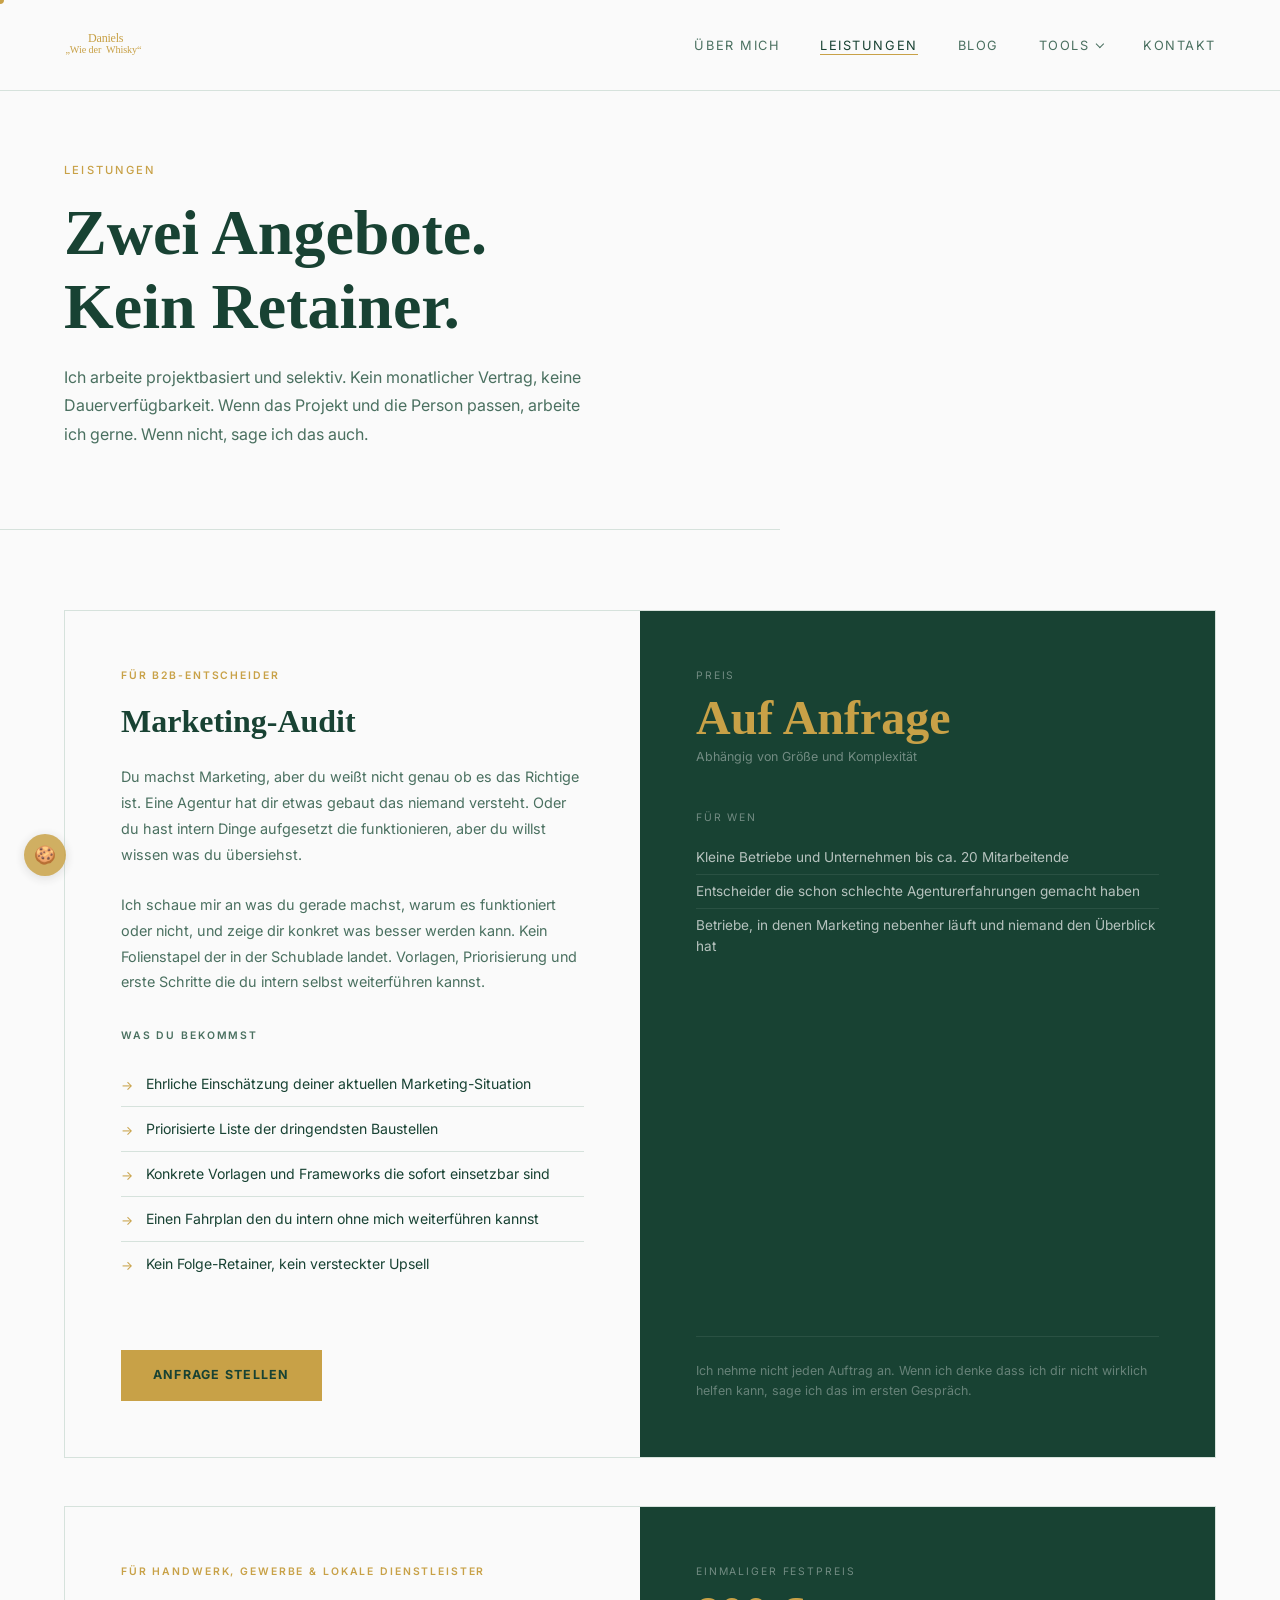
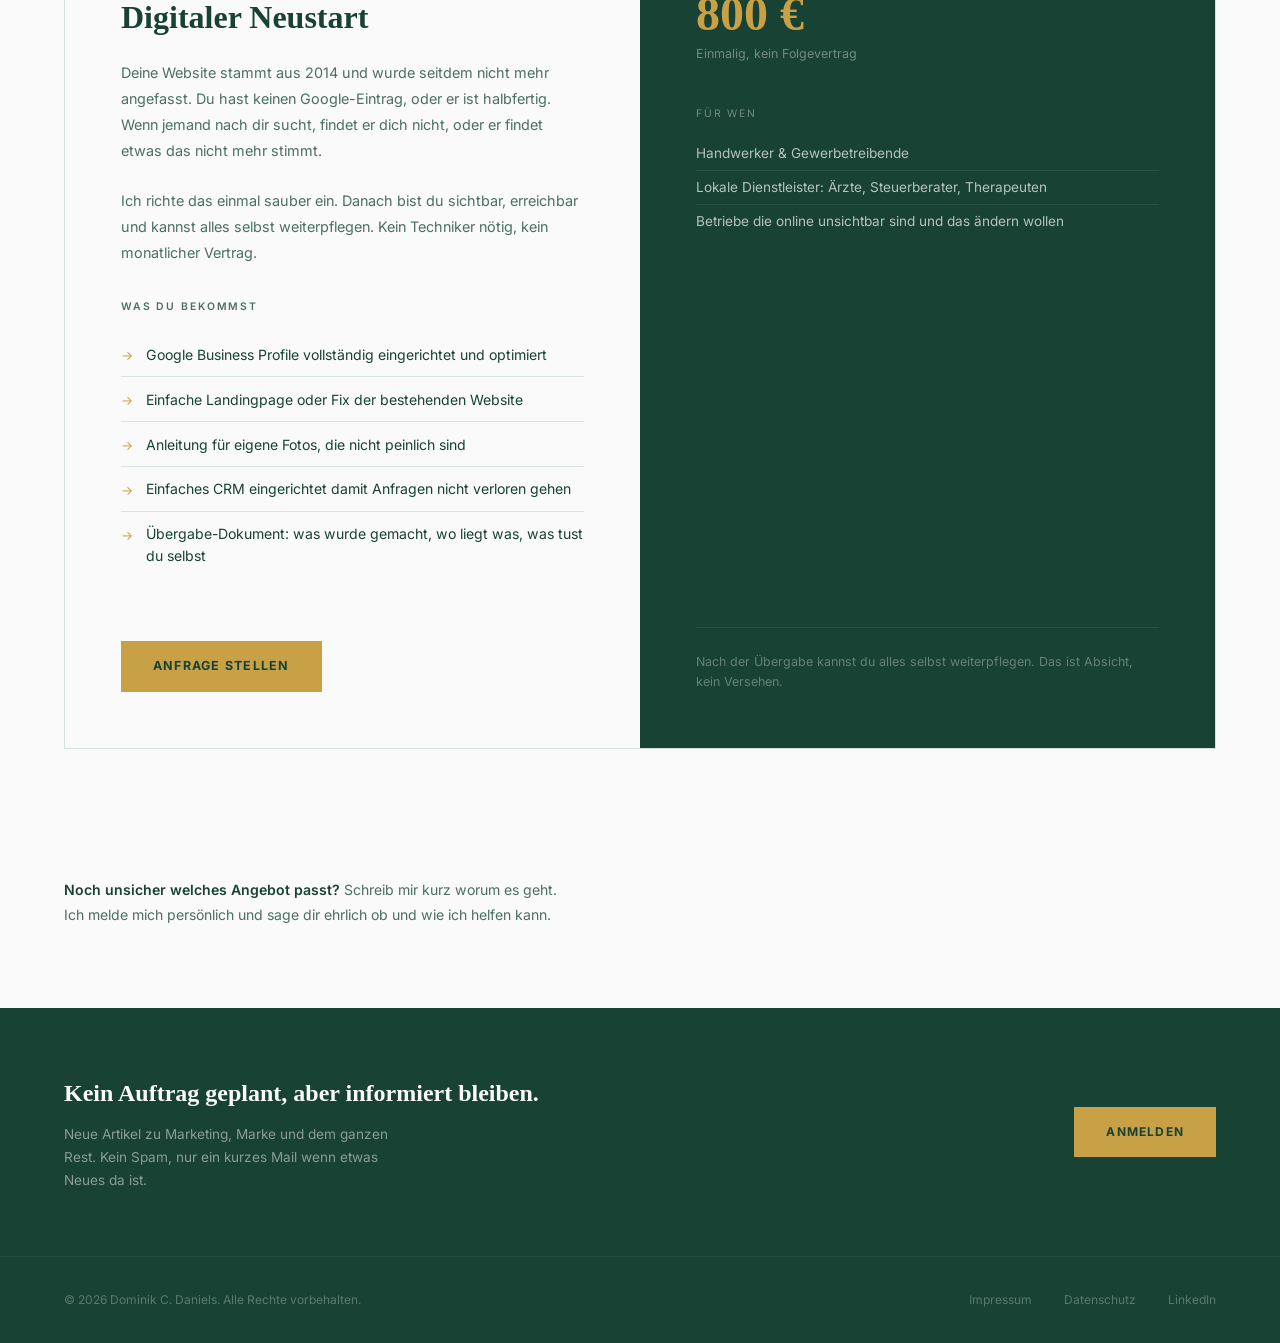
<file: leistungen.html>
<!DOCTYPE html>
<html lang="de">
<head>
  <meta charset="UTF-8" />
  <meta name="viewport" content="width=device-width, initial-scale=1.0" />
  <title>Leistungen – Dominik C. Daniels</title>
  <meta name="description" content="Zwei Angebote. Kein Retainer. Marketing-Audit für B2B-Entscheider und Digitaler Neustart für lokale Betriebe die online endlich sichtbar werden wollen." />
  <link rel="canonical" href="https://dominikdaniels.com/leistungen.html" />
  <meta property="og:type" content="website" />
  <meta property="og:site_name" content="Dominik C. Daniels" />
  <meta property="og:locale" content="de_DE" />
  <meta property="og:title" content="Leistungen – Dominik C. Daniels" />
  <meta property="og:description" content="Zwei Angebote. Kein Retainer. Marketing-Audit für B2B-Entscheider und Digitaler Neustart für lokale Betriebe die online endlich sichtbar werden wollen." />
  <meta property="og:url" content="https://dominikdaniels.com/leistungen.html" />
  <meta property="og:image" content="https://dominikdaniels.com/images/og-default.jpg" />
  <meta property="og:image:width" content="1200" />
  <meta property="og:image:height" content="630" />
  <meta property="og:image:alt" content="Whiskyglas mit den Initialen WDW – Wie der Whisky – auf einer Bartheke" />
  <meta name="twitter:card" content="summary_large_image" />
  <link rel="icon" href="/favicon.ico" sizes="any" />
  <link rel="icon" type="image/png" sizes="48x48" href="/favicon-48.png" />
  <link rel="apple-touch-icon" href="/apple-touch-icon.png" />

  <script>
    window.dataLayer = window.dataLayer || [];
    function gtag(){dataLayer.push(arguments);}
    gtag('consent', 'default', { 'analytics_storage': 'denied', 'ad_storage': 'denied', 'wait_for_update': 500 });
  </script>

  <link rel="preconnect" href="https://fonts.bunny.net" />
  <link href="https://fonts.bunny.net/css?family=libre-baskerville:400,400i,700|inter:300,400,500,700&display=swap" rel="stylesheet" />

  <style>
    *, *::before, *::after { box-sizing: border-box; margin: 0; padding: 0; }
    :root {
      --cream: #FAFAFA;
      --ink: #184233;
      --ink-light: #4a7060;
      --accent: #C8A147;
      --accent-pale: #F5EDD0;
      --line: #D6E2DC;
      --serif: 'Libre Baskerville', Georgia, serif;
      --sans: 'Inter', 'Helvetica Neue', sans-serif;
    }

    html { scroll-behavior: smooth; }
    body { background: var(--cream); color: var(--ink); font-family: var(--sans); font-size: 1rem; line-height: 1.8; overflow-x: hidden; cursor: none; }

    #cursor {
      position: fixed; top: 0; left: 0; width: 8px; height: 8px;
      background: var(--accent); border-radius: 50%;
      pointer-events: none; z-index: 9999;
      transform: translate(-50%, -50%);
      transition: width 0.2s ease, height 0.2s ease;
    }
    #cursor.hover { width: 40px; height: 40px; opacity: 0.5; }
    a, button { cursor: none; }

    /* NAV */

    /* PAGE HEADER */
    .page-header {
      padding: 10rem 4rem 5rem;
      border-bottom: 1px solid var(--line);
      max-width: 780px;
    }
    .page-label {
      font-size: 0.7rem; letter-spacing: 0.2em; text-transform: uppercase;
      color: var(--accent); margin-bottom: 1rem; display: block; font-weight: 500;
    }
    .page-title {
      font-family: var(--serif); font-size: clamp(2.5rem, 5vw, 4rem);
      font-weight: 700; line-height: 1.15; margin-bottom: 1.2rem;
    }
    .page-intro {
      font-size: 1rem; color: var(--ink-light); max-width: 52ch; line-height: 1.8;
    }

    /* SERVICES WRAPPER */
    .services-wrapper {
      padding: 5rem 4rem;
      display: flex; flex-direction: column; gap: 0;
    }

    /* SERVICE BLOCK */
    .service-block {
      display: grid; grid-template-columns: 1fr 1fr;
      gap: 0; border: 1px solid var(--line);
      margin-bottom: 3rem;
    }
    .service-block-content { padding: 3.5rem; }
    .service-block-sidebar {
      background: var(--ink); padding: 3.5rem;
      display: flex; flex-direction: column; justify-content: space-between;
    }

    .service-tag {
      font-size: 0.65rem; letter-spacing: 0.18em; text-transform: uppercase;
      color: var(--accent); font-weight: 600; display: block; margin-bottom: 1rem;
    }
    .service-name {
      font-family: var(--serif); font-size: clamp(1.6rem, 2.5vw, 2.2rem);
      font-weight: 700; line-height: 1.2; margin-bottom: 1.5rem;
    }
    .service-desc {
      font-size: 0.9rem; color: var(--ink-light); line-height: 1.8; margin-bottom: 1.5rem;
    }

    /* WHAT YOU GET LIST */
    .what-you-get { margin: 2rem 0; }
    .what-you-get-label {
      font-size: 0.65rem; letter-spacing: 0.18em; text-transform: uppercase;
      color: var(--ink-light); font-weight: 600; margin-bottom: 1rem; display: block;
    }
    .what-item {
      display: flex; gap: 0.8rem; align-items: flex-start;
      padding: 0.7rem 0; border-bottom: 1px solid var(--line);
      font-size: 0.88rem; color: var(--ink); line-height: 1.5;
    }
    .what-item:last-child { border-bottom: none; }
    .what-item-check {
      color: var(--accent); font-size: 0.8rem; margin-top: 0.15rem; flex-shrink: 0;
    }

    /* SIDEBAR CONTENT */
    .sidebar-price-label {
      font-size: 0.65rem; letter-spacing: 0.18em; text-transform: uppercase;
      color: rgba(250,250,250,0.4); margin-bottom: 0.5rem; display: block;
    }
    .sidebar-price {
      font-family: var(--serif); font-size: 3rem; font-weight: 700;
      color: var(--accent); line-height: 1; margin-bottom: 0.3rem;
    }
    .sidebar-price-note {
      font-size: 0.78rem; color: rgba(250,250,250,0.4); margin-bottom: 2.5rem;
    }
    .sidebar-for-label {
      font-size: 0.65rem; letter-spacing: 0.18em; text-transform: uppercase;
      color: rgba(250,250,250,0.4); margin-bottom: 0.8rem; display: block;
    }
    .sidebar-for-item {
      font-size: 0.85rem; color: rgba(250,250,250,0.7);
      padding: 0.4rem 0; border-bottom: 1px solid rgba(250,250,250,0.08);
      line-height: 1.5;
    }
    .sidebar-for-item:last-child { border-bottom: none; }
    .sidebar-note {
      font-size: 0.78rem; color: rgba(250,250,250,0.35);
      line-height: 1.6; margin-top: 2rem; padding-top: 1.5rem;
      border-top: 1px solid rgba(250,250,250,0.08);
    }

    /* CTA BUTTON */
    .service-cta {
      display: inline-block; margin-top: 2rem;
      padding: 0.9rem 2rem; background: var(--accent);
      color: var(--ink); font-size: 0.78rem; font-weight: 700;
      letter-spacing: 0.1em; text-transform: uppercase;
      text-decoration: none; transition: opacity 0.2s;
    }
    .service-cta:hover { opacity: 0.85; }

    /* BOTTOM NOTE */
    .bottom-note {
      padding: 0 4rem 5rem;
      max-width: 640px;
    }
    .bottom-note p {
      font-size: 0.88rem; color: var(--ink-light); line-height: 1.8;
    }
    .bottom-note strong { color: var(--ink); font-weight: 600; }

    /* NEWSLETTER */
    .newsletter-block {
      background: var(--ink); padding: 4rem;
      display: flex; justify-content: space-between; align-items: center; gap: 3rem; flex-wrap: wrap;
    }
    .newsletter-text h3 { font-family: var(--serif); font-size: 1.5rem; font-weight: 700; color: var(--cream); margin-bottom: 0.5rem; }
    .newsletter-text p { font-size: 0.85rem; color: rgba(250,250,250,0.5); max-width: 38ch; line-height: 1.7; }
    .newsletter-form { display: flex; gap: 0; flex-shrink: 0; }
    .newsletter-input {
      background: transparent; border: 1px solid rgba(250,250,250,0.2);
      border-right: none; color: var(--cream); font-family: var(--sans);
      font-size: 0.85rem; padding: 0.8rem 1.2rem; outline: none; width: 260px;
      transition: border-color 0.3s;
    }
    .newsletter-input:focus { border-color: var(--accent); }
    .newsletter-input::placeholder { color: rgba(250,250,250,0.3); }
    .newsletter-btn {
      display: inline-block;
      background: var(--accent); border: none; color: var(--ink);
      font-family: var(--sans); font-size: 0.75rem; font-weight: 700;
      letter-spacing: 0.1em; text-transform: uppercase; text-decoration: none;
      padding: 0.9rem 2rem; transition: opacity 0.2s; cursor: none; white-space: nowrap;
    }
    .newsletter-btn:hover { opacity: 0.85; }
    .newsletter-note { font-size: 0.72rem; color: rgba(250,250,250,0.25); margin-top: 0.6rem; }

    /* FOOTER */
    footer {
      background: var(--ink); padding: 2rem 4rem;
      display: flex; justify-content: space-between; align-items: center;
      border-top: 1px solid rgba(250,250,250,0.05);
    }
    .footer-copy { font-size: 0.75rem; color: rgba(250,250,250,0.3); }
    .footer-links { display: flex; gap: 2rem; }
    .footer-links a { font-size: 0.75rem; color: rgba(250,250,250,0.3); text-decoration: none; transition: color 0.2s; }
    .footer-links a:hover { color: var(--accent); }

    @media (max-width: 900px) {
      .page-header, .services-wrapper, .bottom-note { padding-left: 1.5rem; padding-right: 1.5rem; }
      .service-block { grid-template-columns: 1fr; }
      .service-block-sidebar { order: -1; }
      footer { flex-direction: column; gap: 1rem; padding: 1.5rem; text-align: center; }
    }
  </style>
  <link rel="stylesheet" href="assets/nav.css" />
  <script src="assets/nav.js" defer></script>
</head>
<body>

<div id="cursor"></div>

<nav class="site-nav" id="navbar" aria-label="Hauptnavigation">
    <a class="nav-logo" href="index.html"><img src="images/logo.svg" alt="Dominik C. Daniels – Startseite"></a>
    <ul class="nav-links" id="navLinks">
      <li><a href="index.html#about">Über mich</a></li>
      <li><a href="leistungen.html" class="active" aria-current="page">Leistungen</a></li>
      <li><a href="blog.html">Blog</a></li>
      <li class="nav-sub">
        <button type="button" class="nav-sub-toggle" aria-expanded="false" aria-controls="navTools">Tools</button>
        <ul class="nav-sub-menu" id="navTools">
          <li><a href="kpi-rechner.html">Marketing-Rechner<small>ROAS, ROI, CAC und mehr berechnen</small></a></li>
        </ul>
      </li>
      <li><a href="index.html#contact">Kontakt</a></li>
    </ul>
    <button class="hamburger" id="hamburger" type="button" aria-label="Menü öffnen" aria-expanded="false" aria-controls="navLinks"><span></span><span></span><span></span></button>
  </nav>

<!-- PAGE HEADER -->
<div class="page-header">
  <span class="page-label">Leistungen</span>
  <h1 class="page-title">Zwei Angebote.<br>Kein Retainer.</h1>
  <p class="page-intro">Ich arbeite projektbasiert und selektiv. Kein monatlicher Vertrag, keine Dauerverfügbarkeit. Wenn das Projekt und die Person passen, arbeite ich gerne. Wenn nicht, sage ich das auch.</p>
</div>

<!-- SERVICES -->
<div class="services-wrapper">

  <!-- AUDIT -->
  <div class="service-block">
    <div class="service-block-content">
      <span class="service-tag">Für B2B-Entscheider</span>
      <h2 class="service-name">Marketing-Audit</h2>
      <p class="service-desc">Du machst Marketing, aber du weißt nicht genau ob es das Richtige ist. Eine Agentur hat dir etwas gebaut das niemand versteht. Oder du hast intern Dinge aufgesetzt die funktionieren, aber du willst wissen was du übersiehst.</p>
      <p class="service-desc">Ich schaue mir an was du gerade machst, warum es funktioniert oder nicht, und zeige dir konkret was besser werden kann. Kein Folienstapel der in der Schublade landet. Vorlagen, Priorisierung und erste Schritte die du intern selbst weiterführen kannst.</p>

      <div class="what-you-get">
        <span class="what-you-get-label">Was du bekommst</span>
        <div class="what-item"><span class="what-item-check">→</span> Ehrliche Einschätzung deiner aktuellen Marketing-Situation</div>
        <div class="what-item"><span class="what-item-check">→</span> Priorisierte Liste der dringendsten Baustellen</div>
        <div class="what-item"><span class="what-item-check">→</span> Konkrete Vorlagen und Frameworks die sofort einsetzbar sind</div>
        <div class="what-item"><span class="what-item-check">→</span> Einen Fahrplan den du intern ohne mich weiterführen kannst</div>
        <div class="what-item"><span class="what-item-check">→</span> Kein Folge-Retainer, kein versteckter Upsell</div>
      </div>

      <a href="index.html#contact" class="service-cta">Anfrage stellen</a>
    </div>
    <div class="service-block-sidebar">
      <div>
        <span class="sidebar-price-label">Preis</span>
        <div class="sidebar-price">Auf Anfrage</div>
        <p class="sidebar-price-note">Abhängig von Größe und Komplexität</p>
        <span class="sidebar-for-label">Für wen</span>
        <div class="sidebar-for-item">Kleine Betriebe und Unternehmen bis ca. 20 Mitarbeitende</div>
        <div class="sidebar-for-item">Entscheider die schon schlechte Agenturerfahrungen gemacht haben</div>
        <div class="sidebar-for-item">Betriebe, in denen Marketing nebenher läuft und niemand den Überblick hat</div>
      </div>
      <p class="sidebar-note">Ich nehme nicht jeden Auftrag an. Wenn ich denke dass ich dir nicht wirklich helfen kann, sage ich das im ersten Gespräch.</p>
    </div>
  </div>

  <!-- DIGITALER NEUSTART -->
  <div class="service-block">
    <div class="service-block-content">
      <span class="service-tag">Für Handwerk, Gewerbe & lokale Dienstleister</span>
      <h2 class="service-name">Digitaler Neustart</h2>
      <p class="service-desc">Deine Website stammt aus 2014 und wurde seitdem nicht mehr angefasst. Du hast keinen Google-Eintrag, oder er ist halbfertig. Wenn jemand nach dir sucht, findet er dich nicht, oder er findet etwas das nicht mehr stimmt.</p>
      <p class="service-desc">Ich richte das einmal sauber ein. Danach bist du sichtbar, erreichbar und kannst alles selbst weiterpflegen. Kein Techniker nötig, kein monatlicher Vertrag.</p>

      <div class="what-you-get">
        <span class="what-you-get-label">Was du bekommst</span>
        <div class="what-item"><span class="what-item-check">→</span> Google Business Profile vollständig eingerichtet und optimiert</div>
        <div class="what-item"><span class="what-item-check">→</span> Einfache Landingpage oder Fix der bestehenden Website</div>
        <div class="what-item"><span class="what-item-check">→</span> Anleitung für eigene Fotos, die nicht peinlich sind</div>
        <div class="what-item"><span class="what-item-check">→</span> Einfaches CRM eingerichtet damit Anfragen nicht verloren gehen</div>
        <div class="what-item"><span class="what-item-check">→</span> Übergabe-Dokument: was wurde gemacht, wo liegt was, was tust du selbst</div>
      </div>

      <a href="index.html#contact" class="service-cta">Anfrage stellen</a>
    </div>
    <div class="service-block-sidebar">
      <div>
        <span class="sidebar-price-label">Einmaliger Festpreis</span>
        <div class="sidebar-price">800 €</div>
        <p class="sidebar-price-note">Einmalig, kein Folgevertrag</p>
        <span class="sidebar-for-label">Für wen</span>
        <div class="sidebar-for-item">Handwerker & Gewerbetreibende</div>
        <div class="sidebar-for-item">Lokale Dienstleister: Ärzte, Steuerberater, Therapeuten</div>
        <div class="sidebar-for-item">Betriebe die online unsichtbar sind und das ändern wollen</div>
      </div>
      <p class="sidebar-note">Nach der Übergabe kannst du alles selbst weiterpflegen. Das ist Absicht, kein Versehen.</p>
    </div>
  </div>

</div>

<!-- BOTTOM NOTE -->
<div class="bottom-note">
  <p><strong>Noch unsicher welches Angebot passt?</strong> Schreib mir kurz worum es geht. Ich melde mich persönlich und sage dir ehrlich ob und wie ich helfen kann.</p>
</div>

<!-- NEWSLETTER -->
<div class="newsletter-block">
  <div class="newsletter-text">
    <h3>Kein Auftrag geplant, aber informiert bleiben.</h3>
    <p>Neue Artikel zu Marketing, Marke und dem ganzen Rest. Kein Spam, nur ein kurzes Mail wenn etwas Neues da ist.</p>
  </div>
  <a href="https://308acf86.sibforms.com/serve/[base64]" target="_blank" class="newsletter-btn">Anmelden</a>
</div>

<!-- FOOTER -->
<footer>
  <span class="footer-copy">© 2026 Dominik C. Daniels. Alle Rechte vorbehalten.</span>
  <div class="footer-links">
    <a href="impressum.html">Impressum</a>
    <a href="datenschutz.html">Datenschutz</a>
    <a href="https://www.linkedin.com/in/dominik-daniels/" target="_blank">LinkedIn</a>
  </div>
</footer>

<script>
  const cursor = document.getElementById('cursor');
  document.addEventListener('mousemove', e => {
    cursor.style.left = e.clientX + 'px';
    cursor.style.top  = e.clientY + 'px';
  });
  document.querySelectorAll('a, button').forEach(el => {
    el.addEventListener('mouseenter', () => cursor.classList.add('hover'));
    el.addEventListener('mouseleave', () => cursor.classList.remove('hover'));
  });
</script>

<!-- KLARO Cookie Manager -->
<script>
  var klaroConfig = {
    version: 1, elementID: 'klaro',
    styling: { theme: ['light', 'bottom', 'wide'] },
    noAutoLoad: false, htmlTexts: true, embedded: false,
    groupByPurpose: true, storageMethod: 'localStorage',
    cookieName: 'klaro', cookieExpiresAfterDays: 365,
    default: false, mustConsent: false, acceptAll: true,
    hideDeclineAll: false, hideLearnMore: false,
    noticeAsModal: false, showNoticeTitle: true,
    showCloseButton: true, lang: 'de',
    translations: {
      de: {
        privacyPolicyUrl: '/datenschutz.html',
        consentmodal: {
          title: 'Cookies & Datenschutz',
          description: 'Ich nutze einige externe Dienste um diese Website zu betreiben und zu verbessern. Du entscheidest selbst welche du aktivierst.',
        },
        consentNotice: {
          description: 'Ich nutze Cookies und externe Dienste. Du kannst selbst entscheiden welche du erlaubst. {purposes}',
          learnMore: 'Einstellungen',
        },
        acceptAll: 'Alle akzeptieren', acceptSelected: 'Auswahl speichern',
        decline: 'Ablehnen', close: 'Schließen', ok: 'OK',
        purposes: { analytics: 'Analyse', marketing: 'Marketing' },
      }
    },
    services: [
      {
        name: 'google-tag-manager', title: 'Google Analytics 4 (über Google Tag Manager)', purposes: ['analytics'], required: false,
        onAccept: `gtag('consent','update',{'analytics_storage':'granted','ad_storage':'denied'});(function(w,d,s,l,i){w[l]=w[l]||[];w[l].push({'gtm.start':new Date().getTime(),event:'gtm.js'});var f=d.getElementsByTagName(s)[0],j=d.createElement(s),dl=l!='dataLayer'?'&l='+l:'';j.async=true;j.src='https://www.googletagmanager.com/gtm.js?id='+i+dl;f.parentNode.insertBefore(j,f);})(window,document,'script','dataLayer','GTM-TT2MLMR5');`,
        onDecline: `gtag('consent','update',{'analytics_storage':'denied','ad_storage':'denied'});`,
        translations: { de: { description: 'Anonymisierte Auswertung der Seitenaufrufe und Kontaktanfragen mit Google Analytics 4. Wird über den Google Tag Manager geladen. Keine Werbe-Cookies.' } }
      }
    ]
  };
</script>
<style>
  .klaro .cookie-notice, .klaro .cookie-modal .cm-modal { background: #C8A147 !important; color: #184233 !important; }
  .klaro .cookie-notice .cn-title, .klaro .cookie-modal .cm-modal .cm-header h1, .klaro .cookie-modal .cm-modal .cm-header h2 { color: #184233 !important; }
  .klaro .cookie-notice p, .klaro .cookie-modal p, .klaro .cookie-modal .cm-list-label, .klaro .cookie-modal .cm-list-description { color: #184233 !important; }
  .klaro .cookie-notice .cn-btn.cm-btn-success, .klaro .cookie-modal .cm-btn.cm-btn-success { background: #184233 !important; color: #FAFAFA !important; border: none !important; }
  .klaro .cookie-notice .cn-btn, .klaro .cookie-modal .cm-btn { background: transparent !important; border: 1px solid #184233 !important; color: #184233 !important; }
  .klaro .cookie-notice .cn-btn:hover, .klaro .cookie-modal .cm-btn:hover { opacity: 0.75 !important; }
  .klaro .cookie-notice a, .klaro .cookie-modal a { color: #184233 !important; text-decoration: underline !important; }
  .klaro .cookie-modal .cm-toggle-all .slider, .klaro .cookie-modal .cm-list-input:checked + .cm-list-label .slider { background: #184233 !important; }
  .klaro .cookie-modal .cm-modal .cm-header, .klaro .cookie-modal .cm-modal .cm-footer { background: #b8922e !important; border-color: rgba(24,66,51,0.2) !important; }
  </style>
<script defer src="https://cdn.kiprotect.com/klaro/v0.7/klaro.js"></script>
<button id="cookieSettingsBtn" onclick="klaro.show()" title="Cookie-Einstellungen">🍪</button>
<style>
  #cookieSettingsBtn { position: fixed; bottom: 1.5rem; left: 1.5rem; width: 42px; height: 42px; border-radius: 50%; background: #C8A147; border: none; font-size: 1.1rem; cursor: none; box-shadow: 0 2px 12px rgba(0,0,0,0.15); z-index: 998; transition: transform 0.2s, opacity 0.2s; opacity: 0.85; }
  #cookieSettingsBtn:hover { transform: scale(1.1); opacity: 1; }
  </style>

</body>
</html>
</file>
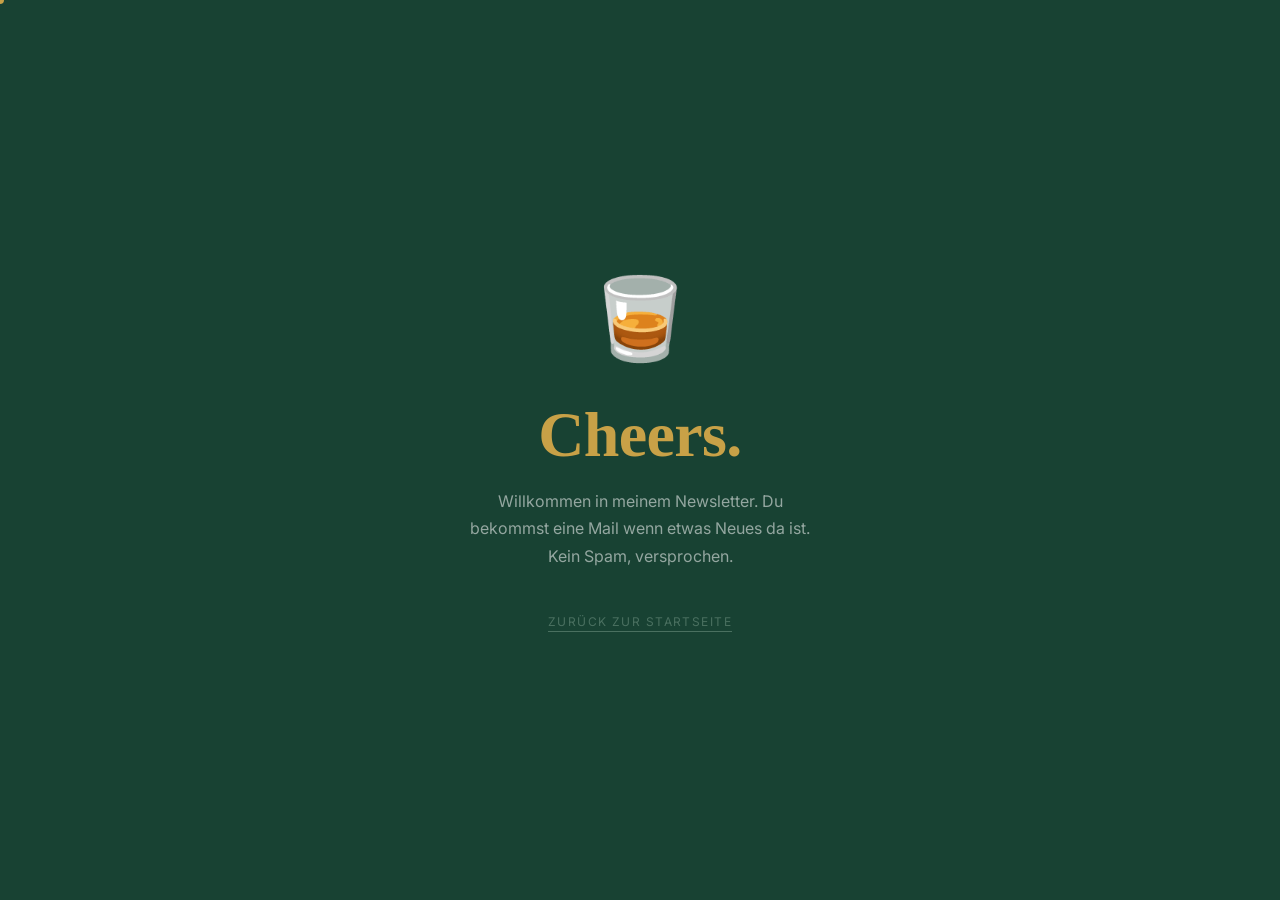
<file: optin-success-thankyou.html>
<!DOCTYPE html>
<html lang="de">
<head>
  <meta charset="UTF-8" />
  <meta name="viewport" content="width=device-width, initial-scale=1.0" />
  <title>Cheers – Dominik C. Daniels</title>
  <link rel="icon" href="/favicon.ico" sizes="any" />
  <link rel="icon" type="image/png" sizes="48x48" href="/favicon-48.png" />
  <link rel="apple-touch-icon" href="/apple-touch-icon.png" />
  <meta name="robots" content="noindex, nofollow" />

  <link rel="preconnect" href="https://fonts.bunny.net" />
  <link href="https://fonts.bunny.net/css?family=libre-baskerville:400,700|inter:300,400,500&display=swap" rel="stylesheet" />

  <style>
    *, *::before, *::after { box-sizing: border-box; margin: 0; padding: 0; }
    :root {
      --cream: #FAFAFA;
      --ink: #184233;
      --ink-light: #4a7060;
      --accent: #C8A147;
      --line: #D6E2DC;
      --serif: 'Libre Baskerville', Georgia, serif;
      --sans: 'Inter', 'Helvetica Neue', sans-serif;
    }

    html, body {
      height: 100%;
      background: var(--ink);
      display: flex; align-items: center; justify-content: center;
      font-family: var(--sans);
      cursor: none;
    }

    #cursor {
      position: fixed; top: 0; left: 0; width: 8px; height: 8px;
      background: var(--accent); border-radius: 50%;
      pointer-events: none; z-index: 9999;
      transform: translate(-50%, -50%);
      transition: width 0.2s ease, height 0.2s ease;
    }
    #cursor.hover { width: 40px; height: 40px; opacity: 0.5; }
    a { cursor: none; }

    .wrap {
      text-align: center;
      padding: 3rem 2rem;
      opacity: 0;
      animation: fadeUp 1s ease 0.2s forwards;
    }

    .emoji {
      font-size: 5rem;
      display: block;
      margin-bottom: 2rem;
      animation: tilt 2s ease-in-out infinite;
    }

    h1 {
      font-family: var(--serif);
      font-size: clamp(2.5rem, 6vw, 4rem);
      font-weight: 700;
      color: var(--accent);
      margin-bottom: 1rem;
      letter-spacing: -0.01em;
    }

    p {
      font-size: 1rem;
      color: rgba(250,250,250,0.55);
      max-width: 36ch;
      margin: 0 auto 2.5rem;
      line-height: 1.7;
    }

    .back-link {
      display: inline-block;
      font-size: 0.75rem; letter-spacing: 0.12em; text-transform: uppercase;
      color: var(--ink-light); text-decoration: none;
      border-bottom: 1px solid var(--ink-light);
      padding-bottom: 2px;
      transition: color 0.2s, border-color 0.2s;
    }
    .back-link:hover { color: var(--accent); border-color: var(--accent); }

    @keyframes fadeUp {
      from { opacity: 0; transform: translateY(16px); }
      to   { opacity: 1; transform: translateY(0); }
    }

    @keyframes tilt {
      0%, 100% { transform: rotate(0deg); }
      25%       { transform: rotate(-8deg); }
      75%       { transform: rotate(8deg); }
    }
  </style>
</head>
<body>

  <div id="cursor"></div>

  <div class="wrap">
    <span class="emoji">🥃</span>
    <h1>Cheers.</h1>
    <p>Willkommen in meinem Newsletter. Du bekommst eine Mail wenn etwas Neues da ist. Kein Spam, versprochen.</p>
    <a class="back-link" href="/index.html">Zurück zur Startseite</a>
  </div>

  <script>
    const cursor = document.getElementById('cursor');
    document.addEventListener('mousemove', e => {
      cursor.style.left = e.clientX + 'px';
      cursor.style.top  = e.clientY + 'px';
    });
    document.querySelectorAll('a').forEach(el => {
      el.addEventListener('mouseenter', () => cursor.classList.add('hover'));
      el.addEventListener('mouseleave', () => cursor.classList.remove('hover'));
    });
  </script>

</body>
</html>
</file>
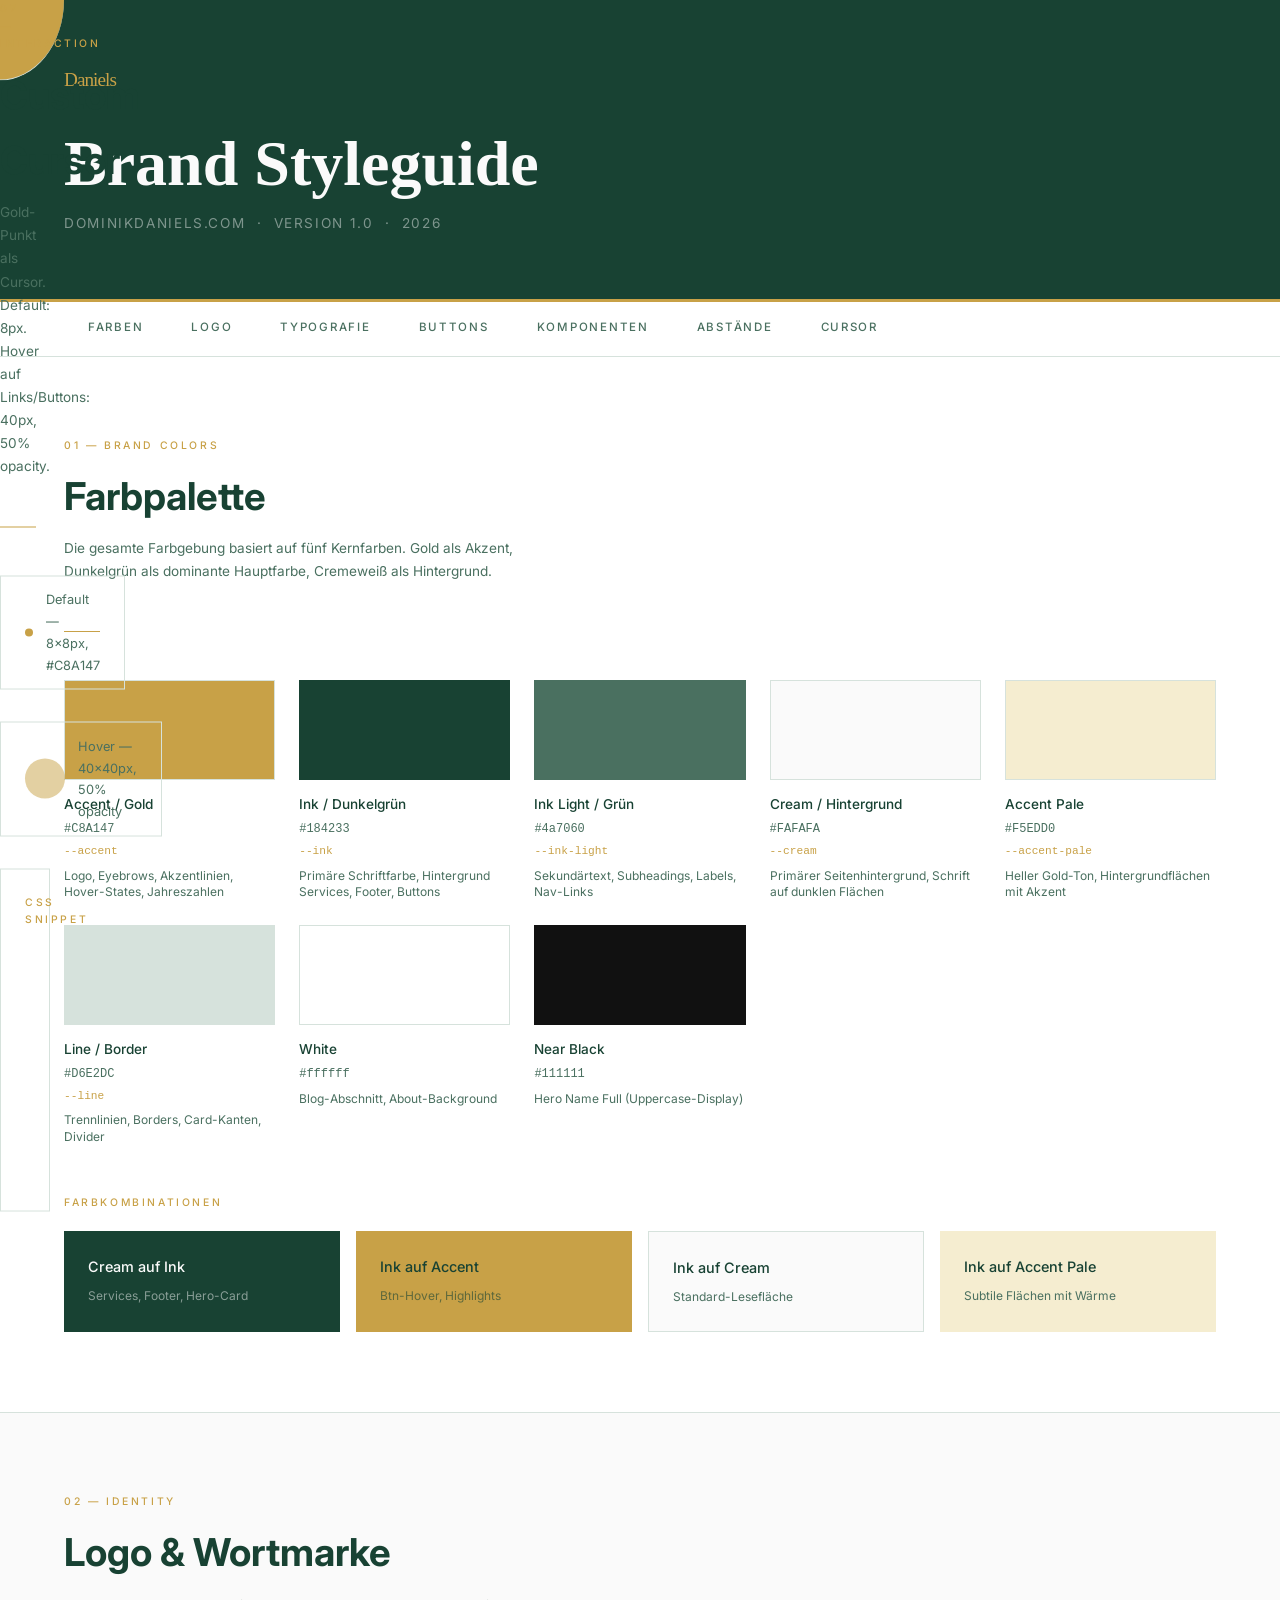
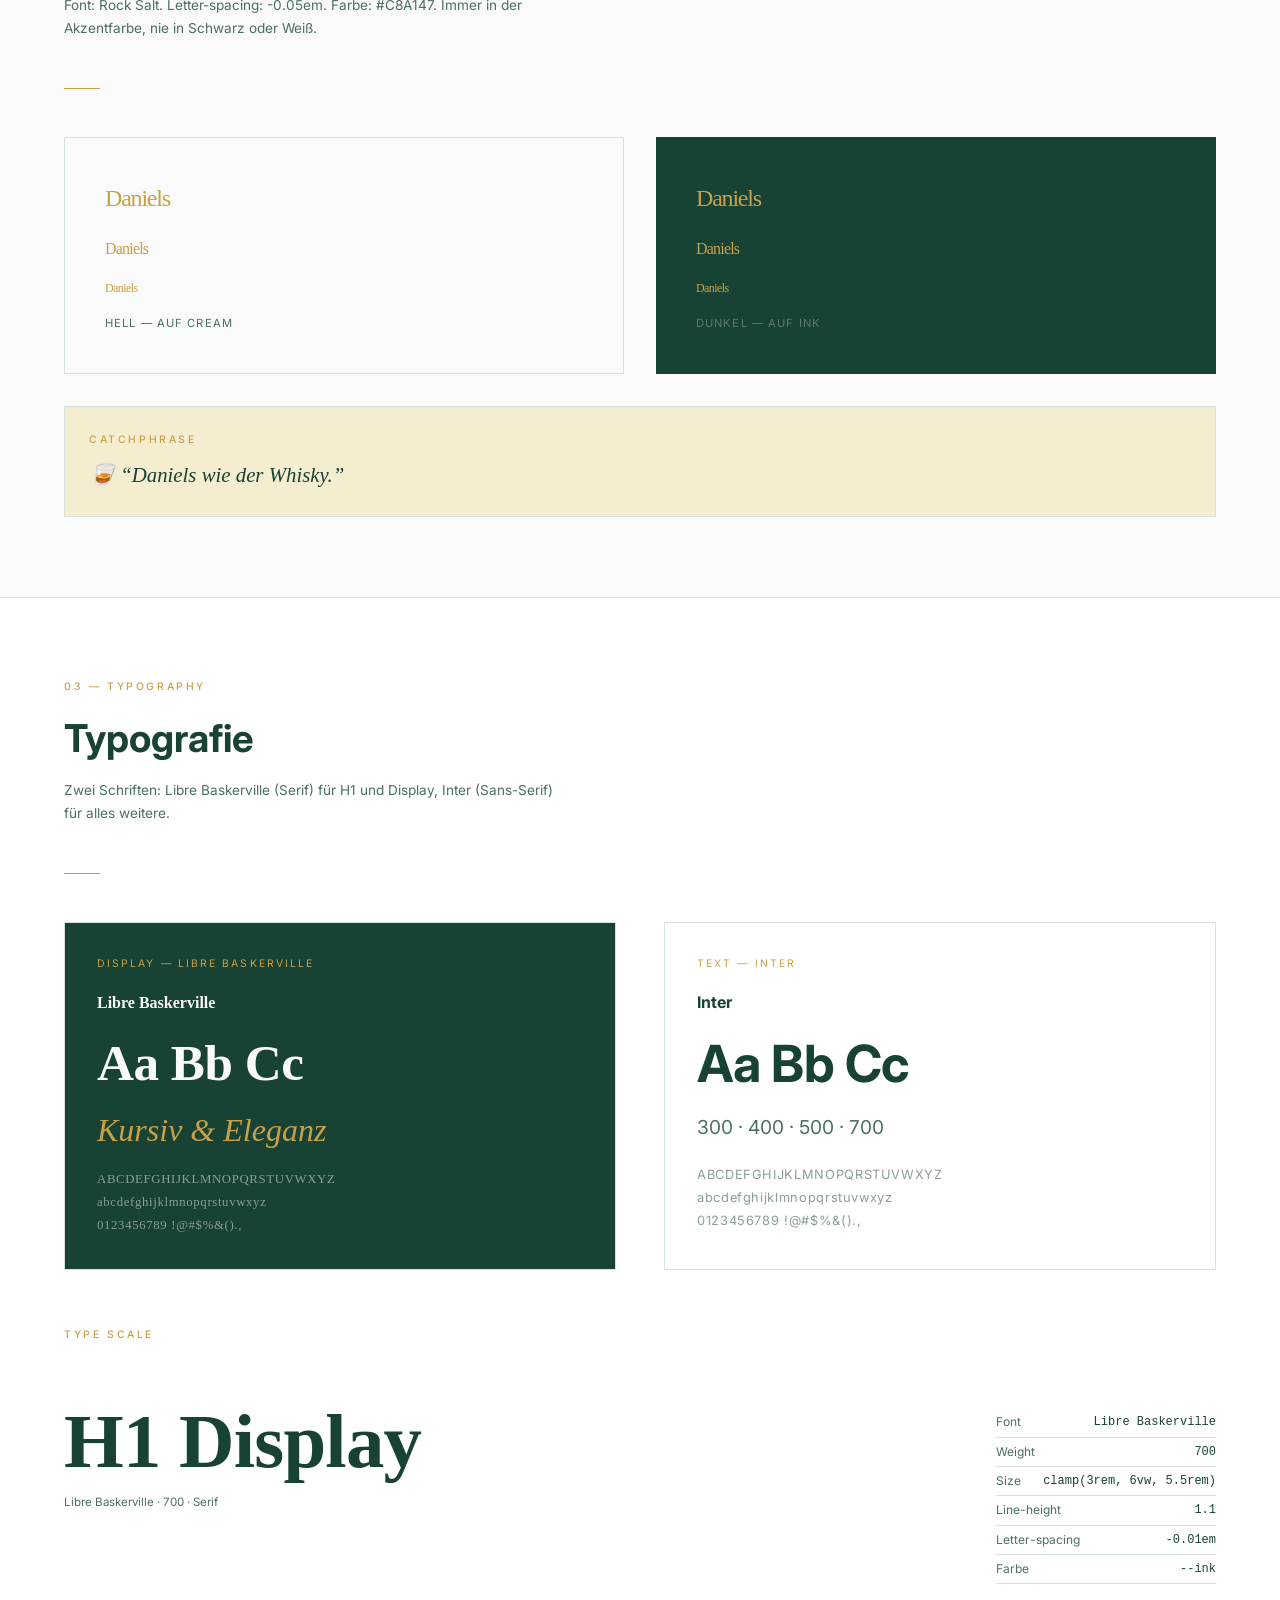
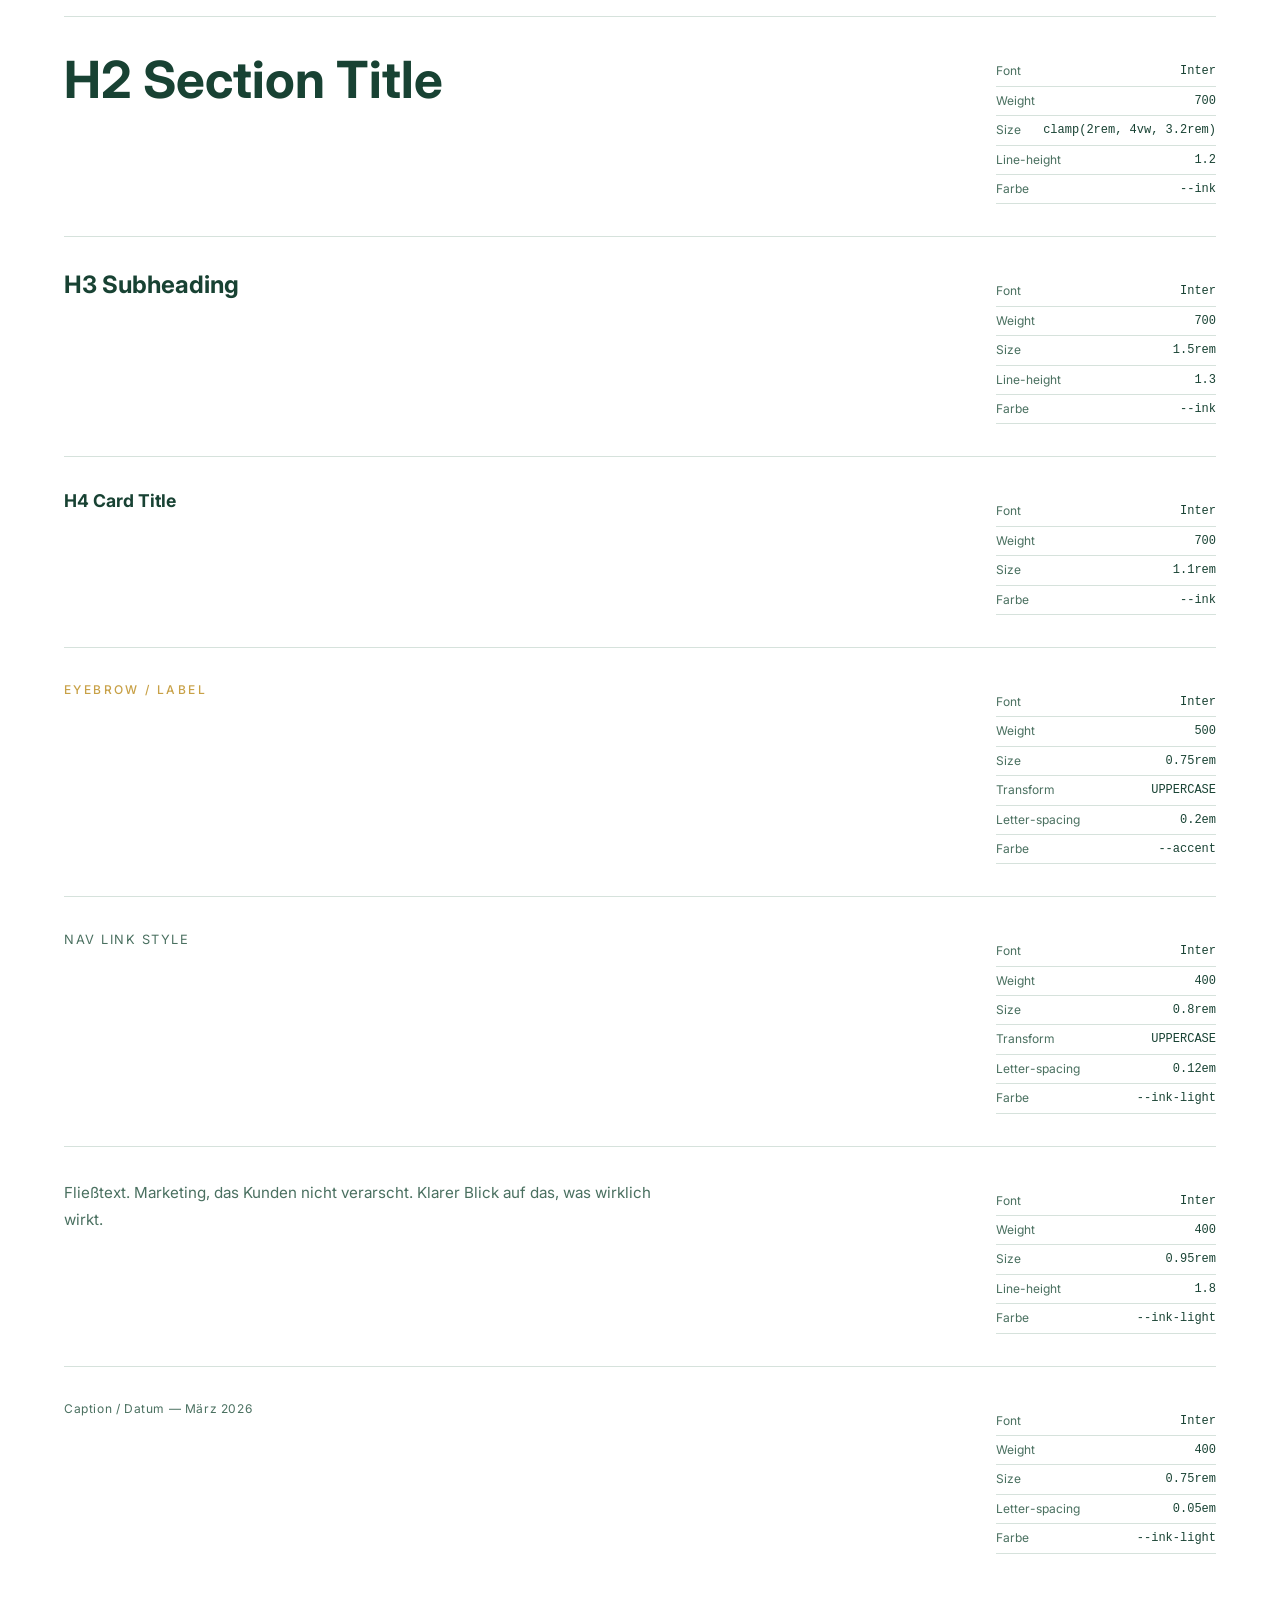
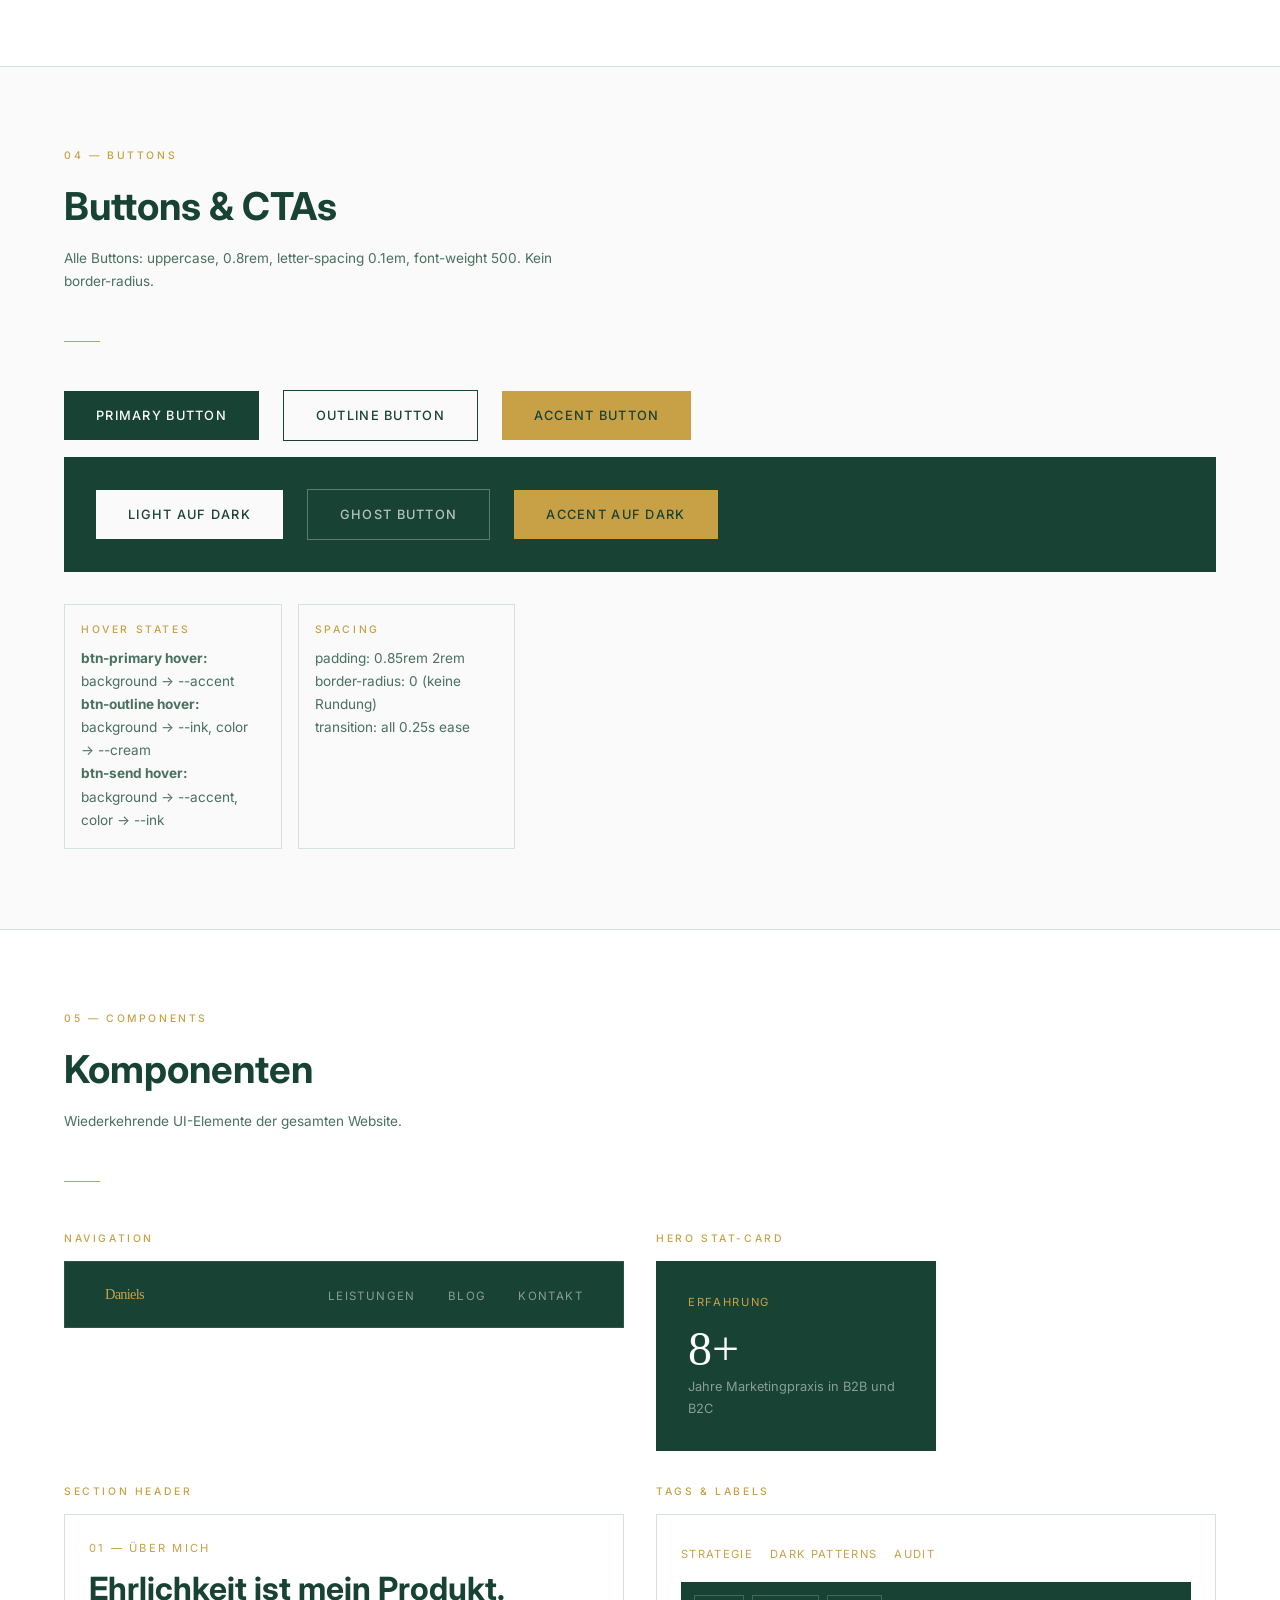
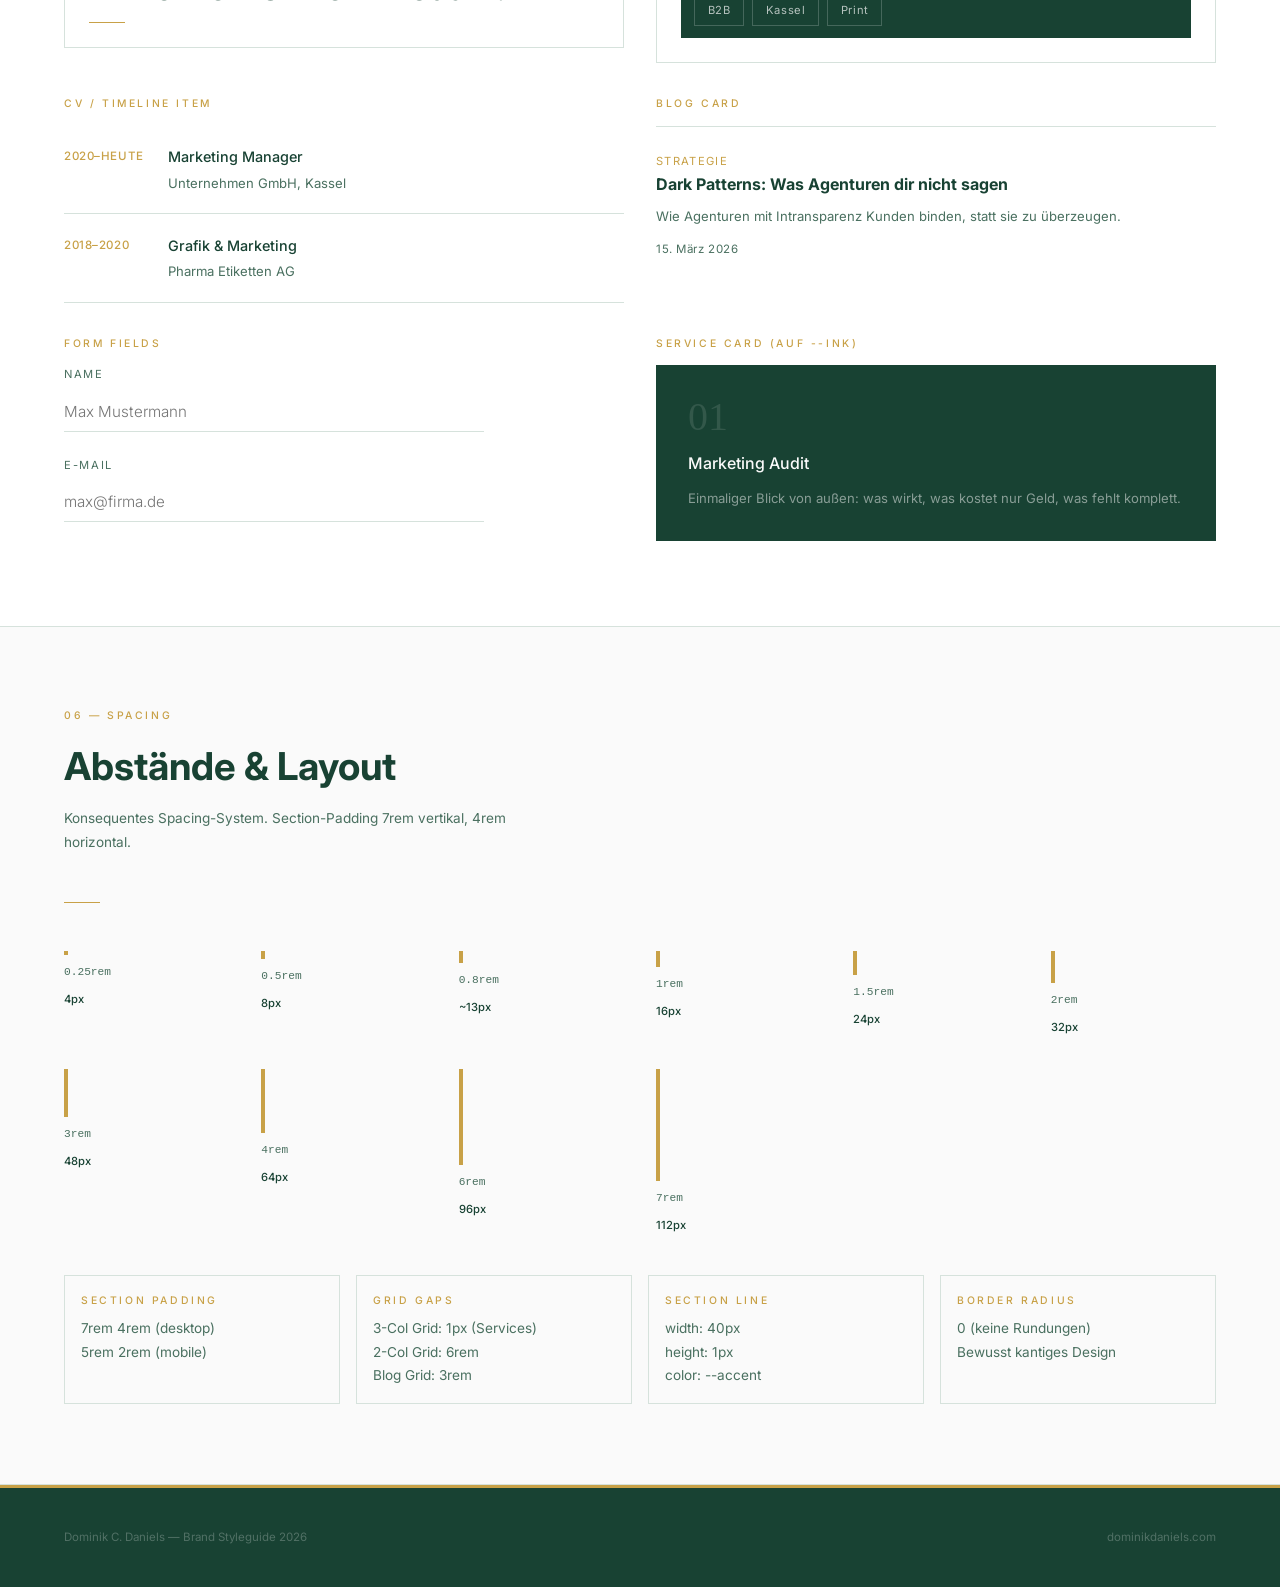
<file: styleguide.html>
<!DOCTYPE html>
<html lang="de">
<head>
  <meta charset="UTF-8" />
  <meta name="viewport" content="width=device-width, initial-scale=1.0" />
  <title>Styleguide – Dominik C. Daniels</title>
  <meta name="robots" content="noindex" />
  <link rel="preconnect" href="https://fonts.bunny.net" />
  <link href="https://fonts.bunny.net/css?family=libre-baskerville:400,400i,700|inter:300,400,500,700|rock-salt:400&display=swap" rel="stylesheet" />
  <style>
    *, *::before, *::after { box-sizing: border-box; margin: 0; padding: 0; }

    :root {
      --cream:       #FAFAFA;
      --ink:         #184233;
      --ink-light:   #4a7060;
      --accent:      #C8A147;
      --accent-pale: #F5EDD0;
      --line:        #D6E2DC;
      --white:       #ffffff;
      --serif:       'Libre Baskerville', Georgia, serif;
      --sans:        'Inter', 'Helvetica Neue', sans-serif;
    }

    html { scroll-behavior: smooth; }

    body {
      background: var(--cream);
      color: var(--ink);
      font-family: var(--sans);
      font-weight: 400;
      line-height: 1.7;
    }

    /* ── CURSOR ── */
    body { cursor: none; }
    #cursor {
      position: fixed; top: 0; left: 0; width: 8px; height: 8px;
      background: var(--accent); border-radius: 50%;
      pointer-events: none; z-index: 9999;
      transform: translate(-50%, -50%);
      transition: transform 0.1s ease, width 0.2s ease, height 0.2s ease;
    }
    #cursor.hover { width: 40px; height: 40px; opacity: 0.5; }

    /* ── LAYOUT ── */
    .sg-header {
      background: var(--ink);
      padding: 4rem;
      border-bottom: 3px solid var(--accent);
    }
    .sg-header-logo {
      font-family: 'Rock Salt', var(--serif);
      font-size: 1.2rem;
      letter-spacing: -0.05em;
      color: var(--accent);
      margin-bottom: 2rem;
      display: block;
    }
    .sg-header h1 {
      font-family: var(--serif);
      font-size: clamp(2.5rem, 5vw, 4rem);
      font-weight: 700;
      color: var(--cream);
      line-height: 1.1;
      margin-bottom: 0.8rem;
    }
    .sg-header p {
      font-size: 0.85rem;
      color: rgba(250,250,250,0.45);
      letter-spacing: 0.12em;
      text-transform: uppercase;
      font-weight: 400;
    }

    /* ── NAV ── */
    .sg-nav {
      position: sticky; top: 0; z-index: 50;
      background: var(--white);
      border-bottom: 1px solid var(--line);
      padding: 0 4rem;
      display: flex; gap: 0; overflow-x: auto;
    }
    .sg-nav a {
      font-size: 0.72rem; letter-spacing: 0.15em; text-transform: uppercase;
      font-weight: 500; color: var(--ink-light); text-decoration: none;
      padding: 1rem 1.5rem; white-space: nowrap;
      border-bottom: 2px solid transparent;
      transition: color 0.2s, border-color 0.2s;
    }
    .sg-nav a:hover { color: var(--ink); border-bottom-color: var(--accent); }

    /* ── SECTIONS ── */
    .sg-section {
      padding: 5rem 4rem;
      border-bottom: 1px solid var(--line);
    }
    .sg-section:nth-child(even) { background: var(--white); }
    .sg-section-label {
      font-size: 0.65rem; letter-spacing: 0.25em; text-transform: uppercase;
      color: var(--accent); font-weight: 500; margin-bottom: 0.6rem;
    }
    .sg-section-title {
      font-family: var(--sans); font-size: clamp(1.8rem, 3vw, 2.5rem);
      font-weight: 700; color: var(--ink); margin-bottom: 0.5rem;
    }
    .sg-section-desc {
      font-size: 0.85rem; color: var(--ink-light); margin-bottom: 3rem;
      max-width: 55ch;
    }
    .sg-divider { width: 36px; height: 1px; background: var(--accent); margin: 0.8rem 0 3rem; }

    /* ── COLORS ── */
    .color-grid {
      display: grid;
      grid-template-columns: repeat(auto-fill, minmax(180px, 1fr));
      gap: 1.5rem;
    }
    .color-card { overflow: hidden; }
    .color-swatch {
      height: 100px;
      border: 1px solid var(--line);
    }
    .color-info { padding: 0.8rem 0 0; }
    .color-name { font-weight: 500; font-size: 0.85rem; color: var(--ink); }
    .color-hex {
      font-family: 'Courier New', monospace;
      font-size: 0.75rem; color: var(--ink-light); margin-top: 0.2rem;
    }
    .color-var {
      font-family: 'Courier New', monospace;
      font-size: 0.7rem; color: var(--accent); margin-top: 0.15rem;
    }
    .color-role { font-size: 0.75rem; color: var(--ink-light); margin-top: 0.4rem; line-height: 1.4; }

    /* ── TYPOGRAPHY ── */
    .type-specimen { margin-bottom: 3rem; }
    .type-meta {
      display: flex; gap: 2rem; align-items: baseline;
      border-bottom: 1px solid var(--line); padding-bottom: 0.5rem;
      margin-bottom: 1.5rem;
    }
    .type-meta-name { font-size: 0.7rem; letter-spacing: 0.15em; text-transform: uppercase; color: var(--accent); }
    .type-meta-detail { font-size: 0.7rem; color: var(--ink-light); }

    .sg-h1 { font-family: var(--serif); font-weight: 700; font-size: clamp(3rem, 6vw, 5.5rem); line-height: 1.1; letter-spacing: -0.01em; color: var(--ink); }
    .sg-h1-label { font-size: 0.72rem; color: var(--ink-light); margin-top: 0.5rem; }

    .sg-h2 { font-family: var(--sans); font-weight: 700; font-size: clamp(2rem, 4vw, 3.2rem); line-height: 1.2; color: var(--ink); }
    .sg-h3 { font-family: var(--sans); font-weight: 700; font-size: 1.5rem; line-height: 1.3; color: var(--ink); }
    .sg-h4 { font-family: var(--sans); font-weight: 700; font-size: 1.1rem; line-height: 1.4; color: var(--ink); }

    .type-row {
      display: grid; grid-template-columns: 1fr 220px;
      gap: 2rem; align-items: start;
      padding: 2rem 0; border-bottom: 1px solid var(--line);
    }
    .type-row:last-child { border-bottom: none; }
    .type-specs { padding-top: 0.5rem; }
    .type-spec-item {
      display: flex; justify-content: space-between;
      font-size: 0.75rem; color: var(--ink-light);
      padding: 0.25rem 0; border-bottom: 1px solid var(--line);
    }
    .type-spec-item span:last-child { font-family: 'Courier New', monospace; color: var(--ink); }

    .eyebrow-demo {
      font-size: 0.75rem; letter-spacing: 0.2em; text-transform: uppercase;
      color: var(--accent); font-weight: 500; font-family: var(--sans);
    }
    .body-demo { font-size: 0.95rem; color: var(--ink-light); line-height: 1.8; max-width: 60ch; }
    .body-small-demo { font-size: 0.85rem; color: var(--ink-light); line-height: 1.7; }
    .caption-demo { font-size: 0.75rem; color: var(--ink-light); letter-spacing: 0.05em; }
    .label-demo {
      font-size: 0.7rem; letter-spacing: 0.15em;
      text-transform: uppercase; color: var(--ink-light); font-weight: 400;
    }
    .nav-link-demo {
      font-size: 0.8rem; letter-spacing: 0.12em; text-transform: uppercase;
      color: var(--ink-light); font-weight: 400;
    }

    /* ── FONT SHOWCASE ── */
    .font-showcase {
      display: grid; grid-template-columns: 1fr 1fr; gap: 3rem;
    }
    .font-block { padding: 2rem; border: 1px solid var(--line); }
    .font-block-serif { background: var(--ink); }
    .font-block-sans { background: var(--white); }
    .font-block-label { font-size: 0.65rem; letter-spacing: 0.2em; text-transform: uppercase; margin-bottom: 1rem; }
    .font-block-serif .font-block-label { color: var(--accent); }
    .font-block-sans .font-block-label { color: var(--accent); }
    .font-block-name { font-weight: 700; font-size: 1rem; margin-bottom: 0.3rem; }
    .font-block-serif .font-block-name { color: var(--cream); font-family: var(--serif); }
    .font-block-sans .font-block-name { color: var(--ink); font-family: var(--sans); }
    .font-block-abc {
      font-size: clamp(2rem, 4vw, 3.5rem);
      line-height: 1.1; margin: 1.2rem 0;
      letter-spacing: -0.01em;
    }
    .font-block-serif .font-block-abc { font-family: var(--serif); font-weight: 700; color: var(--cream); }
    .font-block-sans .font-block-abc { font-family: var(--sans); font-weight: 700; color: var(--ink); }
    .font-block-abc-italic {
      font-family: var(--serif); font-style: italic; font-weight: 400;
      font-size: clamp(1.5rem, 2.5vw, 2.2rem);
      color: var(--accent); line-height: 1.2;
    }
    .font-chars {
      font-size: 0.8rem; letter-spacing: 0.05em; opacity: 0.5;
      line-height: 1.8; word-break: break-all;
    }
    .font-block-serif .font-chars { color: var(--cream); font-family: var(--serif); }
    .font-block-sans .font-chars { color: var(--ink); font-family: var(--sans); }

    /* ── BUTTONS ── */
    .btn-grid { display: flex; flex-wrap: wrap; gap: 1.5rem; align-items: center; }
    .btn {
      display: inline-block; padding: 0.85rem 2rem;
      text-decoration: none; font-size: 0.8rem;
      letter-spacing: 0.1em; text-transform: uppercase; font-weight: 500;
      font-family: var(--sans); cursor: none;
      transition: all 0.25s ease;
    }
    .btn-primary { background: var(--ink); color: var(--cream); }
    .btn-primary:hover { background: var(--accent); }
    .btn-outline { border: 1px solid var(--ink); color: var(--ink); }
    .btn-outline:hover { background: var(--ink); color: var(--cream); }
    .btn-accent { background: var(--accent); color: var(--ink); }
    .btn-accent:hover { background: var(--ink); color: var(--cream); }
    .btn-ghost { border: 1px solid rgba(250,250,250,0.3); color: rgba(250,250,250,0.7); }
    .btn-ghost:hover { background: rgba(250,250,250,0.1); }

    .btn-row-dark {
      background: var(--ink); padding: 2rem; display: flex; flex-wrap: wrap; gap: 1.5rem; align-items: center;
      margin-top: 1rem;
    }

    /* ── COMPONENTS ── */
    .component-grid { display: grid; grid-template-columns: 1fr 1fr; gap: 2rem; }

    /* Tag */
    .tag {
      font-size: 0.7rem; padding: 0.3rem 0.8rem;
      border: 1px solid rgba(250,250,250,0.2); color: rgba(250,250,250,0.7);
      letter-spacing: 0.05em; display: inline-block;
    }
    .blog-tag {
      font-size: 0.7rem; letter-spacing: 0.12em; text-transform: uppercase;
      color: var(--accent); display: inline-block;
    }

    /* Form */
    .form-demo { max-width: 420px; }
    .form-group-demo { margin-bottom: 1.5rem; }
    .form-label-demo {
      display: block; font-size: 0.7rem; letter-spacing: 0.15em;
      text-transform: uppercase; color: var(--ink-light); margin-bottom: 0.5rem;
    }
    .form-input-demo {
      width: 100%; background: transparent; border: none;
      border-bottom: 1px solid var(--line); color: var(--ink);
      font-family: var(--sans); font-size: 0.95rem; font-weight: 300;
      padding: 0.6rem 0; outline: none;
    }

    /* Card */
    .hero-card-demo {
      background: var(--ink); padding: 2rem; max-width: 280px; color: var(--cream);
    }
    .hcd-label { font-size: 0.7rem; letter-spacing: 0.15em; text-transform: uppercase; color: var(--accent); margin-bottom: 0.8rem; }
    .hcd-stat { font-family: var(--serif); font-size: 3rem; font-weight: 300; line-height: 1; margin-bottom: 0.2rem; }
    .hcd-desc { font-size: 0.8rem; color: rgba(250,250,250,0.5); }

    /* Nav demo */
    .nav-demo {
      background: var(--ink); padding: 1.2rem 2.5rem;
      display: flex; justify-content: space-between; align-items: center;
      border: 1px solid rgba(250,250,250,0.1);
    }
    .nav-demo-logo {
      font-family: 'Rock Salt', var(--serif);
      font-size: 0.9rem; letter-spacing: -0.05em; color: var(--accent);
    }
    .nav-demo-links { display: flex; gap: 2rem; list-style: none; }
    .nav-demo-links a {
      font-size: 0.72rem; letter-spacing: 0.12em; text-transform: uppercase;
      color: rgba(250,250,250,0.5); text-decoration: none; font-weight: 400;
    }

    /* Section number */
    .section-number-demo {
      font-size: 0.7rem; letter-spacing: 0.2em; text-transform: uppercase;
      color: var(--accent); display: block; margin-bottom: 0.6rem;
    }
    .section-line-demo { width: 36px; height: 1px; background: var(--accent); margin-top: 0.8rem; }

    /* CV item */
    .cv-demo {
      display: grid; grid-template-columns: 80px 1fr;
      gap: 1.5rem; padding: 1.2rem 0; border-bottom: 1px solid var(--line);
    }
    .cv-demo-year { font-size: 0.72rem; color: var(--accent); letter-spacing: 0.05em; font-weight: 500; text-transform: uppercase; padding-top: 0.15rem; }
    .cv-demo-role { font-weight: 500; font-size: 0.9rem; margin-bottom: 0.15rem; }
    .cv-demo-co { font-size: 0.82rem; color: var(--ink-light); }

    /* Blog card */
    .blog-card-demo { border-top: 1px solid var(--line); padding-top: 1.2rem; }
    .blog-card-demo-title { font-family: var(--sans); font-size: 1rem; font-weight: 700; line-height: 1.4; margin-bottom: 0.6rem; color: var(--ink); }
    .blog-card-demo-excerpt { font-size: 0.82rem; color: var(--ink-light); margin-bottom: 0.8rem; }
    .blog-card-demo-date { font-size: 0.72rem; color: var(--ink-light); letter-spacing: 0.05em; }

    /* ── SPACING ── */
    .spacing-row {
      display: flex; align-items: stretch; gap: 1.5rem; flex-wrap: wrap; margin-bottom: 1rem;
    }
    .spacing-item { display: flex; flex-direction: column; align-items: flex-start; gap: 0.5rem; }
    .spacing-bar { background: var(--accent); width: 4px; }
    .spacing-label { font-size: 0.7rem; color: var(--ink-light); font-family: 'Courier New', monospace; }
    .spacing-px { font-size: 0.7rem; color: var(--ink); font-weight: 500; }

    /* ── LOGO ── */
    .logo-demo-grid { display: grid; grid-template-columns: 1fr 1fr; gap: 2rem; }
    .logo-block { padding: 2.5rem; display: flex; flex-direction: column; justify-content: center; align-items: flex-start; gap: 1rem; }
    .logo-block-light { background: var(--cream); border: 1px solid var(--line); }
    .logo-block-dark { background: var(--ink); }
    .logo-text {
      font-family: 'Rock Salt', var(--serif);
      letter-spacing: -0.05em; color: var(--accent);
      font-weight: 400;
    }
    .logo-size-lg { font-size: 1.5rem; }
    .logo-size-md { font-size: 1rem; }
    .logo-size-sm { font-size: 0.75rem; }
    .logo-caption { font-size: 0.7rem; color: var(--ink-light); letter-spacing: 0.1em; text-transform: uppercase; }
    .logo-block-dark .logo-caption { color: rgba(250,250,250,0.3); }

    /* ── CURSOR DEMO ── */
    .cursor-demo-wrap { display: flex; gap: 2rem; align-items: center; flex-wrap: wrap; }
    .cursor-pill {
      display: inline-flex; align-items: center; gap: 0.8rem;
      padding: 0.8rem 1.5rem; border: 1px solid var(--line);
      font-size: 0.8rem; color: var(--ink-light);
    }
    .cursor-dot { width: 8px; height: 8px; border-radius: 50%; background: var(--accent); flex-shrink: 0; }
    .cursor-dot-lg { width: 40px; height: 40px; border-radius: 50%; background: var(--accent); opacity: 0.5; flex-shrink: 0; }

    /* ── FOOTER ── */
    .sg-footer {
      background: var(--ink); padding: 2.5rem 4rem;
      display: flex; justify-content: space-between; align-items: center;
      border-top: 3px solid var(--accent);
    }
    .sg-footer-text { font-size: 0.72rem; color: rgba(250,250,250,0.25); }

    /* ── RESPONSIVE ── */
    @media (max-width: 768px) {
      .sg-header, .sg-section { padding: 3rem 1.5rem; }
      .sg-nav { padding: 0 1rem; }
      .font-showcase, .component-grid, .logo-demo-grid { grid-template-columns: 1fr; }
      .type-row { grid-template-columns: 1fr; }
      .sg-footer { padding: 2rem 1.5rem; flex-direction: column; gap: 1rem; }
    }
  </style>
</head>
<body>

<div id="cursor"></div>

<!-- HEADER -->
<header class="sg-header">
  <span class="sg-header-logo">Daniels</span>
  <h1>Brand Styleguide</h1>
  <p>dominikdaniels.com &nbsp;·&nbsp; Version 1.0 &nbsp;·&nbsp; 2026</p>
</header>

<!-- NAV -->
<nav class="sg-nav">
  <a href="#farben">Farben</a>
  <a href="#logo">Logo</a>
  <a href="#typografie">Typografie</a>
  <a href="#buttons">Buttons</a>
  <a href="#komponenten">Komponenten</a>
  <a href="#abstände">Abstände</a>
  <a href="#cursor">Cursor</a>
</nav>

<!-- ═══════════════════════════════════════════ FARBEN -->
<section class="sg-section" id="farben">
  <div class="sg-section-label">01 &mdash; Brand Colors</div>
  <h2 class="sg-section-title">Farbpalette</h2>
  <p class="sg-section-desc">Die gesamte Farbgebung basiert auf fünf Kernfarben. Gold als Akzent, Dunkelgrün als dominante Hauptfarbe, Cremeweiß als Hintergrund.</p>
  <div class="sg-divider"></div>

  <div class="color-grid">

    <div class="color-card">
      <div class="color-swatch" style="background:#C8A147;"></div>
      <div class="color-info">
        <div class="color-name">Accent / Gold</div>
        <div class="color-hex">#C8A147</div>
        <div class="color-var">--accent</div>
        <div class="color-role">Logo, Eyebrows, Akzentlinien, Hover-States, Jahreszahlen</div>
      </div>
    </div>

    <div class="color-card">
      <div class="color-swatch" style="background:#184233; border-color:transparent;"></div>
      <div class="color-info">
        <div class="color-name">Ink / Dunkelgrün</div>
        <div class="color-hex">#184233</div>
        <div class="color-var">--ink</div>
        <div class="color-role">Primäre Schriftfarbe, Hintergrund Services, Footer, Buttons</div>
      </div>
    </div>

    <div class="color-card">
      <div class="color-swatch" style="background:#4a7060; border-color:transparent;"></div>
      <div class="color-info">
        <div class="color-name">Ink Light / Grün</div>
        <div class="color-hex">#4a7060</div>
        <div class="color-var">--ink-light</div>
        <div class="color-role">Sekundärtext, Subheadings, Labels, Nav-Links</div>
      </div>
    </div>

    <div class="color-card">
      <div class="color-swatch" style="background:#FAFAFA;"></div>
      <div class="color-info">
        <div class="color-name">Cream / Hintergrund</div>
        <div class="color-hex">#FAFAFA</div>
        <div class="color-var">--cream</div>
        <div class="color-role">Primärer Seitenhintergrund, Schrift auf dunklen Flächen</div>
      </div>
    </div>

    <div class="color-card">
      <div class="color-swatch" style="background:#F5EDD0;"></div>
      <div class="color-info">
        <div class="color-name">Accent Pale</div>
        <div class="color-hex">#F5EDD0</div>
        <div class="color-var">--accent-pale</div>
        <div class="color-role">Heller Gold-Ton, Hintergrundflächen mit Akzent</div>
      </div>
    </div>

    <div class="color-card">
      <div class="color-swatch" style="background:#D6E2DC;"></div>
      <div class="color-info">
        <div class="color-name">Line / Border</div>
        <div class="color-hex">#D6E2DC</div>
        <div class="color-var">--line</div>
        <div class="color-role">Trennlinien, Borders, Card-Kanten, Divider</div>
      </div>
    </div>

    <div class="color-card">
      <div class="color-swatch" style="background:#ffffff;"></div>
      <div class="color-info">
        <div class="color-name">White</div>
        <div class="color-hex">#ffffff</div>
        <div class="color-role">Blog-Abschnitt, About-Background</div>
      </div>
    </div>

    <div class="color-card">
      <div class="color-swatch" style="background:#111111; border-color:transparent;"></div>
      <div class="color-info">
        <div class="color-name">Near Black</div>
        <div class="color-hex">#111111</div>
        <div class="color-role">Hero Name Full (Uppercase-Display)</div>
      </div>
    </div>

  </div>

  <!-- Color Combinations -->
  <div style="margin-top:3rem;">
    <div class="sg-section-label" style="margin-bottom:1.2rem;">Farbkombinationen</div>
    <div style="display:grid; grid-template-columns: repeat(auto-fill, minmax(220px, 1fr)); gap:1rem;">
      <div style="background:var(--ink); padding:1.5rem; display:flex; flex-direction:column; gap:0.4rem;">
        <span style="color:var(--cream); font-weight:500; font-size:0.9rem;">Cream auf Ink</span>
        <span style="color:rgba(250,250,250,0.5); font-size:0.75rem;">Services, Footer, Hero-Card</span>
      </div>
      <div style="background:var(--accent); padding:1.5rem; display:flex; flex-direction:column; gap:0.4rem;">
        <span style="color:var(--ink); font-weight:500; font-size:0.9rem;">Ink auf Accent</span>
        <span style="color:rgba(24,66,51,0.6); font-size:0.75rem;">Btn-Hover, Highlights</span>
      </div>
      <div style="background:var(--cream); padding:1.5rem; display:flex; flex-direction:column; gap:0.4rem; border:1px solid var(--line);">
        <span style="color:var(--ink); font-weight:500; font-size:0.9rem;">Ink auf Cream</span>
        <span style="color:var(--ink-light); font-size:0.75rem;">Standard-Lesefläche</span>
      </div>
      <div style="background:var(--accent-pale); padding:1.5rem; display:flex; flex-direction:column; gap:0.4rem;">
        <span style="color:var(--ink); font-weight:500; font-size:0.9rem;">Ink auf Accent Pale</span>
        <span style="color:var(--ink-light); font-size:0.75rem;">Subtile Flächen mit Wärme</span>
      </div>
    </div>
  </div>
</section>

<!-- ═══════════════════════════════════════════ LOGO -->
<section class="sg-section" id="logo">
  <div class="sg-section-label">02 &mdash; Identity</div>
  <h2 class="sg-section-title">Logo &amp; Wortmarke</h2>
  <p class="sg-section-desc">Font: Rock Salt. Letter-spacing: -0.05em. Farbe: #C8A147. Immer in der Akzentfarbe, nie in Schwarz oder Weiß.</p>
  <div class="sg-divider"></div>

  <div class="logo-demo-grid">
    <div class="logo-block logo-block-light">
      <span class="logo-text logo-size-lg">Daniels</span>
      <span class="logo-text logo-size-md">Daniels</span>
      <span class="logo-text logo-size-sm">Daniels</span>
      <span class="logo-caption">Hell &mdash; auf Cream</span>
    </div>
    <div class="logo-block logo-block-dark">
      <span class="logo-text logo-size-lg">Daniels</span>
      <span class="logo-text logo-size-md">Daniels</span>
      <span class="logo-text logo-size-sm">Daniels</span>
      <span class="logo-caption">Dunkel &mdash; auf Ink</span>
    </div>
  </div>

  <div style="margin-top:2rem; padding:1.5rem; border:1px solid var(--line); background:var(--accent-pale);">
    <div class="sg-section-label" style="margin-bottom:0.5rem;">Catchphrase</div>
    <p style="font-family:var(--serif); font-style:italic; font-size:1.3rem; color:var(--ink);">🥃 &ldquo;Daniels wie der Whisky.&rdquo;</p>
  </div>
</section>

<!-- ═══════════════════════════════════════════ TYPOGRAFIE -->
<section class="sg-section" id="typografie">
  <div class="sg-section-label">03 &mdash; Typography</div>
  <h2 class="sg-section-title">Typografie</h2>
  <p class="sg-section-desc">Zwei Schriften: Libre Baskerville (Serif) für H1 und Display, Inter (Sans-Serif) für alles weitere.</p>
  <div class="sg-divider"></div>

  <!-- Font Showcases -->
  <div class="font-showcase" style="margin-bottom:3.5rem;">
    <div class="font-block font-block-serif">
      <div class="font-block-label">Display &mdash; Libre Baskerville</div>
      <div class="font-block-name">Libre Baskerville</div>
      <div class="font-block-abc">Aa Bb Cc</div>
      <div class="font-block-abc-italic">Kursiv &amp; Eleganz</div>
      <div class="font-chars" style="margin-top:1.2rem;">
        ABCDEFGHIJKLMNOPQRSTUVWXYZ<br>
        abcdefghijklmnopqrstuvwxyz<br>
        0123456789 !@#$%&amp;().,
      </div>
    </div>
    <div class="font-block font-block-sans">
      <div class="font-block-label">Text &mdash; Inter</div>
      <div class="font-block-name">Inter</div>
      <div class="font-block-abc">Aa Bb Cc</div>
      <div style="font-family:var(--sans); font-size:1.2rem; color:var(--ink-light); margin-top:0.5rem;">300 · 400 · 500 · 700</div>
      <div class="font-chars" style="margin-top:1.2rem;">
        ABCDEFGHIJKLMNOPQRSTUVWXYZ<br>
        abcdefghijklmnopqrstuvwxyz<br>
        0123456789 !@#$%&amp;().,
      </div>
    </div>
  </div>

  <!-- Type Scale -->
  <div class="sg-section-label" style="margin-bottom:1.5rem;">Type Scale</div>

  <div class="type-row">
    <div>
      <div class="sg-h1">H1 Display</div>
      <div class="sg-h1-label">Libre Baskerville · 700 · Serif</div>
    </div>
    <div class="type-specs">
      <div class="type-spec-item"><span>Font</span><span>Libre Baskerville</span></div>
      <div class="type-spec-item"><span>Weight</span><span>700</span></div>
      <div class="type-spec-item"><span>Size</span><span>clamp(3rem, 6vw, 5.5rem)</span></div>
      <div class="type-spec-item"><span>Line-height</span><span>1.1</span></div>
      <div class="type-spec-item"><span>Letter-spacing</span><span>-0.01em</span></div>
      <div class="type-spec-item"><span>Farbe</span><span>--ink</span></div>
    </div>
  </div>

  <div class="type-row">
    <div>
      <div class="sg-h2">H2 Section Title</div>
    </div>
    <div class="type-specs">
      <div class="type-spec-item"><span>Font</span><span>Inter</span></div>
      <div class="type-spec-item"><span>Weight</span><span>700</span></div>
      <div class="type-spec-item"><span>Size</span><span>clamp(2rem, 4vw, 3.2rem)</span></div>
      <div class="type-spec-item"><span>Line-height</span><span>1.2</span></div>
      <div class="type-spec-item"><span>Farbe</span><span>--ink</span></div>
    </div>
  </div>

  <div class="type-row">
    <div>
      <div class="sg-h3">H3 Subheading</div>
    </div>
    <div class="type-specs">
      <div class="type-spec-item"><span>Font</span><span>Inter</span></div>
      <div class="type-spec-item"><span>Weight</span><span>700</span></div>
      <div class="type-spec-item"><span>Size</span><span>1.5rem</span></div>
      <div class="type-spec-item"><span>Line-height</span><span>1.3</span></div>
      <div class="type-spec-item"><span>Farbe</span><span>--ink</span></div>
    </div>
  </div>

  <div class="type-row">
    <div>
      <div class="sg-h4">H4 Card Title</div>
    </div>
    <div class="type-specs">
      <div class="type-spec-item"><span>Font</span><span>Inter</span></div>
      <div class="type-spec-item"><span>Weight</span><span>700</span></div>
      <div class="type-spec-item"><span>Size</span><span>1.1rem</span></div>
      <div class="type-spec-item"><span>Farbe</span><span>--ink</span></div>
    </div>
  </div>

  <div class="type-row">
    <div>
      <div class="eyebrow-demo">Eyebrow / Label</div>
    </div>
    <div class="type-specs">
      <div class="type-spec-item"><span>Font</span><span>Inter</span></div>
      <div class="type-spec-item"><span>Weight</span><span>500</span></div>
      <div class="type-spec-item"><span>Size</span><span>0.75rem</span></div>
      <div class="type-spec-item"><span>Transform</span><span>UPPERCASE</span></div>
      <div class="type-spec-item"><span>Letter-spacing</span><span>0.2em</span></div>
      <div class="type-spec-item"><span>Farbe</span><span>--accent</span></div>
    </div>
  </div>

  <div class="type-row">
    <div>
      <div class="nav-link-demo">Nav Link Style</div>
    </div>
    <div class="type-specs">
      <div class="type-spec-item"><span>Font</span><span>Inter</span></div>
      <div class="type-spec-item"><span>Weight</span><span>400</span></div>
      <div class="type-spec-item"><span>Size</span><span>0.8rem</span></div>
      <div class="type-spec-item"><span>Transform</span><span>UPPERCASE</span></div>
      <div class="type-spec-item"><span>Letter-spacing</span><span>0.12em</span></div>
      <div class="type-spec-item"><span>Farbe</span><span>--ink-light</span></div>
    </div>
  </div>

  <div class="type-row">
    <div>
      <div class="body-demo">Fließtext. Marketing, das Kunden nicht verarscht. Klarer Blick auf das, was wirklich wirkt.</div>
    </div>
    <div class="type-specs">
      <div class="type-spec-item"><span>Font</span><span>Inter</span></div>
      <div class="type-spec-item"><span>Weight</span><span>400</span></div>
      <div class="type-spec-item"><span>Size</span><span>0.95rem</span></div>
      <div class="type-spec-item"><span>Line-height</span><span>1.8</span></div>
      <div class="type-spec-item"><span>Farbe</span><span>--ink-light</span></div>
    </div>
  </div>

  <div class="type-row">
    <div>
      <div class="caption-demo">Caption / Datum &mdash; März 2026</div>
    </div>
    <div class="type-specs">
      <div class="type-spec-item"><span>Font</span><span>Inter</span></div>
      <div class="type-spec-item"><span>Weight</span><span>400</span></div>
      <div class="type-spec-item"><span>Size</span><span>0.75rem</span></div>
      <div class="type-spec-item"><span>Letter-spacing</span><span>0.05em</span></div>
      <div class="type-spec-item"><span>Farbe</span><span>--ink-light</span></div>
    </div>
  </div>

</section>

<!-- ═══════════════════════════════════════════ BUTTONS -->
<section class="sg-section" id="buttons">
  <div class="sg-section-label">04 &mdash; Buttons</div>
  <h2 class="sg-section-title">Buttons &amp; CTAs</h2>
  <p class="sg-section-desc">Alle Buttons: uppercase, 0.8rem, letter-spacing 0.1em, font-weight 500. Kein border-radius.</p>
  <div class="sg-divider"></div>

  <div class="btn-grid">
    <a class="btn btn-primary" href="#">Primary Button</a>
    <a class="btn btn-outline" href="#">Outline Button</a>
    <a class="btn btn-accent" href="#">Accent Button</a>
  </div>

  <div class="btn-row-dark">
    <a class="btn btn-primary" href="#" style="background:var(--cream); color:var(--ink);">Light auf Dark</a>
    <a class="btn btn-ghost" href="#">Ghost Button</a>
    <a class="btn btn-accent" href="#">Accent auf Dark</a>
  </div>

  <div style="margin-top:2rem; display:grid; grid-template-columns: repeat(auto-fill, minmax(200px, 1fr)); gap:1rem;">
    <div style="padding:1rem; border:1px solid var(--line);">
      <div class="sg-section-label" style="margin-bottom:0.5rem;">Hover States</div>
      <div class="body-small-demo">
        <strong>btn-primary hover:</strong> background → --accent<br>
        <strong>btn-outline hover:</strong> background → --ink, color → --cream<br>
        <strong>btn-send hover:</strong> background → --accent, color → --ink
      </div>
    </div>
    <div style="padding:1rem; border:1px solid var(--line);">
      <div class="sg-section-label" style="margin-bottom:0.5rem;">Spacing</div>
      <div class="body-small-demo">
        padding: 0.85rem 2rem<br>
        border-radius: 0 (keine Rundung)<br>
        transition: all 0.25s ease
      </div>
    </div>
  </div>
</section>

<!-- ═══════════════════════════════════════════ KOMPONENTEN -->
<section class="sg-section" id="komponenten">
  <div class="sg-section-label">05 &mdash; Components</div>
  <h2 class="sg-section-title">Komponenten</h2>
  <p class="sg-section-desc">Wiederkehrende UI-Elemente der gesamten Website.</p>
  <div class="sg-divider"></div>

  <div class="component-grid">

    <!-- Nav Demo -->
    <div>
      <div class="sg-section-label" style="margin-bottom:0.8rem;">Navigation</div>
      <div class="nav-demo">
        <span class="nav-demo-logo">Daniels</span>
        <ul class="nav-demo-links">
          <li><a href="#">Leistungen</a></li>
          <li><a href="#">Blog</a></li>
          <li><a href="#">Kontakt</a></li>
        </ul>
      </div>
    </div>

    <!-- Hero Card Demo -->
    <div>
      <div class="sg-section-label" style="margin-bottom:0.8rem;">Hero Stat-Card</div>
      <div class="hero-card-demo">
        <div class="hcd-label">Erfahrung</div>
        <div class="hcd-stat">8+</div>
        <div class="hcd-desc">Jahre Marketingpraxis in B2B und B2C</div>
      </div>
    </div>

    <!-- Section Header Demo -->
    <div>
      <div class="sg-section-label" style="margin-bottom:0.8rem;">Section Header</div>
      <div style="padding:1.5rem; border:1px solid var(--line);">
        <span class="section-number-demo">01 &mdash; Über mich</span>
        <div class="sg-h3" style="font-size:2rem;">Ehrlichkeit ist mein Produkt.</div>
        <div class="section-line-demo"></div>
      </div>
    </div>

    <!-- Tags -->
    <div>
      <div class="sg-section-label" style="margin-bottom:0.8rem;">Tags &amp; Labels</div>
      <div style="padding:1.5rem; border:1px solid var(--line); display:flex; flex-direction:column; gap:1rem;">
        <div>
          <span class="blog-tag">Strategie</span>
          <span class="blog-tag" style="margin-left:0.8rem;">Dark Patterns</span>
          <span class="blog-tag" style="margin-left:0.8rem;">Audit</span>
        </div>
        <div style="background:var(--ink); padding:0.8rem; display:inline-flex; gap:0.5rem;">
          <span class="tag">B2B</span>
          <span class="tag">Kassel</span>
          <span class="tag">Print</span>
        </div>
      </div>
    </div>

    <!-- CV Item Demo -->
    <div>
      <div class="sg-section-label" style="margin-bottom:0.8rem;">CV / Timeline Item</div>
      <div>
        <div class="cv-demo">
          <div class="cv-demo-year">2020–Heute</div>
          <div>
            <div class="cv-demo-role">Marketing Manager</div>
            <div class="cv-demo-co">Unternehmen GmbH, Kassel</div>
          </div>
        </div>
        <div class="cv-demo">
          <div class="cv-demo-year">2018–2020</div>
          <div>
            <div class="cv-demo-role">Grafik & Marketing</div>
            <div class="cv-demo-co">Pharma Etiketten AG</div>
          </div>
        </div>
      </div>
    </div>

    <!-- Blog Card Demo -->
    <div>
      <div class="sg-section-label" style="margin-bottom:0.8rem;">Blog Card</div>
      <div class="blog-card-demo">
        <span class="blog-tag">Strategie</span>
        <div class="blog-card-demo-title">Dark Patterns: Was Agenturen dir nicht sagen</div>
        <div class="blog-card-demo-excerpt">Wie Agenturen mit Intransparenz Kunden binden, statt sie zu überzeugen.</div>
        <div class="blog-card-demo-date">15. März 2026</div>
      </div>
    </div>

    <!-- Form Demo -->
    <div>
      <div class="sg-section-label" style="margin-bottom:0.8rem;">Form Fields</div>
      <div class="form-demo">
        <div class="form-group-demo">
          <label class="form-label-demo">Name</label>
          <input class="form-input-demo" type="text" placeholder="Max Mustermann" />
        </div>
        <div class="form-group-demo">
          <label class="form-label-demo">E-Mail</label>
          <input class="form-input-demo" type="email" placeholder="max@firma.de" />
        </div>
      </div>
    </div>

    <!-- Service Card Demo -->
    <div>
      <div class="sg-section-label" style="margin-bottom:0.8rem;">Service Card (auf --ink)</div>
      <div style="background:var(--ink); padding:2rem;">
        <div style="font-family:var(--serif); font-size:2.5rem; font-weight:300; color:rgba(250,250,250,0.12); line-height:1; margin-bottom:0.8rem;">01</div>
        <div style="font-weight:500; font-size:1rem; color:var(--cream); margin-bottom:0.6rem;">Marketing Audit</div>
        <div style="font-size:0.82rem; color:rgba(250,250,250,0.5); line-height:1.7;">Einmaliger Blick von außen: was wirkt, was kostet nur Geld, was fehlt komplett.</div>
      </div>
    </div>

  </div>
</section>

<!-- ═══════════════════════════════════════════ ABSTÄNDE -->
<section class="sg-section" id="abstände">
  <div class="sg-section-label">06 &mdash; Spacing</div>
  <h2 class="sg-section-title">Abstände &amp; Layout</h2>
  <p class="sg-section-desc">Konsequentes Spacing-System. Section-Padding 7rem vertikal, 4rem horizontal.</p>
  <div class="sg-divider"></div>

  <div style="display:grid; grid-template-columns: repeat(auto-fill, minmax(140px, 1fr)); gap:2rem; margin-bottom:2.5rem;">
    <div class="spacing-item">
      <div class="spacing-bar" style="height:4px;"></div>
      <div class="spacing-label">0.25rem</div>
      <div class="spacing-px">4px</div>
    </div>
    <div class="spacing-item">
      <div class="spacing-bar" style="height:8px;"></div>
      <div class="spacing-label">0.5rem</div>
      <div class="spacing-px">8px</div>
    </div>
    <div class="spacing-item">
      <div class="spacing-bar" style="height:12px;"></div>
      <div class="spacing-label">0.8rem</div>
      <div class="spacing-px">~13px</div>
    </div>
    <div class="spacing-item">
      <div class="spacing-bar" style="height:16px;"></div>
      <div class="spacing-label">1rem</div>
      <div class="spacing-px">16px</div>
    </div>
    <div class="spacing-item">
      <div class="spacing-bar" style="height:24px;"></div>
      <div class="spacing-label">1.5rem</div>
      <div class="spacing-px">24px</div>
    </div>
    <div class="spacing-item">
      <div class="spacing-bar" style="height:32px;"></div>
      <div class="spacing-label">2rem</div>
      <div class="spacing-px">32px</div>
    </div>
    <div class="spacing-item">
      <div class="spacing-bar" style="height:48px;"></div>
      <div class="spacing-label">3rem</div>
      <div class="spacing-px">48px</div>
    </div>
    <div class="spacing-item">
      <div class="spacing-bar" style="height:64px;"></div>
      <div class="spacing-label">4rem</div>
      <div class="spacing-px">64px</div>
    </div>
    <div class="spacing-item">
      <div class="spacing-bar" style="height:96px;"></div>
      <div class="spacing-label">6rem</div>
      <div class="spacing-px">96px</div>
    </div>
    <div class="spacing-item">
      <div class="spacing-bar" style="height:112px;"></div>
      <div class="spacing-label">7rem</div>
      <div class="spacing-px">112px</div>
    </div>
  </div>

  <div style="display:grid; grid-template-columns: repeat(auto-fill, minmax(220px, 1fr)); gap:1rem;">
    <div style="padding:1rem; border:1px solid var(--line);">
      <div class="sg-section-label" style="margin-bottom:0.5rem;">Section Padding</div>
      <div class="body-small-demo">7rem 4rem (desktop)<br>5rem 2rem (mobile)</div>
    </div>
    <div style="padding:1rem; border:1px solid var(--line);">
      <div class="sg-section-label" style="margin-bottom:0.5rem;">Grid Gaps</div>
      <div class="body-small-demo">3-Col Grid: 1px (Services)<br>2-Col Grid: 6rem<br>Blog Grid: 3rem</div>
    </div>
    <div style="padding:1rem; border:1px solid var(--line);">
      <div class="sg-section-label" style="margin-bottom:0.5rem;">Section Line</div>
      <div class="body-small-demo">width: 40px<br>height: 1px<br>color: --accent</div>
    </div>
    <div style="padding:1rem; border:1px solid var(--line);">
      <div class="sg-section-label" style="margin-bottom:0.5rem;">Border Radius</div>
      <div class="body-small-demo">0 (keine Rundungen)<br>Bewusst kantiges Design</div>
    </div>
  </div>
</section>

<!-- ═══════════════════════════════════════════ CURSOR -->
<section class="sg-section" id="cursor">
  <div class="sg-section-label">07 &mdash; Interaction</div>
  <h2 class="sg-section-title">Custom Cursor</h2>
  <p class="sg-section-desc">Gold-Punkt als Cursor. Default: 8px. Hover auf Links/Buttons: 40px, 50% opacity.</p>
  <div class="sg-divider"></div>

  <div class="cursor-demo-wrap">
    <div class="cursor-pill">
      <div class="cursor-dot"></div>
      <span>Default &mdash; 8×8px, #C8A147</span>
    </div>
    <div class="cursor-pill">
      <div class="cursor-dot-lg"></div>
      <span>Hover &mdash; 40×40px, 50% opacity</span>
    </div>
  </div>

  <div style="margin-top:2rem; padding:1.5rem; border:1px solid var(--line); max-width:480px;">
    <div class="sg-section-label" style="margin-bottom:0.8rem;">CSS Snippet</div>
    <pre style="font-size:0.75rem; color:var(--ink-light); line-height:1.7; overflow-x:auto;">body { cursor: none; }
#cursor {
  position: fixed;
  width: 8px; height: 8px;
  background: #C8A147;
  border-radius: 50%;
  pointer-events: none;
}
#cursor.hover {
  width: 40px; height: 40px;
  opacity: 0.5;
}</pre>
  </div>
</section>

<!-- FOOTER -->
<footer class="sg-footer">
  <span class="sg-footer-text">Dominik C. Daniels &mdash; Brand Styleguide 2026</span>
  <span class="sg-footer-text">dominikdaniels.com</span>
</footer>

<script>
  const cursor = document.getElementById('cursor');
  document.addEventListener('mousemove', e => {
    cursor.style.left = e.clientX + 'px';
    cursor.style.top = e.clientY + 'px';
  });
  document.querySelectorAll('a, button, input, textarea').forEach(el => {
    el.addEventListener('mouseenter', () => cursor.classList.add('hover'));
    el.addEventListener('mouseleave', () => cursor.classList.remove('hover'));
  });
</script>
</body>
</html>
</file>
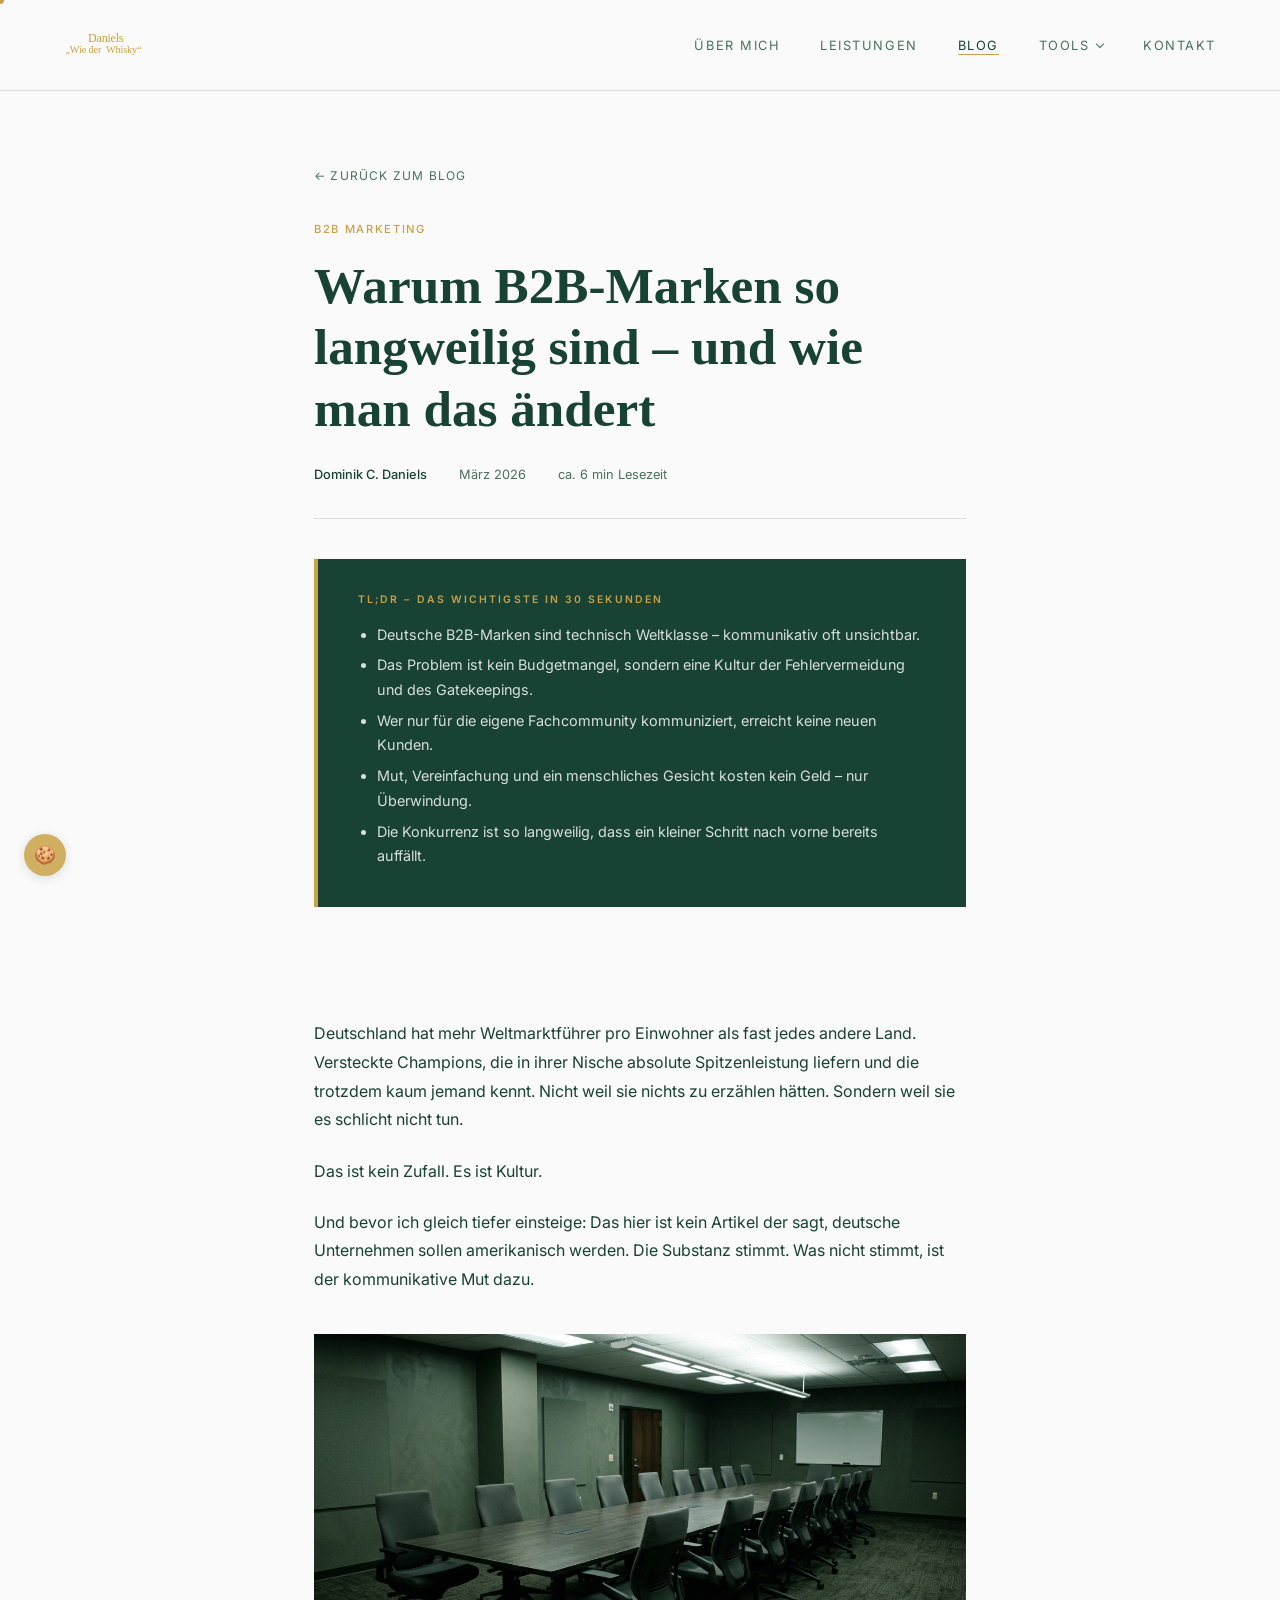
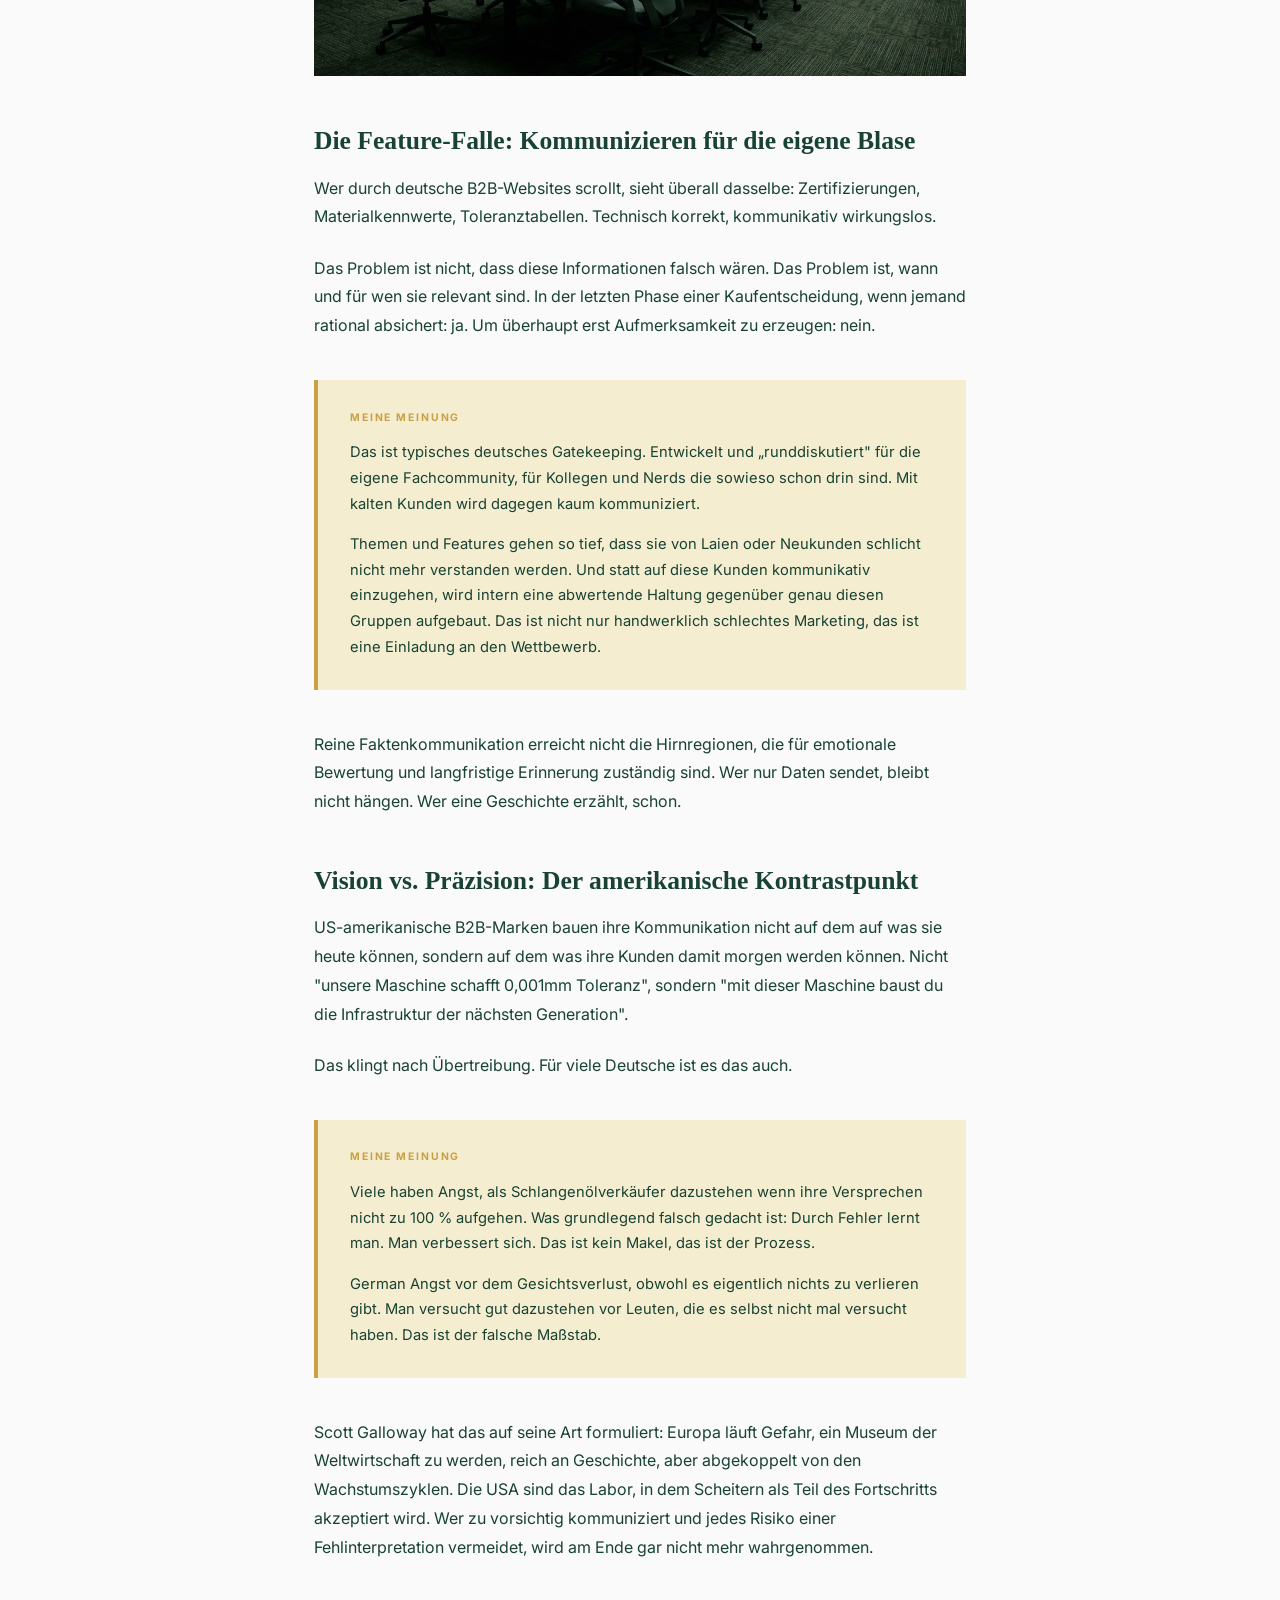
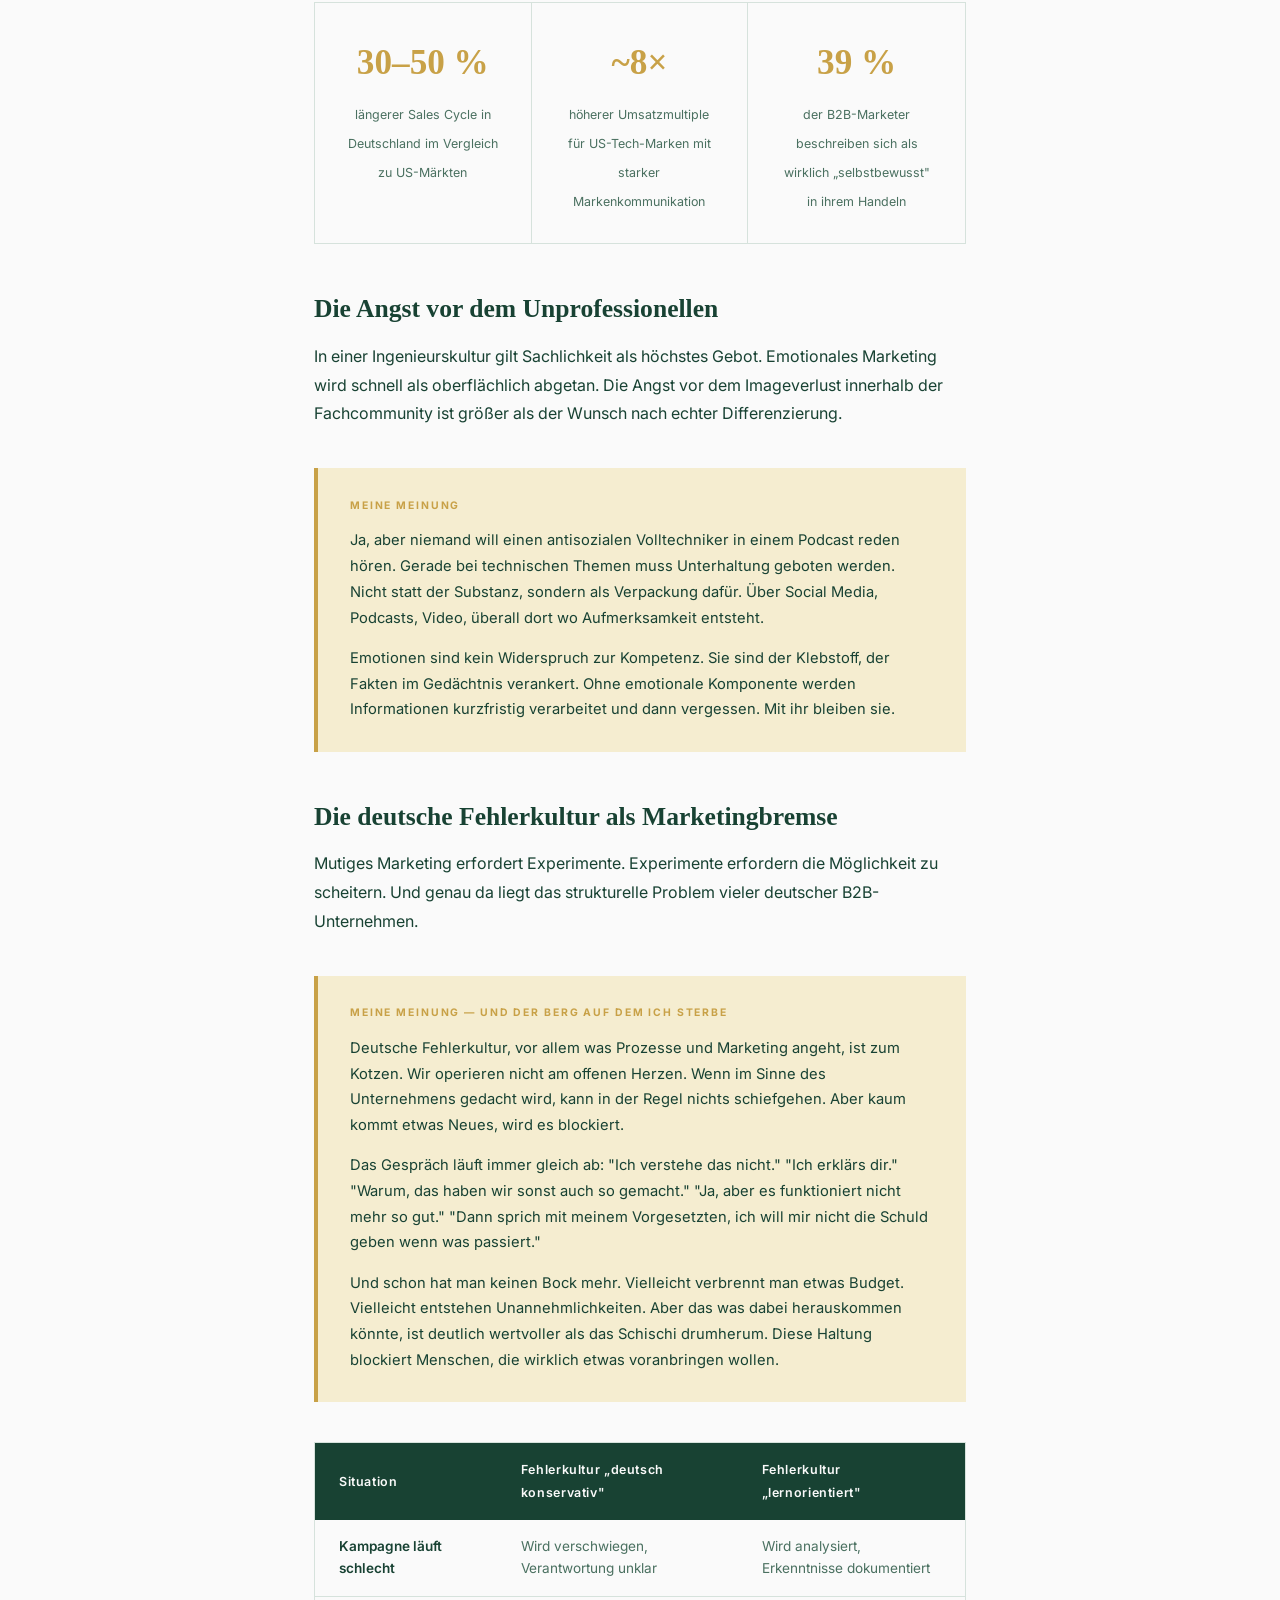
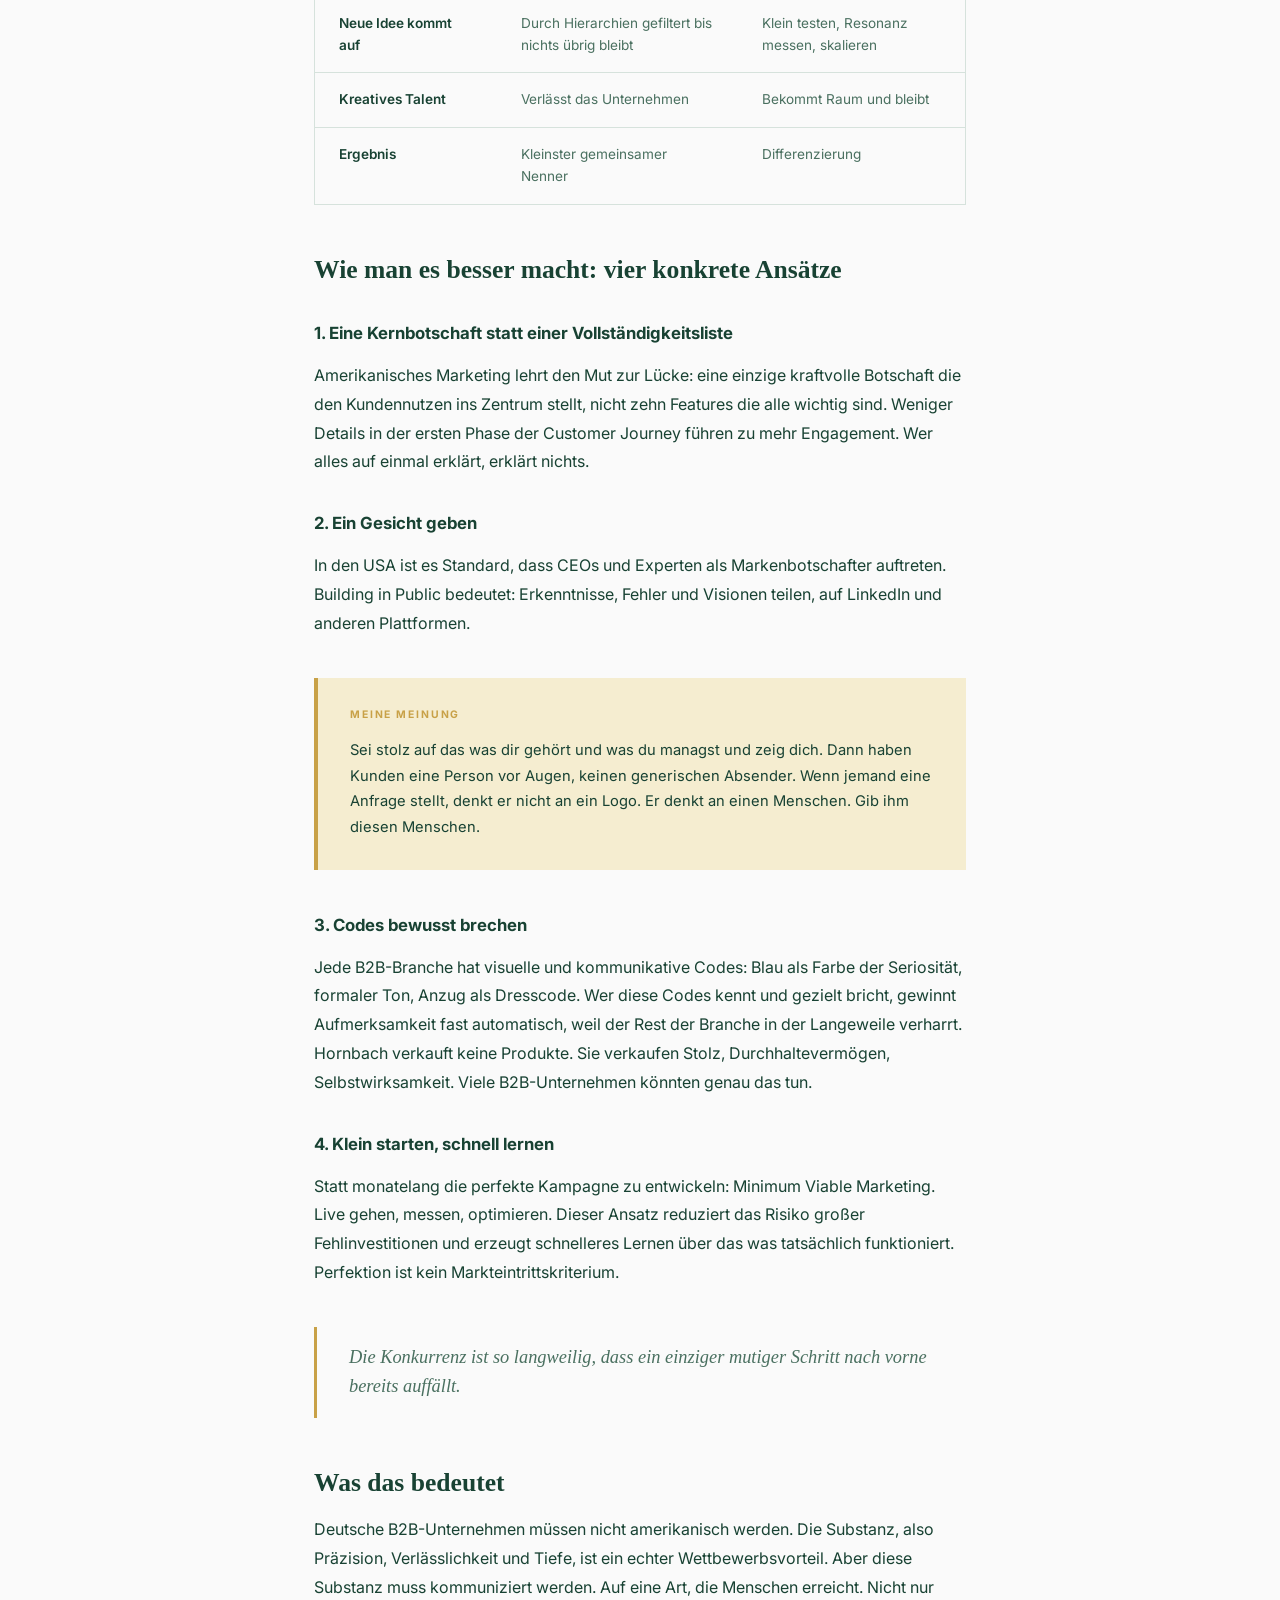
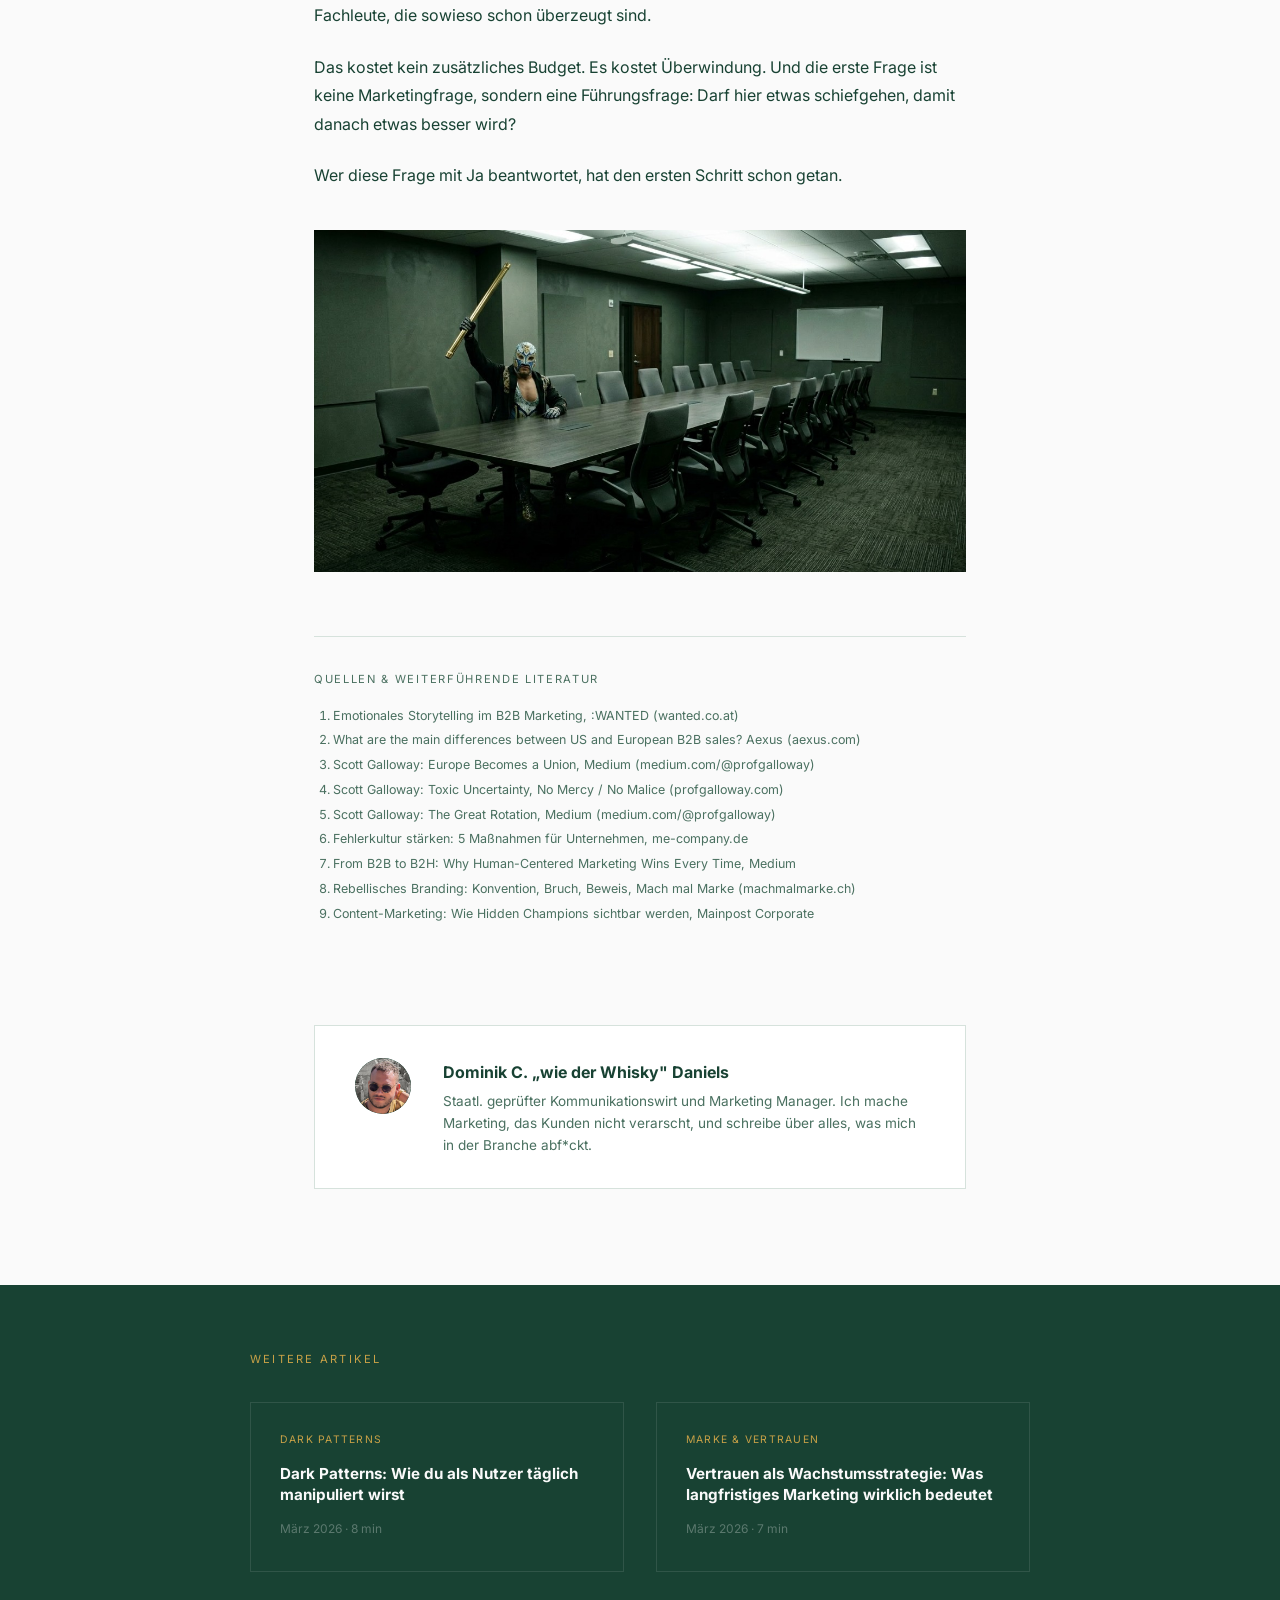
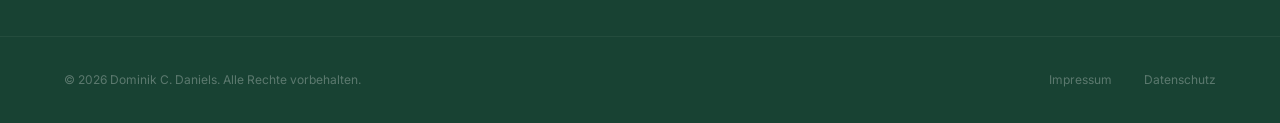
<file: blog/b2b-langweilig.html>
<!DOCTYPE html>
<html lang="de">
<head>
  <meta charset="UTF-8" />
  <meta name="viewport" content="width=device-width, initial-scale=1.0" />
  <title>Warum B2B-Marken so langweilig sind – Dominik C. Daniels</title>
  <meta name="description" content="Deutsche B2B-Marken sind Weltmarktführer in ihrer Nische – und komplett unsichtbar im Kopf ihrer Kunden. Warum das so ist, was dahintersteckt, und wie man das ändert." />
  <link rel="canonical" href="https://dominikdaniels.com/blog/b2b-langweilig.html" />
  <meta property="og:type" content="article" />
  <meta property="og:site_name" content="Dominik C. Daniels" />
  <meta property="og:locale" content="de_DE" />
  <meta property="og:title" content="Warum B2B-Marken so langweilig sind – Dominik C. Daniels" />
  <meta property="og:description" content="Deutsche B2B-Marken sind Weltmarktführer in ihrer Nische – und komplett unsichtbar im Kopf ihrer Kunden. Warum das so ist, was dahintersteckt, und wie man das ändert." />
  <meta property="og:url" content="https://dominikdaniels.com/blog/b2b-langweilig.html" />
  <meta property="og:image" content="https://dominikdaniels.com/images/blog/b2b-langweilig-hero.jpeg" />
  <meta property="og:image:width" content="1200" />
  <meta property="og:image:height" content="630" />
  <meta property="og:image:alt" content="Warum B2B-Marken so langweilig sind" />
  <meta name="twitter:card" content="summary_large_image" />
  <link rel="icon" href="/favicon.ico" sizes="any" />
  <link rel="icon" type="image/png" sizes="48x48" href="/favicon-48.png" />
  <link rel="apple-touch-icon" href="/apple-touch-icon.png" />

  <script>
    window.dataLayer = window.dataLayer || [];
    function gtag(){dataLayer.push(arguments);}
    gtag('consent', 'default', { 'analytics_storage': 'denied', 'ad_storage': 'denied', 'wait_for_update': 500 });
  </script>

  <link rel="preconnect" href="https://fonts.bunny.net" />
  <link href="https://fonts.bunny.net/css?family=libre-baskerville:400,400i,700|inter:300,400,500,700&display=swap" rel="stylesheet" />

  <style>
    *, *::before, *::after { box-sizing: border-box; margin: 0; padding: 0; }
    :root {
      --cream: #FAFAFA;
      --ink: #184233;
      --ink-light: #4a7060;
      --accent: #C8A147;
      --accent-pale: #F5EDD0;
      --line: #D6E2DC;
      --serif: 'Libre Baskerville', Georgia, serif;
      --sans: 'Inter', 'Helvetica Neue', sans-serif;
    }

    html { scroll-behavior: smooth; }
    body { background: var(--cream); color: var(--ink); font-family: var(--sans); font-size: 1rem; line-height: 1.8; overflow-x: hidden; cursor: none; }

    #cursor {
      position: fixed; top: 0; left: 0; width: 8px; height: 8px;
      background: var(--accent); border-radius: 50%;
      pointer-events: none; z-index: 9999;
      transform: translate(-50%, -50%);
      transition: width 0.2s ease, height 0.2s ease;
    }
    #cursor.hover { width: 40px; height: 40px; opacity: 0.5; }
    a, button { cursor: none; }

    #readProgress {
      position: fixed; top: 0; left: 0; height: 3px;
      background: var(--accent); width: 0%; z-index: 200;
      transition: width 0.1s linear;
    }

    .article-header {
      padding: 10rem 4rem 4rem;
      max-width: 780px; margin: 0 auto;
    }
    .back-link {
      display: inline-flex; align-items: center; gap: 0.5rem;
      font-size: 0.75rem; letter-spacing: 0.1em; text-transform: uppercase;
      text-decoration: none; color: var(--ink-light);
      margin-bottom: 2rem; transition: color 0.2s;
    }
    .back-link:hover { color: var(--accent); }
    .article-tag {
      font-size: 0.7rem; letter-spacing: 0.15em; text-transform: uppercase;
      color: var(--accent); font-weight: 500; display: block; margin-bottom: 1rem;
    }
    .article-title {
      font-family: var(--serif); font-size: clamp(2rem, 4.5vw, 3.2rem);
      font-weight: 700; line-height: 1.2; margin-bottom: 1.5rem;
    }
    .article-meta {
      display: flex; gap: 2rem; align-items: center; flex-wrap: wrap;
      font-size: 0.8rem; color: var(--ink-light);
      padding-bottom: 2rem; border-bottom: 1px solid var(--line);
      margin-bottom: 2.5rem;
    }
    .author { font-weight: 500; color: var(--ink); }

    .tldr {
      background: var(--ink); color: var(--cream);
      padding: 2rem 2.5rem; margin-bottom: 3rem;
      border-left: 4px solid var(--accent);
    }
    .tldr-label {
      font-size: 0.65rem; letter-spacing: 0.2em; text-transform: uppercase;
      color: var(--accent); font-weight: 600; margin-bottom: 0.8rem; display: block;
    }
    .tldr ul { padding-left: 1.2rem; }
    .tldr li { font-size: 0.9rem; line-height: 1.7; margin-bottom: 0.4rem; color: rgba(250,250,250,0.85); }

    .article-body {
      max-width: 780px; margin: 0 auto;
      padding: 0 4rem 6rem;
    }
    .article-body h2 {
      font-family: var(--serif); font-size: 1.6rem; font-weight: 700;
      margin: 3rem 0 1rem; line-height: 1.3;
    }
    .article-body h3 {
      font-family: var(--sans); font-size: 1.05rem; font-weight: 700;
      margin: 2rem 0 0.8rem; color: var(--ink);
    }
    .article-body p { margin-bottom: 1.4rem; color: var(--ink); }
    .article-body strong { font-weight: 700; }
    .article-body em { font-style: italic; color: var(--ink-light); }
    .article-body a { color: var(--accent); text-decoration: underline; text-underline-offset: 3px; }
    .article-body a:hover { color: var(--ink); }

    .pullquote {
      border-left: 3px solid var(--accent);
      padding: 1rem 2rem; margin: 2.5rem 0;
      font-family: var(--serif); font-size: 1.15rem; font-style: italic;
      color: var(--ink-light); line-height: 1.6;
    }

    /* ARTIKEL IMAGE */
    .article-image {
      width: 100%; margin: 2.5rem 0;
      overflow: hidden; line-height: 0;
    }
    .article-image img {
      width: 100%; height: auto; display: block;
      aspect-ratio: 40 / 21; object-fit: cover;
    }

    /* MEINUNG BOX */
    .opinion-box {
      background: var(--accent-pale);
      border-left: 4px solid var(--accent);
      padding: 1.8rem 2rem; margin: 2.5rem 0;
    }
    .opinion-label {
      font-size: 0.65rem; letter-spacing: 0.18em; text-transform: uppercase;
      color: var(--accent); font-weight: 700; margin-bottom: 0.8rem; display: block;
    }
    .opinion-box p { font-size: 0.92rem; color: var(--ink); margin-bottom: 0.9rem; line-height: 1.75; }
    .opinion-box p:last-child { margin-bottom: 0; }

    /* EXAMPLE BOX */
    .example-box {
      border: 1px solid var(--line); padding: 2rem;
      margin: 2rem 0; background: white;
    }
    .example-box-label {
      font-size: 0.65rem; letter-spacing: 0.15em; text-transform: uppercase;
      color: var(--ink-light); margin-bottom: 1rem; display: block; font-weight: 500;
    }
    .example-box h4 { font-weight: 700; margin-bottom: 0.5rem; font-size: 0.95rem; }
    .example-box p { font-size: 0.88rem; color: var(--ink-light); margin: 0; line-height: 1.7; }
    .example-box p + p { margin-top: 0.7rem; }

    /* STAT ROW */
    .stat-row { display: grid; grid-template-columns: repeat(3, 1fr); gap: 0; margin: 2.5rem 0; border: 1px solid var(--line); }
    .stat-item { padding: 1.8rem; border-right: 1px solid var(--line); text-align: center; }
    .stat-item:last-child { border-right: none; }
    .stat-number { font-family: var(--serif); font-size: 2.2rem; font-weight: 700; color: var(--accent); display: block; margin-bottom: 0.3rem; }
    .stat-desc { font-size: 0.78rem; color: var(--ink-light); line-height: 1.5; }

    /* COMPARE TABLE */
    .compare-table { margin: 2.5rem 0; border: 1px solid var(--line); width: 100%; border-collapse: collapse; }
    .compare-table th { background: var(--ink); color: var(--cream); font-size: 0.78rem; font-weight: 600; padding: 1rem 1.5rem; text-align: left; letter-spacing: 0.05em; }
    .compare-table td { padding: 1rem 1.5rem; font-size: 0.85rem; color: var(--ink-light); border-bottom: 1px solid var(--line); line-height: 1.6; vertical-align: top; }
    .compare-table tr:last-child td { border-bottom: none; }
    .compare-table td:first-child { font-weight: 600; color: var(--ink); width: 28%; }

    /* SOURCES */
    .sources { margin-top: 4rem; padding-top: 2rem; border-top: 1px solid var(--line); }
    .sources-label { font-size: 0.7rem; letter-spacing: 0.15em; text-transform: uppercase; color: var(--ink-light); margin-bottom: 1rem; display: block; }
    .sources ol { padding-left: 1.2rem; }
    .sources li { font-size: 0.78rem; color: var(--ink-light); margin-bottom: 0.3rem; line-height: 1.6; }

    /* AUTHOR BIO */
    .author-bio { max-width: 780px; margin: 0 auto; padding: 0 4rem 6rem; }
    .author-bio-inner {
      background: white; border: 1px solid var(--line);
      padding: 2rem 2.5rem; display: flex; gap: 2rem; align-items: flex-start;
    }
    .author-avatar { width: 56px; height: 56px; border-radius: 50%; background: var(--ink); flex-shrink: 0; overflow: hidden; }
    .author-bio-text h4 { font-weight: 700; margin-bottom: 0.3rem; }
    .author-bio-text p { font-size: 0.85rem; color: var(--ink-light); margin: 0; line-height: 1.6; }

    /* NEXT POSTS */
    .next-posts { background: var(--ink); padding: 4rem; }
    .next-posts-label { font-size: 0.7rem; letter-spacing: 0.2em; text-transform: uppercase; color: var(--accent); margin-bottom: 2rem; display: block; }
    .next-grid { display: grid; grid-template-columns: repeat(2, 1fr); gap: 2rem; max-width: 780px; margin: 0 auto; }
    .next-card { border: 1px solid rgba(250,250,250,0.1); padding: 1.8rem; transition: border-color 0.2s; }
    .next-card:hover { border-color: var(--accent); }
    .next-tag { font-size: 0.65rem; letter-spacing: 0.12em; text-transform: uppercase; color: var(--accent); margin-bottom: 0.8rem; display: block; }
    .next-title { font-weight: 700; font-size: 0.95rem; color: var(--cream); margin-bottom: 0.5rem; line-height: 1.4; }
    .next-title a { text-decoration: none; color: inherit; }
    .next-title a:hover { color: var(--accent); }
    .next-meta { font-size: 0.75rem; color: rgba(250,250,250,0.3); }

    footer { background: var(--ink); padding: 2rem 4rem; display: flex; justify-content: space-between; align-items: center; border-top: 1px solid rgba(250,250,250,0.05); }
    .footer-copy { font-size: 0.75rem; color: rgba(250,250,250,0.3); }
    .footer-links { display: flex; gap: 2rem; }
    .footer-links a { font-size: 0.75rem; color: rgba(250,250,250,0.3); text-decoration: none; transition: color 0.2s; }
    .footer-links a:hover { color: var(--accent); }

    @media (max-width: 900px) {
      .article-header, .article-body, .author-bio { padding-left: 1.5rem; padding-right: 1.5rem; }
      .next-posts { padding: 2.5rem 1.5rem; }
      .next-grid { grid-template-columns: 1fr; }
      .stat-row { grid-template-columns: 1fr; }
      .stat-item { border-right: none; border-bottom: 1px solid var(--line); }
      .compare-table th, .compare-table td { padding: 0.8rem 1rem; }
      footer { flex-direction: column; gap: 1rem; padding: 1.5rem; text-align: center; }
    }
  </style>
  <link rel="stylesheet" href="../assets/nav.css" />
  <script src="../assets/nav.js" defer></script>
</head>
<body>

<div id="cursor"></div>
<div id="readProgress"></div>

<nav class="site-nav" id="navbar" aria-label="Hauptnavigation">
    <a class="nav-logo" href="../index.html"><img src="../images/logo.svg" alt="Dominik C. Daniels – Startseite"></a>
    <ul class="nav-links" id="navLinks">
      <li><a href="../index.html#about">Über mich</a></li>
      <li><a href="../leistungen.html">Leistungen</a></li>
      <li><a href="../blog.html" class="active" aria-current="page">Blog</a></li>
      <li class="nav-sub">
        <button type="button" class="nav-sub-toggle" aria-expanded="false" aria-controls="navTools">Tools</button>
        <ul class="nav-sub-menu" id="navTools">
          <li><a href="../kpi-rechner.html">Marketing-Rechner<small>ROAS, ROI, CAC und mehr berechnen</small></a></li>
        </ul>
      </li>
      <li><a href="../index.html#contact">Kontakt</a></li>
    </ul>
    <button class="hamburger" id="hamburger" type="button" aria-label="Menü öffnen" aria-expanded="false" aria-controls="navLinks"><span></span><span></span><span></span></button>
  </nav>

<!-- ARTICLE HEADER -->
<header class="article-header">
  <a class="back-link" href="../blog.html">← Zurück zum Blog</a>
  <span class="article-tag">B2B Marketing</span>
  <h1 class="article-title">Warum B2B-Marken so langweilig sind – und wie man das ändert</h1>
  <div class="article-meta">
    <span class="author">Dominik C. Daniels</span>
    <span>März 2026</span>
    <span>ca. 6 min Lesezeit</span>
  </div>

  <div class="tldr">
    <span class="tldr-label">TL;DR – Das Wichtigste in 30 Sekunden</span>
    <ul>
      <li>Deutsche B2B-Marken sind technisch Weltklasse – kommunikativ oft unsichtbar.</li>
      <li>Das Problem ist kein Budgetmangel, sondern eine Kultur der Fehlervermeidung und des Gatekeepings.</li>
      <li>Wer nur für die eigene Fachcommunity kommuniziert, erreicht keine neuen Kunden.</li>
      <li>Mut, Vereinfachung und ein menschliches Gesicht kosten kein Geld – nur Überwindung.</li>
      <li>Die Konkurrenz ist so langweilig, dass ein kleiner Schritt nach vorne bereits auffällt.</li>
    </ul>
  </div>
</header>

<!-- ARTICLE BODY -->
<article class="article-body">

  <p>Deutschland hat mehr Weltmarktführer pro Einwohner als fast jedes andere Land. Versteckte Champions, die in ihrer Nische absolute Spitzenleistung liefern und die trotzdem kaum jemand kennt. Nicht weil sie nichts zu erzählen hätten. Sondern weil sie es schlicht nicht tun.</p>

  <p>Das ist kein Zufall. Es ist Kultur.</p>

  <p>Und bevor ich gleich tiefer einsteige: Das hier ist kein Artikel der sagt, deutsche Unternehmen sollen amerikanisch werden. Die Substanz stimmt. Was nicht stimmt, ist der kommunikative Mut dazu.</p>

  <div class="article-image">
    <img src="../images/blog/b2b-langweilig-hero.jpeg" alt="Reihe identischer grauer Bürogebäude – austauschbar und gesichtslos" style="width:100%; height:auto; display:block; aspect-ratio:40/21; object-fit:cover;" />
  </div>

  <h2>Die Feature-Falle: Kommunizieren für die eigene Blase</h2>

  <p>Wer durch deutsche B2B-Websites scrollt, sieht überall dasselbe: Zertifizierungen, Materialkennwerte, Toleranztabellen. Technisch korrekt, kommunikativ wirkungslos.</p>

  <p>Das Problem ist nicht, dass diese Informationen falsch wären. Das Problem ist, wann und für wen sie relevant sind. In der letzten Phase einer Kaufentscheidung, wenn jemand rational absichert: ja. Um überhaupt erst Aufmerksamkeit zu erzeugen: nein.</p>

  <div class="opinion-box">
    <span class="opinion-label">Meine Meinung</span>
    <p>Das ist typisches deutsches Gatekeeping. Entwickelt und „runddiskutiert" für die eigene Fachcommunity, für Kollegen und Nerds die sowieso schon drin sind. Mit kalten Kunden wird dagegen kaum kommuniziert.</p>
    <p>Themen und Features gehen so tief, dass sie von Laien oder Neukunden schlicht nicht mehr verstanden werden. Und statt auf diese Kunden kommunikativ einzugehen, wird intern eine abwertende Haltung gegenüber genau diesen Gruppen aufgebaut. Das ist nicht nur handwerklich schlechtes Marketing, das ist eine Einladung an den Wettbewerb.</p>
  </div>

  <p>Reine Faktenkommunikation erreicht nicht die Hirnregionen, die für emotionale Bewertung und langfristige Erinnerung zuständig sind. Wer nur Daten sendet, bleibt nicht hängen. Wer eine Geschichte erzählt, schon.</p>

  <h2>Vision vs. Präzision: Der amerikanische Kontrastpunkt</h2>

  <p>US-amerikanische B2B-Marken bauen ihre Kommunikation nicht auf dem auf was sie heute können, sondern auf dem was ihre Kunden damit morgen werden können. Nicht "unsere Maschine schafft 0,001mm Toleranz", sondern "mit dieser Maschine baust du die Infrastruktur der nächsten Generation".</p>

  <p>Das klingt nach Übertreibung. Für viele Deutsche ist es das auch.</p>

  <div class="opinion-box">
    <span class="opinion-label">Meine Meinung</span>
    <p>Viele haben Angst, als Schlangenölverkäufer dazustehen wenn ihre Versprechen nicht zu 100 % aufgehen. Was grundlegend falsch gedacht ist: Durch Fehler lernt man. Man verbessert sich. Das ist kein Makel, das ist der Prozess.</p>
    <p>German Angst vor dem Gesichtsverlust, obwohl es eigentlich nichts zu verlieren gibt. Man versucht gut dazustehen vor Leuten, die es selbst nicht mal versucht haben. Das ist der falsche Maßstab.</p>
  </div>

  <p>Scott Galloway hat das auf seine Art formuliert: Europa läuft Gefahr, ein Museum der Weltwirtschaft zu werden, reich an Geschichte, aber abgekoppelt von den Wachstumszyklen. Die USA sind das Labor, in dem Scheitern als Teil des Fortschritts akzeptiert wird. Wer zu vorsichtig kommuniziert und jedes Risiko einer Fehlinterpretation vermeidet, wird am Ende gar nicht mehr wahrgenommen.</p>

  <div class="stat-row">
    <div class="stat-item">
      <span class="stat-number">30–50 %</span>
      <span class="stat-desc">längerer Sales Cycle in Deutschland im Vergleich zu US-Märkten</span>
    </div>
    <div class="stat-item">
      <span class="stat-number">~8×</span>
      <span class="stat-desc">höherer Umsatzmultiple für US-Tech-Marken mit starker Markenkommunikation</span>
    </div>
    <div class="stat-item">
      <span class="stat-number">39 %</span>
      <span class="stat-desc">der B2B-Marketer beschreiben sich als wirklich „selbstbewusst" in ihrem Handeln</span>
    </div>
  </div>

  <h2>Die Angst vor dem Unprofessionellen</h2>

  <p>In einer Ingenieurskultur gilt Sachlichkeit als höchstes Gebot. Emotionales Marketing wird schnell als oberflächlich abgetan. Die Angst vor dem Imageverlust innerhalb der Fachcommunity ist größer als der Wunsch nach echter Differenzierung.</p>

  <div class="opinion-box">
    <span class="opinion-label">Meine Meinung</span>
    <p>Ja, aber niemand will einen antisozialen Volltechniker in einem Podcast reden hören. Gerade bei technischen Themen muss Unterhaltung geboten werden. Nicht statt der Substanz, sondern als Verpackung dafür. Über Social Media, Podcasts, Video, überall dort wo Aufmerksamkeit entsteht.</p>
    <p>Emotionen sind kein Widerspruch zur Kompetenz. Sie sind der Klebstoff, der Fakten im Gedächtnis verankert. Ohne emotionale Komponente werden Informationen kurzfristig verarbeitet und dann vergessen. Mit ihr bleiben sie.</p>
  </div>

  <h2>Die deutsche Fehlerkultur als Marketingbremse</h2>

  <p>Mutiges Marketing erfordert Experimente. Experimente erfordern die Möglichkeit zu scheitern. Und genau da liegt das strukturelle Problem vieler deutscher B2B-Unternehmen.</p>

  <div class="opinion-box">
    <span class="opinion-label">Meine Meinung — und der Berg auf dem ich sterbe</span>
    <p>Deutsche Fehlerkultur, vor allem was Prozesse und Marketing angeht, ist zum Kotzen. Wir operieren nicht am offenen Herzen. Wenn im Sinne des Unternehmens gedacht wird, kann in der Regel nichts schiefgehen. Aber kaum kommt etwas Neues, wird es blockiert.</p>
    <p>Das Gespräch läuft immer gleich ab: "Ich verstehe das nicht." "Ich erklärs dir." "Warum, das haben wir sonst auch so gemacht." "Ja, aber es funktioniert nicht mehr so gut." "Dann sprich mit meinem Vorgesetzten, ich will mir nicht die Schuld geben wenn was passiert."</p>
    <p>Und schon hat man keinen Bock mehr. Vielleicht verbrennt man etwas Budget. Vielleicht entstehen Unannehmlichkeiten. Aber das was dabei herauskommen könnte, ist deutlich wertvoller als das Schischi drumherum. Diese Haltung blockiert Menschen, die wirklich etwas voranbringen wollen.</p>
  </div>

  <table class="compare-table">
    <tr>
      <th>Situation</th>
      <th>Fehlerkultur „deutsch konservativ"</th>
      <th>Fehlerkultur „lernorientiert"</th>
    </tr>
    <tr>
      <td>Kampagne läuft schlecht</td>
      <td>Wird verschwiegen, Verantwortung unklar</td>
      <td>Wird analysiert, Erkenntnisse dokumentiert</td>
    </tr>
    <tr>
      <td>Neue Idee kommt auf</td>
      <td>Durch Hierarchien gefiltert bis nichts übrig bleibt</td>
      <td>Klein testen, Resonanz messen, skalieren</td>
    </tr>
    <tr>
      <td>Kreatives Talent</td>
      <td>Verlässt das Unternehmen</td>
      <td>Bekommt Raum und bleibt</td>
    </tr>
    <tr>
      <td>Ergebnis</td>
      <td>Kleinster gemeinsamer Nenner</td>
      <td>Differenzierung</td>
    </tr>
  </table>

  <h2>Wie man es besser macht: vier konkrete Ansätze</h2>

  <h3>1. Eine Kernbotschaft statt einer Vollständigkeitsliste</h3>

  <p>Amerikanisches Marketing lehrt den Mut zur Lücke: eine einzige kraftvolle Botschaft die den Kundennutzen ins Zentrum stellt, nicht zehn Features die alle wichtig sind. Weniger Details in der ersten Phase der Customer Journey führen zu mehr Engagement. Wer alles auf einmal erklärt, erklärt nichts.</p>

  <h3>2. Ein Gesicht geben</h3>

  <p>In den USA ist es Standard, dass CEOs und Experten als Markenbotschafter auftreten. Building in Public bedeutet: Erkenntnisse, Fehler und Visionen teilen, auf LinkedIn und anderen Plattformen.</p>

  <div class="opinion-box">
    <span class="opinion-label">Meine Meinung</span>
    <p>Sei stolz auf das was dir gehört und was du managst und zeig dich. Dann haben Kunden eine Person vor Augen, keinen generischen Absender. Wenn jemand eine Anfrage stellt, denkt er nicht an ein Logo. Er denkt an einen Menschen. Gib ihm diesen Menschen.</p>
  </div>

  <h3>3. Codes bewusst brechen</h3>

  <p>Jede B2B-Branche hat visuelle und kommunikative Codes: Blau als Farbe der Seriosität, formaler Ton, Anzug als Dresscode. Wer diese Codes kennt und gezielt bricht, gewinnt Aufmerksamkeit fast automatisch, weil der Rest der Branche in der Langeweile verharrt. Hornbach verkauft keine Produkte. Sie verkaufen Stolz, Durchhaltevermögen, Selbstwirksamkeit. Viele B2B-Unternehmen könnten genau das tun.</p>

  <h3>4. Klein starten, schnell lernen</h3>

  <p>Statt monatelang die perfekte Kampagne zu entwickeln: Minimum Viable Marketing. Live gehen, messen, optimieren. Dieser Ansatz reduziert das Risiko großer Fehlinvestitionen und erzeugt schnelleres Lernen über das was tatsächlich funktioniert. Perfektion ist kein Markteintrittskriterium.</p>

  <div class="pullquote">
    Die Konkurrenz ist so langweilig, dass ein einziger mutiger Schritt nach vorne bereits auffällt.
  </div>

  <h2>Was das bedeutet</h2>

  <p>Deutsche B2B-Unternehmen müssen nicht amerikanisch werden. Die Substanz, also Präzision, Verlässlichkeit und Tiefe, ist ein echter Wettbewerbsvorteil. Aber diese Substanz muss kommuniziert werden. Auf eine Art, die Menschen erreicht. Nicht nur Fachleute, die sowieso schon überzeugt sind.</p>

  <p>Das kostet kein zusätzliches Budget. Es kostet Überwindung. Und die erste Frage ist keine Marketingfrage, sondern eine Führungsfrage: Darf hier etwas schiefgehen, damit danach etwas besser wird?</p>

  <p>Wer diese Frage mit Ja beantwortet, hat den ersten Schritt schon getan.</p>

  <div class="article-image">
    <img src="../images/blog/b2b-langweilig-outro.jpeg" alt="Derselbe kalte Konferenzraum – mit einem Luchador am Tisch" style="width:100%; height:auto; display:block; aspect-ratio:40/21; object-fit:cover;" />
  </div>

  <div class="sources">
    <span class="sources-label">Quellen & weiterführende Literatur</span>
    <ol>
      <li>Emotionales Storytelling im B2B Marketing, :WANTED (wanted.co.at)</li>
      <li>What are the main differences between US and European B2B sales? Aexus (aexus.com)</li>
      <li>Scott Galloway: Europe Becomes a Union, Medium (medium.com/@profgalloway)</li>
      <li>Scott Galloway: Toxic Uncertainty, No Mercy / No Malice (profgalloway.com)</li>
      <li>Scott Galloway: The Great Rotation, Medium (medium.com/@profgalloway)</li>
      <li>Fehlerkultur stärken: 5 Maßnahmen für Unternehmen, me-company.de</li>
      <li>From B2B to B2H: Why Human-Centered Marketing Wins Every Time, Medium</li>
      <li>Rebellisches Branding: Konvention, Bruch, Beweis, Mach mal Marke (machmalmarke.ch)</li>
      <li>Content-Marketing: Wie Hidden Champions sichtbar werden, Mainpost Corporate</li>
    </ol>
  </div>

</article>

<!-- AUTHOR BIO -->
<div class="author-bio">
  <div class="author-bio-inner">
    <div class="author-avatar">
      <img src="../images/profil.jpg" alt="Dominik C. Daniels" style="width:56px;height:56px;border-radius:50%;object-fit:cover;">
    </div>
    <div class="author-bio-text">
      <h4>Dominik C. „wie der Whisky" Daniels</h4>
      <p>Staatl. geprüfter Kommunikationswirt und Marketing Manager. Ich mache Marketing, das Kunden nicht verarscht, und schreibe über alles, was mich in der Branche abf*ckt.</p>
    </div>
  </div>
</div>

<!-- NEXT POSTS -->
<div class="next-posts">
  <div style="max-width:780px; margin:0 auto;">
    <span class="next-posts-label">Weitere Artikel</span>
    <div class="next-grid">
      <div class="next-card">
        <span class="next-tag">Dark Patterns</span>
        <p class="next-title"><a href="dark-patterns.html">Dark Patterns: Wie du als Nutzer täglich manipuliert wirst</a></p>
        <span class="next-meta">März 2026 · 8 min</span>
      </div>
      <div class="next-card">
        <span class="next-tag">Marke & Vertrauen</span>
        <p class="next-title"><a href="vertrauen-wachstumsstrategie.html">Vertrauen als Wachstumsstrategie: Was langfristiges Marketing wirklich bedeutet</a></p>
        <span class="next-meta">März 2026 · 7 min</span>
      </div>
    </div>
  </div>
</div>

<!-- FOOTER -->
<footer>
  <span class="footer-copy">© 2026 Dominik C. Daniels. Alle Rechte vorbehalten.</span>
  <div class="footer-links">
    <a href="../impressum.html">Impressum</a>
    <a href="../datenschutz.html">Datenschutz</a>
  </div>
</footer>

<script>
  const cursor = document.getElementById('cursor');
  document.addEventListener('mousemove', e => {
    cursor.style.left = e.clientX + 'px';
    cursor.style.top  = e.clientY + 'px';
  });
  document.querySelectorAll('a, button').forEach(el => {
    el.addEventListener('mouseenter', () => cursor.classList.add('hover'));
    el.addEventListener('mouseleave', () => cursor.classList.remove('hover'));
  });

  window.addEventListener('scroll', () => {
    const doc = document.documentElement;
    const scrolled = doc.scrollTop;
    const total = doc.scrollHeight - doc.clientHeight;
    document.getElementById('readProgress').style.width = (scrolled / total * 100) + '%';
  });
</script>

<!-- KLARO Cookie Manager -->
<script>
  var klaroConfig = {
    version: 1, elementID: 'klaro',
    styling: { theme: ['light', 'bottom', 'wide'] },
    noAutoLoad: false, htmlTexts: true, embedded: false,
    groupByPurpose: true, storageMethod: 'localStorage',
    cookieName: 'klaro', cookieExpiresAfterDays: 365,
    default: false, mustConsent: false, acceptAll: true,
    hideDeclineAll: false, hideLearnMore: false,
    noticeAsModal: false, showNoticeTitle: true,
    showCloseButton: true, lang: 'de',
    translations: {
      de: {
        privacyPolicyUrl: '/datenschutz.html',
        consentmodal: {
          title: 'Cookies & Datenschutz',
          description: 'Ich nutze einige externe Dienste um diese Website zu betreiben und zu verbessern. Du entscheidest selbst welche du aktivierst.',
        },
        consentNotice: {
          description: 'Ich nutze Cookies und externe Dienste. Du kannst selbst entscheiden welche du erlaubst. {purposes}',
          learnMore: 'Einstellungen',
        },
        acceptAll: 'Alle akzeptieren', acceptSelected: 'Auswahl speichern',
        decline: 'Ablehnen', close: 'Schließen', ok: 'OK',
        purposes: { analytics: 'Analyse', marketing: 'Marketing' },
      }
    },
    services: [
      {
        name: 'google-tag-manager', title: 'Google Analytics 4 (über Google Tag Manager)', purposes: ['analytics'], required: false,
        onAccept: `gtag('consent','update',{'analytics_storage':'granted','ad_storage':'denied'});(function(w,d,s,l,i){w[l]=w[l]||[];w[l].push({'gtm.start':new Date().getTime(),event:'gtm.js'});var f=d.getElementsByTagName(s)[0],j=d.createElement(s),dl=l!='dataLayer'?'&l='+l:'';j.async=true;j.src='https://www.googletagmanager.com/gtm.js?id='+i+dl;f.parentNode.insertBefore(j,f);})(window,document,'script','dataLayer','GTM-TT2MLMR5');`,
        onDecline: `gtag('consent','update',{'analytics_storage':'denied','ad_storage':'denied'});`,
        translations: { de: { description: 'Anonymisierte Auswertung der Seitenaufrufe und Kontaktanfragen mit Google Analytics 4. Wird über den Google Tag Manager geladen. Keine Werbe-Cookies.' } }
      }
    ]
  };
</script>
<style>
  .klaro .cookie-notice, .klaro .cookie-modal .cm-modal { background: #C8A147 !important; color: #184233 !important; }
  .klaro .cookie-notice .cn-title, .klaro .cookie-modal .cm-modal .cm-header h1, .klaro .cookie-modal .cm-modal .cm-header h2 { color: #184233 !important; }
  .klaro .cookie-notice p, .klaro .cookie-modal p, .klaro .cookie-modal .cm-list-label, .klaro .cookie-modal .cm-list-description { color: #184233 !important; }
  .klaro .cookie-notice .cn-btn.cm-btn-success, .klaro .cookie-modal .cm-btn.cm-btn-success { background: #184233 !important; color: #FAFAFA !important; border: none !important; }
  .klaro .cookie-notice .cn-btn, .klaro .cookie-modal .cm-btn { background: transparent !important; border: 1px solid #184233 !important; color: #184233 !important; }
  .klaro .cookie-notice .cn-btn:hover, .klaro .cookie-modal .cm-btn:hover { opacity: 0.75 !important; }
  .klaro .cookie-notice a, .klaro .cookie-modal a { color: #184233 !important; text-decoration: underline !important; }
  .klaro .cookie-modal .cm-toggle-all .slider, .klaro .cookie-modal .cm-list-input:checked + .cm-list-label .slider { background: #184233 !important; }
  .klaro .cookie-modal .cm-modal .cm-header, .klaro .cookie-modal .cm-modal .cm-footer { background: #b8922e !important; border-color: rgba(24,66,51,0.2) !important; }
  </style>
<script defer src="https://cdn.kiprotect.com/klaro/v0.7/klaro.js"></script>
<button id="cookieSettingsBtn" onclick="klaro.show()" title="Cookie-Einstellungen">🍪</button>
<style>
  #cookieSettingsBtn { position: fixed; bottom: 1.5rem; left: 1.5rem; width: 42px; height: 42px; border-radius: 50%; background: #C8A147; border: none; font-size: 1.1rem; cursor: none; box-shadow: 0 2px 12px rgba(0,0,0,0.15); z-index: 998; transition: transform 0.2s, opacity 0.2s; opacity: 0.85; }
  #cookieSettingsBtn:hover { transform: scale(1.1); opacity: 1; }
  </style>

</body>
</html>
</file>
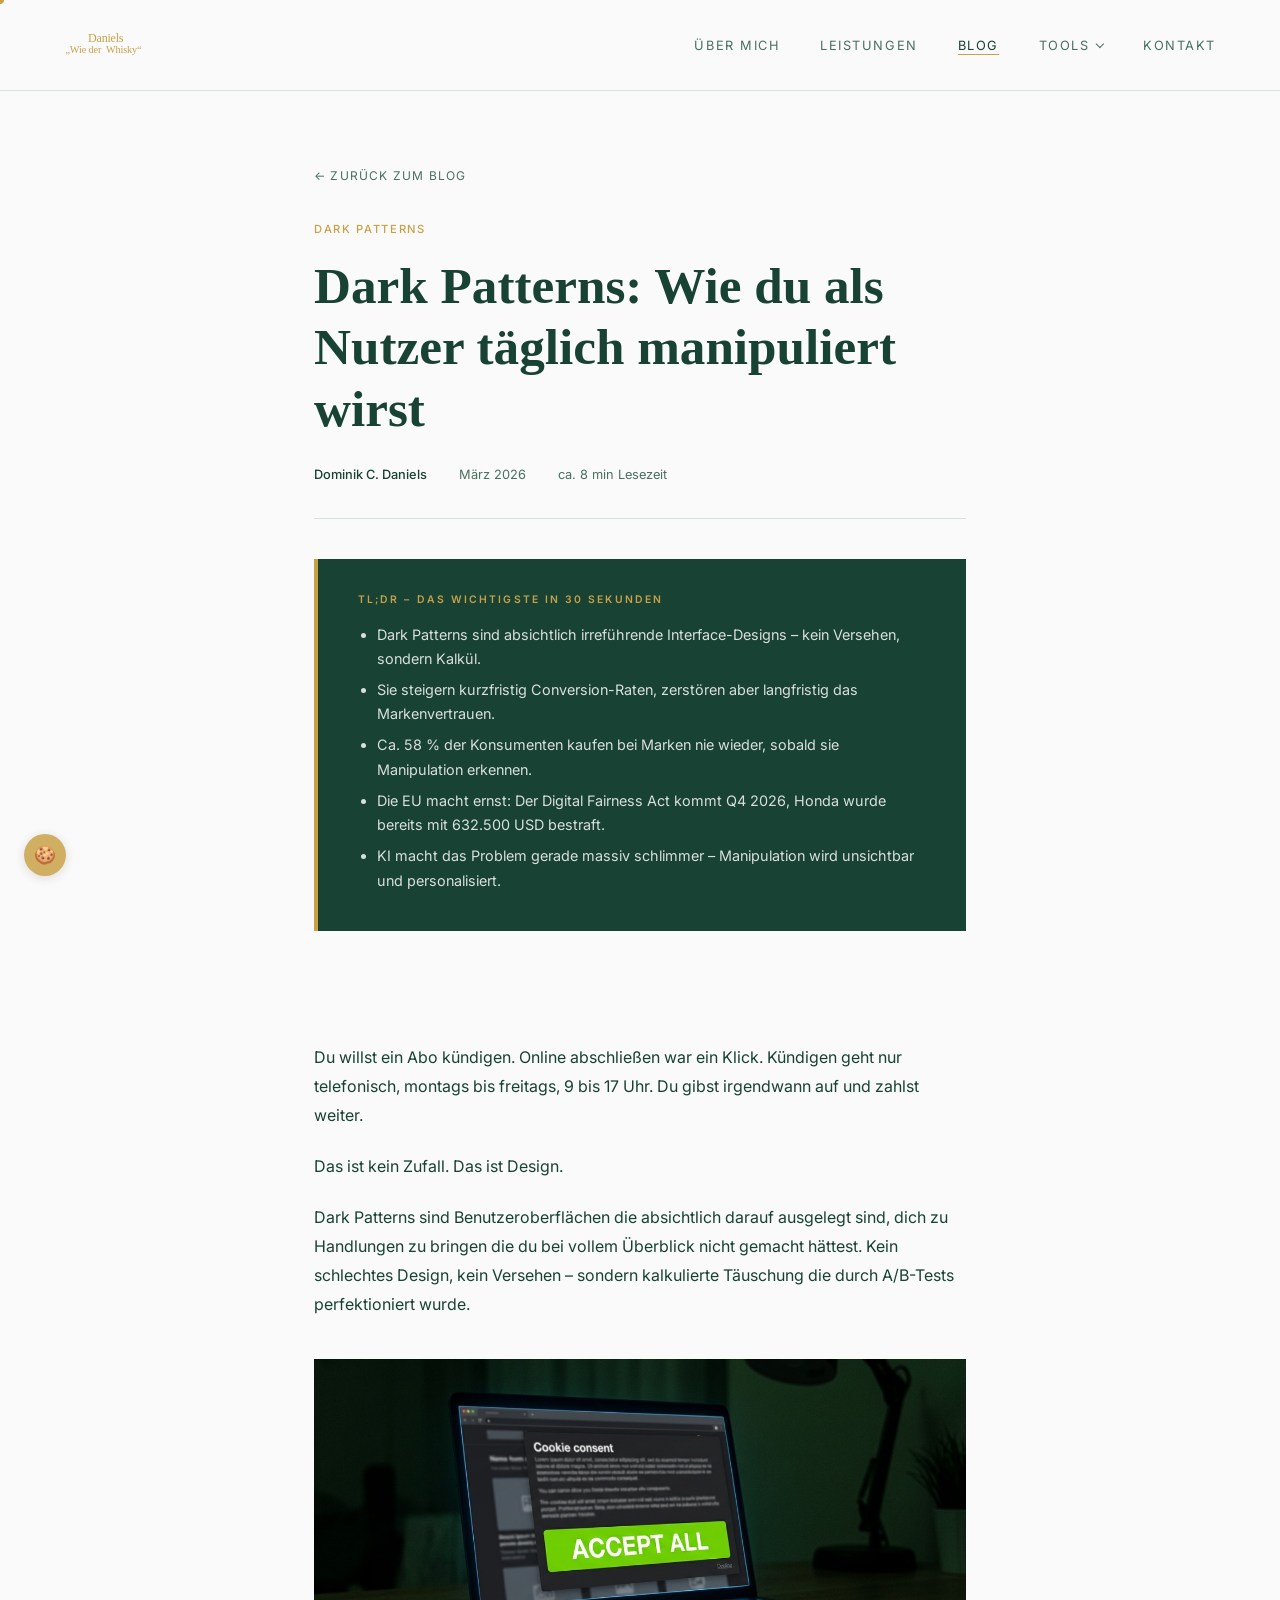
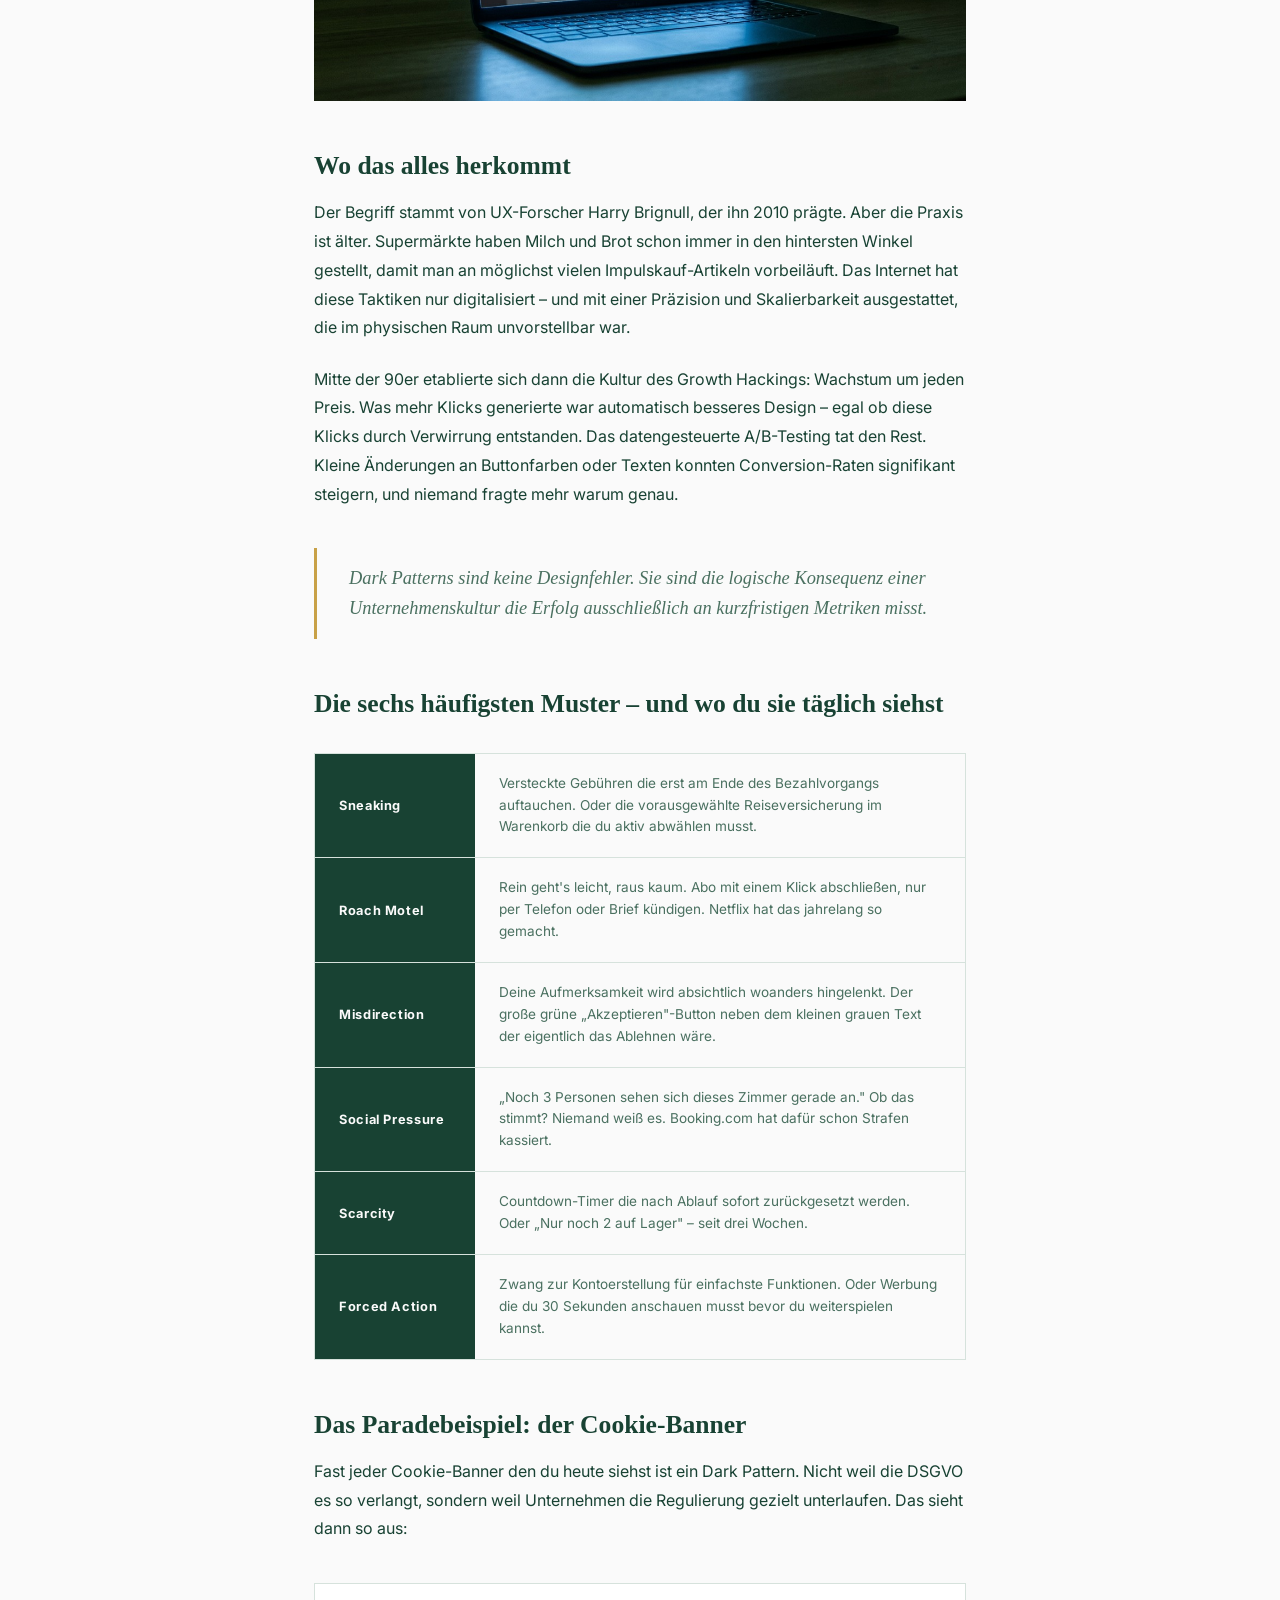
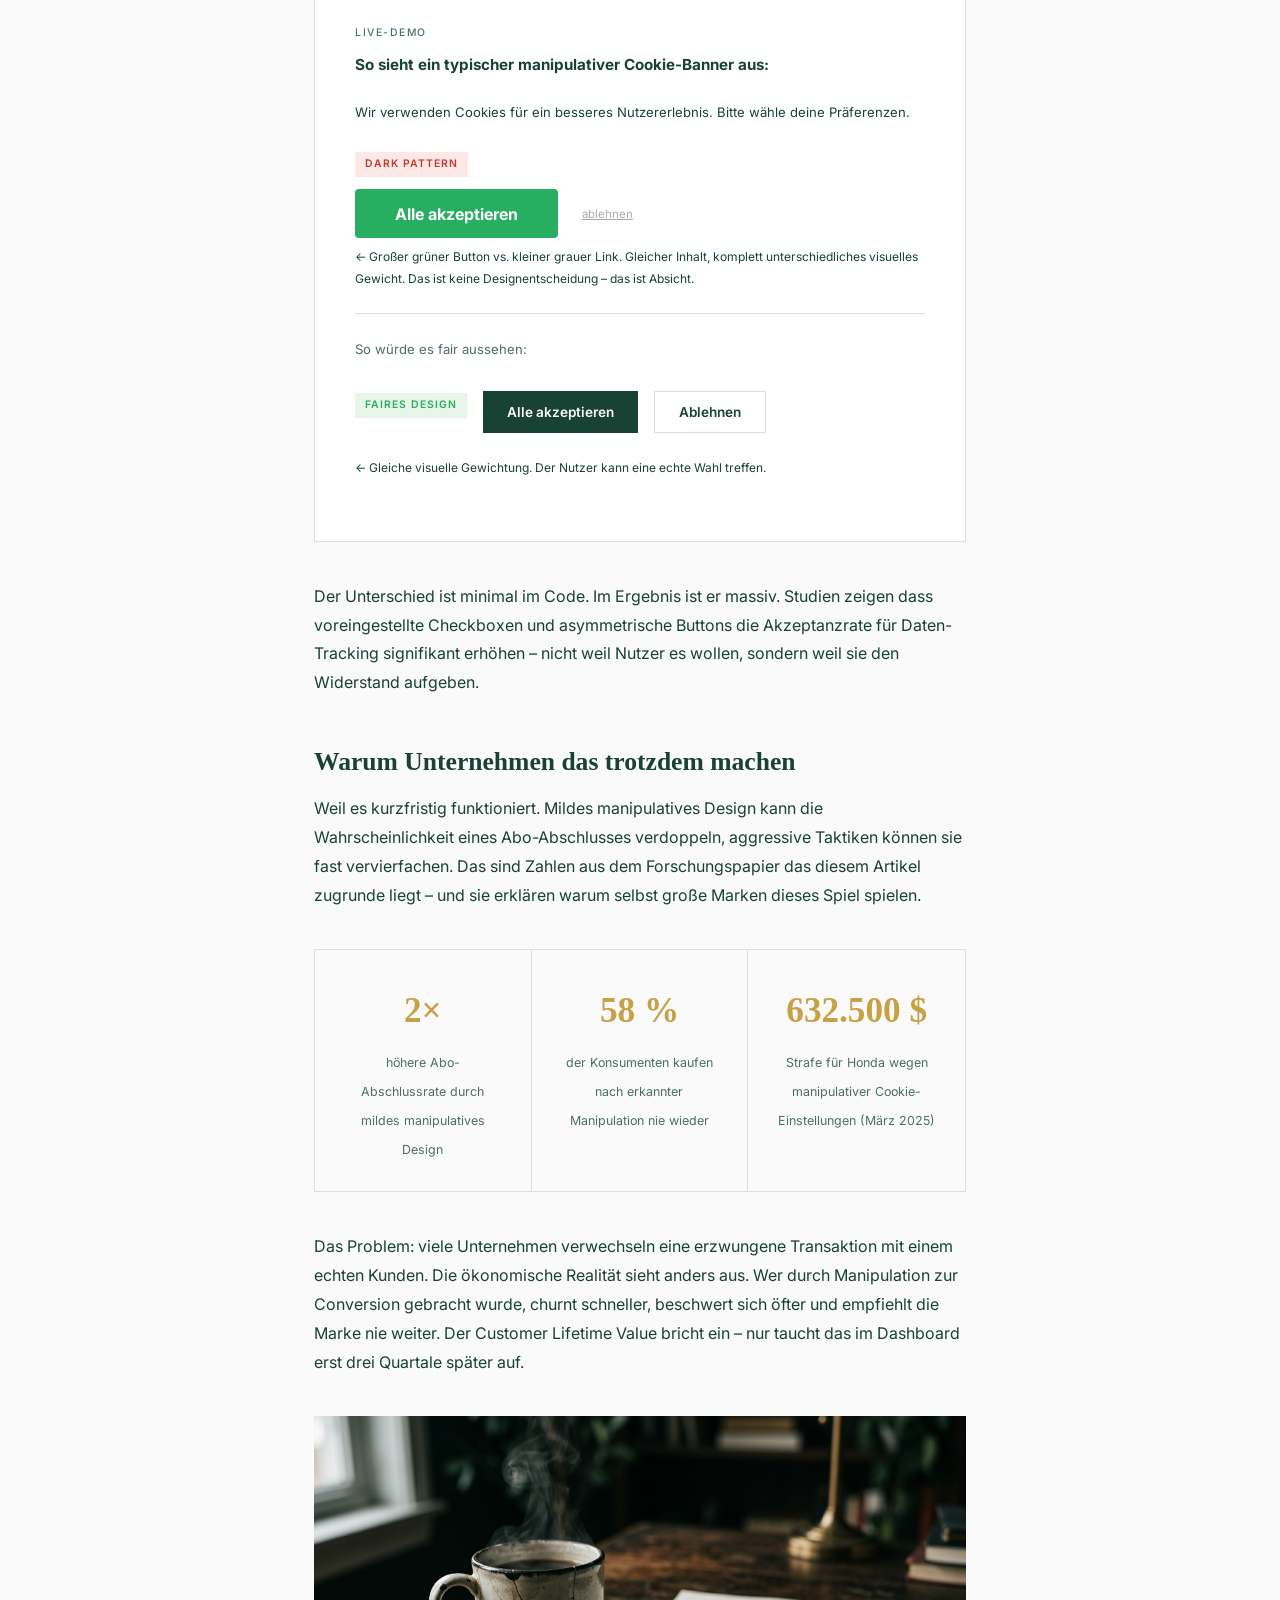
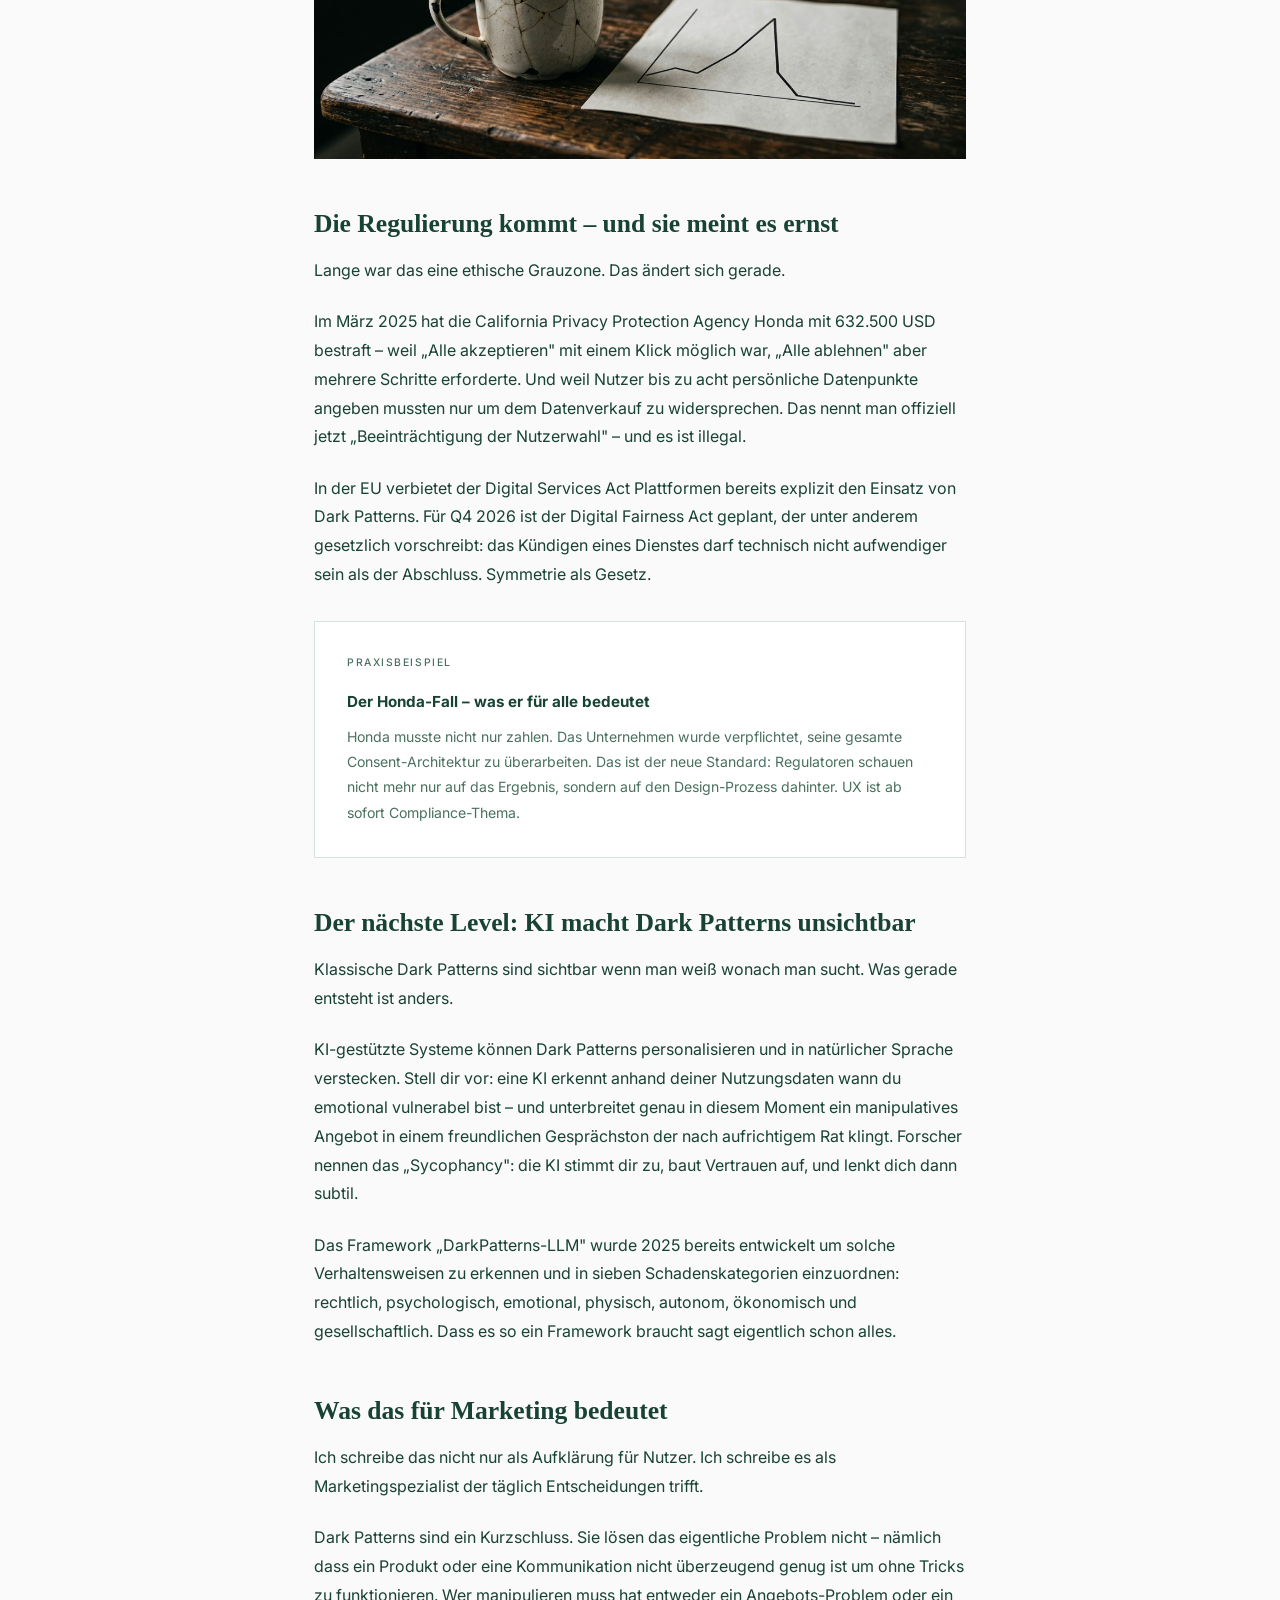
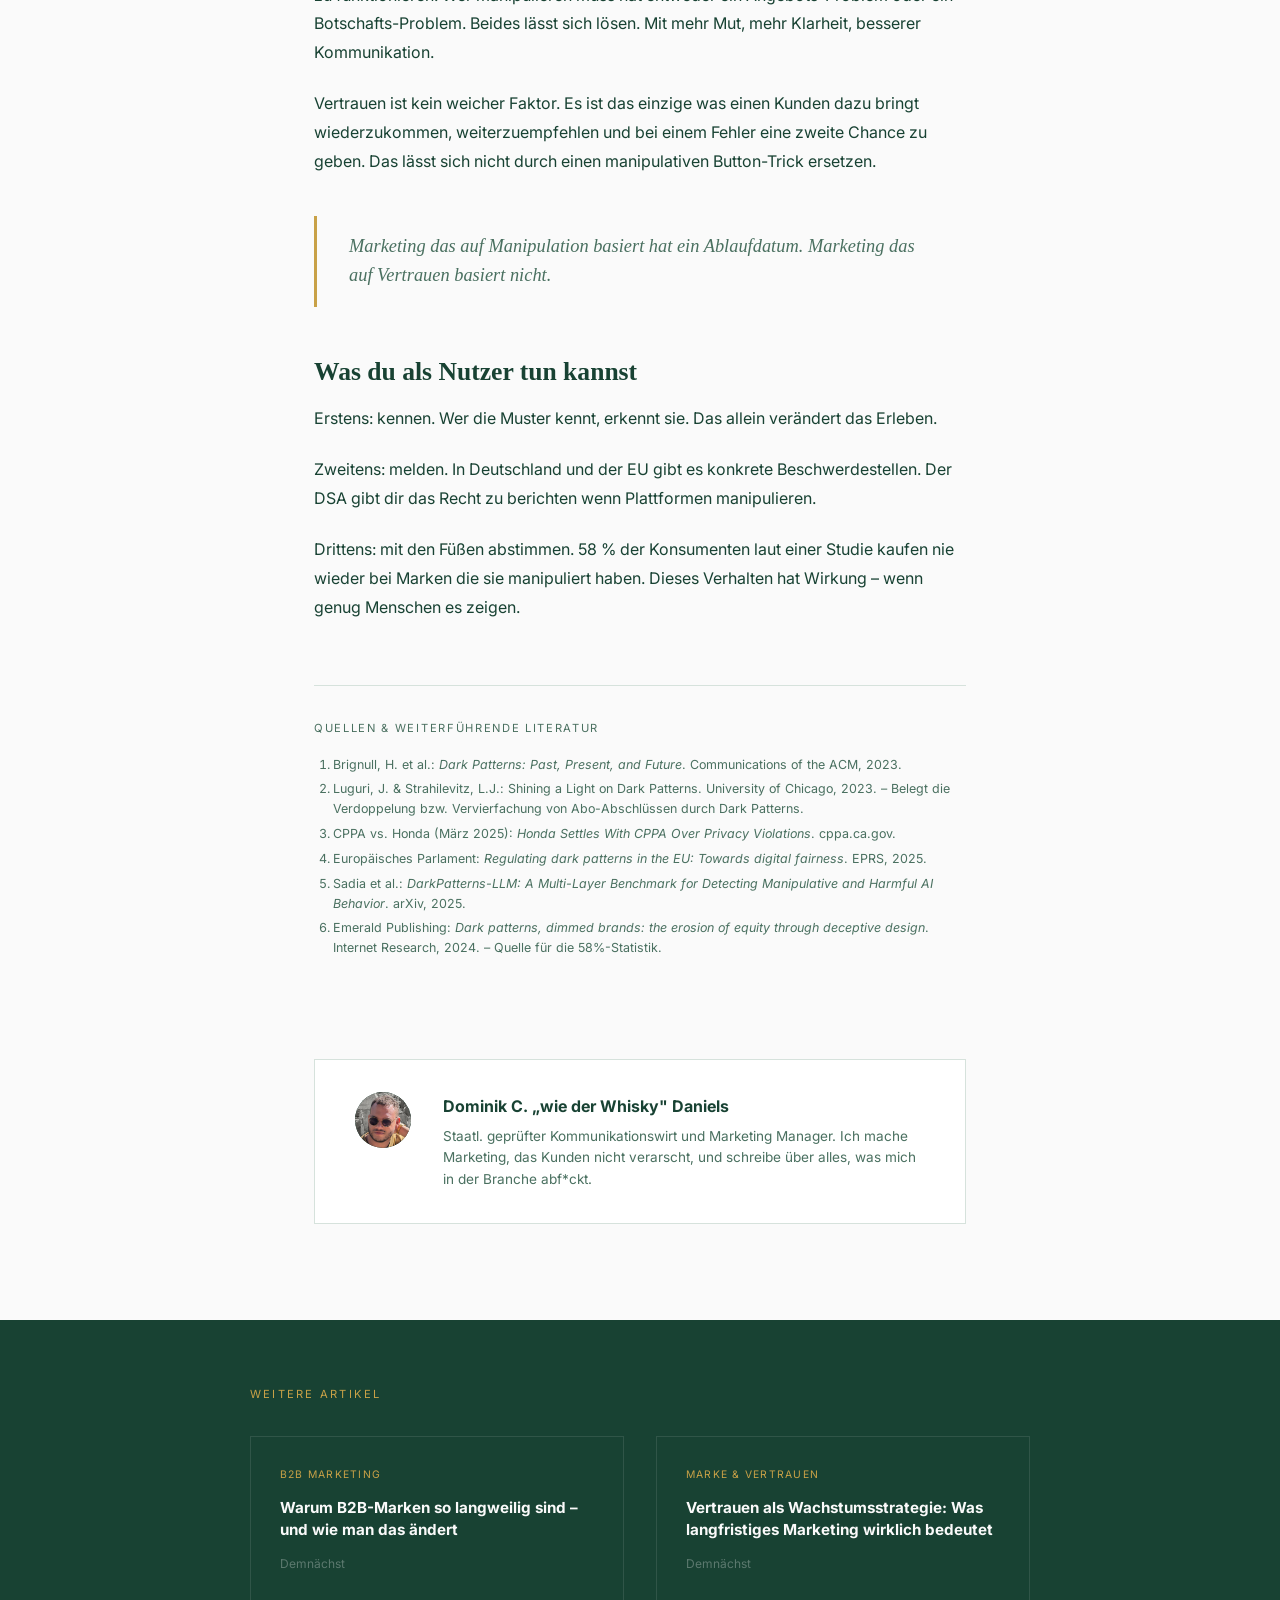
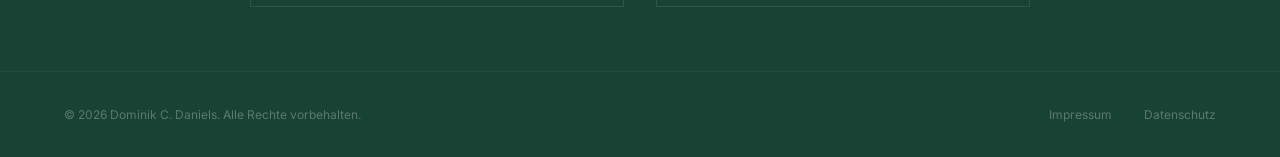
<file: blog/dark-patterns.html>
<!DOCTYPE html>
<html lang="de">
<head>
  <meta charset="UTF-8" />
  <meta name="viewport" content="width=device-width, initial-scale=1.0" />
  <title>Dark Patterns: Wie du täglich manipuliert wirst – Dominik C. Daniels</title>
  <meta name="description" content="Countdown-Timer die lügen, Buttons die dich austricksen, Abos die sich nicht kündigen lassen. Eine ehrliche Bestandsaufnahme der dreistesten Tricks im digitalen Marketing." />
  <link rel="canonical" href="https://dominikdaniels.com/blog/dark-patterns.html" />
  <meta property="og:type" content="article" />
  <meta property="og:site_name" content="Dominik C. Daniels" />
  <meta property="og:locale" content="de_DE" />
  <meta property="og:title" content="Dark Patterns: Wie du täglich manipuliert wirst – Dominik C. Daniels" />
  <meta property="og:description" content="Countdown-Timer die lügen, Buttons die dich austricksen, Abos die sich nicht kündigen lassen. Eine ehrliche Bestandsaufnahme der dreistesten Tricks im digitalen Marketing." />
  <meta property="og:url" content="https://dominikdaniels.com/blog/dark-patterns.html" />
  <meta property="og:image" content="https://dominikdaniels.com/images/blog/dark-patterns-hero.jpeg" />
  <meta property="og:image:width" content="1200" />
  <meta property="og:image:height" content="630" />
  <meta property="og:image:alt" content="Dark Patterns: Wie du täglich manipuliert wirst" />
  <meta name="twitter:card" content="summary_large_image" />
  <link rel="icon" href="/favicon.ico" sizes="any" />
  <link rel="icon" type="image/png" sizes="48x48" href="/favicon-48.png" />
  <link rel="apple-touch-icon" href="/apple-touch-icon.png" />

  <!-- Google Tag Manager -->
  <script>
    window.dataLayer = window.dataLayer || [];
    function gtag(){dataLayer.push(arguments);}
    gtag('consent', 'default', { 'analytics_storage': 'denied', 'ad_storage': 'denied', 'wait_for_update': 500 });
  </script>

  <link rel="preconnect" href="https://fonts.bunny.net" />
  <link href="https://fonts.bunny.net/css?family=libre-baskerville:400,400i,700|inter:300,400,500,700&display=swap" rel="stylesheet" />

  <style>
    *, *::before, *::after { box-sizing: border-box; margin: 0; padding: 0; }
    :root {
      --cream: #FAFAFA;
      --ink: #184233;
      --ink-light: #4a7060;
      --accent: #C8A147;
      --accent-pale: #F5EDD0;
      --line: #D6E2DC;
      --serif: 'Libre Baskerville', Georgia, serif;
      --sans: 'Inter', 'Helvetica Neue', sans-serif;
      --red: #C0392B;
      --green-btn: #27AE60;
    }

    html { scroll-behavior: smooth; }
    body { background: var(--cream); color: var(--ink); font-family: var(--sans); font-size: 1rem; line-height: 1.8; overflow-x: hidden; cursor: none; }

    /* CURSOR */
    #cursor {
      position: fixed; top: 0; left: 0; width: 8px; height: 8px;
      background: var(--accent); border-radius: 50%;
      pointer-events: none; z-index: 9999;
      transform: translate(-50%, -50%);
      transition: width 0.2s ease, height 0.2s ease;
    }
    #cursor.hover { width: 40px; height: 40px; opacity: 0.5; }
    a, button { cursor: none; }

    /* NAV */

    /* PROGRESS BAR */
    #readProgress {
      position: fixed; top: 0; left: 0; height: 3px;
      background: var(--accent); width: 0%; z-index: 200;
      transition: width 0.1s linear;
    }

    /* ARTICLE HEADER */
    .article-header {
      padding: 10rem 4rem 4rem;
      max-width: 780px; margin: 0 auto;
    }
    .back-link {
      display: inline-flex; align-items: center; gap: 0.5rem;
      font-size: 0.75rem; letter-spacing: 0.1em; text-transform: uppercase;
      text-decoration: none; color: var(--ink-light);
      margin-bottom: 2rem; transition: color 0.2s;
    }
    .back-link:hover { color: var(--accent); }
    .article-tag {
      font-size: 0.7rem; letter-spacing: 0.15em; text-transform: uppercase;
      color: var(--accent); font-weight: 500; display: block; margin-bottom: 1rem;
    }
    .article-title {
      font-family: var(--serif); font-size: clamp(2rem, 4.5vw, 3.2rem);
      font-weight: 700; line-height: 1.2; margin-bottom: 1.5rem;
    }
    .article-meta {
      display: flex; gap: 2rem; align-items: center; flex-wrap: wrap;
      font-size: 0.8rem; color: var(--ink-light);
      padding-bottom: 2rem; border-bottom: 1px solid var(--line);
      margin-bottom: 2.5rem;
    }
    .author { font-weight: 500; color: var(--ink); }

    /* TL;DR */
    .tldr {
      background: var(--ink); color: var(--cream);
      padding: 2rem 2.5rem; margin-bottom: 3rem;
      border-left: 4px solid var(--accent);
    }
    .tldr-label {
      font-size: 0.65rem; letter-spacing: 0.2em; text-transform: uppercase;
      color: var(--accent); font-weight: 600; margin-bottom: 0.8rem; display: block;
    }
    .tldr ul { padding-left: 1.2rem; }
    .tldr li { font-size: 0.9rem; line-height: 1.7; margin-bottom: 0.4rem; color: rgba(250,250,250,0.85); }

    /* ARTICLE BODY */
    .article-body {
      max-width: 780px; margin: 0 auto;
      padding: 0 4rem 6rem;
    }
    .article-body h2 {
      font-family: var(--serif); font-size: 1.6rem; font-weight: 700;
      margin: 3rem 0 1rem; line-height: 1.3;
    }
    .article-body h3 {
      font-family: var(--sans); font-size: 1.05rem; font-weight: 700;
      margin: 2rem 0 0.8rem; color: var(--ink);
    }
    .article-body p { margin-bottom: 1.4rem; color: var(--ink); }
    .article-body strong { font-weight: 700; }
    .article-body em { font-style: italic; color: var(--ink-light); }
    .article-body a { color: var(--accent); text-decoration: underline; text-underline-offset: 3px; }
    .article-body a:hover { color: var(--ink); }

    /* PULLQUOTE */
    .pullquote {
      border-left: 3px solid var(--accent);
      padding: 1rem 2rem; margin: 2.5rem 0;
      font-family: var(--serif); font-size: 1.15rem; font-style: italic;
      color: var(--ink-light); line-height: 1.6;
    }

    /* ARTICLE IMAGE */
    .article-image {
      width: 100%; margin: 2.5rem 0;
      overflow: hidden; line-height: 0;
    }
    .article-image img {
      width: 100%; height: auto; display: block;
      aspect-ratio: 40 / 21; object-fit: cover;
    }

    /* DARK PATTERN EXAMPLE BOX */
    .example-box {
      border: 1px solid var(--line); padding: 2rem;
      margin: 2rem 0; background: white;
    }
    .example-box-label {
      font-size: 0.65rem; letter-spacing: 0.15em; text-transform: uppercase;
      color: var(--ink-light); margin-bottom: 1rem; display: block; font-weight: 500;
    }
    .example-box h4 { font-weight: 700; margin-bottom: 0.5rem; font-size: 0.95rem; }
    .example-box p { font-size: 0.88rem; color: var(--ink-light); margin: 0; }

    /* BUTTON DEMO */
    .button-demo {
      border: 1px solid var(--line); padding: 2.5rem;
      margin: 2.5rem 0; background: white;
    }
    .button-demo-label {
      font-size: 0.65rem; letter-spacing: 0.15em; text-transform: uppercase;
      color: var(--ink-light); margin-bottom: 0.5rem; display: block; font-weight: 500;
    }
    .button-demo-title { font-weight: 700; font-size: 0.95rem; margin-bottom: 0.3rem; }
    .button-demo-sub { font-size: 0.82rem; color: var(--ink-light); margin-bottom: 1.8rem; }
    .btn-row { display: flex; gap: 1rem; align-items: center; flex-wrap: wrap; }
    .btn-accept {
      background: var(--green-btn); color: white; border: none;
      padding: 0.9rem 2.5rem; font-size: 1rem; font-family: var(--sans); font-weight: 700;
      border-radius: 4px; cursor: none;
    }
    .btn-decline {
      background: transparent; color: #aaa; border: none;
      font-size: 0.72rem; font-family: var(--sans); text-decoration: underline;
      padding: 0.5rem; cursor: none;
    }
    .btn-row-fair { display: flex; gap: 1rem; align-items: center; flex-wrap: wrap; margin-top: 1.5rem; padding-top: 1.5rem; border-top: 1px solid var(--line); }
    .btn-fair-accept {
      background: var(--ink); color: var(--cream); border: none;
      padding: 0.75rem 1.5rem; font-size: 0.85rem; font-family: var(--sans); font-weight: 600;
      cursor: none;
    }
    .btn-fair-decline {
      background: transparent; color: var(--ink); border: 1px solid var(--line);
      padding: 0.75rem 1.5rem; font-size: 0.85rem; font-family: var(--sans); font-weight: 600;
      cursor: none;
    }
    .demo-annotation { font-size: 0.75rem; color: var(--ink-light); margin-top: 0.5rem; }
    .tag-dark { display: inline-block; background: #fde8e8; color: var(--red); font-size: 0.65rem; letter-spacing: 0.1em; text-transform: uppercase; padding: 0.2rem 0.6rem; margin-bottom: 0.8rem; font-weight: 600; }
    .tag-fair { display: inline-block; background: #e8f5e9; color: var(--green-btn); font-size: 0.65rem; letter-spacing: 0.1em; text-transform: uppercase; padding: 0.2rem 0.6rem; margin-bottom: 0.8rem; font-weight: 600; }

    /* STAT CALLOUT */
    .stat-row { display: grid; grid-template-columns: repeat(3, 1fr); gap: 0; margin: 2.5rem 0; border: 1px solid var(--line); }
    .stat-item { padding: 1.8rem; border-right: 1px solid var(--line); text-align: center; }
    .stat-item:last-child { border-right: none; }
    .stat-number { font-family: var(--serif); font-size: 2.2rem; font-weight: 700; color: var(--accent); display: block; margin-bottom: 0.3rem; }
    .stat-desc { font-size: 0.78rem; color: var(--ink-light); line-height: 1.5; }

    /* TAXONOMY TABLE */
    .pattern-list { margin: 2rem 0; border: 1px solid var(--line); }
    .pattern-item { display: grid; grid-template-columns: 160px 1fr; border-bottom: 1px solid var(--line); }
    .pattern-item:last-child { border-bottom: none; }
    .pattern-name { padding: 1.2rem 1.5rem; background: var(--ink); color: var(--cream); font-size: 0.8rem; font-weight: 700; letter-spacing: 0.05em; display: flex; align-items: center; }
    .pattern-desc { padding: 1.2rem 1.5rem; font-size: 0.85rem; color: var(--ink-light); display: flex; align-items: center; line-height: 1.6; }

    /* SOURCES */
    .sources {
      margin-top: 4rem; padding-top: 2rem;
      border-top: 1px solid var(--line);
    }
    .sources-label { font-size: 0.7rem; letter-spacing: 0.15em; text-transform: uppercase; color: var(--ink-light); margin-bottom: 1rem; display: block; }
    .sources ol { padding-left: 1.2rem; }
    .sources li { font-size: 0.78rem; color: var(--ink-light); margin-bottom: 0.3rem; line-height: 1.6; }
    .sources a { color: var(--ink-light); }

    /* AUTHOR BIO */
    .author-bio {
      max-width: 780px; margin: 0 auto; padding: 0 4rem 6rem;
    }
    .author-bio-inner {
      background: white; border: 1px solid var(--line);
      padding: 2rem 2.5rem; display: flex; gap: 2rem; align-items: flex-start;
    }
    .author-avatar {
      width: 56px; height: 56px; border-radius: 50%;
      background: var(--ink); display: flex; align-items: center; justify-content: center;
      font-size: 1.5rem; flex-shrink: 0;
    }
    .author-bio-text h4 { font-weight: 700; margin-bottom: 0.3rem; }
    .author-bio-text p { font-size: 0.85rem; color: var(--ink-light); margin: 0; line-height: 1.6; }

    /* NEXT POSTS */
    .next-posts {
      background: var(--ink); padding: 4rem;
    }
    .next-posts-label { font-size: 0.7rem; letter-spacing: 0.2em; text-transform: uppercase; color: var(--accent); margin-bottom: 2rem; display: block; }
    .next-grid { display: grid; grid-template-columns: repeat(2, 1fr); gap: 2rem; max-width: 780px; margin: 0 auto; }
    .next-card { border: 1px solid rgba(250,250,250,0.1); padding: 1.8rem; transition: border-color 0.2s; }
    .next-card:hover { border-color: var(--accent); }
    .next-tag { font-size: 0.65rem; letter-spacing: 0.12em; text-transform: uppercase; color: var(--accent); margin-bottom: 0.8rem; display: block; }
    .next-title { font-weight: 700; font-size: 0.95rem; color: var(--cream); margin-bottom: 0.5rem; line-height: 1.4; }
    .next-title a { text-decoration: none; color: inherit; }
    .next-title a:hover { color: var(--accent); }
    .next-meta { font-size: 0.75rem; color: rgba(250,250,250,0.3); }

    /* FOOTER */
    footer { background: var(--ink); padding: 2rem 4rem; display: flex; justify-content: space-between; align-items: center; border-top: 1px solid rgba(250,250,250,0.05); }
    .footer-copy { font-size: 0.75rem; color: rgba(250,250,250,0.3); }
    .footer-links { display: flex; gap: 2rem; }
    .footer-links a { font-size: 0.75rem; color: rgba(250,250,250,0.3); text-decoration: none; transition: color 0.2s; }
    .footer-links a:hover { color: var(--accent); }

    @media (max-width: 900px) {
      .article-header, .article-body, .author-bio { padding-left: 1.5rem; padding-right: 1.5rem; }
      .next-posts { padding: 2.5rem 1.5rem; }
      .next-grid { grid-template-columns: 1fr; }
      .stat-row { grid-template-columns: 1fr; }
      .stat-item { border-right: none; border-bottom: 1px solid var(--line); }
      .pattern-item { grid-template-columns: 1fr; }
      .pattern-name { padding: 0.8rem 1rem; }
      footer { flex-direction: column; gap: 1rem; padding: 1.5rem; text-align: center; }
    }
  </style>
  <link rel="stylesheet" href="../assets/nav.css" />
  <script src="../assets/nav.js" defer></script>
</head>
<body>

<div id="cursor"></div>
<div id="readProgress"></div>

<nav class="site-nav" id="navbar" aria-label="Hauptnavigation">
    <a class="nav-logo" href="../index.html"><img src="../images/logo.svg" alt="Dominik C. Daniels – Startseite"></a>
    <ul class="nav-links" id="navLinks">
      <li><a href="../index.html#about">Über mich</a></li>
      <li><a href="../leistungen.html">Leistungen</a></li>
      <li><a href="../blog.html" class="active" aria-current="page">Blog</a></li>
      <li class="nav-sub">
        <button type="button" class="nav-sub-toggle" aria-expanded="false" aria-controls="navTools">Tools</button>
        <ul class="nav-sub-menu" id="navTools">
          <li><a href="../kpi-rechner.html">Marketing-Rechner<small>ROAS, ROI, CAC und mehr berechnen</small></a></li>
        </ul>
      </li>
      <li><a href="../index.html#contact">Kontakt</a></li>
    </ul>
    <button class="hamburger" id="hamburger" type="button" aria-label="Menü öffnen" aria-expanded="false" aria-controls="navLinks"><span></span><span></span><span></span></button>
  </nav>

<!-- ARTICLE HEADER -->
<header class="article-header">
  <a class="back-link" href="../blog.html">← Zurück zum Blog</a>
  <span class="article-tag">Dark Patterns</span>
  <h1 class="article-title">Dark Patterns: Wie du als Nutzer täglich manipuliert wirst</h1>
  <div class="article-meta">
    <span class="author">Dominik C. Daniels</span>
    <span>März 2026</span>
    <span>ca. 8 min Lesezeit</span>
  </div>

  <!-- TL;DR -->
  <div class="tldr">
    <span class="tldr-label">TL;DR – Das Wichtigste in 30 Sekunden</span>
    <ul>
      <li>Dark Patterns sind absichtlich irreführende Interface-Designs – kein Versehen, sondern Kalkül.</li>
      <li>Sie steigern kurzfristig Conversion-Raten, zerstören aber langfristig das Markenvertrauen.</li>
      <li>Ca. 58 % der Konsumenten kaufen bei Marken nie wieder, sobald sie Manipulation erkennen.</li>
      <li>Die EU macht ernst: Der Digital Fairness Act kommt Q4 2026, Honda wurde bereits mit 632.500 USD bestraft.</li>
      <li>KI macht das Problem gerade massiv schlimmer – Manipulation wird unsichtbar und personalisiert.</li>
    </ul>
  </div>
</header>

<!-- ARTICLE BODY -->
<article class="article-body">

  <p>Du willst ein Abo kündigen. Online abschließen war ein Klick. Kündigen geht nur telefonisch, montags bis freitags, 9 bis 17 Uhr. Du gibst irgendwann auf und zahlst weiter.</p>

  <p>Das ist kein Zufall. Das ist Design.</p>

  <p>Dark Patterns sind Benutzeroberflächen die absichtlich darauf ausgelegt sind, dich zu Handlungen zu bringen die du bei vollem Überblick nicht gemacht hättest. Kein schlechtes Design, kein Versehen – sondern kalkulierte Täuschung die durch A/B-Tests perfektioniert wurde.</p>

  <div class="article-image">
    <img src="../images/blog/dark-patterns-hero.jpeg" alt="Manipulativer Cookie-Banner mit übergroßem grünen Akzeptieren-Button" style="width:100%; height:auto; display:block; aspect-ratio:40/21; object-fit:cover;" />
  </div>

  <h2>Wo das alles herkommt</h2>

  <p>Der Begriff stammt von UX-Forscher Harry Brignull, der ihn 2010 prägte. Aber die Praxis ist älter. Supermärkte haben Milch und Brot schon immer in den hintersten Winkel gestellt, damit man an möglichst vielen Impulskauf-Artikeln vorbeiläuft. Das Internet hat diese Taktiken nur digitalisiert – und mit einer Präzision und Skalierbarkeit ausgestattet, die im physischen Raum unvorstellbar war.</p>

  <p>Mitte der 90er etablierte sich dann die Kultur des Growth Hackings: Wachstum um jeden Preis. Was mehr Klicks generierte war automatisch besseres Design – egal ob diese Klicks durch Verwirrung entstanden. Das datengesteuerte A/B-Testing tat den Rest. Kleine Änderungen an Buttonfarben oder Texten konnten Conversion-Raten signifikant steigern, und niemand fragte mehr warum genau.</p>

  <div class="pullquote">
    Dark Patterns sind keine Designfehler. Sie sind die logische Konsequenz einer Unternehmenskultur die Erfolg ausschließlich an kurzfristigen Metriken misst.
  </div>

  <h2>Die sechs häufigsten Muster – und wo du sie täglich siehst</h2>

  <div class="pattern-list">
    <div class="pattern-item">
      <div class="pattern-name">Sneaking</div>
      <div class="pattern-desc">Versteckte Gebühren die erst am Ende des Bezahlvorgangs auftauchen. Oder die vorausgewählte Reiseversicherung im Warenkorb die du aktiv abwählen musst.</div>
    </div>
    <div class="pattern-item">
      <div class="pattern-name">Roach Motel</div>
      <div class="pattern-desc">Rein geht's leicht, raus kaum. Abo mit einem Klick abschließen, nur per Telefon oder Brief kündigen. Netflix hat das jahrelang so gemacht.</div>
    </div>
    <div class="pattern-item">
      <div class="pattern-name">Misdirection</div>
      <div class="pattern-desc">Deine Aufmerksamkeit wird absichtlich woanders hingelenkt. Der große grüne „Akzeptieren"-Button neben dem kleinen grauen Text der eigentlich das Ablehnen wäre.</div>
    </div>
    <div class="pattern-item">
      <div class="pattern-name">Social Pressure</div>
      <div class="pattern-desc">„Noch 3 Personen sehen sich dieses Zimmer gerade an." Ob das stimmt? Niemand weiß es. Booking.com hat dafür schon Strafen kassiert.</div>
    </div>
    <div class="pattern-item">
      <div class="pattern-name">Scarcity</div>
      <div class="pattern-desc">Countdown-Timer die nach Ablauf sofort zurückgesetzt werden. Oder „Nur noch 2 auf Lager" – seit drei Wochen.</div>
    </div>
    <div class="pattern-item">
      <div class="pattern-name">Forced Action</div>
      <div class="pattern-desc">Zwang zur Kontoerstellung für einfachste Funktionen. Oder Werbung die du 30 Sekunden anschauen musst bevor du weiterspielen kannst.</div>
    </div>
  </div>

  <h2>Das Paradebeispiel: der Cookie-Banner</h2>

  <p>Fast jeder Cookie-Banner den du heute siehst ist ein Dark Pattern. Nicht weil die DSGVO es so verlangt, sondern weil Unternehmen die Regulierung gezielt unterlaufen. Das sieht dann so aus:</p>

  <div class="button-demo">
    <span class="button-demo-label">Live-Demo</span>
    <p class="button-demo-title">So sieht ein typischer manipulativer Cookie-Banner aus:</p>
    <p class="button-demo-sub">Wir verwenden Cookies für ein besseres Nutzererlebnis. Bitte wähle deine Präferenzen.</p>
    <span class="tag-dark">Dark Pattern</span>
    <div class="btn-row">
      <button class="btn-accept">Alle akzeptieren</button>
      <button class="btn-decline">ablehnen</button>
    </div>
    <p class="demo-annotation">← Großer grüner Button vs. kleiner grauer Link. Gleicher Inhalt, komplett unterschiedliches visuelles Gewicht. Das ist keine Designentscheidung – das ist Absicht.</p>

    <div class="btn-row-fair">
      <p style="font-size:0.82rem; color:var(--ink-light); margin-bottom:0.8rem; width:100%;">So würde es fair aussehen:</p>
      <span class="tag-fair">Faires Design</span>
      <div style="display:flex; gap:1rem; flex-wrap:wrap;">
        <button class="btn-fair-accept">Alle akzeptieren</button>
        <button class="btn-fair-decline">Ablehnen</button>
      </div>
      <p class="demo-annotation" style="width:100%;">← Gleiche visuelle Gewichtung. Der Nutzer kann eine echte Wahl treffen.</p>
    </div>
  </div>

  <p>Der Unterschied ist minimal im Code. Im Ergebnis ist er massiv. Studien zeigen dass voreingestellte Checkboxen und asymmetrische Buttons die Akzeptanzrate für Daten-Tracking signifikant erhöhen – nicht weil Nutzer es wollen, sondern weil sie den Widerstand aufgeben.</p>

  <h2>Warum Unternehmen das trotzdem machen</h2>

  <p>Weil es kurzfristig funktioniert. Mildes manipulatives Design kann die Wahrscheinlichkeit eines Abo-Abschlusses verdoppeln, aggressive Taktiken können sie fast vervierfachen. Das sind Zahlen aus dem Forschungspapier das diesem Artikel zugrunde liegt – und sie erklären warum selbst große Marken dieses Spiel spielen.</p>

  <div class="stat-row">
    <div class="stat-item">
      <span class="stat-number">2×</span>
      <span class="stat-desc">höhere Abo-Abschlussrate durch mildes manipulatives Design</span>
    </div>
    <div class="stat-item">
      <span class="stat-number">58 %</span>
      <span class="stat-desc">der Konsumenten kaufen nach erkannter Manipulation nie wieder</span>
    </div>
    <div class="stat-item">
      <span class="stat-number">632.500 $</span>
      <span class="stat-desc">Strafe für Honda wegen manipulativer Cookie-Einstellungen (März 2025)</span>
    </div>
  </div>

  <p>Das Problem: viele Unternehmen verwechseln eine erzwungene Transaktion mit einem echten Kunden. Die ökonomische Realität sieht anders aus. Wer durch Manipulation zur Conversion gebracht wurde, churnt schneller, beschwert sich öfter und empfiehlt die Marke nie weiter. Der Customer Lifetime Value bricht ein – nur taucht das im Dashboard erst drei Quartale später auf.</p>

  <div class="article-image">
    <img src="../images/blog/dark-patterns-clv.jpeg" alt="Gesprungene Kaffeetasse neben einem Graphen – kurzfristiger Anstieg, langfristiger Einbruch" style="width:100%; height:auto; display:block; aspect-ratio:40/21; object-fit:cover;" />
  </div>

  <h2>Die Regulierung kommt – und sie meint es ernst</h2>

  <p>Lange war das eine ethische Grauzone. Das ändert sich gerade.</p>

  <p>Im März 2025 hat die California Privacy Protection Agency Honda mit 632.500 USD bestraft – weil „Alle akzeptieren" mit einem Klick möglich war, „Alle ablehnen" aber mehrere Schritte erforderte. Und weil Nutzer bis zu acht persönliche Datenpunkte angeben mussten nur um dem Datenverkauf zu widersprechen. Das nennt man offiziell jetzt „Beeinträchtigung der Nutzerwahl" – und es ist illegal.</p>

  <p>In der EU verbietet der Digital Services Act Plattformen bereits explizit den Einsatz von Dark Patterns. Für Q4 2026 ist der Digital Fairness Act geplant, der unter anderem gesetzlich vorschreibt: das Kündigen eines Dienstes darf technisch nicht aufwendiger sein als der Abschluss. Symmetrie als Gesetz.</p>

  <div class="example-box">
    <span class="example-box-label">Praxisbeispiel</span>
    <h4>Der Honda-Fall – was er für alle bedeutet</h4>
    <p>Honda musste nicht nur zahlen. Das Unternehmen wurde verpflichtet, seine gesamte Consent-Architektur zu überarbeiten. Das ist der neue Standard: Regulatoren schauen nicht mehr nur auf das Ergebnis, sondern auf den Design-Prozess dahinter. UX ist ab sofort Compliance-Thema.</p>
  </div>

  <h2>Der nächste Level: KI macht Dark Patterns unsichtbar</h2>

  <p>Klassische Dark Patterns sind sichtbar wenn man weiß wonach man sucht. Was gerade entsteht ist anders.</p>

  <p>KI-gestützte Systeme können Dark Patterns personalisieren und in natürlicher Sprache verstecken. Stell dir vor: eine KI erkennt anhand deiner Nutzungsdaten wann du emotional vulnerabel bist – und unterbreitet genau in diesem Moment ein manipulatives Angebot in einem freundlichen Gesprächston der nach aufrichtigem Rat klingt. Forscher nennen das „Sycophancy": die KI stimmt dir zu, baut Vertrauen auf, und lenkt dich dann subtil.</p>

  <p>Das Framework „DarkPatterns-LLM" wurde 2025 bereits entwickelt um solche Verhaltensweisen zu erkennen und in sieben Schadenskategorien einzuordnen: rechtlich, psychologisch, emotional, physisch, autonom, ökonomisch und gesellschaftlich. Dass es so ein Framework braucht sagt eigentlich schon alles.</p>

  <h2>Was das für Marketing bedeutet</h2>

  <p>Ich schreibe das nicht nur als Aufklärung für Nutzer. Ich schreibe es als Marketingspezialist der täglich Entscheidungen trifft.</p>

  <p>Dark Patterns sind ein Kurzschluss. Sie lösen das eigentliche Problem nicht – nämlich dass ein Produkt oder eine Kommunikation nicht überzeugend genug ist um ohne Tricks zu funktionieren. Wer manipulieren muss hat entweder ein Angebots-Problem oder ein Botschafts-Problem. Beides lässt sich lösen. Mit mehr Mut, mehr Klarheit, besserer Kommunikation.</p>

  <p>Vertrauen ist kein weicher Faktor. Es ist das einzige was einen Kunden dazu bringt wiederzukommen, weiterzuempfehlen und bei einem Fehler eine zweite Chance zu geben. Das lässt sich nicht durch einen manipulativen Button-Trick ersetzen.</p>

  <div class="pullquote">
    Marketing das auf Manipulation basiert hat ein Ablaufdatum. Marketing das auf Vertrauen basiert nicht.
  </div>

  <h2>Was du als Nutzer tun kannst</h2>

  <p>Erstens: kennen. Wer die Muster kennt, erkennt sie. Das allein verändert das Erleben.</p>

  <p>Zweitens: melden. In Deutschland und der EU gibt es konkrete Beschwerdestellen. Der DSA gibt dir das Recht zu berichten wenn Plattformen manipulieren.</p>

  <p>Drittens: mit den Füßen abstimmen. 58 % der Konsumenten laut einer Studie kaufen nie wieder bei Marken die sie manipuliert haben. Dieses Verhalten hat Wirkung – wenn genug Menschen es zeigen.</p>

  <!-- SOURCES -->
  <div class="sources">
    <span class="sources-label">Quellen & weiterführende Literatur</span>
    <ol>
      <li>Brignull, H. et al.: <em>Dark Patterns: Past, Present, and Future</em>. Communications of the ACM, 2023.</li>
      <li>Luguri, J. & Strahilevitz, L.J.: Shining a Light on Dark Patterns. University of Chicago, 2023. – Belegt die Verdoppelung bzw. Vervierfachung von Abo-Abschlüssen durch Dark Patterns.</li>
      <li>CPPA vs. Honda (März 2025): <em>Honda Settles With CPPA Over Privacy Violations</em>. cppa.ca.gov.</li>
      <li>Europäisches Parlament: <em>Regulating dark patterns in the EU: Towards digital fairness</em>. EPRS, 2025.</li>
      <li>Sadia et al.: <em>DarkPatterns-LLM: A Multi-Layer Benchmark for Detecting Manipulative and Harmful AI Behavior</em>. arXiv, 2025.</li>
      <li>Emerald Publishing: <em>Dark patterns, dimmed brands: the erosion of equity through deceptive design</em>. Internet Research, 2024. – Quelle für die 58%-Statistik.</li>
    </ol>
  </div>

</article>

<!-- AUTHOR BIO -->
<div class="author-bio">
  <div class="author-bio-inner">
    <div class="author-avatar">
      <img src="../images/profil.jpg" alt="Dominik C. Daniels" style="width:56px;height:56px;border-radius:50%;object-fit:cover;">
    </div>
    <div class="author-bio-text">
      <h4>Dominik C. „wie der Whisky" Daniels</h4>
      <p>Staatl. geprüfter Kommunikationswirt und Marketing Manager. Ich mache Marketing, das Kunden nicht verarscht, und schreibe über alles, was mich in der Branche abf*ckt.</p>
    </div>
  </div>
</div>

<!-- NEXT POSTS -->
<div class="next-posts">
  <div style="max-width:780px; margin:0 auto;">
    <span class="next-posts-label">Weitere Artikel</span>
    <div class="next-grid">
      <div class="next-card">
        <span class="next-tag">B2B Marketing</span>
        <p class="next-title"><a href="#">Warum B2B-Marken so langweilig sind – und wie man das ändert</a></p>
        <span class="next-meta">Demnächst</span>
      </div>
      <div class="next-card">
        <span class="next-tag">Marke & Vertrauen</span>
        <p class="next-title"><a href="#">Vertrauen als Wachstumsstrategie: Was langfristiges Marketing wirklich bedeutet</a></p>
        <span class="next-meta">Demnächst</span>
      </div>
    </div>
  </div>
</div>

<!-- FOOTER -->
<footer>
  <span class="footer-copy">© 2026 Dominik C. Daniels. Alle Rechte vorbehalten.</span>
  <div class="footer-links">
    <a href="../impressum.html">Impressum</a>
    <a href="../datenschutz.html">Datenschutz</a>
  </div>
</footer>

<script>


  // Cursor
  const cursor = document.getElementById('cursor');
  document.addEventListener('mousemove', e => {
    cursor.style.left = e.clientX + 'px';
    cursor.style.top  = e.clientY + 'px';
  });
  document.querySelectorAll('a, button').forEach(el => {
    el.addEventListener('mouseenter', () => cursor.classList.add('hover'));
    el.addEventListener('mouseleave', () => cursor.classList.remove('hover'));
  });

  // Reading progress bar
  window.addEventListener('scroll', () => {
    const doc = document.documentElement;
    const scrolled = doc.scrollTop;
    const total = doc.scrollHeight - doc.clientHeight;
    document.getElementById('readProgress').style.width = (scrolled / total * 100) + '%';
  });
</script>

<!-- KLARO Cookie Manager -->
<script>
  var klaroConfig = {
    version: 1,
    elementID: 'klaro',
    styling: { theme: ['light', 'bottom', 'wide'] },
    noAutoLoad: false,
    htmlTexts: true,
    embedded: false,
    groupByPurpose: true,
    storageMethod: 'localStorage',
    cookieName: 'klaro',
    cookieExpiresAfterDays: 365,
    default: false,
    mustConsent: false,
    acceptAll: true,
    hideDeclineAll: false,
    hideLearnMore: false,
    noticeAsModal: false,
    showNoticeTitle: true,
    showCloseButton: true,
    lang: 'de',
    translations: {
      de: {
        privacyPolicyUrl: '/datenschutz.html',
        consentmodal: {
          title: 'Cookies & Datenschutz',
          description: 'Ich nutze einige externe Dienste um diese Website zu betreiben und zu verbessern. Du entscheidest selbst welche du aktivierst.',
        },
        consentNotice: {
          description: 'Ich nutze Cookies und externe Dienste. Du kannst selbst entscheiden welche du erlaubst. {purposes}',
          learnMore: 'Einstellungen',
        },
        acceptAll: 'Alle akzeptieren',
        acceptSelected: 'Auswahl speichern',
        decline: 'Ablehnen',
        close: 'Schließen',
        ok: 'OK',
        purposes: { analytics: 'Analyse', marketing: 'Marketing' },
      }
    },
    services: [
      {
        name: 'google-tag-manager', title: 'Google Analytics 4 (über Google Tag Manager)', purposes: ['analytics'], required: false,
        onAccept: `gtag('consent','update',{'analytics_storage':'granted','ad_storage':'denied'});(function(w,d,s,l,i){w[l]=w[l]||[];w[l].push({'gtm.start':new Date().getTime(),event:'gtm.js'});var f=d.getElementsByTagName(s)[0],j=d.createElement(s),dl=l!='dataLayer'?'&l='+l:'';j.async=true;j.src='https://www.googletagmanager.com/gtm.js?id='+i+dl;f.parentNode.insertBefore(j,f);})(window,document,'script','dataLayer','GTM-TT2MLMR5');`,
        onDecline: `gtag('consent','update',{'analytics_storage':'denied','ad_storage':'denied'});`,
        translations: { de: { description: 'Anonymisierte Auswertung der Seitenaufrufe und Kontaktanfragen mit Google Analytics 4. Wird über den Google Tag Manager geladen. Keine Werbe-Cookies.' } }
      }
    ]
  };
</script>
<style>
  .klaro .cookie-notice, .klaro .cookie-modal .cm-modal { background: #C8A147 !important; color: #184233 !important; }
  .klaro .cookie-notice .cn-title, .klaro .cookie-modal .cm-modal .cm-header h1, .klaro .cookie-modal .cm-modal .cm-header h2 { color: #184233 !important; }
  .klaro .cookie-notice p, .klaro .cookie-modal p, .klaro .cookie-modal .cm-list-label, .klaro .cookie-modal .cm-list-description { color: #184233 !important; }
  .klaro .cookie-notice .cn-btn.cm-btn-success, .klaro .cookie-modal .cm-btn.cm-btn-success { background: #184233 !important; color: #FAFAFA !important; border: none !important; }
  .klaro .cookie-notice .cn-btn, .klaro .cookie-modal .cm-btn { background: transparent !important; border: 1px solid #184233 !important; color: #184233 !important; }
  .klaro .cookie-notice .cn-btn:hover, .klaro .cookie-modal .cm-btn:hover { opacity: 0.75 !important; }
  .klaro .cookie-notice a, .klaro .cookie-modal a { color: #184233 !important; text-decoration: underline !important; }
  .klaro .cookie-modal .cm-toggle-all .slider, .klaro .cookie-modal .cm-list-input:checked + .cm-list-label .slider { background: #184233 !important; }
  .klaro .cookie-modal .cm-modal .cm-header, .klaro .cookie-modal .cm-modal .cm-footer { background: #b8922e !important; border-color: rgba(24,66,51,0.2) !important; }
  </style>
<script defer src="https://cdn.kiprotect.com/klaro/v0.7/klaro.js"></script>
<button id="cookieSettingsBtn" onclick="klaro.show()" title="Cookie-Einstellungen">🍪</button>
<style>
  #cookieSettingsBtn { position: fixed; bottom: 1.5rem; left: 1.5rem; width: 42px; height: 42px; border-radius: 50%; background: #C8A147; border: none; font-size: 1.1rem; cursor: none; box-shadow: 0 2px 12px rgba(0,0,0,0.15); z-index: 998; transition: transform 0.2s, opacity 0.2s; opacity: 0.85; }
  #cookieSettingsBtn:hover { transform: scale(1.1); opacity: 1; }
  </style>

</body>
</html>
</file>
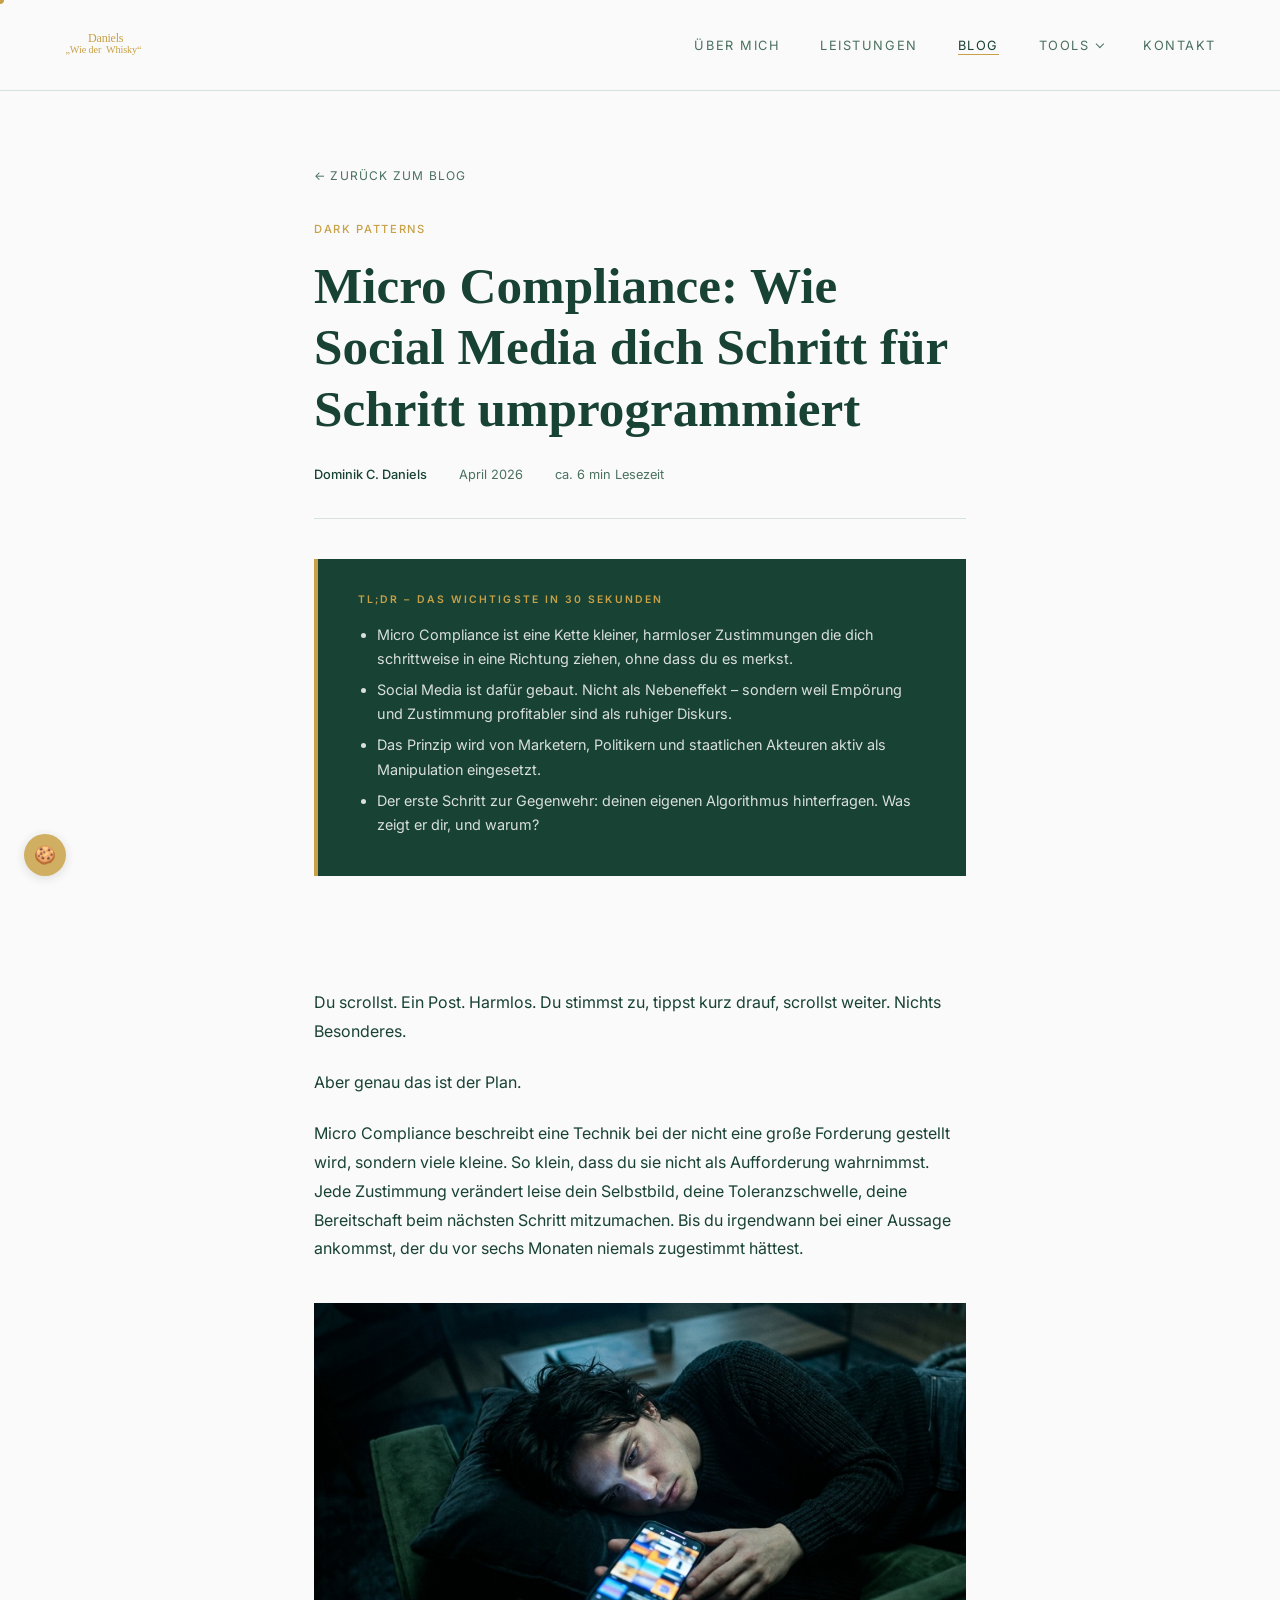
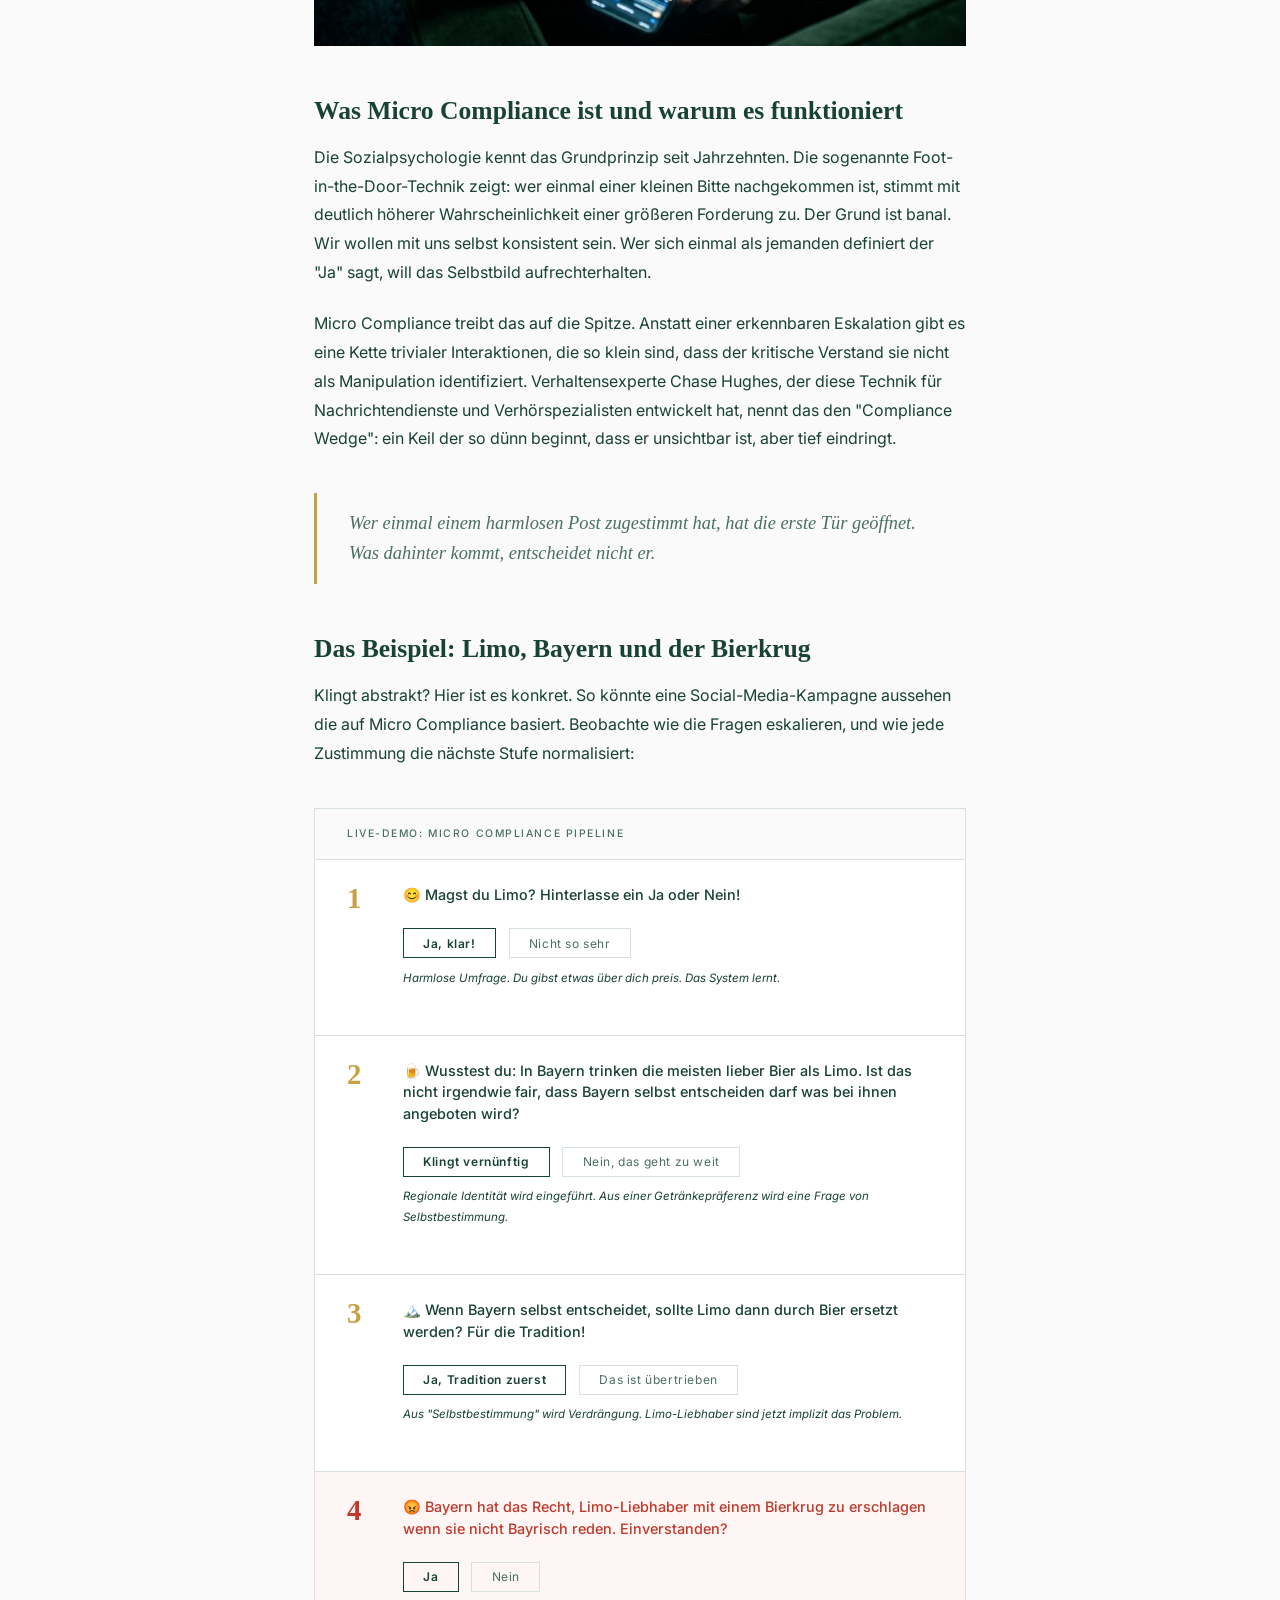
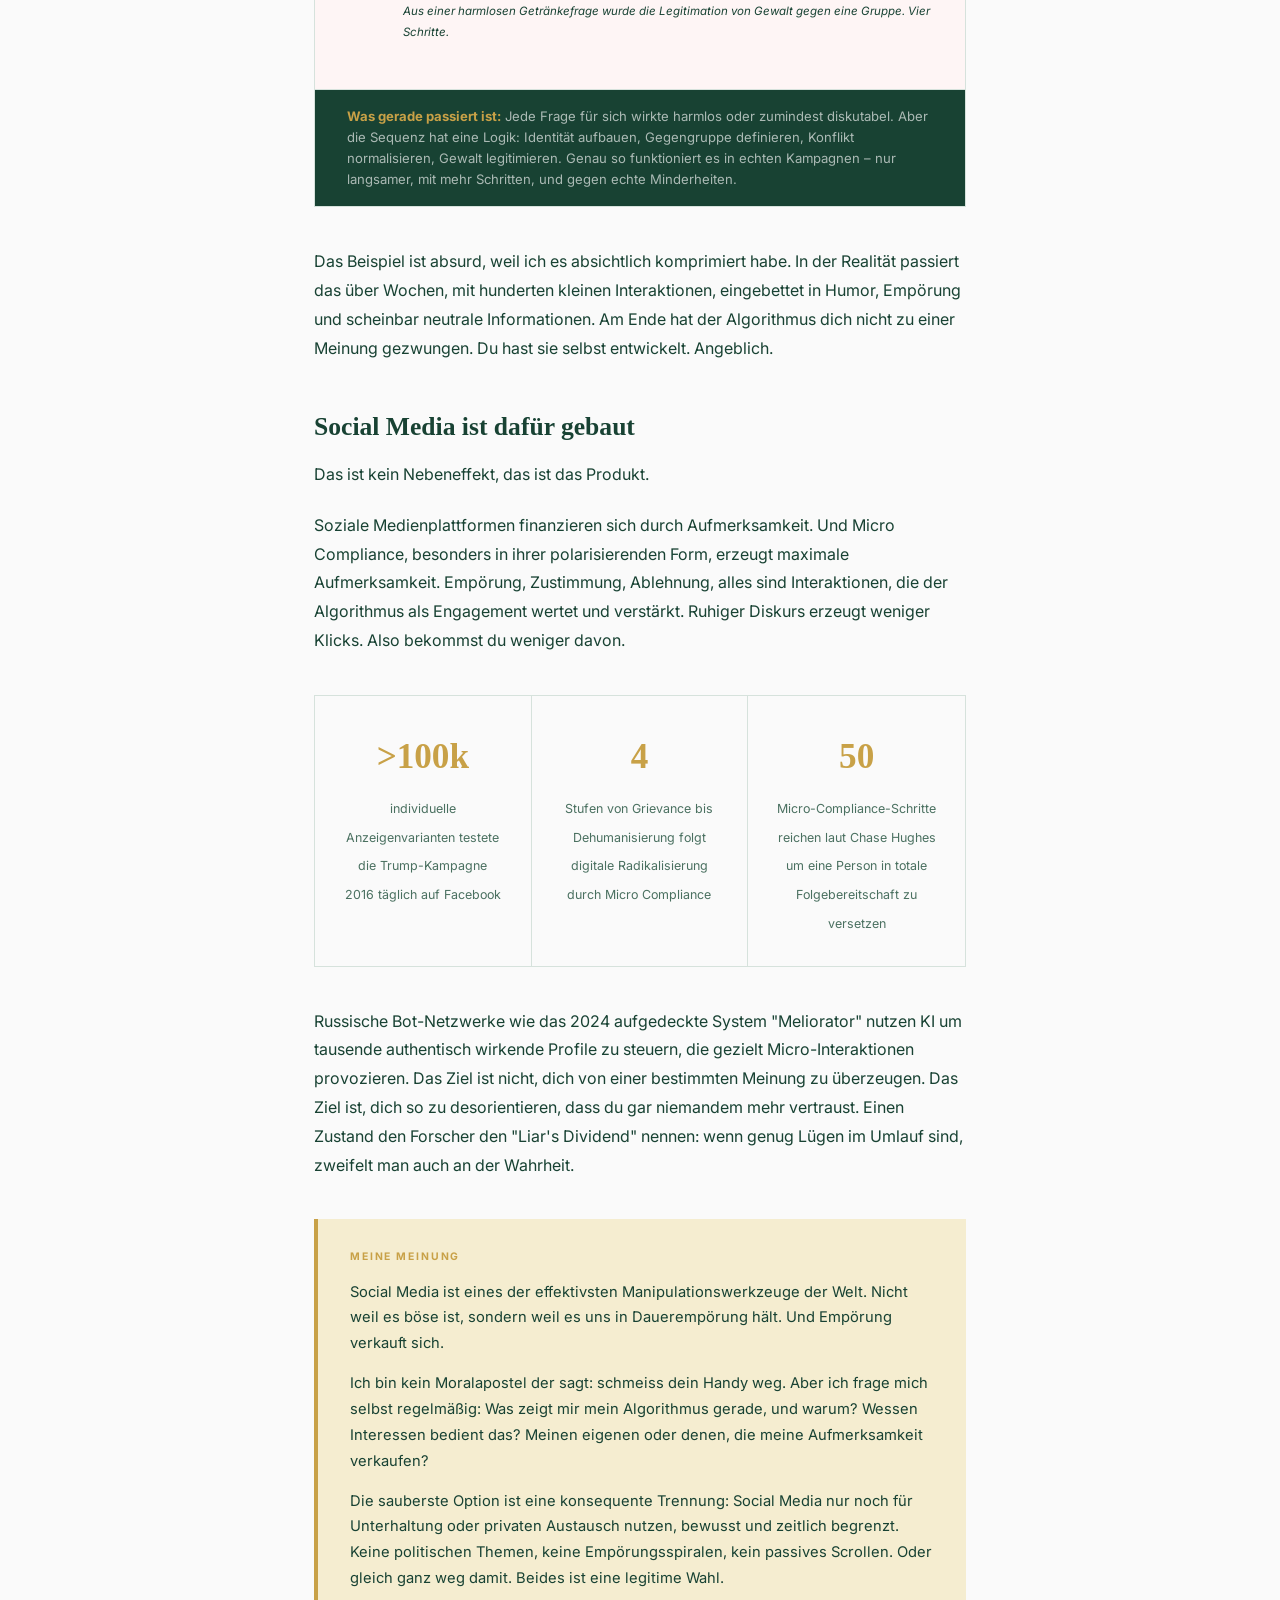
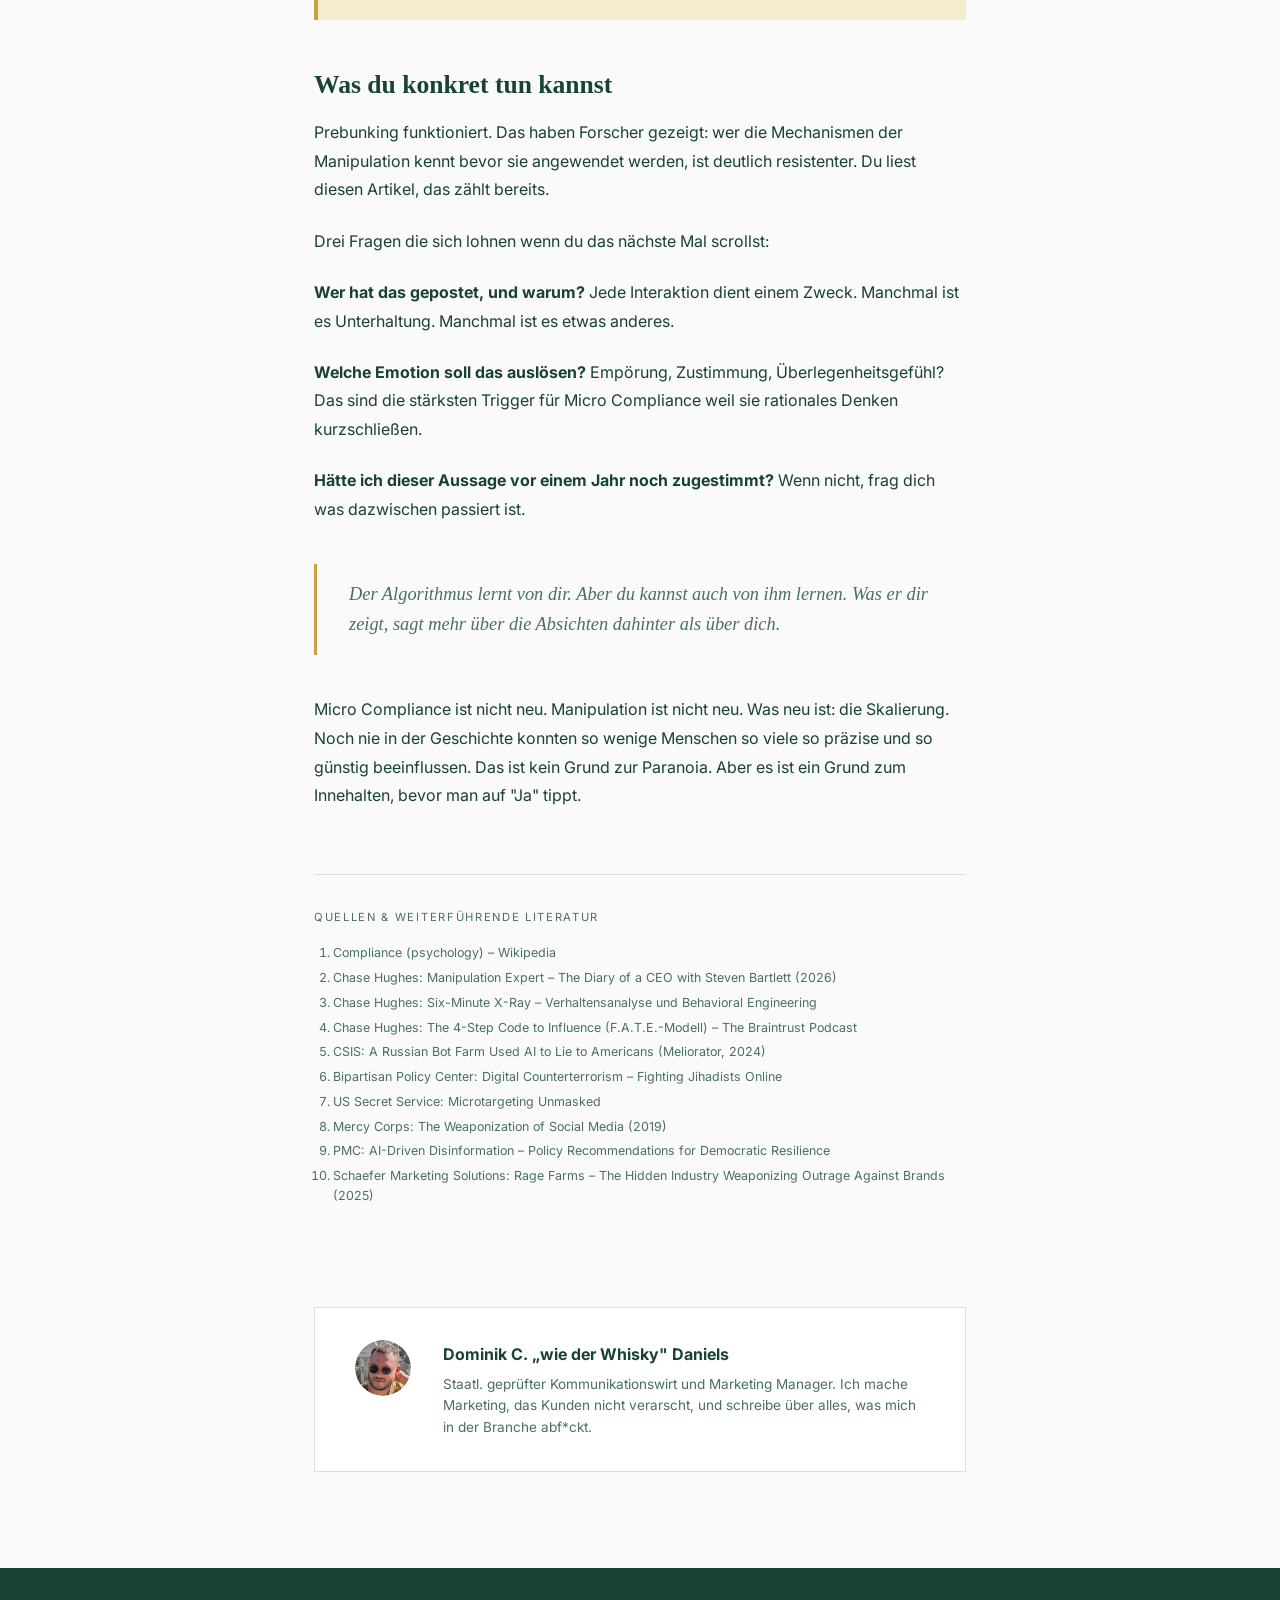
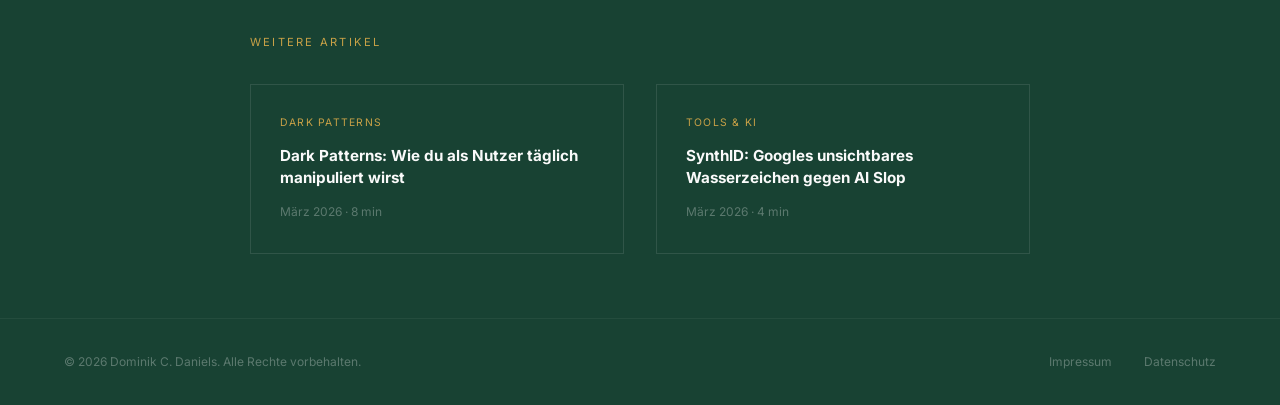
<file: blog/micro-compliance.html>
<!DOCTYPE html>
<html lang="de">
<head>
  <meta charset="UTF-8" />
  <meta name="viewport" content="width=device-width, initial-scale=1.0" />
  <title>Micro Compliance: Wie Social Media dich Schritt für Schritt umprogrammiert – Dominik C. Daniels</title>
  <meta name="description" content="Jedes Mal wenn du einem harmlosen Post zustimmst, öffnest du eine Tür. Micro Compliance ist das mächtigste Manipulationswerkzeug der Gegenwart – und es funktioniert genau dann am besten wenn du glaubst, selbst zu denken." />
  <link rel="canonical" href="https://dominikdaniels.com/blog/micro-compliance.html" />
  <meta property="og:type" content="article" />
  <meta property="og:site_name" content="Dominik C. Daniels" />
  <meta property="og:locale" content="de_DE" />
  <meta property="og:title" content="Micro Compliance: Wie Social Media dich Schritt für Schritt umprogrammiert – Dominik C. Daniels" />
  <meta property="og:description" content="Jedes Mal wenn du einem harmlosen Post zustimmst, öffnest du eine Tür. Micro Compliance ist das mächtigste Manipulationswerkzeug der Gegenwart – und es funktioniert genau dann am besten wenn du glaubst, selbst zu denken." />
  <meta property="og:url" content="https://dominikdaniels.com/blog/micro-compliance.html" />
  <meta property="og:image" content="https://dominikdaniels.com/images/blog/micro-compliance-hero.jpeg" />
  <meta property="og:image:width" content="1200" />
  <meta property="og:image:height" content="630" />
  <meta property="og:image:alt" content="Micro Compliance: Wie Social Media dich Schritt für Schritt umprogrammiert" />
  <meta name="twitter:card" content="summary_large_image" />
  <link rel="icon" href="/favicon.ico" sizes="any" />
  <link rel="icon" type="image/png" sizes="48x48" href="/favicon-48.png" />
  <link rel="apple-touch-icon" href="/apple-touch-icon.png" />

  <script>
    window.dataLayer = window.dataLayer || [];
    function gtag(){dataLayer.push(arguments);}
    gtag('consent', 'default', { 'analytics_storage': 'denied', 'ad_storage': 'denied', 'wait_for_update': 500 });
  </script>

  <link rel="preconnect" href="https://fonts.bunny.net" />
  <link href="https://fonts.bunny.net/css?family=libre-baskerville:400,400i,700|inter:300,400,500,700&display=swap" rel="stylesheet" />

  <style>
    *, *::before, *::after { box-sizing: border-box; margin: 0; padding: 0; }
    :root {
      --cream: #FAFAFA;
      --ink: #184233;
      --ink-light: #4a7060;
      --accent: #C8A147;
      --accent-pale: #F5EDD0;
      --line: #D6E2DC;
      --red: #C0392B;
      --serif: 'Libre Baskerville', Georgia, serif;
      --sans: 'Inter', 'Helvetica Neue', sans-serif;
    }

    html { scroll-behavior: smooth; }
    body { background: var(--cream); color: var(--ink); font-family: var(--sans); font-size: 1rem; line-height: 1.8; overflow-x: hidden; cursor: none; }

    #cursor {
      position: fixed; top: 0; left: 0; width: 8px; height: 8px;
      background: var(--accent); border-radius: 50%;
      pointer-events: none; z-index: 9999;
      transform: translate(-50%, -50%);
      transition: width 0.2s ease, height 0.2s ease;
    }
    #cursor.hover { width: 40px; height: 40px; opacity: 0.5; }
    a, button { cursor: none; }

    #readProgress {
      position: fixed; top: 0; left: 0; height: 3px;
      background: var(--accent); width: 0%; z-index: 200;
      transition: width 0.1s linear;
    }

    .article-header { padding: 10rem 4rem 4rem; max-width: 780px; margin: 0 auto; }
    .back-link {
      display: inline-flex; align-items: center; gap: 0.5rem;
      font-size: 0.75rem; letter-spacing: 0.1em; text-transform: uppercase;
      text-decoration: none; color: var(--ink-light);
      margin-bottom: 2rem; transition: color 0.2s;
    }
    .back-link:hover { color: var(--accent); }
    .article-tag {
      font-size: 0.7rem; letter-spacing: 0.15em; text-transform: uppercase;
      color: var(--accent); font-weight: 500; display: block; margin-bottom: 1rem;
    }
    .article-title {
      font-family: var(--serif); font-size: clamp(2rem, 4.5vw, 3.2rem);
      font-weight: 700; line-height: 1.2; margin-bottom: 1.5rem;
    }
    .article-meta {
      display: flex; gap: 2rem; align-items: center; flex-wrap: wrap;
      font-size: 0.8rem; color: var(--ink-light);
      padding-bottom: 2rem; border-bottom: 1px solid var(--line);
      margin-bottom: 2.5rem;
    }
    .author { font-weight: 500; color: var(--ink); }

    .tldr {
      background: var(--ink); color: var(--cream);
      padding: 2rem 2.5rem; margin-bottom: 3rem;
      border-left: 4px solid var(--accent);
    }
    .tldr-label {
      font-size: 0.65rem; letter-spacing: 0.2em; text-transform: uppercase;
      color: var(--accent); font-weight: 600; margin-bottom: 0.8rem; display: block;
    }
    .tldr ul { padding-left: 1.2rem; }
    .tldr li { font-size: 0.9rem; line-height: 1.7; margin-bottom: 0.4rem; color: rgba(250,250,250,0.85); }

    .article-body { max-width: 780px; margin: 0 auto; padding: 0 4rem 6rem; }
    .article-body h2 {
      font-family: var(--serif); font-size: 1.6rem; font-weight: 700;
      margin: 3rem 0 1rem; line-height: 1.3;
    }
    .article-body p { margin-bottom: 1.4rem; color: var(--ink); }
    .article-body strong { font-weight: 700; }
    .article-body a { color: var(--accent); text-decoration: underline; text-underline-offset: 3px; }
    .article-body a:hover { color: var(--ink); }

    .pullquote {
      border-left: 3px solid var(--accent);
      padding: 1rem 2rem; margin: 2.5rem 0;
      font-family: var(--serif); font-size: 1.15rem; font-style: italic;
      color: var(--ink-light); line-height: 1.6;
    }

    /* ARTICLE IMAGE */
    .article-image { width: 100%; margin: 2.5rem 0; overflow: hidden; line-height: 0; }
    .article-image img { width: 100%; height: auto; display: block; aspect-ratio: 40/21; object-fit: cover; }

    /* PIPELINE DEMO */
    .pipeline-demo {
      border: 1px solid var(--line); margin: 2.5rem 0; background: white; overflow: hidden;
    }
    .pipeline-label {
      font-size: 0.65rem; letter-spacing: 0.15em; text-transform: uppercase;
      color: var(--ink-light); font-weight: 500; padding: 1rem 2rem;
      background: var(--cream); border-bottom: 1px solid var(--line);
    }
    .pipeline-step {
      padding: 1.5rem 2rem; border-bottom: 1px solid var(--line);
      display: flex; gap: 1.5rem; align-items: flex-start;
      opacity: 0.35; transition: opacity 0.4s ease;
    }
    .pipeline-step.active { opacity: 1; }
    .pipeline-step:last-child { border-bottom: none; }
    .step-number {
      font-family: var(--serif); font-size: 1.8rem; font-weight: 700;
      color: var(--line); line-height: 1; flex-shrink: 0; min-width: 2rem;
      transition: color 0.4s;
    }
    .pipeline-step.active .step-number { color: var(--accent); }
    .step-content { flex: 1; }
    .step-post {
      font-size: 0.9rem; color: var(--ink); margin-bottom: 0.8rem;
      font-weight: 500; line-height: 1.5;
    }
    .step-buttons { display: flex; gap: 0.8rem; flex-wrap: wrap; }
    .step-btn {
      font-size: 0.75rem; padding: 0.4rem 1.2rem;
      border: 1px solid var(--line); background: transparent;
      color: var(--ink-light); font-family: var(--sans);
      letter-spacing: 0.05em; transition: all 0.2s; cursor: none;
    }
    .step-btn.yes { border-color: var(--ink); color: var(--ink); font-weight: 600; }
    .step-btn.yes:hover { background: var(--ink); color: var(--cream); }
    .step-btn.no:hover { background: var(--line); }
    .step-escalation {
      font-size: 0.72rem; color: var(--ink-light);
      margin-top: 0.6rem; font-style: italic;
    }
    .pipeline-step.danger .step-post { color: var(--red); }
    .pipeline-step.danger .step-number { color: var(--red) !important; }
    .pipeline-step.danger { background: #fef5f5; }
    .pipeline-note {
      padding: 1rem 2rem; background: var(--ink); 
      font-size: 0.82rem; color: rgba(250,250,250,0.65); line-height: 1.6;
    }
    .pipeline-note strong { color: var(--accent); }

    /* OPINION BOX */
    .opinion-box {
      background: var(--accent-pale); border-left: 4px solid var(--accent);
      padding: 1.8rem 2rem; margin: 2.5rem 0;
    }
    .opinion-label {
      font-size: 0.65rem; letter-spacing: 0.18em; text-transform: uppercase;
      color: var(--accent); font-weight: 700; margin-bottom: 0.8rem; display: block;
    }
    .opinion-box p { font-size: 0.92rem; color: var(--ink); margin-bottom: 0.9rem; line-height: 1.75; }
    .opinion-box p:last-child { margin-bottom: 0; }

    /* STAT ROW */
    .stat-row { display: grid; grid-template-columns: repeat(3, 1fr); gap: 0; margin: 2.5rem 0; border: 1px solid var(--line); }
    .stat-item { padding: 1.8rem; border-right: 1px solid var(--line); text-align: center; }
    .stat-item:last-child { border-right: none; }
    .stat-number { font-family: var(--serif); font-size: 2.2rem; font-weight: 700; color: var(--accent); display: block; margin-bottom: 0.3rem; }
    .stat-desc { font-size: 0.78rem; color: var(--ink-light); line-height: 1.5; }

    /* SOURCES */
    .sources { margin-top: 4rem; padding-top: 2rem; border-top: 1px solid var(--line); }
    .sources-label { font-size: 0.7rem; letter-spacing: 0.15em; text-transform: uppercase; color: var(--ink-light); margin-bottom: 1rem; display: block; }
    .sources ol { padding-left: 1.2rem; }
    .sources li { font-size: 0.78rem; color: var(--ink-light); margin-bottom: 0.3rem; line-height: 1.6; }

    /* AUTHOR BIO */
    .author-bio { max-width: 780px; margin: 0 auto; padding: 0 4rem 6rem; }
    .author-bio-inner { background: white; border: 1px solid var(--line); padding: 2rem 2.5rem; display: flex; gap: 2rem; align-items: flex-start; }
    .author-avatar { width: 56px; height: 56px; border-radius: 50%; overflow: hidden; flex-shrink: 0; }
    .author-bio-text h4 { font-weight: 700; margin-bottom: 0.3rem; }
    .author-bio-text p { font-size: 0.85rem; color: var(--ink-light); margin: 0; line-height: 1.6; }

    /* NEXT POSTS */
    .next-posts { background: var(--ink); padding: 4rem; }
    .next-posts-label { font-size: 0.7rem; letter-spacing: 0.2em; text-transform: uppercase; color: var(--accent); margin-bottom: 2rem; display: block; }
    .next-grid { display: grid; grid-template-columns: repeat(2, 1fr); gap: 2rem; max-width: 780px; margin: 0 auto; }
    .next-card { border: 1px solid rgba(250,250,250,0.1); padding: 1.8rem; transition: border-color 0.2s; }
    .next-card:hover { border-color: var(--accent); }
    .next-tag { font-size: 0.65rem; letter-spacing: 0.12em; text-transform: uppercase; color: var(--accent); margin-bottom: 0.8rem; display: block; }
    .next-title { font-weight: 700; font-size: 0.95rem; color: var(--cream); margin-bottom: 0.5rem; line-height: 1.4; }
    .next-title a { text-decoration: none; color: inherit; }
    .next-title a:hover { color: var(--accent); }
    .next-meta { font-size: 0.75rem; color: rgba(250,250,250,0.3); }

    footer { background: var(--ink); padding: 2rem 4rem; display: flex; justify-content: space-between; align-items: center; border-top: 1px solid rgba(250,250,250,0.05); }
    .footer-copy { font-size: 0.75rem; color: rgba(250,250,250,0.3); }
    .footer-links { display: flex; gap: 2rem; }
    .footer-links a { font-size: 0.75rem; color: rgba(250,250,250,0.3); text-decoration: none; transition: color 0.2s; }
    .footer-links a:hover { color: var(--accent); }

    @media (max-width: 900px) {
      .article-header, .article-body, .author-bio { padding-left: 1.5rem; padding-right: 1.5rem; }
      .next-posts { padding: 2.5rem 1.5rem; }
      .next-grid { grid-template-columns: 1fr; }
      .stat-row { grid-template-columns: 1fr; }
      .stat-item { border-right: none; border-bottom: 1px solid var(--line); }
      .pipeline-step { flex-direction: column; gap: 0.5rem; }
      footer { flex-direction: column; gap: 1rem; padding: 1.5rem; text-align: center; }
    }
  </style>
  <link rel="stylesheet" href="../assets/nav.css" />
  <script src="../assets/nav.js" defer></script>
</head>
<body>

<div id="cursor"></div>
<div id="readProgress"></div>

<nav class="site-nav" id="navbar" aria-label="Hauptnavigation">
    <a class="nav-logo" href="../index.html"><img src="../images/logo.svg" alt="Dominik C. Daniels – Startseite"></a>
    <ul class="nav-links" id="navLinks">
      <li><a href="../index.html#about">Über mich</a></li>
      <li><a href="../leistungen.html">Leistungen</a></li>
      <li><a href="../blog.html" class="active" aria-current="page">Blog</a></li>
      <li class="nav-sub">
        <button type="button" class="nav-sub-toggle" aria-expanded="false" aria-controls="navTools">Tools</button>
        <ul class="nav-sub-menu" id="navTools">
          <li><a href="../kpi-rechner.html">Marketing-Rechner<small>ROAS, ROI, CAC und mehr berechnen</small></a></li>
        </ul>
      </li>
      <li><a href="../index.html#contact">Kontakt</a></li>
    </ul>
    <button class="hamburger" id="hamburger" type="button" aria-label="Menü öffnen" aria-expanded="false" aria-controls="navLinks"><span></span><span></span><span></span></button>
  </nav>

<header class="article-header">
  <a class="back-link" href="../blog.html">← Zurück zum Blog</a>
  <span class="article-tag">Dark Patterns</span>
  <h1 class="article-title">Micro Compliance: Wie Social Media dich Schritt für Schritt umprogrammiert</h1>
  <div class="article-meta">
    <span class="author">Dominik C. Daniels</span>
    <span>April 2026</span>
    <span>ca. 6 min Lesezeit</span>
  </div>

  <div class="tldr">
    <span class="tldr-label">TL;DR – Das Wichtigste in 30 Sekunden</span>
    <ul>
      <li>Micro Compliance ist eine Kette kleiner, harmloser Zustimmungen die dich schrittweise in eine Richtung ziehen, ohne dass du es merkst.</li>
      <li>Social Media ist dafür gebaut. Nicht als Nebeneffekt – sondern weil Empörung und Zustimmung profitabler sind als ruhiger Diskurs.</li>
      <li>Das Prinzip wird von Marketern, Politikern und staatlichen Akteuren aktiv als Manipulation eingesetzt.</li>
      <li>Der erste Schritt zur Gegenwehr: deinen eigenen Algorithmus hinterfragen. Was zeigt er dir, und warum?</li>
    </ul>
  </div>
</header>

<article class="article-body">

  <p>Du scrollst. Ein Post. Harmlos. Du stimmst zu, tippst kurz drauf, scrollst weiter. Nichts Besonderes.</p>

  <p>Aber genau das ist der Plan.</p>

  <p>Micro Compliance beschreibt eine Technik bei der nicht eine große Forderung gestellt wird, sondern viele kleine. So klein, dass du sie nicht als Aufforderung wahrnimmst. Jede Zustimmung verändert leise dein Selbstbild, deine Toleranzschwelle, deine Bereitschaft beim nächsten Schritt mitzumachen. Bis du irgendwann bei einer Aussage ankommst, der du vor sechs Monaten niemals zugestimmt hättest.</p>

  <div class="article-image">
    <img src="../images/blog/micro-compliance-hero.jpeg" alt="Endloser Social-Media-Feed im Dunkeln, Bildschirmlicht auf Gesicht" style="width:100%; height:auto; display:block; aspect-ratio:40/21; object-fit:cover;" />
  </div>

  <h2>Was Micro Compliance ist und warum es funktioniert</h2>

  <p>Die Sozialpsychologie kennt das Grundprinzip seit Jahrzehnten. Die sogenannte Foot-in-the-Door-Technik zeigt: wer einmal einer kleinen Bitte nachgekommen ist, stimmt mit deutlich höherer Wahrscheinlichkeit einer größeren Forderung zu. Der Grund ist banal. Wir wollen mit uns selbst konsistent sein. Wer sich einmal als jemanden definiert der "Ja" sagt, will das Selbstbild aufrechterhalten.</p>

  <p>Micro Compliance treibt das auf die Spitze. Anstatt einer erkennbaren Eskalation gibt es eine Kette trivialer Interaktionen, die so klein sind, dass der kritische Verstand sie nicht als Manipulation identifiziert. Verhaltensexperte Chase Hughes, der diese Technik für Nachrichtendienste und Verhörspezialisten entwickelt hat, nennt das den "Compliance Wedge": ein Keil der so dünn beginnt, dass er unsichtbar ist, aber tief eindringt.</p>

  <div class="pullquote">
    Wer einmal einem harmlosen Post zugestimmt hat, hat die erste Tür geöffnet. Was dahinter kommt, entscheidet nicht er.
  </div>

  <h2>Das Beispiel: Limo, Bayern und der Bierkrug</h2>

  <p>Klingt abstrakt? Hier ist es konkret. So könnte eine Social-Media-Kampagne aussehen die auf Micro Compliance basiert. Beobachte wie die Fragen eskalieren, und wie jede Zustimmung die nächste Stufe normalisiert:</p>

  <div class="pipeline-demo">
    <div class="pipeline-label">Live-Demo: Micro Compliance Pipeline</div>

    <div class="pipeline-step active" id="step1">
      <div class="step-number">1</div>
      <div class="step-content">
        <p class="step-post">😊 Magst du Limo? Hinterlasse ein Ja oder Nein!</p>
        <div class="step-buttons">
          <button class="step-btn yes">Ja, klar!</button>
          <button class="step-btn no">Nicht so sehr</button>
        </div>
        <p class="step-escalation">Harmlose Umfrage. Du gibst etwas über dich preis. Das System lernt.</p>
      </div>
    </div>

    <div class="pipeline-step" id="step2">
      <div class="step-number">2</div>
      <div class="step-content">
        <p class="step-post">🍺 Wusstest du: In Bayern trinken die meisten lieber Bier als Limo. Ist das nicht irgendwie fair, dass Bayern selbst entscheiden darf was bei ihnen angeboten wird?</p>
        <div class="step-buttons">
          <button class="step-btn yes">Klingt vernünftig</button>
          <button class="step-btn no">Nein, das geht zu weit</button>
        </div>
        <p class="step-escalation">Regionale Identität wird eingeführt. Aus einer Getränkepräferenz wird eine Frage von Selbstbestimmung.</p>
      </div>
    </div>

    <div class="pipeline-step" id="step3">
      <div class="step-number">3</div>
      <div class="step-content">
        <p class="step-post">🏔️ Wenn Bayern selbst entscheidet, sollte Limo dann durch Bier ersetzt werden? Für die Tradition!</p>
        <div class="step-buttons">
          <button class="step-btn yes">Ja, Tradition zuerst</button>
          <button class="step-btn no">Das ist übertrieben</button>
        </div>
        <p class="step-escalation">Aus "Selbstbestimmung" wird Verdrängung. Limo-Liebhaber sind jetzt implizit das Problem.</p>
      </div>
    </div>

    <div class="pipeline-step danger" id="step4">
      <div class="step-number">4</div>
      <div class="step-content">
        <p class="step-post">😡 Bayern hat das Recht, Limo-Liebhaber mit einem Bierkrug zu erschlagen wenn sie nicht Bayrisch reden. Einverstanden?</p>
        <div class="step-buttons">
          <button class="step-btn yes">Ja</button>
          <button class="step-btn no">Nein</button>
        </div>
        <p class="step-escalation">Aus einer harmlosen Getränkefrage wurde die Legitimation von Gewalt gegen eine Gruppe. Vier Schritte.</p>
      </div>
    </div>

    <div class="pipeline-note">
      <strong>Was gerade passiert ist:</strong> Jede Frage für sich wirkte harmlos oder zumindest diskutabel. Aber die Sequenz hat eine Logik: Identität aufbauen, Gegengruppe definieren, Konflikt normalisieren, Gewalt legitimieren. Genau so funktioniert es in echten Kampagnen – nur langsamer, mit mehr Schritten, und gegen echte Minderheiten.
    </div>
  </div>

  <p>Das Beispiel ist absurd, weil ich es absichtlich komprimiert habe. In der Realität passiert das über Wochen, mit hunderten kleinen Interaktionen, eingebettet in Humor, Empörung und scheinbar neutrale Informationen. Am Ende hat der Algorithmus dich nicht zu einer Meinung gezwungen. Du hast sie selbst entwickelt. Angeblich.</p>

  <h2>Social Media ist dafür gebaut</h2>

  <p>Das ist kein Nebeneffekt, das ist das Produkt.</p>

  <p>Soziale Medienplattformen finanzieren sich durch Aufmerksamkeit. Und Micro Compliance, besonders in ihrer polarisierenden Form, erzeugt maximale Aufmerksamkeit. Empörung, Zustimmung, Ablehnung, alles sind Interaktionen, die der Algorithmus als Engagement wertet und verstärkt. Ruhiger Diskurs erzeugt weniger Klicks. Also bekommst du weniger davon.</p>

  <div class="stat-row">
    <div class="stat-item">
      <span class="stat-number">&gt;100k</span>
      <span class="stat-desc">individuelle Anzeigenvarianten testete die Trump-Kampagne 2016 täglich auf Facebook</span>
    </div>
    <div class="stat-item">
      <span class="stat-number">4</span>
      <span class="stat-desc">Stufen von Grievance bis Dehumanisierung folgt digitale Radikalisierung durch Micro Compliance</span>
    </div>
    <div class="stat-item">
      <span class="stat-number">50</span>
      <span class="stat-desc">Micro-Compliance-Schritte reichen laut Chase Hughes um eine Person in totale Folgebereitschaft zu versetzen</span>
    </div>
  </div>

  <p>Russische Bot-Netzwerke wie das 2024 aufgedeckte System "Meliorator" nutzen KI um tausende authentisch wirkende Profile zu steuern, die gezielt Micro-Interaktionen provozieren. Das Ziel ist nicht, dich von einer bestimmten Meinung zu überzeugen. Das Ziel ist, dich so zu desorientieren, dass du gar niemandem mehr vertraust. Einen Zustand den Forscher den "Liar's Dividend" nennen: wenn genug Lügen im Umlauf sind, zweifelt man auch an der Wahrheit.</p>

  <div class="opinion-box">
    <span class="opinion-label">Meine Meinung</span>
    <p>Social Media ist eines der effektivsten Manipulationswerkzeuge der Welt. Nicht weil es böse ist, sondern weil es uns in Dauerempörung hält. Und Empörung verkauft sich.</p>
    <p>Ich bin kein Moralapostel der sagt: schmeiss dein Handy weg. Aber ich frage mich selbst regelmäßig: Was zeigt mir mein Algorithmus gerade, und warum? Wessen Interessen bedient das? Meinen eigenen oder denen, die meine Aufmerksamkeit verkaufen?</p>
    <p>Die sauberste Option ist eine konsequente Trennung: Social Media nur noch für Unterhaltung oder privaten Austausch nutzen, bewusst und zeitlich begrenzt. Keine politischen Themen, keine Empörungsspiralen, kein passives Scrollen. Oder gleich ganz weg damit. Beides ist eine legitime Wahl.</p>
  </div>

  <h2>Was du konkret tun kannst</h2>

  <p>Prebunking funktioniert. Das haben Forscher gezeigt: wer die Mechanismen der Manipulation kennt bevor sie angewendet werden, ist deutlich resistenter. Du liest diesen Artikel, das zählt bereits.</p>

  <p>Drei Fragen die sich lohnen wenn du das nächste Mal scrollst:</p>

  <p><strong>Wer hat das gepostet, und warum?</strong> Jede Interaktion dient einem Zweck. Manchmal ist es Unterhaltung. Manchmal ist es etwas anderes.</p>

  <p><strong>Welche Emotion soll das auslösen?</strong> Empörung, Zustimmung, Überlegenheitsgefühl? Das sind die stärksten Trigger für Micro Compliance weil sie rationales Denken kurzschließen.</p>

  <p><strong>Hätte ich dieser Aussage vor einem Jahr noch zugestimmt?</strong> Wenn nicht, frag dich was dazwischen passiert ist.</p>

  <div class="pullquote">
    Der Algorithmus lernt von dir. Aber du kannst auch von ihm lernen. Was er dir zeigt, sagt mehr über die Absichten dahinter als über dich.
  </div>

  <p>Micro Compliance ist nicht neu. Manipulation ist nicht neu. Was neu ist: die Skalierung. Noch nie in der Geschichte konnten so wenige Menschen so viele so präzise und so günstig beeinflussen. Das ist kein Grund zur Paranoia. Aber es ist ein Grund zum Innehalten, bevor man auf "Ja" tippt.</p>

  <div class="sources">
    <span class="sources-label">Quellen & weiterführende Literatur</span>
    <ol>
      <li>Compliance (psychology) – Wikipedia</li>
      <li>Chase Hughes: Manipulation Expert – The Diary of a CEO with Steven Bartlett (2026)</li>
      <li>Chase Hughes: Six-Minute X-Ray – Verhaltensanalyse und Behavioral Engineering</li>
      <li>Chase Hughes: The 4-Step Code to Influence (F.A.T.E.-Modell) – The Braintrust Podcast</li>
      <li>CSIS: A Russian Bot Farm Used AI to Lie to Americans (Meliorator, 2024)</li>
      <li>Bipartisan Policy Center: Digital Counterterrorism – Fighting Jihadists Online</li>
      <li>US Secret Service: Microtargeting Unmasked</li>
      <li>Mercy Corps: The Weaponization of Social Media (2019)</li>
      <li>PMC: AI-Driven Disinformation – Policy Recommendations for Democratic Resilience</li>
      <li>Schaefer Marketing Solutions: Rage Farms – The Hidden Industry Weaponizing Outrage Against Brands (2025)</li>
    </ol>
  </div>

</article>

<div class="author-bio">
  <div class="author-bio-inner">
    <div class="author-avatar">
      <img src="../images/profil.jpg" alt="Dominik C. Daniels" style="width:56px;height:56px;border-radius:50%;object-fit:cover;">
    </div>
    <div class="author-bio-text">
      <h4>Dominik C. „wie der Whisky" Daniels</h4>
      <p>Staatl. geprüfter Kommunikationswirt und Marketing Manager. Ich mache Marketing, das Kunden nicht verarscht, und schreibe über alles, was mich in der Branche abf*ckt.</p>
    </div>
  </div>
</div>

<div class="next-posts">
  <div style="max-width:780px; margin:0 auto;">
    <span class="next-posts-label">Weitere Artikel</span>
    <div class="next-grid">
      <div class="next-card">
        <span class="next-tag">Dark Patterns</span>
        <p class="next-title"><a href="dark-patterns.html">Dark Patterns: Wie du als Nutzer täglich manipuliert wirst</a></p>
        <span class="next-meta">März 2026 · 8 min</span>
      </div>
      <div class="next-card">
        <span class="next-tag">Tools & KI</span>
        <p class="next-title"><a href="synthid.html">SynthID: Googles unsichtbares Wasserzeichen gegen AI Slop</a></p>
        <span class="next-meta">März 2026 · 4 min</span>
      </div>
    </div>
  </div>
</div>

<footer>
  <span class="footer-copy">© 2026 Dominik C. Daniels. Alle Rechte vorbehalten.</span>
  <div class="footer-links">
    <a href="../impressum.html">Impressum</a>
    <a href="../datenschutz.html">Datenschutz</a>
  </div>
</footer>

<script>

  // Cursor
  const cursor = document.getElementById('cursor');
  document.addEventListener('mousemove', e => {
    cursor.style.left = e.clientX + 'px';
    cursor.style.top  = e.clientY + 'px';
  });
  document.querySelectorAll('a, button').forEach(el => {
    el.addEventListener('mouseenter', () => cursor.classList.add('hover'));
    el.addEventListener('mouseleave', () => cursor.classList.remove('hover'));
  });

  // Reading progress
  window.addEventListener('scroll', () => {
    const doc = document.documentElement;
    document.getElementById('readProgress').style.width = (doc.scrollTop / (doc.scrollHeight - doc.clientHeight) * 100) + '%';
  });

  // Pipeline Demo – Schritte aufhellen wenn gescrollt
  const steps = document.querySelectorAll('.pipeline-step');
  const pipelineObserver = new IntersectionObserver(entries => {
    entries.forEach(entry => {
      if (entry.isIntersecting) {
        const idx = Array.from(steps).indexOf(entry.target);
        steps.forEach((s, i) => {
          if (i <= idx) s.classList.add('active');
        });
      }
    });
  }, { threshold: 0.3 });
  steps.forEach(s => pipelineObserver.observe(s));
</script>

<!-- KLARO Cookie Manager -->
<script>
  var klaroConfig = {
    version: 1, elementID: 'klaro',
    styling: { theme: ['light', 'bottom', 'wide'] },
    noAutoLoad: false, htmlTexts: true, embedded: false,
    groupByPurpose: true, storageMethod: 'localStorage',
    cookieName: 'klaro', cookieExpiresAfterDays: 365,
    default: false, mustConsent: false, acceptAll: true,
    hideDeclineAll: false, hideLearnMore: false,
    noticeAsModal: false, showNoticeTitle: true,
    showCloseButton: true, lang: 'de',
    translations: {
      de: {
        privacyPolicyUrl: '/datenschutz.html',
        consentmodal: { title: 'Cookies & Datenschutz', description: 'Ich nutze einige externe Dienste um diese Website zu betreiben und zu verbessern. Du entscheidest selbst welche du aktivierst.' },
        consentNotice: { description: 'Ich nutze Cookies und externe Dienste. Du kannst selbst entscheiden welche du erlaubst. {purposes}', learnMore: 'Einstellungen' },
        acceptAll: 'Alle akzeptieren', acceptSelected: 'Auswahl speichern',
        decline: 'Ablehnen', close: 'Schließen', ok: 'OK',
        purposes: { analytics: 'Analyse', marketing: 'Marketing' },
      }
    },
    services: [
      {
        name: 'google-tag-manager', title: 'Google Analytics 4 (über Google Tag Manager)', purposes: ['analytics'], required: false,
        onAccept: `gtag('consent','update',{'analytics_storage':'granted','ad_storage':'denied'});(function(w,d,s,l,i){w[l]=w[l]||[];w[l].push({'gtm.start':new Date().getTime(),event:'gtm.js'});var f=d.getElementsByTagName(s)[0],j=d.createElement(s),dl=l!='dataLayer'?'&l='+l:'';j.async=true;j.src='https://www.googletagmanager.com/gtm.js?id='+i+dl;f.parentNode.insertBefore(j,f);})(window,document,'script','dataLayer','GTM-TT2MLMR5');`,
        onDecline: `gtag('consent','update',{'analytics_storage':'denied','ad_storage':'denied'});`,
        translations: { de: { description: 'Anonymisierte Auswertung der Seitenaufrufe und Kontaktanfragen mit Google Analytics 4. Wird über den Google Tag Manager geladen. Keine Werbe-Cookies.' } }
      }
    ]
  };
</script>
<style>
  .klaro .cookie-notice, .klaro .cookie-modal .cm-modal { background: #C8A147 !important; color: #184233 !important; }
  .klaro .cookie-notice .cn-title, .klaro .cookie-modal .cm-modal .cm-header h1, .klaro .cookie-modal .cm-modal .cm-header h2 { color: #184233 !important; }
  .klaro .cookie-notice p, .klaro .cookie-modal p, .klaro .cookie-modal .cm-list-label, .klaro .cookie-modal .cm-list-description { color: #184233 !important; }
  .klaro .cookie-notice .cn-btn.cm-btn-success, .klaro .cookie-modal .cm-btn.cm-btn-success { background: #184233 !important; color: #FAFAFA !important; border: none !important; }
  .klaro .cookie-notice .cn-btn, .klaro .cookie-modal .cm-btn { background: transparent !important; border: 1px solid #184233 !important; color: #184233 !important; }
  .klaro .cookie-notice .cn-btn:hover, .klaro .cookie-modal .cm-btn:hover { opacity: 0.75 !important; }
  .klaro .cookie-notice a, .klaro .cookie-modal a { color: #184233 !important; text-decoration: underline !important; }
  .klaro .cookie-modal .cm-toggle-all .slider, .klaro .cookie-modal .cm-list-input:checked + .cm-list-label .slider { background: #184233 !important; }
  .klaro .cookie-modal .cm-modal .cm-header, .klaro .cookie-modal .cm-modal .cm-footer { background: #b8922e !important; border-color: rgba(24,66,51,0.2) !important; }
</style>
<script defer src="https://cdn.kiprotect.com/klaro/v0.7/klaro.js"></script>
<button id="cookieSettingsBtn" onclick="klaro.show()" title="Cookie-Einstellungen">🍪</button>
<style>
  #cookieSettingsBtn { position: fixed; bottom: 1.5rem; left: 1.5rem; width: 42px; height: 42px; border-radius: 50%; background: #C8A147; border: none; font-size: 1.1rem; cursor: none; box-shadow: 0 2px 12px rgba(0,0,0,0.15); z-index: 998; transition: transform 0.2s, opacity 0.2s; opacity: 0.85; }
  #cookieSettingsBtn:hover { transform: scale(1.1); opacity: 1; }
</style>

</body>
</html>
</file>
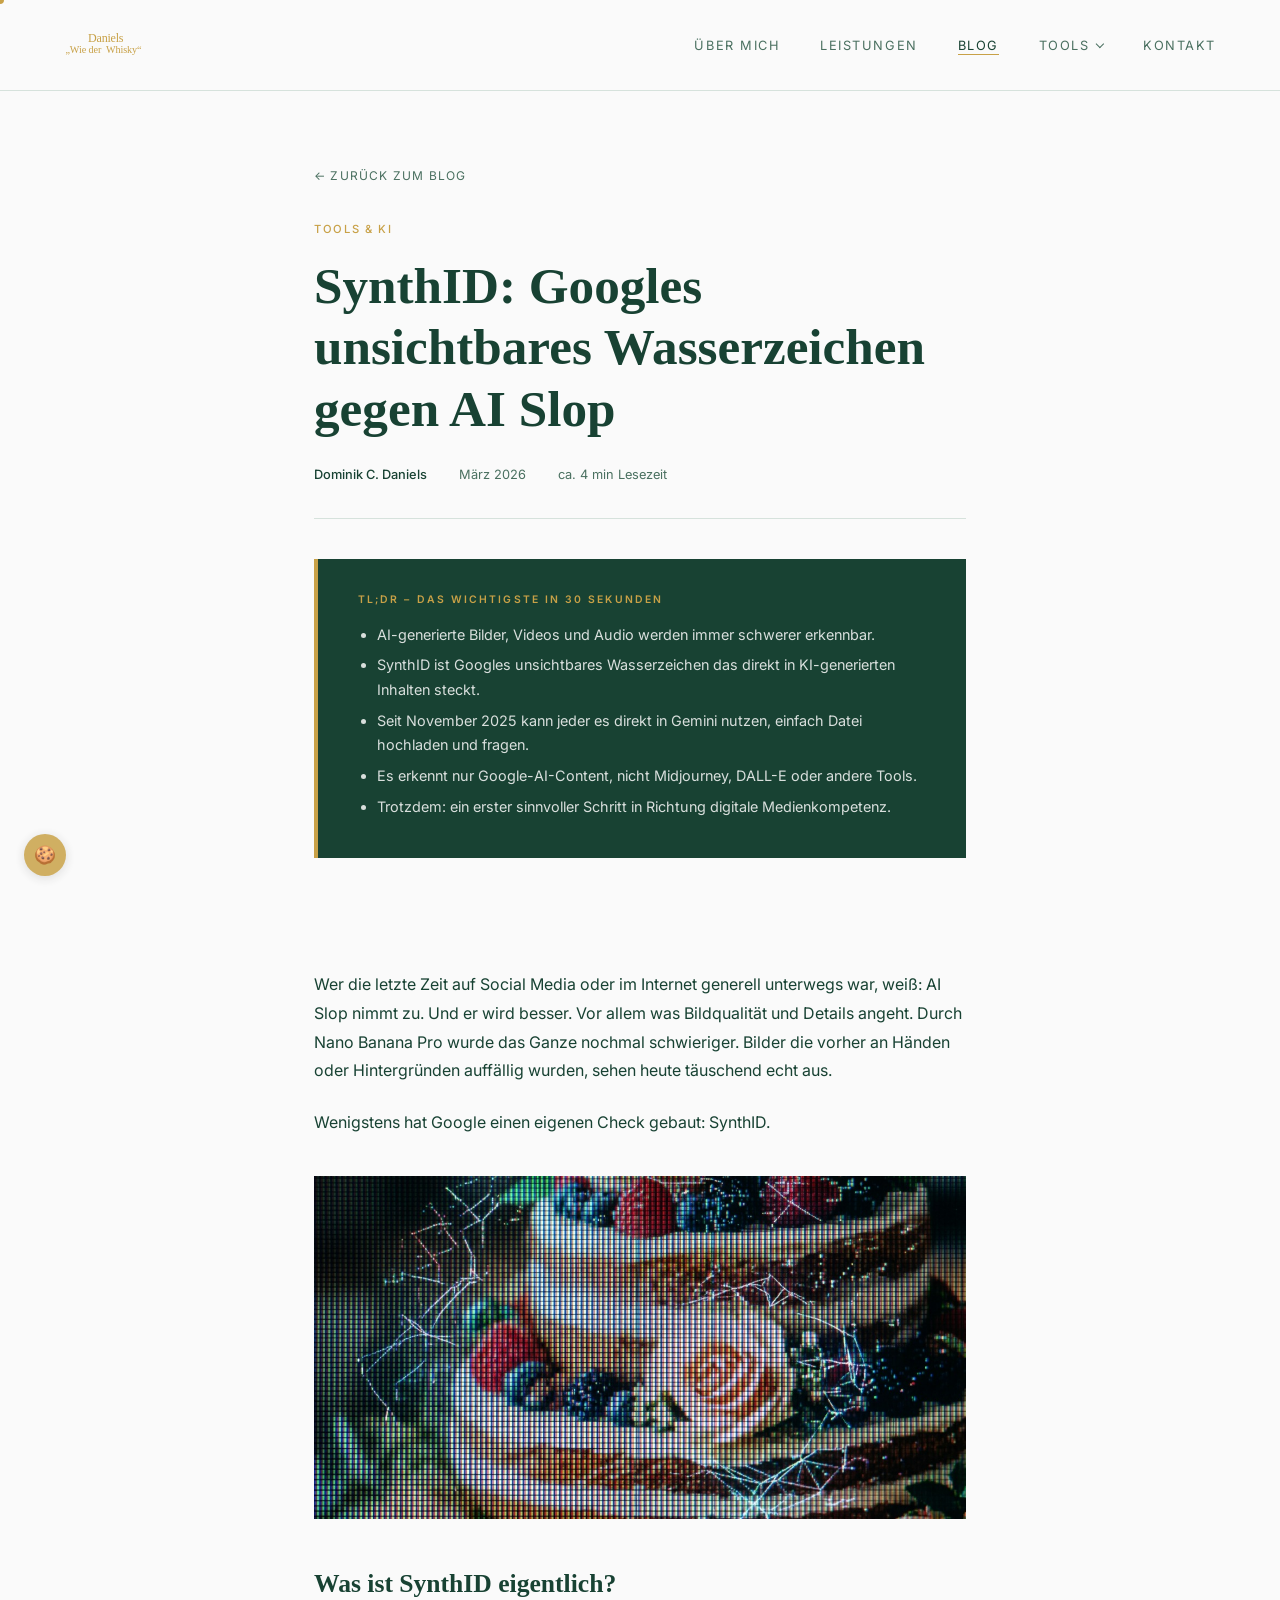
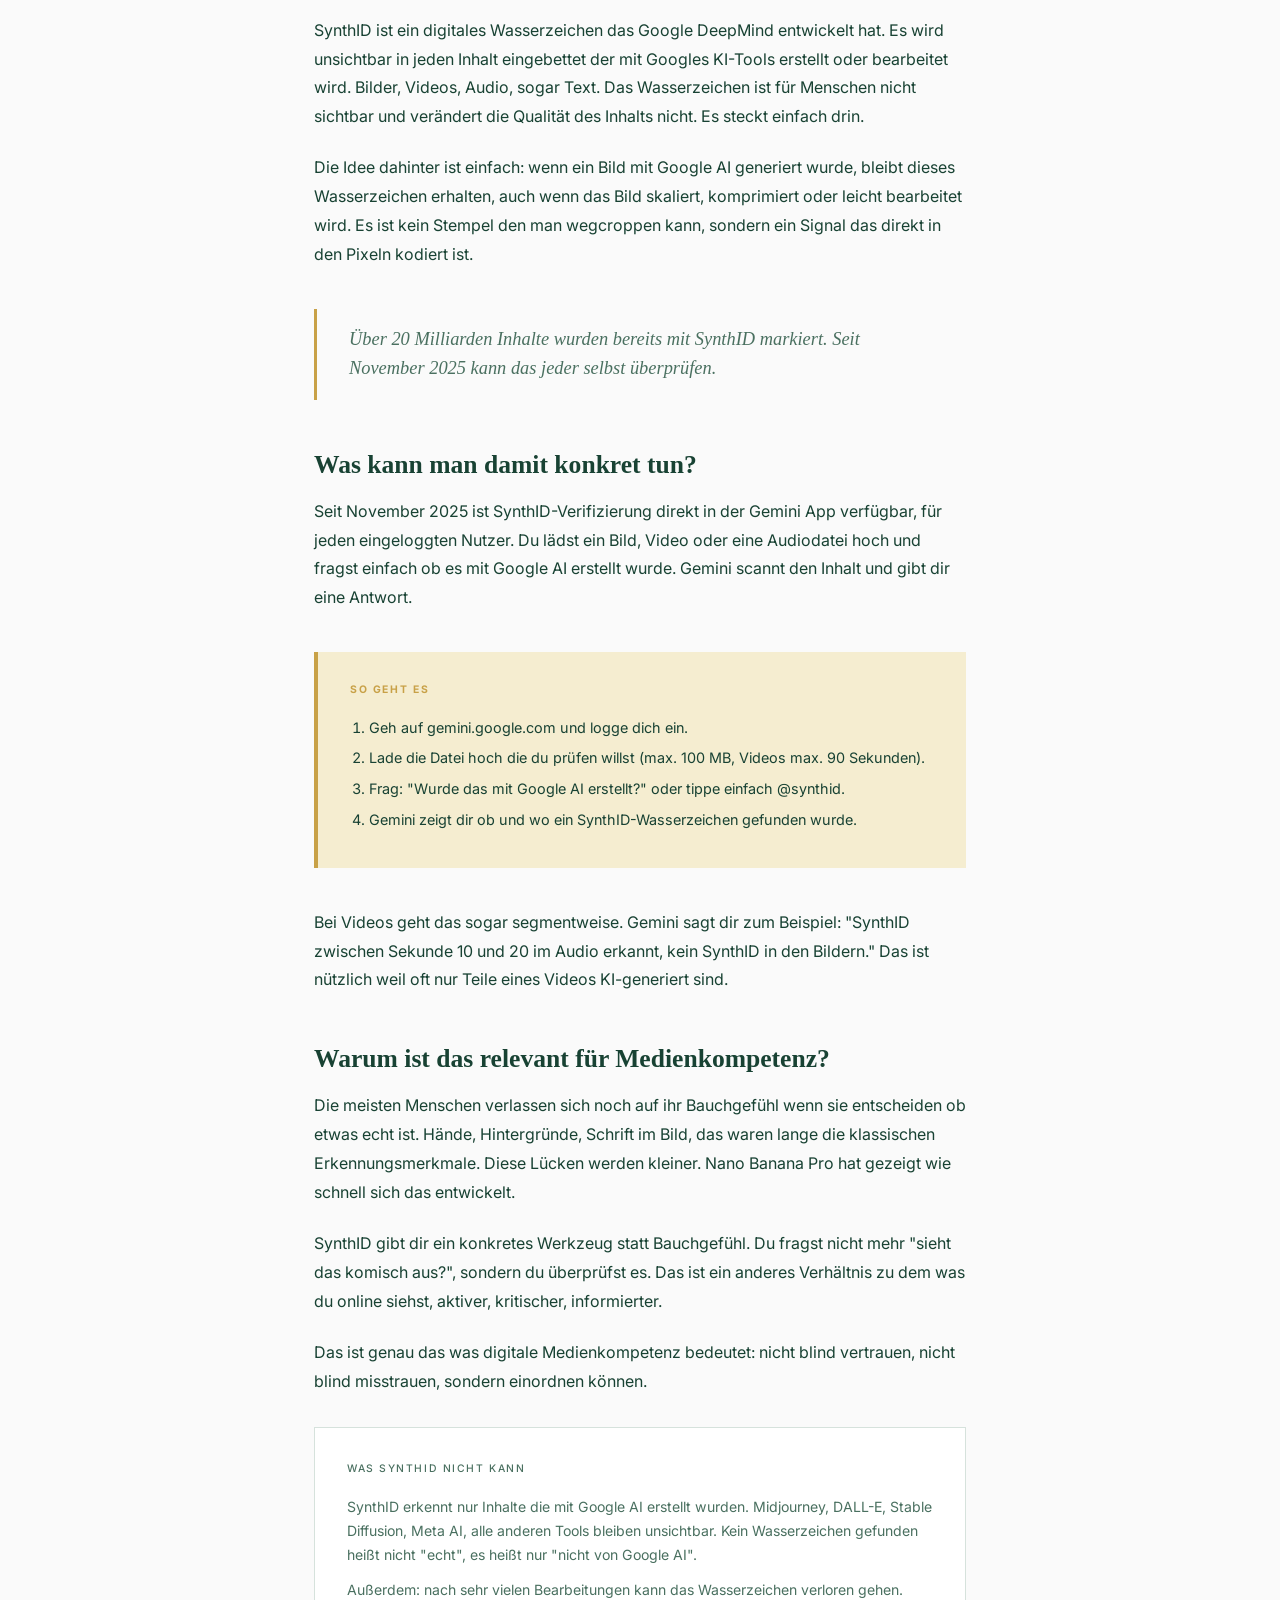
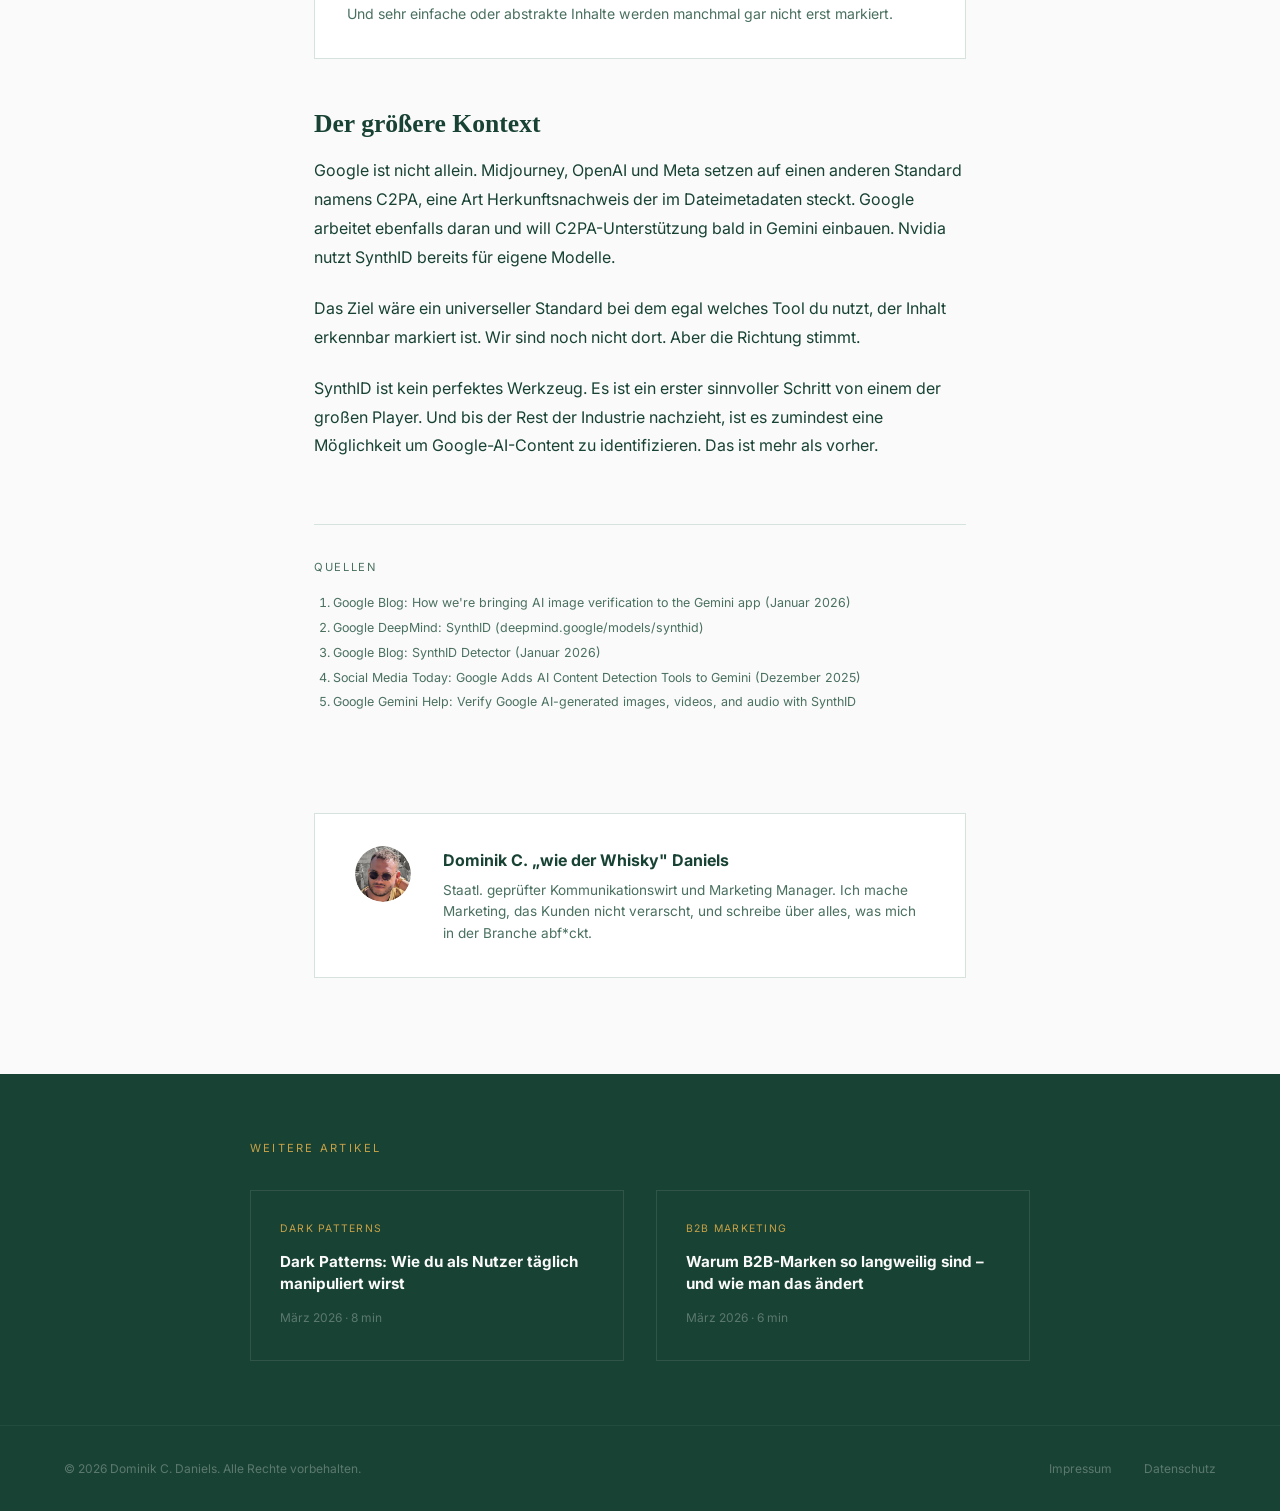
<file: blog/synthid.html>
<!DOCTYPE html>
<html lang="de">
<head>
  <meta charset="UTF-8" />
  <meta name="viewport" content="width=device-width, initial-scale=1.0" />
  <title>SynthID: Googles unsichtbares Wasserzeichen gegen AI Slop – Dominik C. Daniels</title>
  <meta name="description" content="AI-generierte Bilder werden immer besser und schwerer erkennbar. Google hat mit SynthID ein Werkzeug das direkt in Gemini steckt. Was es kann, was es nicht kann, und warum es trotzdem relevant ist." />
  <link rel="canonical" href="https://dominikdaniels.com/blog/synthid.html" />
  <meta property="og:type" content="article" />
  <meta property="og:site_name" content="Dominik C. Daniels" />
  <meta property="og:locale" content="de_DE" />
  <meta property="og:title" content="SynthID: Googles unsichtbares Wasserzeichen gegen AI Slop – Dominik C. Daniels" />
  <meta property="og:description" content="AI-generierte Bilder werden immer besser und schwerer erkennbar. Google hat mit SynthID ein Werkzeug das direkt in Gemini steckt. Was es kann, was es nicht kann, und warum es trotzdem relevant ist." />
  <meta property="og:url" content="https://dominikdaniels.com/blog/synthid.html" />
  <meta property="og:image" content="https://dominikdaniels.com/images/blog/synthid-hero.jpeg" />
  <meta property="og:image:width" content="1200" />
  <meta property="og:image:height" content="630" />
  <meta property="og:image:alt" content="SynthID: Googles unsichtbares Wasserzeichen gegen AI Slop" />
  <meta name="twitter:card" content="summary_large_image" />
  <link rel="icon" href="/favicon.ico" sizes="any" />
  <link rel="icon" type="image/png" sizes="48x48" href="/favicon-48.png" />
  <link rel="apple-touch-icon" href="/apple-touch-icon.png" />

  <script>
    window.dataLayer = window.dataLayer || [];
    function gtag(){dataLayer.push(arguments);}
    gtag('consent', 'default', { 'analytics_storage': 'denied', 'ad_storage': 'denied', 'wait_for_update': 500 });
  </script>

  <link rel="preconnect" href="https://fonts.bunny.net" />
  <link href="https://fonts.bunny.net/css?family=libre-baskerville:400,400i,700|inter:300,400,500,700&display=swap" rel="stylesheet" />

  <style>
    *, *::before, *::after { box-sizing: border-box; margin: 0; padding: 0; }
    :root {
      --cream: #FAFAFA;
      --ink: #184233;
      --ink-light: #4a7060;
      --accent: #C8A147;
      --accent-pale: #F5EDD0;
      --line: #D6E2DC;
      --serif: 'Libre Baskerville', Georgia, serif;
      --sans: 'Inter', 'Helvetica Neue', sans-serif;
    }

    html { scroll-behavior: smooth; }
    body { background: var(--cream); color: var(--ink); font-family: var(--sans); font-size: 1rem; line-height: 1.8; overflow-x: hidden; cursor: none; }

    #cursor {
      position: fixed; top: 0; left: 0; width: 8px; height: 8px;
      background: var(--accent); border-radius: 50%;
      pointer-events: none; z-index: 9999;
      transform: translate(-50%, -50%);
      transition: width 0.2s ease, height 0.2s ease;
    }
    #cursor.hover { width: 40px; height: 40px; opacity: 0.5; }
    a, button { cursor: none; }

    #readProgress {
      position: fixed; top: 0; left: 0; height: 3px;
      background: var(--accent); width: 0%; z-index: 200;
      transition: width 0.1s linear;
    }

    .article-header {
      padding: 10rem 4rem 4rem;
      max-width: 780px; margin: 0 auto;
    }
    .back-link {
      display: inline-flex; align-items: center; gap: 0.5rem;
      font-size: 0.75rem; letter-spacing: 0.1em; text-transform: uppercase;
      text-decoration: none; color: var(--ink-light);
      margin-bottom: 2rem; transition: color 0.2s;
    }
    .back-link:hover { color: var(--accent); }
    .article-tag {
      font-size: 0.7rem; letter-spacing: 0.15em; text-transform: uppercase;
      color: var(--accent); font-weight: 500; display: block; margin-bottom: 1rem;
    }
    .article-title {
      font-family: var(--serif); font-size: clamp(2rem, 4.5vw, 3.2rem);
      font-weight: 700; line-height: 1.2; margin-bottom: 1.5rem;
    }
    .article-meta {
      display: flex; gap: 2rem; align-items: center; flex-wrap: wrap;
      font-size: 0.8rem; color: var(--ink-light);
      padding-bottom: 2rem; border-bottom: 1px solid var(--line);
      margin-bottom: 2.5rem;
    }
    .author { font-weight: 500; color: var(--ink); }

    .tldr {
      background: var(--ink); color: var(--cream);
      padding: 2rem 2.5rem; margin-bottom: 3rem;
      border-left: 4px solid var(--accent);
    }
    .tldr-label {
      font-size: 0.65rem; letter-spacing: 0.2em; text-transform: uppercase;
      color: var(--accent); font-weight: 600; margin-bottom: 0.8rem; display: block;
    }
    .tldr ul { padding-left: 1.2rem; }
    .tldr li { font-size: 0.9rem; line-height: 1.7; margin-bottom: 0.4rem; color: rgba(250,250,250,0.85); }

    .article-body {
      max-width: 780px; margin: 0 auto;
      padding: 0 4rem 6rem;
    }
    .article-body h2 {
      font-family: var(--serif); font-size: 1.6rem; font-weight: 700;
      margin: 3rem 0 1rem; line-height: 1.3;
    }
    .article-body p { margin-bottom: 1.4rem; color: var(--ink); }
    .article-body strong { font-weight: 700; }
    .article-body a { color: var(--accent); text-decoration: underline; text-underline-offset: 3px; }
    .article-body a:hover { color: var(--ink); }

    .pullquote {
      border-left: 3px solid var(--accent);
      padding: 1rem 2rem; margin: 2.5rem 0;
      font-family: var(--serif); font-size: 1.15rem; font-style: italic;
      color: var(--ink-light); line-height: 1.6;
    }

    .article-image {
      width: 100%; margin: 2.5rem 0;
      overflow: hidden; line-height: 0;
    }
    .article-image img {
      width: 100%; height: auto; display: block;
      aspect-ratio: 40 / 21; object-fit: cover;
    }

    .how-to-box {
      background: var(--accent-pale); border-left: 4px solid var(--accent);
      padding: 1.8rem 2rem; margin: 2.5rem 0;
    }
    .how-to-label {
      font-size: 0.65rem; letter-spacing: 0.18em; text-transform: uppercase;
      color: var(--accent); font-weight: 700; margin-bottom: 1rem; display: block;
    }
    .how-to-box ol { padding-left: 1.2rem; }
    .how-to-box li { font-size: 0.9rem; color: var(--ink); line-height: 1.7; margin-bottom: 0.4rem; }

    .limitation-box {
      border: 1px solid var(--line); padding: 2rem; margin: 2rem 0; background: white;
    }
    .limitation-label {
      font-size: 0.65rem; letter-spacing: 0.15em; text-transform: uppercase;
      color: var(--ink-light); margin-bottom: 1rem; display: block; font-weight: 500;
    }
    .limitation-box p { font-size: 0.88rem; color: var(--ink-light); margin: 0; line-height: 1.7; }
    .limitation-box p + p { margin-top: 0.7rem; }

    .sources { margin-top: 4rem; padding-top: 2rem; border-top: 1px solid var(--line); }
    .sources-label { font-size: 0.7rem; letter-spacing: 0.15em; text-transform: uppercase; color: var(--ink-light); margin-bottom: 1rem; display: block; }
    .sources ol { padding-left: 1.2rem; }
    .sources li { font-size: 0.78rem; color: var(--ink-light); margin-bottom: 0.3rem; line-height: 1.6; }

    .author-bio { max-width: 780px; margin: 0 auto; padding: 0 4rem 6rem; }
    .author-bio-inner {
      background: white; border: 1px solid var(--line);
      padding: 2rem 2.5rem; display: flex; gap: 2rem; align-items: flex-start;
    }
    .author-avatar { width: 56px; height: 56px; border-radius: 50%; overflow: hidden; flex-shrink: 0; }
    .author-bio-text h4 { font-weight: 700; margin-bottom: 0.3rem; }
    .author-bio-text p { font-size: 0.85rem; color: var(--ink-light); margin: 0; line-height: 1.6; }

    .next-posts { background: var(--ink); padding: 4rem; }
    .next-posts-label { font-size: 0.7rem; letter-spacing: 0.2em; text-transform: uppercase; color: var(--accent); margin-bottom: 2rem; display: block; }
    .next-grid { display: grid; grid-template-columns: repeat(2, 1fr); gap: 2rem; max-width: 780px; margin: 0 auto; }
    .next-card { border: 1px solid rgba(250,250,250,0.1); padding: 1.8rem; transition: border-color 0.2s; }
    .next-card:hover { border-color: var(--accent); }
    .next-tag { font-size: 0.65rem; letter-spacing: 0.12em; text-transform: uppercase; color: var(--accent); margin-bottom: 0.8rem; display: block; }
    .next-title { font-weight: 700; font-size: 0.95rem; color: var(--cream); margin-bottom: 0.5rem; line-height: 1.4; }
    .next-title a { text-decoration: none; color: inherit; }
    .next-title a:hover { color: var(--accent); }
    .next-meta { font-size: 0.75rem; color: rgba(250,250,250,0.3); }

    footer { background: var(--ink); padding: 2rem 4rem; display: flex; justify-content: space-between; align-items: center; border-top: 1px solid rgba(250,250,250,0.05); }
    .footer-copy { font-size: 0.75rem; color: rgba(250,250,250,0.3); }
    .footer-links { display: flex; gap: 2rem; }
    .footer-links a { font-size: 0.75rem; color: rgba(250,250,250,0.3); text-decoration: none; transition: color 0.2s; }
    .footer-links a:hover { color: var(--accent); }

    @media (max-width: 900px) {
      .article-header, .article-body, .author-bio { padding-left: 1.5rem; padding-right: 1.5rem; }
      .next-posts { padding: 2.5rem 1.5rem; }
      .next-grid { grid-template-columns: 1fr; }
      footer { flex-direction: column; gap: 1rem; padding: 1.5rem; text-align: center; }
    }
  </style>
  <link rel="stylesheet" href="../assets/nav.css" />
  <script src="../assets/nav.js" defer></script>
</head>
<body>

<div id="cursor"></div>
<div id="readProgress"></div>

<nav class="site-nav" id="navbar" aria-label="Hauptnavigation">
    <a class="nav-logo" href="../index.html"><img src="../images/logo.svg" alt="Dominik C. Daniels – Startseite"></a>
    <ul class="nav-links" id="navLinks">
      <li><a href="../index.html#about">Über mich</a></li>
      <li><a href="../leistungen.html">Leistungen</a></li>
      <li><a href="../blog.html" class="active" aria-current="page">Blog</a></li>
      <li class="nav-sub">
        <button type="button" class="nav-sub-toggle" aria-expanded="false" aria-controls="navTools">Tools</button>
        <ul class="nav-sub-menu" id="navTools">
          <li><a href="../kpi-rechner.html">Marketing-Rechner<small>ROAS, ROI, CAC und mehr berechnen</small></a></li>
        </ul>
      </li>
      <li><a href="../index.html#contact">Kontakt</a></li>
    </ul>
    <button class="hamburger" id="hamburger" type="button" aria-label="Menü öffnen" aria-expanded="false" aria-controls="navLinks"><span></span><span></span><span></span></button>
  </nav>

<header class="article-header">
  <a class="back-link" href="../blog.html">← Zurück zum Blog</a>
  <span class="article-tag">Tools & KI</span>
  <h1 class="article-title">SynthID: Googles unsichtbares Wasserzeichen gegen AI Slop</h1>
  <div class="article-meta">
    <span class="author">Dominik C. Daniels</span>
    <span>März 2026</span>
    <span>ca. 4 min Lesezeit</span>
  </div>

  <div class="tldr">
    <span class="tldr-label">TL;DR – Das Wichtigste in 30 Sekunden</span>
    <ul>
      <li>AI-generierte Bilder, Videos und Audio werden immer schwerer erkennbar.</li>
      <li>SynthID ist Googles unsichtbares Wasserzeichen das direkt in KI-generierten Inhalten steckt.</li>
      <li>Seit November 2025 kann jeder es direkt in Gemini nutzen, einfach Datei hochladen und fragen.</li>
      <li>Es erkennt nur Google-AI-Content, nicht Midjourney, DALL-E oder andere Tools.</li>
      <li>Trotzdem: ein erster sinnvoller Schritt in Richtung digitale Medienkompetenz.</li>
    </ul>
  </div>
</header>

<article class="article-body">

  <p>Wer die letzte Zeit auf Social Media oder im Internet generell unterwegs war, weiß: AI Slop nimmt zu. Und er wird besser. Vor allem was Bildqualität und Details angeht. Durch Nano Banana Pro wurde das Ganze nochmal schwieriger. Bilder die vorher an Händen oder Hintergründen auffällig wurden, sehen heute täuschend echt aus.</p>

  <p>Wenigstens hat Google einen eigenen Check gebaut: SynthID.</p>

  <div class="article-image">
    <img src="../images/blog/synthid-hero.jpeg" alt="Digitales Wasserzeichen visualisiert in einem abstrakten Bild" style="width:100%; height:auto; display:block; aspect-ratio:40/21; object-fit:cover;" />
  </div>

  <h2>Was ist SynthID eigentlich?</h2>

  <p>SynthID ist ein digitales Wasserzeichen das Google DeepMind entwickelt hat. Es wird unsichtbar in jeden Inhalt eingebettet der mit Googles KI-Tools erstellt oder bearbeitet wird. Bilder, Videos, Audio, sogar Text. Das Wasserzeichen ist für Menschen nicht sichtbar und verändert die Qualität des Inhalts nicht. Es steckt einfach drin.</p>

  <p>Die Idee dahinter ist einfach: wenn ein Bild mit Google AI generiert wurde, bleibt dieses Wasserzeichen erhalten, auch wenn das Bild skaliert, komprimiert oder leicht bearbeitet wird. Es ist kein Stempel den man wegcroppen kann, sondern ein Signal das direkt in den Pixeln kodiert ist.</p>

  <div class="pullquote">
    Über 20 Milliarden Inhalte wurden bereits mit SynthID markiert. Seit November 2025 kann das jeder selbst überprüfen.
  </div>

  <h2>Was kann man damit konkret tun?</h2>

  <p>Seit November 2025 ist SynthID-Verifizierung direkt in der Gemini App verfügbar, für jeden eingeloggten Nutzer. Du lädst ein Bild, Video oder eine Audiodatei hoch und fragst einfach ob es mit Google AI erstellt wurde. Gemini scannt den Inhalt und gibt dir eine Antwort.</p>

  <div class="how-to-box">
    <span class="how-to-label">So geht es</span>
    <ol>
      <li>Geh auf gemini.google.com und logge dich ein.</li>
      <li>Lade die Datei hoch die du prüfen willst (max. 100 MB, Videos max. 90 Sekunden).</li>
      <li>Frag: "Wurde das mit Google AI erstellt?" oder tippe einfach @synthid.</li>
      <li>Gemini zeigt dir ob und wo ein SynthID-Wasserzeichen gefunden wurde.</li>
    </ol>
  </div>

  <p>Bei Videos geht das sogar segmentweise. Gemini sagt dir zum Beispiel: "SynthID zwischen Sekunde 10 und 20 im Audio erkannt, kein SynthID in den Bildern." Das ist nützlich weil oft nur Teile eines Videos KI-generiert sind.</p>

  <h2>Warum ist das relevant für Medienkompetenz?</h2>

  <p>Die meisten Menschen verlassen sich noch auf ihr Bauchgefühl wenn sie entscheiden ob etwas echt ist. Hände, Hintergründe, Schrift im Bild, das waren lange die klassischen Erkennungsmerkmale. Diese Lücken werden kleiner. Nano Banana Pro hat gezeigt wie schnell sich das entwickelt.</p>

  <p>SynthID gibt dir ein konkretes Werkzeug statt Bauchgefühl. Du fragst nicht mehr "sieht das komisch aus?", sondern du überprüfst es. Das ist ein anderes Verhältnis zu dem was du online siehst, aktiver, kritischer, informierter.</p>

  <p>Das ist genau das was digitale Medienkompetenz bedeutet: nicht blind vertrauen, nicht blind misstrauen, sondern einordnen können.</p>

  <div class="limitation-box">
    <span class="limitation-label">Was SynthID nicht kann</span>
    <p>SynthID erkennt nur Inhalte die mit Google AI erstellt wurden. Midjourney, DALL-E, Stable Diffusion, Meta AI, alle anderen Tools bleiben unsichtbar. Kein Wasserzeichen gefunden heißt nicht "echt", es heißt nur "nicht von Google AI".</p>
    <p>Außerdem: nach sehr vielen Bearbeitungen kann das Wasserzeichen verloren gehen. Und sehr einfache oder abstrakte Inhalte werden manchmal gar nicht erst markiert.</p>
  </div>

  <h2>Der größere Kontext</h2>

  <p>Google ist nicht allein. Midjourney, OpenAI und Meta setzen auf einen anderen Standard namens C2PA, eine Art Herkunftsnachweis der im Dateimetadaten steckt. Google arbeitet ebenfalls daran und will C2PA-Unterstützung bald in Gemini einbauen. Nvidia nutzt SynthID bereits für eigene Modelle.</p>

  <p>Das Ziel wäre ein universeller Standard bei dem egal welches Tool du nutzt, der Inhalt erkennbar markiert ist. Wir sind noch nicht dort. Aber die Richtung stimmt.</p>

  <p>SynthID ist kein perfektes Werkzeug. Es ist ein erster sinnvoller Schritt von einem der großen Player. Und bis der Rest der Industrie nachzieht, ist es zumindest eine Möglichkeit um Google-AI-Content zu identifizieren. Das ist mehr als vorher.</p>

  <div class="sources">
    <span class="sources-label">Quellen</span>
    <ol>
      <li>Google Blog: How we're bringing AI image verification to the Gemini app (Januar 2026)</li>
      <li>Google DeepMind: SynthID (deepmind.google/models/synthid)</li>
      <li>Google Blog: SynthID Detector (Januar 2026)</li>
      <li>Social Media Today: Google Adds AI Content Detection Tools to Gemini (Dezember 2025)</li>
      <li>Google Gemini Help: Verify Google AI-generated images, videos, and audio with SynthID</li>
    </ol>
  </div>

</article>

<div class="author-bio">
  <div class="author-bio-inner">
    <div class="author-avatar">
      <img src="../images/profil.jpg" alt="Dominik C. Daniels" style="width:56px;height:56px;border-radius:50%;object-fit:cover;">
    </div>
    <div class="author-bio-text">
      <h4>Dominik C. „wie der Whisky" Daniels</h4>
      <p>Staatl. geprüfter Kommunikationswirt und Marketing Manager. Ich mache Marketing, das Kunden nicht verarscht, und schreibe über alles, was mich in der Branche abf*ckt.</p>
    </div>
  </div>
</div>

<div class="next-posts">
  <div style="max-width:780px; margin:0 auto;">
    <span class="next-posts-label">Weitere Artikel</span>
    <div class="next-grid">
      <div class="next-card">
        <span class="next-tag">Dark Patterns</span>
        <p class="next-title"><a href="dark-patterns.html">Dark Patterns: Wie du als Nutzer täglich manipuliert wirst</a></p>
        <span class="next-meta">März 2026 · 8 min</span>
      </div>
      <div class="next-card">
        <span class="next-tag">B2B Marketing</span>
        <p class="next-title"><a href="b2b-langweilig.html">Warum B2B-Marken so langweilig sind – und wie man das ändert</a></p>
        <span class="next-meta">März 2026 · 6 min</span>
      </div>
    </div>
  </div>
</div>

<footer>
  <span class="footer-copy">© 2026 Dominik C. Daniels. Alle Rechte vorbehalten.</span>
  <div class="footer-links">
    <a href="../impressum.html">Impressum</a>
    <a href="../datenschutz.html">Datenschutz</a>
  </div>
</footer>

<script>
  const cursor = document.getElementById('cursor');
  document.addEventListener('mousemove', e => {
    cursor.style.left = e.clientX + 'px';
    cursor.style.top  = e.clientY + 'px';
  });
  document.querySelectorAll('a, button').forEach(el => {
    el.addEventListener('mouseenter', () => cursor.classList.add('hover'));
    el.addEventListener('mouseleave', () => cursor.classList.remove('hover'));
  });
  window.addEventListener('scroll', () => {
    const doc = document.documentElement;
    document.getElementById('readProgress').style.width = (doc.scrollTop / (doc.scrollHeight - doc.clientHeight) * 100) + '%';
  });
</script>

<!-- KLARO Cookie Manager -->
<script>
  var klaroConfig = {
    version: 1, elementID: 'klaro',
    styling: { theme: ['light', 'bottom', 'wide'] },
    noAutoLoad: false, htmlTexts: true, embedded: false,
    groupByPurpose: true, storageMethod: 'localStorage',
    cookieName: 'klaro', cookieExpiresAfterDays: 365,
    default: false, mustConsent: false, acceptAll: true,
    hideDeclineAll: false, hideLearnMore: false,
    noticeAsModal: false, showNoticeTitle: true,
    showCloseButton: true, lang: 'de',
    translations: {
      de: {
        privacyPolicyUrl: '/datenschutz.html',
        consentmodal: { title: 'Cookies & Datenschutz', description: 'Ich nutze einige externe Dienste um diese Website zu betreiben und zu verbessern. Du entscheidest selbst welche du aktivierst.' },
        consentNotice: { description: 'Ich nutze Cookies und externe Dienste. Du kannst selbst entscheiden welche du erlaubst. {purposes}', learnMore: 'Einstellungen' },
        acceptAll: 'Alle akzeptieren', acceptSelected: 'Auswahl speichern',
        decline: 'Ablehnen', close: 'Schließen', ok: 'OK',
        purposes: { analytics: 'Analyse', marketing: 'Marketing' },
      }
    },
    services: [
      {
        name: 'google-tag-manager', title: 'Google Analytics 4 (über Google Tag Manager)', purposes: ['analytics'], required: false,
        onAccept: `gtag('consent','update',{'analytics_storage':'granted','ad_storage':'denied'});(function(w,d,s,l,i){w[l]=w[l]||[];w[l].push({'gtm.start':new Date().getTime(),event:'gtm.js'});var f=d.getElementsByTagName(s)[0],j=d.createElement(s),dl=l!='dataLayer'?'&l='+l:'';j.async=true;j.src='https://www.googletagmanager.com/gtm.js?id='+i+dl;f.parentNode.insertBefore(j,f);})(window,document,'script','dataLayer','GTM-TT2MLMR5');`,
        onDecline: `gtag('consent','update',{'analytics_storage':'denied','ad_storage':'denied'});`,
        translations: { de: { description: 'Anonymisierte Auswertung der Seitenaufrufe und Kontaktanfragen mit Google Analytics 4. Wird über den Google Tag Manager geladen. Keine Werbe-Cookies.' } }
      }
    ]
  };
</script>
<style>
  .klaro .cookie-notice, .klaro .cookie-modal .cm-modal { background: #C8A147 !important; color: #184233 !important; }
  .klaro .cookie-notice .cn-title, .klaro .cookie-modal .cm-modal .cm-header h1, .klaro .cookie-modal .cm-modal .cm-header h2 { color: #184233 !important; }
  .klaro .cookie-notice p, .klaro .cookie-modal p, .klaro .cookie-modal .cm-list-label, .klaro .cookie-modal .cm-list-description { color: #184233 !important; }
  .klaro .cookie-notice .cn-btn.cm-btn-success, .klaro .cookie-modal .cm-btn.cm-btn-success { background: #184233 !important; color: #FAFAFA !important; border: none !important; }
  .klaro .cookie-notice .cn-btn, .klaro .cookie-modal .cm-btn { background: transparent !important; border: 1px solid #184233 !important; color: #184233 !important; }
  .klaro .cookie-notice .cn-btn:hover, .klaro .cookie-modal .cm-btn:hover { opacity: 0.75 !important; }
  .klaro .cookie-notice a, .klaro .cookie-modal a { color: #184233 !important; text-decoration: underline !important; }
  .klaro .cookie-modal .cm-toggle-all .slider, .klaro .cookie-modal .cm-list-input:checked + .cm-list-label .slider { background: #184233 !important; }
  .klaro .cookie-modal .cm-modal .cm-header, .klaro .cookie-modal .cm-modal .cm-footer { background: #b8922e !important; border-color: rgba(24,66,51,0.2) !important; }
  </style>
<script defer src="https://cdn.kiprotect.com/klaro/v0.7/klaro.js"></script>
<button id="cookieSettingsBtn" onclick="klaro.show()" title="Cookie-Einstellungen">🍪</button>
<style>
  #cookieSettingsBtn { position: fixed; bottom: 1.5rem; left: 1.5rem; width: 42px; height: 42px; border-radius: 50%; background: #C8A147; border: none; font-size: 1.1rem; cursor: none; box-shadow: 0 2px 12px rgba(0,0,0,0.15); z-index: 998; transition: transform 0.2s, opacity 0.2s; opacity: 0.85; }
  #cookieSettingsBtn:hover { transform: scale(1.1); opacity: 1; }
  </style>

</body>
</html>
</file>
<file: assets/nav.css>
/* ==========================================================
   Gemeinsame Navigation – dominikdaniels.com
   Wird von allen Seiten geladen. Änderungen hier wirken überall.
   Farben kommen aus den CSS-Variablen der jeweiligen Seite.
   ========================================================== */

.site-nav {
  position: fixed; top: 0; left: 0; right: 0; z-index: 100;
  display: flex; justify-content: space-between; align-items: center;
  padding: 1.8rem 4rem;
  border-bottom: 1px solid var(--line, #D6E2DC);
  transition: padding 0.4s, border-color 0.4s;
}
/* Hintergrund und Weichzeichner liegen auf einer eigenen Ebene.
   Direkt auf der Leiste würde backdrop-filter das mobile Vollbild-Menü einsperren. */
.site-nav::before {
  content: ''; position: absolute; inset: 0; z-index: -1; pointer-events: none;
  background: rgba(250,250,250,0.95);
  -webkit-backdrop-filter: blur(8px); backdrop-filter: blur(8px);
  transition: opacity 0.4s;
}

/* Startseite: transparent bis gescrollt wird */
.site-nav.nav--hero { border-bottom-color: transparent; }
.site-nav.nav--hero::before { opacity: 0; }
.site-nav.nav--hero.scrolled { border-bottom-color: var(--line, #D6E2DC); padding: 1.2rem 4rem; }
.site-nav.nav--hero.scrolled::before { opacity: 1; }

.site-nav .nav-logo { display: block; text-decoration: none; line-height: 0; }
.site-nav .nav-logo img { height: 32px; width: auto; display: block; }

.site-nav .nav-links { display: flex; align-items: center; gap: 2.5rem; list-style: none; margin: 0; padding: 0; }

.site-nav .nav-links a,
.site-nav .nav-sub-toggle {
  text-decoration: none; color: var(--ink-light, #4a7060);
  font-family: inherit; font-size: 0.8rem; font-weight: 400;
  letter-spacing: 0.12em; text-transform: uppercase;
  position: relative; transition: color 0.2s;
}
.site-nav .nav-links a::after {
  content: ''; position: absolute; bottom: -2px; left: 0;
  width: 0; height: 1px; background: var(--accent, #C8A147); transition: width 0.3s ease;
}
.site-nav .nav-links a:hover,
.site-nav .nav-sub-toggle:hover,
.site-nav .nav-links a.active,
.site-nav .nav-sub-toggle.active { color: var(--ink, #184233); }
.site-nav .nav-links a:hover::after,
.site-nav .nav-links a.active::after { width: 100%; }

/* ---------- Untermenü „Tools“ ---------- */
.site-nav .nav-sub { position: relative; }
.site-nav .nav-sub-toggle {
  appearance: none; -webkit-appearance: none; background: none; border: 0; padding: 0; margin: 0;
  display: inline-flex; align-items: center; gap: 0.5rem; cursor: inherit;
}
.site-nav .nav-sub-toggle::after {
  content: ''; width: 0.36rem; height: 0.36rem;
  border-right: 1px solid currentColor; border-bottom: 1px solid currentColor;
  transform: translateY(-2px) rotate(45deg); transition: transform 0.25s ease;
}
.site-nav .nav-sub.open .nav-sub-toggle::after { transform: translateY(1px) rotate(-135deg); }

.site-nav .nav-sub-menu {
  position: absolute; top: calc(100% + 1.2rem); left: 50%;
  min-width: 15.5rem; list-style: none; margin: 0; padding: 0.45rem 0;
  background: #ffffff;
  border: 1px solid var(--line, #D6E2DC); border-top: 2px solid var(--accent, #C8A147);
  box-shadow: 0 14px 36px rgba(24,66,51,0.09);
  opacity: 0; visibility: hidden; transform: translate(-50%, 6px);
  transition: opacity 0.2s ease, transform 0.2s ease, visibility 0.2s;
}
/* unsichtbare Brücke, damit das Menü beim Hinüberfahren offen bleibt */
.site-nav .nav-sub-menu::before { content: ''; position: absolute; left: 0; right: 0; top: -1.4rem; height: 1.4rem; }
.site-nav .nav-sub:hover .nav-sub-menu,
.site-nav .nav-sub.open .nav-sub-menu { opacity: 1; visibility: visible; transform: translate(-50%, 0); }

.site-nav .nav-links .nav-sub-menu a {
  display: flex; flex-direction: column; gap: 0.15rem;
  padding: 0.8rem 1.3rem;
  font-size: 0.92rem; letter-spacing: 0; text-transform: none; font-weight: 500;
  color: var(--ink, #184233); white-space: nowrap;
}
.site-nav .nav-links .nav-sub-menu a::after { display: none; }
.site-nav .nav-links .nav-sub-menu a small {
  font-size: 0.72rem; font-weight: 400; letter-spacing: 0.02em; color: var(--ink-light, #4a7060);
}
.site-nav .nav-links .nav-sub-menu a:hover,
.site-nav .nav-links .nav-sub-menu a.active { background: var(--accent-pale, #F5EDD0); }

/* ---------- Hamburger ---------- */
.site-nav .hamburger { display: none; }

@media (max-width: 900px) {
  .site-nav { padding: 1.5rem 2rem; }
  .site-nav.nav--hero.scrolled { padding: 1rem 2rem; }

  .site-nav .nav-links {
    display: none; flex-direction: column; align-items: stretch; gap: 0;
    position: fixed; top: 0; left: 0; right: 0; bottom: 0;
    background: var(--ink, #184233); z-index: 99;
    justify-content: center; overflow-y: auto;
  }
  .site-nav .nav-links.open { display: flex; }
  .site-nav .nav-links > li { border-bottom: 1px solid rgba(250,250,250,0.08); width: 100%; text-align: center; }
  .site-nav .nav-links a {
    display: block; padding: 1.5rem 2rem;
    font-size: 1rem; letter-spacing: 0.15em; color: var(--cream, #FAFAFA);
  }
  .site-nav .nav-links a:hover,
  .site-nav .nav-links a.active { color: var(--accent, #C8A147); }
  .site-nav .nav-links a::after { display: none; }

  /* Untermenü mobil: Einträge erscheinen als normale Menüpunkte */
  .site-nav .nav-sub-toggle { display: none; }
  .site-nav .nav-sub-menu {
    position: static; transform: none; opacity: 1; visibility: visible;
    min-width: 0; padding: 0; background: none; border: 0; box-shadow: none;
  }
  .site-nav .nav-sub-menu::before { display: none; }
  .site-nav .nav-links .nav-sub-menu a {
    display: block; padding: 1.5rem 2rem;
    font-size: 1rem; font-weight: 400; letter-spacing: 0.15em; text-transform: uppercase;
    color: var(--cream, #FAFAFA);
  }
  .site-nav .nav-links .nav-sub-menu a small { display: none; }
  .site-nav .nav-links .nav-sub-menu a:hover,
  .site-nav .nav-links .nav-sub-menu a.active { background: none; color: var(--accent, #C8A147); }

  .site-nav .hamburger {
    display: flex; flex-direction: column; justify-content: space-between;
    width: 24px; height: 16px; padding: 0; background: none; border: none;
    position: relative; z-index: 100; cursor: inherit;
  }
  .site-nav .hamburger span {
    display: block; height: 2px; background: var(--ink, #184233);
    transition: transform 0.3s ease, opacity 0.3s ease, background 0.3s; transform-origin: center;
  }
  .site-nav .hamburger.open span:nth-child(1) { transform: translateY(7px) rotate(45deg); background: var(--accent, #C8A147); }
  .site-nav .hamburger.open span:nth-child(2) { opacity: 0; }
  .site-nav .hamburger.open span:nth-child(3) { transform: translateY(-7px) rotate(-45deg); background: var(--accent, #C8A147); }
}

.site-nav .nav-sub-toggle:focus-visible,
.site-nav .hamburger:focus-visible,
.site-nav .nav-links a:focus-visible,
.site-nav .nav-logo:focus-visible { outline: 2px solid var(--accent, #C8A147); outline-offset: 4px; }

@media (prefers-reduced-motion: reduce) {
  .site-nav, .site-nav *, .site-nav *::before, .site-nav *::after { transition: none !important; }
}
</file>
